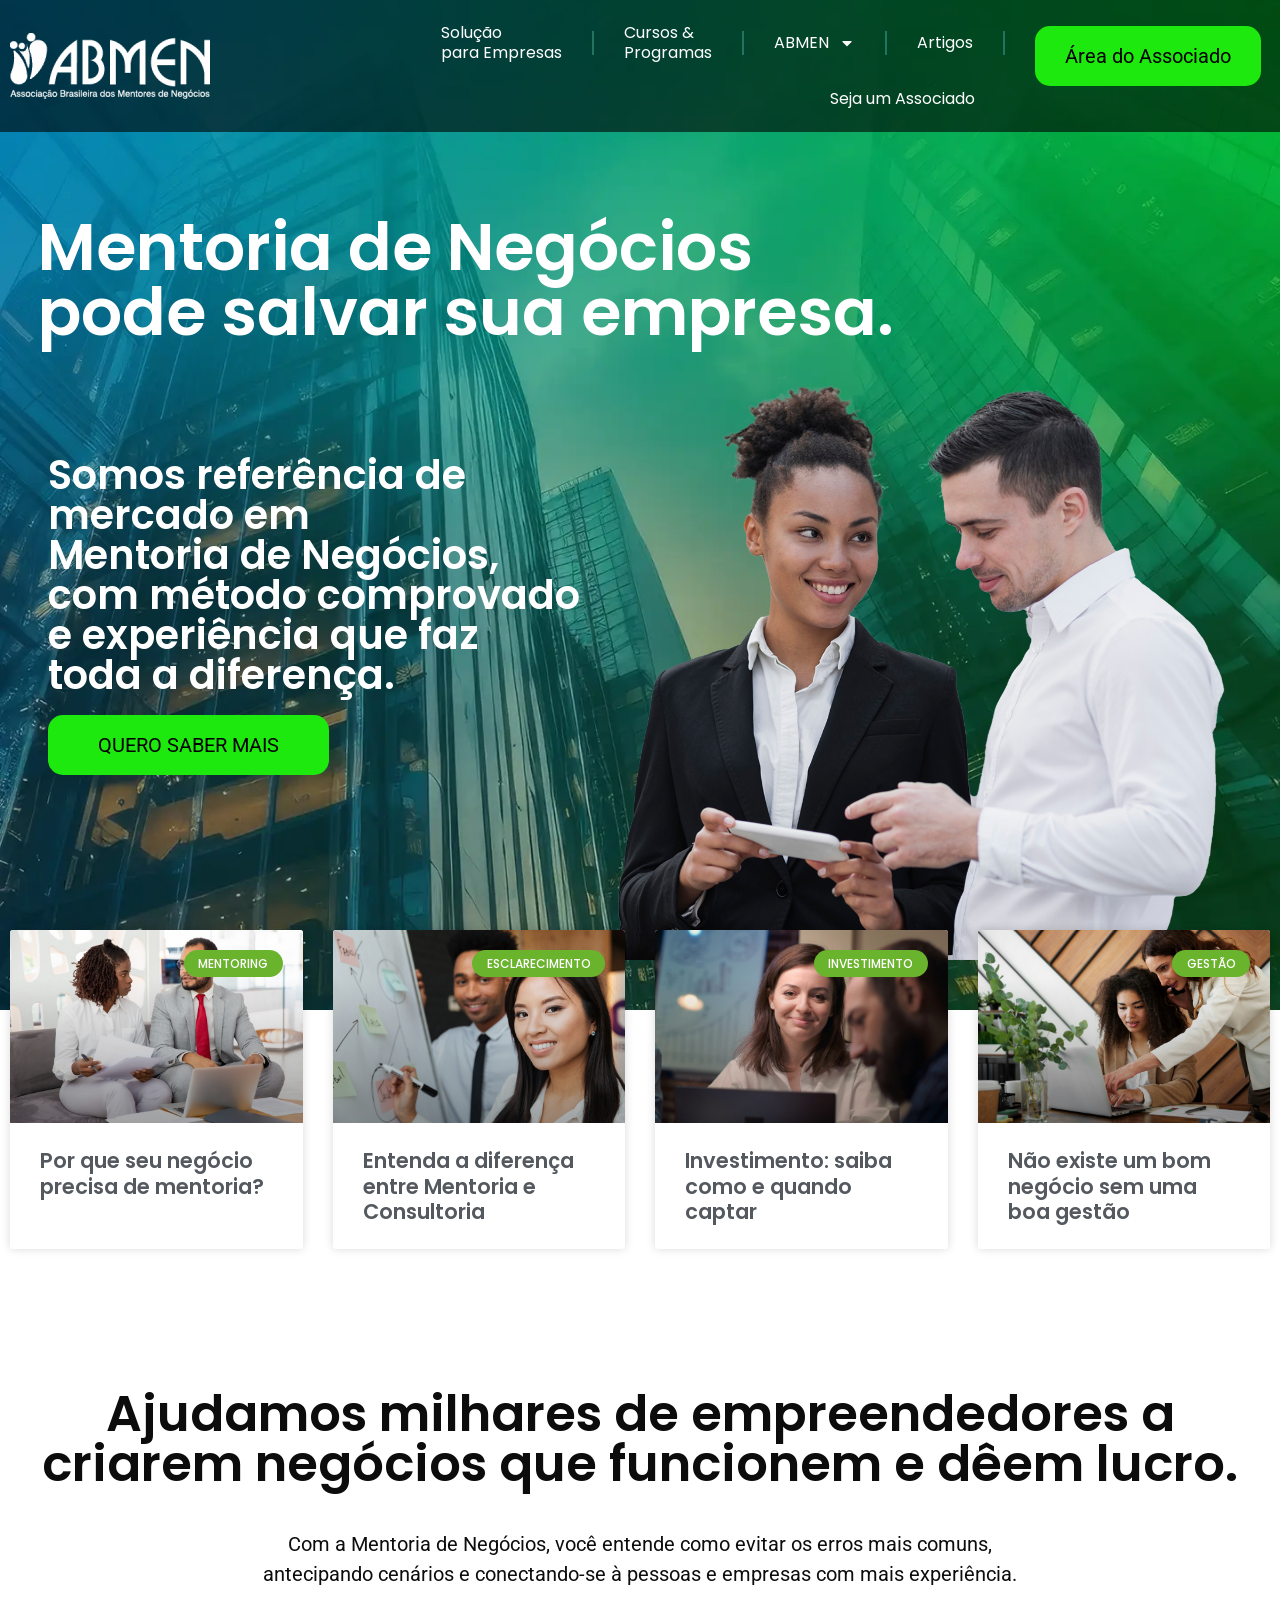
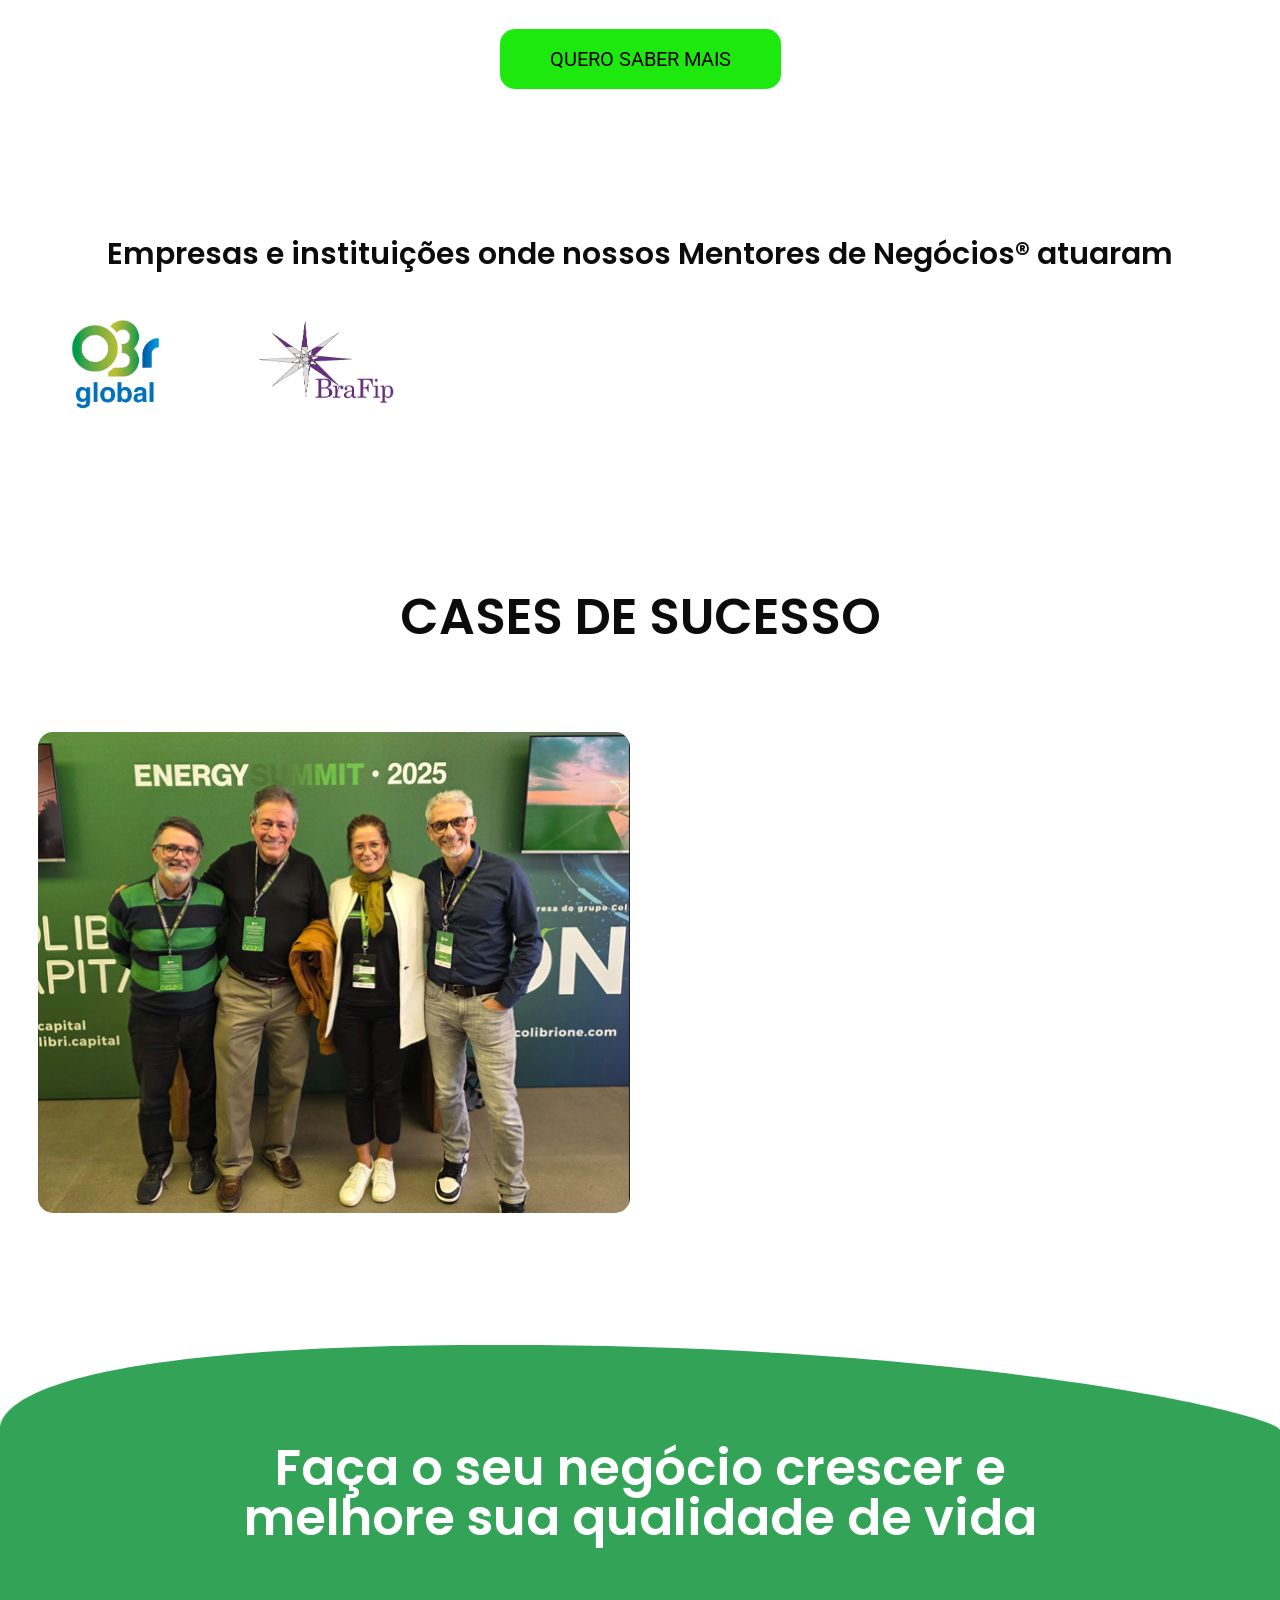
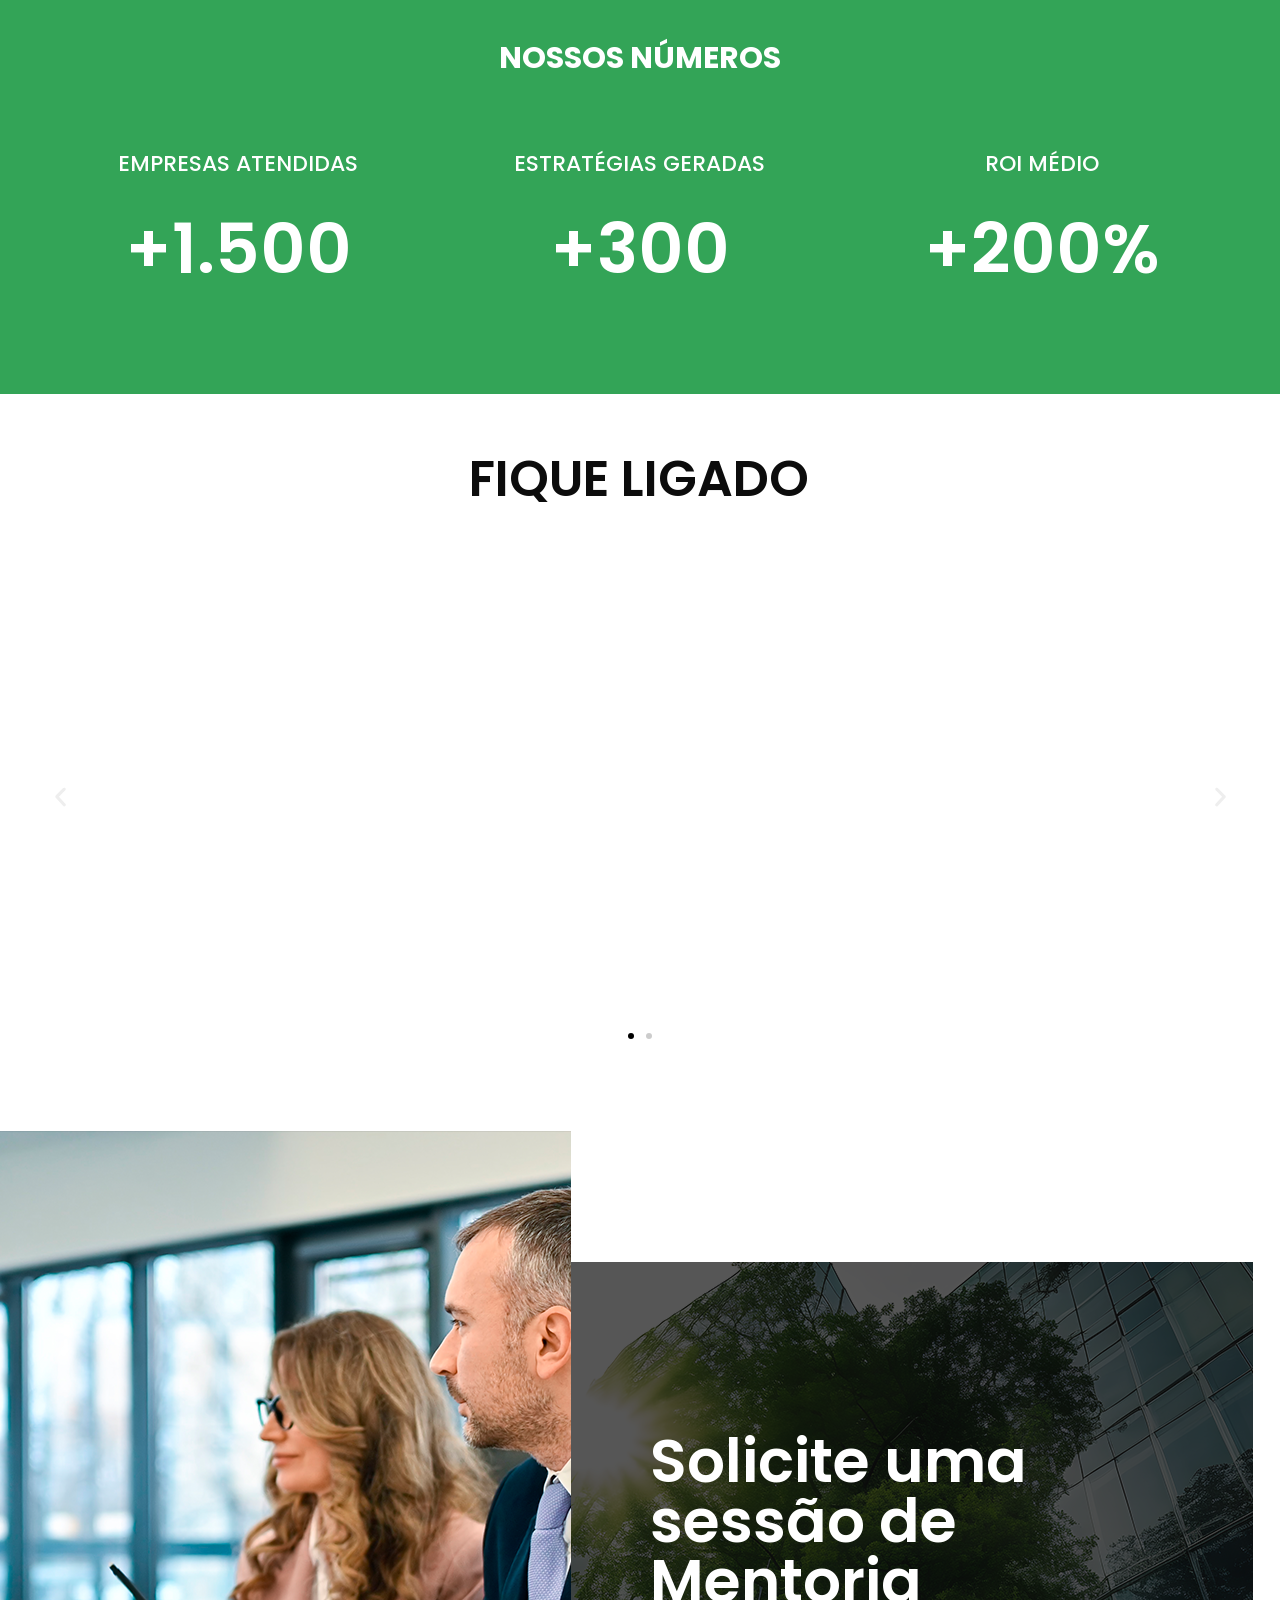
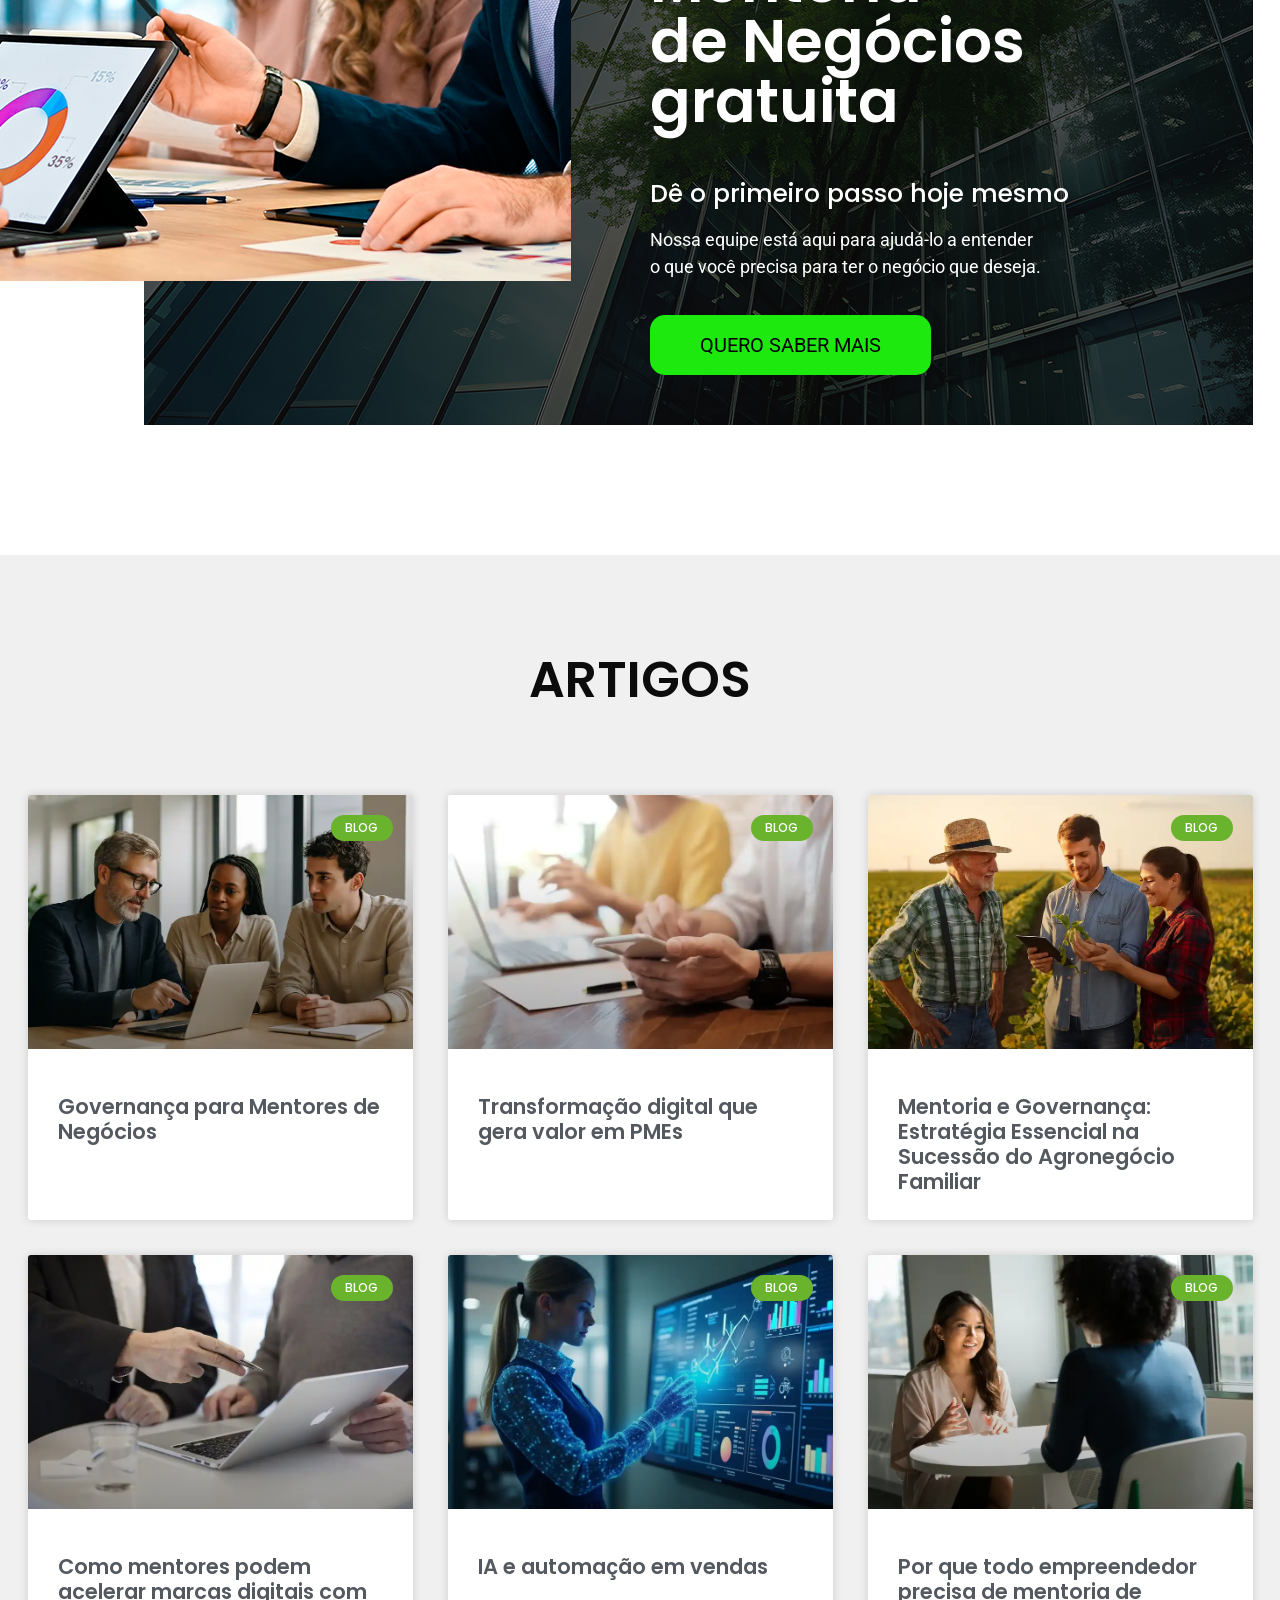
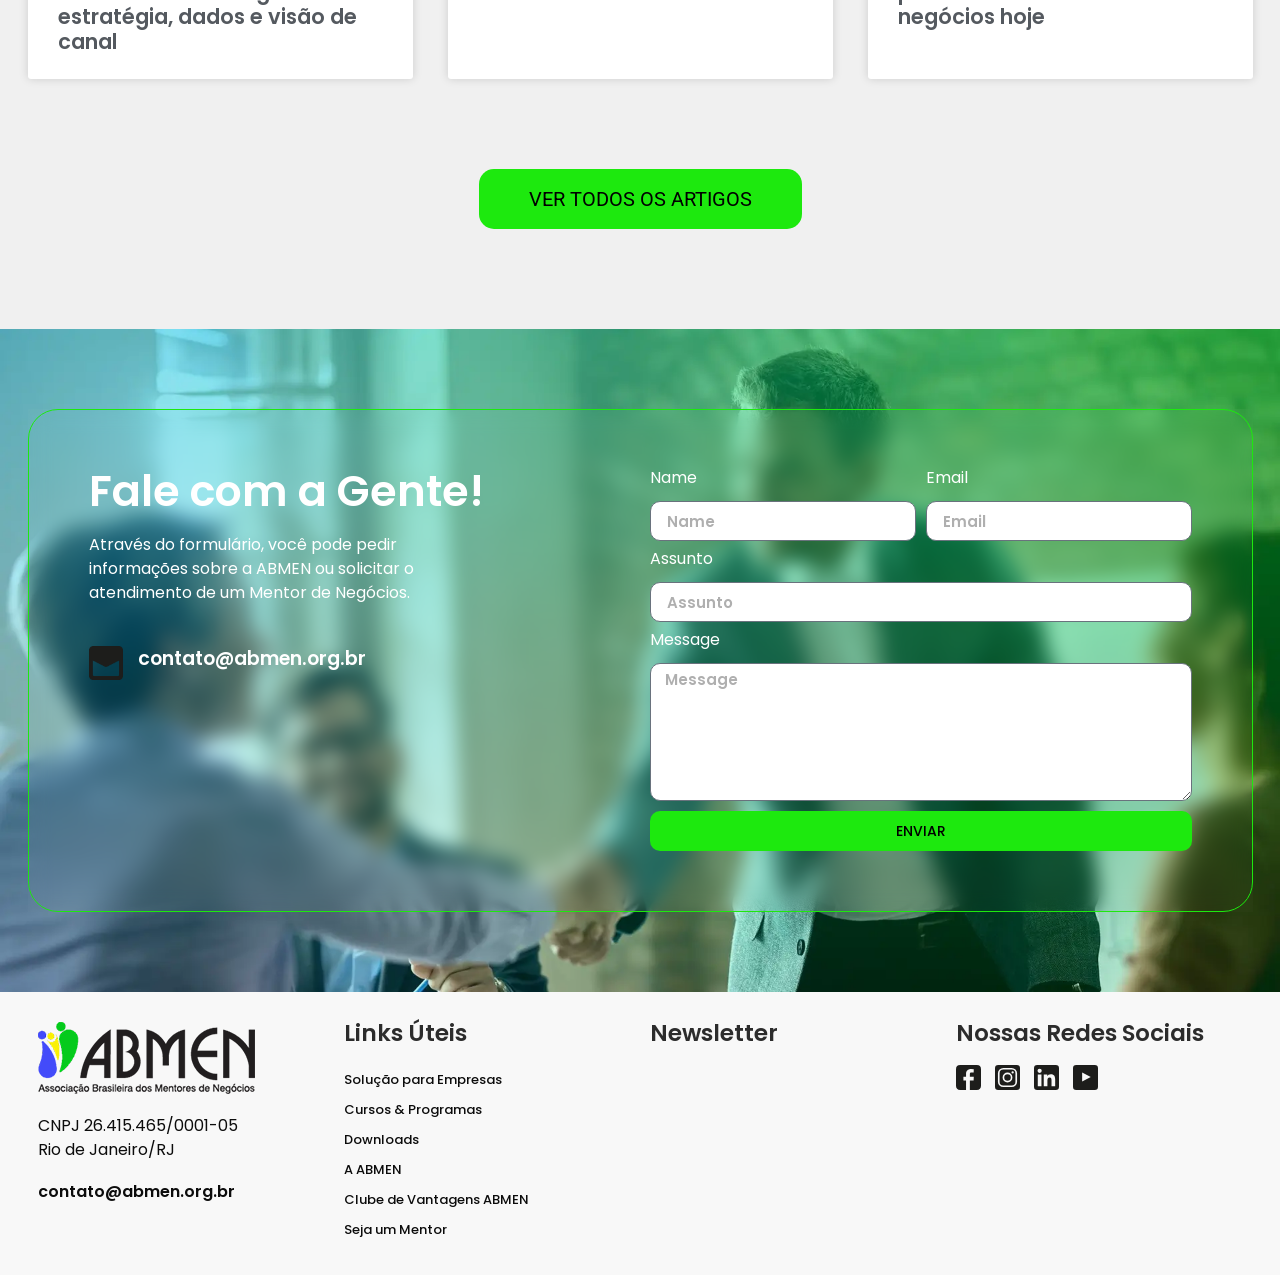
<file: index.html>
<!DOCTYPE html>
<html lang="pt-BR" style="scroll-behavior: auto;"><head>
<meta charset="utf-8"/>
<meta content="width=device-width, initial-scale=1" name="viewport"/>
<style data-tippy-stylesheet="">.tippy-box[data-animation=fade][data-state=hidden]{opacity:0}[data-tippy-root]{max-width:calc(100vw - 10px)}.tippy-box{position:relative;background-color:#333;color:#fff;border-radius:4px;font-size:14px;line-height:1.4;white-space:normal;outline:0;transition-property:transform,visibility,opacity}.tippy-box[data-placement^=top]>.tippy-arrow{bottom:0}.tippy-box[data-placement^=top]>.tippy-arrow:before{bottom:-7px;left:0;border-width:8px 8px 0;border-top-color:initial;transform-origin:center top}.tippy-box[data-placement^=bottom]>.tippy-arrow{top:0}.tippy-box[data-placement^=bottom]>.tippy-arrow:before{top:-7px;left:0;border-width:0 8px 8px;border-bottom-color:initial;transform-origin:center bottom}.tippy-box[data-placement^=left]>.tippy-arrow{right:0}.tippy-box[data-placement^=left]>.tippy-arrow:before{border-width:8px 0 8px 8px;border-left-color:initial;right:-7px;transform-origin:center left}.tippy-box[data-placement^=right]>.tippy-arrow{left:0}.tippy-box[data-placement^=right]>.tippy-arrow:before{left:-7px;border-width:8px 8px 8px 0;border-right-color:initial;transform-origin:center right}.tippy-box[data-inertia][data-state=visible]{transition-timing-function:cubic-bezier(.54,1.5,.38,1.11)}.tippy-arrow{width:16px;height:16px;color:#333}.tippy-arrow:before{content:"";position:absolute;border-color:transparent;border-style:solid}.tippy-content{position:relative;padding:5px 9px;z-index:1}</style><link href="https://gmpg.org/xfn/11" rel="profile"/>
<title>ABMEN – Associação Brasileira dos Mentores de Negócios</title>
<meta content="max-image-preview:large" name="robots"/>
<link href="https://abmen.org.br/feed/" rel="alternate" title="Feed para ABMEN »" type="application/rss+xml"/>
<link href="https://abmen.org.br/comments/feed/" rel="alternate" title="Feed de comentários para ABMEN »" type="application/rss+xml"/>
<link href="https://abmen.org.br/wp-json/oembed/1.0/embed?url=https%3A%2F%2Fabmen.org.br%2F" rel="alternate" title="oEmbed (JSON)" type="application/json+oembed"/>
<link href="https://abmen.org.br/wp-json/oembed/1.0/embed?url=https%3A%2F%2Fabmen.org.br%2F&amp;format=xml" rel="alternate" title="oEmbed (XML)" type="text/xml+oembed"/>
<style id="wp-img-auto-sizes-contain-inline-css">
img:is([sizes=auto i],[sizes^="auto," i]){contain-intrinsic-size:3000px 1500px}
/*# sourceURL=wp-img-auto-sizes-contain-inline-css */
</style>
<style id="wp-emoji-styles-inline-css">

	img.wp-smiley, img.emoji {
		display: inline !important;
		border: none !important;
		box-shadow: none !important;
		height: 1em !important;
		width: 1em !important;
		margin: 0 0.07em !important;
		vertical-align: -0.1em !important;
		background: none !important;
		padding: 0 !important;
	}
/*# sourceURL=wp-emoji-styles-inline-css */
</style>
<style id="classic-theme-styles-inline-css">
/*! This file is auto-generated */
.wp-block-button__link{color:#fff;background-color:#32373c;border-radius:9999px;box-shadow:none;text-decoration:none;padding:calc(.667em + 2px) calc(1.333em + 2px);font-size:1.125em}.wp-block-file__button{background:#32373c;color:#fff;text-decoration:none}
/*# sourceURL=/wp-includes/css/classic-themes.min.css */
</style>
<style id="global-styles-inline-css">
:root{--wp--preset--aspect-ratio--square: 1;--wp--preset--aspect-ratio--4-3: 4/3;--wp--preset--aspect-ratio--3-4: 3/4;--wp--preset--aspect-ratio--3-2: 3/2;--wp--preset--aspect-ratio--2-3: 2/3;--wp--preset--aspect-ratio--16-9: 16/9;--wp--preset--aspect-ratio--9-16: 9/16;--wp--preset--color--black: #000000;--wp--preset--color--cyan-bluish-gray: #abb8c3;--wp--preset--color--white: #ffffff;--wp--preset--color--pale-pink: #f78da7;--wp--preset--color--vivid-red: #cf2e2e;--wp--preset--color--luminous-vivid-orange: #ff6900;--wp--preset--color--luminous-vivid-amber: #fcb900;--wp--preset--color--light-green-cyan: #7bdcb5;--wp--preset--color--vivid-green-cyan: #00d084;--wp--preset--color--pale-cyan-blue: #8ed1fc;--wp--preset--color--vivid-cyan-blue: #0693e3;--wp--preset--color--vivid-purple: #9b51e0;--wp--preset--gradient--vivid-cyan-blue-to-vivid-purple: linear-gradient(135deg,rgb(6,147,227) 0%,rgb(155,81,224) 100%);--wp--preset--gradient--light-green-cyan-to-vivid-green-cyan: linear-gradient(135deg,rgb(122,220,180) 0%,rgb(0,208,130) 100%);--wp--preset--gradient--luminous-vivid-amber-to-luminous-vivid-orange: linear-gradient(135deg,rgb(252,185,0) 0%,rgb(255,105,0) 100%);--wp--preset--gradient--luminous-vivid-orange-to-vivid-red: linear-gradient(135deg,rgb(255,105,0) 0%,rgb(207,46,46) 100%);--wp--preset--gradient--very-light-gray-to-cyan-bluish-gray: linear-gradient(135deg,rgb(238,238,238) 0%,rgb(169,184,195) 100%);--wp--preset--gradient--cool-to-warm-spectrum: linear-gradient(135deg,rgb(74,234,220) 0%,rgb(151,120,209) 20%,rgb(207,42,186) 40%,rgb(238,44,130) 60%,rgb(251,105,98) 80%,rgb(254,248,76) 100%);--wp--preset--gradient--blush-light-purple: linear-gradient(135deg,rgb(255,206,236) 0%,rgb(152,150,240) 100%);--wp--preset--gradient--blush-bordeaux: linear-gradient(135deg,rgb(254,205,165) 0%,rgb(254,45,45) 50%,rgb(107,0,62) 100%);--wp--preset--gradient--luminous-dusk: linear-gradient(135deg,rgb(255,203,112) 0%,rgb(199,81,192) 50%,rgb(65,88,208) 100%);--wp--preset--gradient--pale-ocean: linear-gradient(135deg,rgb(255,245,203) 0%,rgb(182,227,212) 50%,rgb(51,167,181) 100%);--wp--preset--gradient--electric-grass: linear-gradient(135deg,rgb(202,248,128) 0%,rgb(113,206,126) 100%);--wp--preset--gradient--midnight: linear-gradient(135deg,rgb(2,3,129) 0%,rgb(40,116,252) 100%);--wp--preset--font-size--small: 13px;--wp--preset--font-size--medium: 20px;--wp--preset--font-size--large: 36px;--wp--preset--font-size--x-large: 42px;--wp--preset--spacing--20: 0.44rem;--wp--preset--spacing--30: 0.67rem;--wp--preset--spacing--40: 1rem;--wp--preset--spacing--50: 1.5rem;--wp--preset--spacing--60: 2.25rem;--wp--preset--spacing--70: 3.38rem;--wp--preset--spacing--80: 5.06rem;--wp--preset--shadow--natural: 6px 6px 9px rgba(0, 0, 0, 0.2);--wp--preset--shadow--deep: 12px 12px 50px rgba(0, 0, 0, 0.4);--wp--preset--shadow--sharp: 6px 6px 0px rgba(0, 0, 0, 0.2);--wp--preset--shadow--outlined: 6px 6px 0px -3px rgb(255, 255, 255), 6px 6px rgb(0, 0, 0);--wp--preset--shadow--crisp: 6px 6px 0px rgb(0, 0, 0);}:where(.is-layout-flex){gap: 0.5em;}:where(.is-layout-grid){gap: 0.5em;}body .is-layout-flex{display: flex;}.is-layout-flex{flex-wrap: wrap;align-items: center;}.is-layout-flex > :is(*, div){margin: 0;}body .is-layout-grid{display: grid;}.is-layout-grid > :is(*, div){margin: 0;}:where(.wp-block-columns.is-layout-flex){gap: 2em;}:where(.wp-block-columns.is-layout-grid){gap: 2em;}:where(.wp-block-post-template.is-layout-flex){gap: 1.25em;}:where(.wp-block-post-template.is-layout-grid){gap: 1.25em;}.has-black-color{color: var(--wp--preset--color--black) !important;}.has-cyan-bluish-gray-color{color: var(--wp--preset--color--cyan-bluish-gray) !important;}.has-white-color{color: var(--wp--preset--color--white) !important;}.has-pale-pink-color{color: var(--wp--preset--color--pale-pink) !important;}.has-vivid-red-color{color: var(--wp--preset--color--vivid-red) !important;}.has-luminous-vivid-orange-color{color: var(--wp--preset--color--luminous-vivid-orange) !important;}.has-luminous-vivid-amber-color{color: var(--wp--preset--color--luminous-vivid-amber) !important;}.has-light-green-cyan-color{color: var(--wp--preset--color--light-green-cyan) !important;}.has-vivid-green-cyan-color{color: var(--wp--preset--color--vivid-green-cyan) !important;}.has-pale-cyan-blue-color{color: var(--wp--preset--color--pale-cyan-blue) !important;}.has-vivid-cyan-blue-color{color: var(--wp--preset--color--vivid-cyan-blue) !important;}.has-vivid-purple-color{color: var(--wp--preset--color--vivid-purple) !important;}.has-black-background-color{background-color: var(--wp--preset--color--black) !important;}.has-cyan-bluish-gray-background-color{background-color: var(--wp--preset--color--cyan-bluish-gray) !important;}.has-white-background-color{background-color: var(--wp--preset--color--white) !important;}.has-pale-pink-background-color{background-color: var(--wp--preset--color--pale-pink) !important;}.has-vivid-red-background-color{background-color: var(--wp--preset--color--vivid-red) !important;}.has-luminous-vivid-orange-background-color{background-color: var(--wp--preset--color--luminous-vivid-orange) !important;}.has-luminous-vivid-amber-background-color{background-color: var(--wp--preset--color--luminous-vivid-amber) !important;}.has-light-green-cyan-background-color{background-color: var(--wp--preset--color--light-green-cyan) !important;}.has-vivid-green-cyan-background-color{background-color: var(--wp--preset--color--vivid-green-cyan) !important;}.has-pale-cyan-blue-background-color{background-color: var(--wp--preset--color--pale-cyan-blue) !important;}.has-vivid-cyan-blue-background-color{background-color: var(--wp--preset--color--vivid-cyan-blue) !important;}.has-vivid-purple-background-color{background-color: var(--wp--preset--color--vivid-purple) !important;}.has-black-border-color{border-color: var(--wp--preset--color--black) !important;}.has-cyan-bluish-gray-border-color{border-color: var(--wp--preset--color--cyan-bluish-gray) !important;}.has-white-border-color{border-color: var(--wp--preset--color--white) !important;}.has-pale-pink-border-color{border-color: var(--wp--preset--color--pale-pink) !important;}.has-vivid-red-border-color{border-color: var(--wp--preset--color--vivid-red) !important;}.has-luminous-vivid-orange-border-color{border-color: var(--wp--preset--color--luminous-vivid-orange) !important;}.has-luminous-vivid-amber-border-color{border-color: var(--wp--preset--color--luminous-vivid-amber) !important;}.has-light-green-cyan-border-color{border-color: var(--wp--preset--color--light-green-cyan) !important;}.has-vivid-green-cyan-border-color{border-color: var(--wp--preset--color--vivid-green-cyan) !important;}.has-pale-cyan-blue-border-color{border-color: var(--wp--preset--color--pale-cyan-blue) !important;}.has-vivid-cyan-blue-border-color{border-color: var(--wp--preset--color--vivid-cyan-blue) !important;}.has-vivid-purple-border-color{border-color: var(--wp--preset--color--vivid-purple) !important;}.has-vivid-cyan-blue-to-vivid-purple-gradient-background{background: var(--wp--preset--gradient--vivid-cyan-blue-to-vivid-purple) !important;}.has-light-green-cyan-to-vivid-green-cyan-gradient-background{background: var(--wp--preset--gradient--light-green-cyan-to-vivid-green-cyan) !important;}.has-luminous-vivid-amber-to-luminous-vivid-orange-gradient-background{background: var(--wp--preset--gradient--luminous-vivid-amber-to-luminous-vivid-orange) !important;}.has-luminous-vivid-orange-to-vivid-red-gradient-background{background: var(--wp--preset--gradient--luminous-vivid-orange-to-vivid-red) !important;}.has-very-light-gray-to-cyan-bluish-gray-gradient-background{background: var(--wp--preset--gradient--very-light-gray-to-cyan-bluish-gray) !important;}.has-cool-to-warm-spectrum-gradient-background{background: var(--wp--preset--gradient--cool-to-warm-spectrum) !important;}.has-blush-light-purple-gradient-background{background: var(--wp--preset--gradient--blush-light-purple) !important;}.has-blush-bordeaux-gradient-background{background: var(--wp--preset--gradient--blush-bordeaux) !important;}.has-luminous-dusk-gradient-background{background: var(--wp--preset--gradient--luminous-dusk) !important;}.has-pale-ocean-gradient-background{background: var(--wp--preset--gradient--pale-ocean) !important;}.has-electric-grass-gradient-background{background: var(--wp--preset--gradient--electric-grass) !important;}.has-midnight-gradient-background{background: var(--wp--preset--gradient--midnight) !important;}.has-small-font-size{font-size: var(--wp--preset--font-size--small) !important;}.has-medium-font-size{font-size: var(--wp--preset--font-size--medium) !important;}.has-large-font-size{font-size: var(--wp--preset--font-size--large) !important;}.has-x-large-font-size{font-size: var(--wp--preset--font-size--x-large) !important;}
:where(.wp-block-post-template.is-layout-flex){gap: 1.25em;}:where(.wp-block-post-template.is-layout-grid){gap: 1.25em;}
:where(.wp-block-term-template.is-layout-flex){gap: 1.25em;}:where(.wp-block-term-template.is-layout-grid){gap: 1.25em;}
:where(.wp-block-columns.is-layout-flex){gap: 2em;}:where(.wp-block-columns.is-layout-grid){gap: 2em;}
:root :where(.wp-block-pullquote){font-size: 1.5em;line-height: 1.6;}
/*# sourceURL=global-styles-inline-css */
</style>
<link href="assets/styles_d1cdd7053d16.css" id="contact-form-7-css" media="all" rel="stylesheet"/>
<link href="assets/extension_36c3d6ca1b3f.css" id="pafe-extension-style-free-css" media="all" rel="stylesheet"/>
<link href="assets/style_7223b4a22092.css" id="hello-elementor-css" media="all" rel="stylesheet"/>
<link href="assets/theme_a83a4c2ed26e.css" id="hello-elementor-theme-style-css" media="all" rel="stylesheet"/>
<link href="assets/header-footer_e4cc1f2be541.css" id="hello-elementor-header-footer-css" media="all" rel="stylesheet"/>
<link href="assets/frontend_1251406ec5aa.css" id="elementor-frontend-css" media="all" rel="stylesheet"/>
<link href="assets/post-6_b2aab8a040b5.css" id="elementor-post-6-css" media="all" rel="stylesheet"/>
<link href="assets/widget-image_f3d20f3a5bae.css" id="widget-image-css" media="all" rel="stylesheet"/>
<link href="assets/widget-nav-menu_7205a729f49d.css" id="widget-nav-menu-css" media="all" rel="stylesheet"/>
<link href="assets/widget-heading_1386ca81d9f3.css" id="widget-heading-css" media="all" rel="stylesheet"/>
<link href="assets/widget-social-icons_5ffeaf7ddd68.css" id="widget-social-icons-css" media="all" rel="stylesheet"/>
<link href="assets/apple-webkit_94c9109078b7.css" id="e-apple-webkit-css" media="all" rel="stylesheet"/>
<link href="assets/widget-spacer_39482a41edd9.css" id="widget-spacer-css" media="all" rel="stylesheet"/>
<link href="assets/widget-posts_7d7aefcb4ea9.css" id="widget-posts-css" media="all" rel="stylesheet"/>
<link href="assets/swiper_5fcabca4fb2d.css" id="swiper-css" media="all" rel="stylesheet"/>
<link href="assets/e-swiper_b6b45a035ed3.css" id="e-swiper-css" media="all" rel="stylesheet"/>
<link href="assets/widget-image-carousel_d1c5c922fb2b.css" id="widget-image-carousel-css" media="all" rel="stylesheet"/>
<link href="assets/fadeInLeft_8a2a5bbceb0e.css" id="e-animation-fadeInLeft-css" media="all" rel="stylesheet"/>
<link href="assets/fadeInRight_7a8d2c29a131.css" id="e-animation-fadeInRight-css" media="all" rel="stylesheet"/>
<link href="assets/widget-counter_1c3948509055.css" id="widget-counter-css" media="all" rel="stylesheet"/>
<link href="assets/shapes_0fddedc5b2a1.css" id="e-shapes-css" media="all" rel="stylesheet"/>
<link href="assets/widget-image-box_896041a9f693.css" id="widget-image-box-css" media="all" rel="stylesheet"/>
<link href="assets/widget-form_f9d186bbf746.css" id="widget-form-css" media="all" rel="stylesheet"/>
<link href="assets/post-7_226647af6d20.css" id="elementor-post-7-css" media="all" rel="stylesheet"/>
<link href="assets/post-27_dce53d64f25b.css" id="elementor-post-27-css" media="all" rel="stylesheet"/>
<link href="assets/post-91_2f6d13734ae6.css" id="elementor-post-91-css" media="all" rel="stylesheet"/>
<link href="assets/poppins_12b8b848db71.css" id="elementor-gf-local-poppins-css" media="all" rel="stylesheet"/>
<link href="assets/roboto_e614dbc4bdd9.css" id="elementor-gf-local-roboto-css" media="all" rel="stylesheet"/>



<link href="https://abmen.org.br/wp-json/" rel="https://api.w.org/"/><link href="https://abmen.org.br/wp-json/wp/v2/pages/7" rel="alternate" title="JSON" type="application/json"/><link href="https://abmen.org.br/" rel="canonical"/>
<meta content="Elementor 3.35.9; features: e_font_icon_svg, additional_custom_breakpoints; settings: css_print_method-external, google_font-enabled, font_display-swap" name="generator"/>
<style>
				.e-con.e-parent:nth-of-type(n+4):not(.e-lazyloaded):not(.e-no-lazyload),
				.e-con.e-parent:nth-of-type(n+4):not(.e-lazyloaded):not(.e-no-lazyload) * {
					background-image: none !important;
				}
				@media screen and (max-height: 1024px) {
					.e-con.e-parent:nth-of-type(n+3):not(.e-lazyloaded):not(.e-no-lazyload),
					.e-con.e-parent:nth-of-type(n+3):not(.e-lazyloaded):not(.e-no-lazyload) * {
						background-image: none !important;
					}
				}
				@media screen and (max-height: 640px) {
					.e-con.e-parent:nth-of-type(n+2):not(.e-lazyloaded):not(.e-no-lazyload),
					.e-con.e-parent:nth-of-type(n+2):not(.e-lazyloaded):not(.e-no-lazyload) * {
						background-image: none !important;
					}
				}
			</style>
<link href="assets/faveicon_5b14bf7f697e.webp" rel="icon" sizes="32x32"/>
<link href="assets/faveicon_5b14bf7f697e.webp" rel="icon" sizes="192x192"/>
<link href="assets/faveicon_5b14bf7f697e.webp" rel="apple-touch-icon"/>
<meta content="assets/faveicon_5b14bf7f697e.webp" name="msapplication-TileImage"/>
<style id="wp-custom-css">
			.page-header {
  display: none;
}
.ab1 {width: 49.7%;display: inline-block;font-size: 20px;font-family: Poppins;color: #fff;}
.ab2 {font-size: 20px;font-family: Poppins;color: #fff;}
.wpcf7-form-control.wpcf7-submit.has-spinner {
  background: #1DE90E;
  border: none;
  width: 49%;
  padding: 15px;
  text-transform: uppercase;
  font-size: 20px;
  font-family: Poppins;
  color: #000;
}
#submit {
  background: #1DE90E;
  border: none;
  width: 35%;
  padding: 15px;
  text-transform: uppercase;
  font-size: 17px;
  font-family: Poppins;
  color: #000;
}
a {
  background-color: transparent;
  text-decoration: none;
  color: #1DE90E;
}
.elementor-posts .elementor-post__avatar img {
  border-radius: 50%;
  width: 60px;
  pointer-events: all;
  transform: translateY(-50%);
  display: none;
}
.elementor-7 .elementor-element.elementor-element-c668aab .elementor-post__text {
  margin-top: 0;
}

@media only screen and (max-width: 600px) {.ab1 {width: 100%;display: inline-block;font-size: 20px;font-family: Poppins;color: #fff;}}		</style>
<style data-scroll-fix="true">
        /* Scroll fixes for offline viewing */
        html, body {
            overflow: auto !important;
            overflow-x: hidden !important;
            height: auto !important;
            min-height: 100% !important;
            scroll-behavior: auto !important;
            opacity: 1 !important;
            visibility: visible !important;
        }
        
        /* Force visibility - many sites use JS animations for initial display */
        body, .wrapper, main, #__next, #app, .page, .content {
            opacity: 1 !important;
            visibility: visible !important;
            transform: none !important;
        }
        
        /* Disable loader/preloader overlays */
        .loader, .preloader, .loading, [class*="loader"], [class*="preloader"] {
            display: none !important;
            opacity: 0 !important;
        }
        
        /* Show elements that might be hidden for animation */
        .word-inner, .char, .line, [data-aos], [data-scroll],
        .hero-text span, .hero-fade, [class*="hero"] span {
            opacity: 1 !important;
            transform: none !important;
            visibility: visible !important;
        }
        
        /* Reset Tailwind animation utility classes */
        .translate-y-full, .translate-x-full, .-translate-y-full, .-translate-x-full,
        .translate-y-1\/2, .-translate-y-1\/2, .translate-y-\[100\%\], .translate-y-\[110\%\] {
            transform: none !important;
        }
        
        /* Force visibility on common hidden-for-animation patterns */
        .opacity-0, [class*="opacity-0"] {
            opacity: 1 !important;
        }
        
        /* Reset scale transforms used for animations */
        .scale-0, .scale-50, .scale-75 {
            transform: none !important;
        }
        
        html.lenis, html.lenis-smooth, 
        body.lenis, body.lenis-smooth,
        .lenis-wrapper, .lenis-content,
        [data-lenis-prevent], [data-scroll-container] {
            overflow: visible !important;
            height: auto !important;
        }
        
        /* Fix flex containers that might cut off content */
        body.flex.items-center,
        body.flex.justify-center {
            align-items: flex-start !important;
            min-height: 100vh;
            height: auto !important;
        }
        
        /* Ensure main content scrolls */
        main, #__next, #__nuxt, #app, .main-content {
            overflow: visible !important;
            height: auto !important;
        }
        </style></head>
<body class="home wp-singular page-template-default page page-id-7 wp-custom-logo wp-theme-ABMEN elementor-default elementor-kit-6 elementor-page elementor-page-7 e--ua-blink e--ua-mac e--ua-webkit" data-elementor-device-mode="desktop" data-rsssl="1" style="scroll-behavior: auto;">
<a class="skip-link screen-reader-text" href="#content">Ir para o conteúdo</a>
<header class="elementor elementor-27 elementor-location-header" data-elementor-id="27" data-elementor-post-type="elementor_library" data-elementor-type="header">
<section class="elementor-section elementor-top-section elementor-element elementor-element-84b7572 elementor-section-content-middle elementor-section-boxed elementor-section-height-default elementor-section-height-default" data-e-type="section" data-element_type="section" data-id="84b7572" data-settings='{"background_background":"classic"}' id="header">
<div class="elementor-background-overlay"></div>
<div class="elementor-container elementor-column-gap-default">
<div class="elementor-column elementor-col-33 elementor-top-column elementor-element elementor-element-861b884" data-e-type="column" data-element_type="column" data-id="861b884">
<div class="elementor-widget-wrap elementor-element-populated">
<div class="elementor-element elementor-element-033c11d elementor-widget elementor-widget-theme-site-logo elementor-widget-image" data-e-type="widget" data-element_type="widget" data-id="033c11d" data-widget_type="theme-site-logo.default">
<div class="elementor-widget-container">
<a href="https://abmen.org.br">
<img alt="abmen" loading="lazy" src="assets/abmen-qoqinya2chitmldtwo08xaky_178a828738d2.webp" title="abmen"/> </a>
</div>
</div>
</div>
</div>
<div class="elementor-column elementor-col-33 elementor-top-column elementor-element elementor-element-35d8c11" data-e-type="column" data-element_type="column" data-id="35d8c11">
<div class="elementor-widget-wrap elementor-element-populated">
<div class="elementor-element elementor-element-828ee26 elementor-nav-menu__align-end elementor-nav-menu--dropdown-mobile elementor-nav-menu__text-align-aside elementor-nav-menu--toggle elementor-nav-menu--burger elementor-widget elementor-widget-nav-menu" data-e-type="widget" data-element_type="widget" data-id="828ee26" data-settings='{"layout":"horizontal","submenu_icon":{"value":"&lt;svg aria-hidden=\"true\" class=\"e-font-icon-svg e-fas-caret-down\" viewBox=\"0 0 320 512\" xmlns=\"http:\/\/www.w3.org\/2000\/svg\"&gt;&lt;path d=\"M31.3 192h257.3c17.8 0 26.7 21.5 14.1 34.1L174.1 354.8c-7.8 7.8-20.5 7.8-28.3 0L17.2 226.1C4.6 213.5 13.5 192 31.3 192z\"&gt;&lt;\/path&gt;&lt;\/svg&gt;","library":"fa-solid"},"toggle":"burger"}' data-widget_type="nav-menu.default">
<div class="elementor-widget-container">
<nav aria-label="Menu" class="elementor-nav-menu--main elementor-nav-menu__container elementor-nav-menu--layout-horizontal e--pointer-underline e--animation-fade">
<ul class="elementor-nav-menu" data-smartmenus-id="17745364505870735" id="menu-1-828ee26"><li class="menu-item menu-item-type-custom menu-item-object-custom menu-item-22"><a aria-current="" class="elementor-item elementor-item-anchor" href="#contato">Solução <br/>para Empresas</a></li>
<li class="menu-item menu-item-type-post_type menu-item-object-page menu-item-934"><a class="elementor-item" href="https://abmen.org.br/cursos-programas/">Cursos &amp;<br/> Programas</a></li>
<li class="menu-item menu-item-type-post_type menu-item-object-page menu-item-has-children menu-item-188"><a aria-controls="sm-17745364505870735-2" aria-expanded="false" aria-haspopup="true" class="elementor-item has-submenu" href="https://abmen.org.br/a-abmen/" id="sm-17745364505870735-1">ABMEN<span class="sub-arrow"><svg aria-hidden="true" class="e-font-icon-svg e-fas-caret-down" viewbox="0 0 320 512" xmlns="http://www.w3.org/2000/svg"><path d="M31.3 192h257.3c17.8 0 26.7 21.5 14.1 34.1L174.1 354.8c-7.8 7.8-20.5 7.8-28.3 0L17.2 226.1C4.6 213.5 13.5 192 31.3 192z"></path></svg></span></a>
<ul aria-expanded="false" aria-hidden="true" aria-labelledby="sm-17745364505870735-1" class="sub-menu elementor-nav-menu--dropdown" id="sm-17745364505870735-2" role="group">
<li class="menu-item menu-item-type-custom menu-item-object-custom menu-item-25"><a class="elementor-sub-item elementor-item-anchor" href="https://abmen.org.br/a-abmen/#sobre">Quem Somos</a></li>
<li class="menu-item menu-item-type-custom menu-item-object-custom menu-item-189"><a class="elementor-sub-item elementor-item-anchor" href="https://abmen.org.br/a-abmen/#mentorias">O que é a Mentoria</a></li>
<li class="menu-item menu-item-type-post_type menu-item-object-page menu-item-241"><a class="elementor-sub-item" href="https://abmen.org.br/diretoria/">Diretoria</a></li>
<li class="menu-item menu-item-type-post_type menu-item-object-page menu-item-261"><a class="elementor-sub-item" href="https://abmen.org.br/downloads/">Downloads</a></li>
<li class="menu-item menu-item-type-post_type menu-item-object-page menu-item-1251"><a class="elementor-sub-item" href="https://abmen.org.br/clube-de-vantagens-abmen/">Clube de Vantagens ABMEN</a></li>
</ul>
</li>
<li class="menu-item menu-item-type-post_type menu-item-object-page menu-item-2777"><a class="elementor-item" href="https://abmen.org.br/artigos/">Artigos</a></li>
<li class="menu-item menu-item-type-post_type menu-item-object-page menu-item-192"><a class="elementor-item" href="https://abmen.org.br/quero-me-associar/">Seja um Associado</a></li>
</ul> </nav>
<div aria-expanded="false" aria-label="Menu Toggle" class="elementor-menu-toggle" role="button" tabindex="0">
<svg aria-hidden="true" class="elementor-menu-toggle__icon--open e-font-icon-svg e-eicon-menu-bar" role="presentation" viewbox="0 0 1000 1000" xmlns="http://www.w3.org/2000/svg"><path d="M104 333H896C929 333 958 304 958 271S929 208 896 208H104C71 208 42 237 42 271S71 333 104 333ZM104 583H896C929 583 958 554 958 521S929 458 896 458H104C71 458 42 487 42 521S71 583 104 583ZM104 833H896C929 833 958 804 958 771S929 708 896 708H104C71 708 42 737 42 771S71 833 104 833Z"></path></svg><svg aria-hidden="true" class="elementor-menu-toggle__icon--close e-font-icon-svg e-eicon-close" role="presentation" viewbox="0 0 1000 1000" xmlns="http://www.w3.org/2000/svg"><path d="M742 167L500 408 258 167C246 154 233 150 217 150 196 150 179 158 167 167 154 179 150 196 150 212 150 229 154 242 171 254L408 500 167 742C138 771 138 800 167 829 196 858 225 858 254 829L496 587 738 829C750 842 767 846 783 846 800 846 817 842 829 829 842 817 846 804 846 783 846 767 842 750 829 737L588 500 833 258C863 229 863 200 833 171 804 137 775 137 742 167Z"></path></svg> </div>
<nav aria-hidden="true" class="elementor-nav-menu--dropdown elementor-nav-menu__container" style="--menu-height: 0;">
<ul class="elementor-nav-menu" data-smartmenus-id="17745364505924753" id="menu-2-828ee26"><li class="menu-item menu-item-type-custom menu-item-object-custom menu-item-22"><a class="elementor-item elementor-item-anchor" href="#contato" tabindex="-1">Solução <br/>para Empresas</a></li>
<li class="menu-item menu-item-type-post_type menu-item-object-page menu-item-934"><a class="elementor-item" href="https://abmen.org.br/cursos-programas/" tabindex="-1">Cursos &amp;<br/> Programas</a></li>
<li class="menu-item menu-item-type-post_type menu-item-object-page menu-item-has-children menu-item-188"><a aria-controls="sm-17745364505924753-2" aria-expanded="false" aria-haspopup="true" class="elementor-item has-submenu" href="https://abmen.org.br/a-abmen/" id="sm-17745364505924753-1" tabindex="-1">ABMEN<span class="sub-arrow"><svg aria-hidden="true" class="e-font-icon-svg e-fas-caret-down" viewbox="0 0 320 512" xmlns="http://www.w3.org/2000/svg"><path d="M31.3 192h257.3c17.8 0 26.7 21.5 14.1 34.1L174.1 354.8c-7.8 7.8-20.5 7.8-28.3 0L17.2 226.1C4.6 213.5 13.5 192 31.3 192z"></path></svg></span></a>
<ul aria-expanded="false" aria-hidden="true" aria-labelledby="sm-17745364505924753-1" class="sub-menu elementor-nav-menu--dropdown" id="sm-17745364505924753-2" role="group">
<li class="menu-item menu-item-type-custom menu-item-object-custom menu-item-25"><a class="elementor-sub-item elementor-item-anchor" href="https://abmen.org.br/a-abmen/#sobre" tabindex="-1">Quem Somos</a></li>
<li class="menu-item menu-item-type-custom menu-item-object-custom menu-item-189"><a class="elementor-sub-item elementor-item-anchor" href="https://abmen.org.br/a-abmen/#mentorias" tabindex="-1">O que é a Mentoria</a></li>
<li class="menu-item menu-item-type-post_type menu-item-object-page menu-item-241"><a class="elementor-sub-item" href="https://abmen.org.br/diretoria/" tabindex="-1">Diretoria</a></li>
<li class="menu-item menu-item-type-post_type menu-item-object-page menu-item-261"><a class="elementor-sub-item" href="https://abmen.org.br/downloads/" tabindex="-1">Downloads</a></li>
<li class="menu-item menu-item-type-post_type menu-item-object-page menu-item-1251"><a class="elementor-sub-item" href="https://abmen.org.br/clube-de-vantagens-abmen/" tabindex="-1">Clube de Vantagens ABMEN</a></li>
</ul>
</li>
<li class="menu-item menu-item-type-post_type menu-item-object-page menu-item-2777"><a class="elementor-item" href="https://abmen.org.br/artigos/" tabindex="-1">Artigos</a></li>
<li class="menu-item menu-item-type-post_type menu-item-object-page menu-item-192"><a class="elementor-item" href="https://abmen.org.br/quero-me-associar/" tabindex="-1">Seja um Associado</a></li>
</ul> </nav>
</div>
</div>
</div>
</div>
<div class="elementor-column elementor-col-33 elementor-top-column elementor-element elementor-element-b797051" data-e-type="column" data-element_type="column" data-id="b797051">
<div class="elementor-widget-wrap elementor-element-populated">
<div class="elementor-element elementor-element-d8f4d63 elementor-align-right elementor-hidden-mobile elementor-widget elementor-widget-button" data-e-type="widget" data-element_type="widget" data-id="d8f4d63" data-widget_type="button.default">
<div class="elementor-widget-container">
<div class="elementor-button-wrapper">
<a class="elementor-button elementor-button-link elementor-size-sm" href="#">
<span class="elementor-button-content-wrapper">
<span class="elementor-button-text">Área do Associado</span>
</span>
</a>
</div>
</div>
</div>
<div class="elementor-element elementor-element-df96617 elementor-align-right elementor-hidden-desktop elementor-hidden-tablet elementor-widget elementor-widget-button" data-e-type="widget" data-element_type="widget" data-id="df96617" data-widget_type="button.default">
<div class="elementor-widget-container">
<div class="elementor-button-wrapper">
<a class="elementor-button elementor-button-link elementor-size-sm" href="#">
<span class="elementor-button-content-wrapper">
<span class="elementor-button-text">Área do Associado</span>
</span>
</a>
</div>
</div>
</div>
</div>
</div>
</div>
</section>
</header>
<main class="site-main post-7 page type-page status-publish hentry" id="content">
<div class="page-content">
<div class="elementor elementor-7" data-elementor-id="7" data-elementor-post-type="page" data-elementor-type="wp-post">
<section class="elementor-section elementor-top-section elementor-element elementor-element-9ef1819 elementor-section-boxed elementor-section-height-default elementor-section-height-default" data-e-type="section" data-element_type="section" data-id="9ef1819" data-settings='{"background_background":"classic"}'>
<div class="elementor-container elementor-column-gap-default">
<div class="elementor-column elementor-col-100 elementor-top-column elementor-element elementor-element-ecfca34" data-e-type="column" data-element_type="column" data-id="ecfca34">
<div class="elementor-widget-wrap elementor-element-populated">
<div class="elementor-element elementor-element-094363f elementor-widget elementor-widget-spacer" data-e-type="widget" data-element_type="widget" data-id="094363f" data-widget_type="spacer.default">
<div class="elementor-widget-container">
<div class="elementor-spacer">
<div class="elementor-spacer-inner"></div>
</div>
</div>
</div>
<div class="elementor-element elementor-element-a36e452 elementor-widget elementor-widget-heading" data-e-type="widget" data-element_type="widget" data-id="a36e452" data-widget_type="heading.default">
<div class="elementor-widget-container">
<h2 class="elementor-heading-title elementor-size-default">Mentoria de Negócios <br/>
pode salvar sua empresa.</h2> </div>
</div>
<section class="elementor-section elementor-inner-section elementor-element elementor-element-fddde88 elementor-section-boxed elementor-section-height-default elementor-section-height-default" data-e-type="section" data-element_type="section" data-id="fddde88">
<div class="elementor-container elementor-column-gap-default">
<div class="elementor-column elementor-col-50 elementor-inner-column elementor-element elementor-element-8637545" data-e-type="column" data-element_type="column" data-id="8637545">
<div class="elementor-widget-wrap elementor-element-populated">
<div class="elementor-element elementor-element-ec7213f elementor-widget elementor-widget-spacer" data-e-type="widget" data-element_type="widget" data-id="ec7213f" data-widget_type="spacer.default">
<div class="elementor-widget-container">
<div class="elementor-spacer">
<div class="elementor-spacer-inner"></div>
</div>
</div>
</div>
<div class="elementor-element elementor-element-4471f22 elementor-widget elementor-widget-heading" data-e-type="widget" data-element_type="widget" data-id="4471f22" data-widget_type="heading.default">
<div class="elementor-widget-container">
<h2 class="elementor-heading-title elementor-size-default">Somos referência
de mercado em<br/>
Mentoria de Negócios,<br/>
com método comprovado
e experiência que faz
toda a diferença.
</h2> </div>
</div>
<div class="elementor-element elementor-element-dad3be0 elementor-widget elementor-widget-button" data-e-type="widget" data-element_type="widget" data-id="dad3be0" data-widget_type="button.default">
<div class="elementor-widget-container">
<div class="elementor-button-wrapper">
<a class="elementor-button elementor-button-link elementor-size-sm" href="#contato">
<span class="elementor-button-content-wrapper">
<span class="elementor-button-text">QUERO SABER MAIS</span>
</span>
</a>
</div>
</div>
</div>
</div>
</div>
<div class="elementor-column elementor-col-50 elementor-inner-column elementor-element elementor-element-d358697" data-e-type="column" data-element_type="column" data-id="d358697">
<div class="elementor-widget-wrap elementor-element-populated">
<div class="elementor-element elementor-element-f5ef4ee elementor-widget elementor-widget-image" data-e-type="widget" data-element_type="widget" data-id="f5ef4ee" data-widget_type="image.default">
<div class="elementor-widget-container">
<img alt="" class="attachment-full size-full wp-image-106" decoding="async" fetchpriority="high" height="1000" sizes="(max-width: 1060px) 100vw, 1060px" src="assets/fazemos_sua_empresa_crescer_21502c1da8fd.webp" srcset="assets/fazemos_sua_empresa_crescer_21502c1da8fd.webp 1060w, assets/fazemos_sua_empresa_crescer-30_01c5b7e77002.webp 300w, assets/fazemos_sua_empresa_crescer-10_6ee98a39d780.webp 1024w, assets/fazemos_sua_empresa_crescer-76_22cfb2d1023d.webp 768w" width="1060"/> </div>
</div>
</div>
</div>
</div>
</section>
</div>
</div>
</div>
</section>
<section class="elementor-section elementor-top-section elementor-element elementor-element-da89bbc elementor-section-full_width elementor-section-height-default elementor-section-height-default" data-e-type="section" data-element_type="section" data-id="da89bbc">
<div class="elementor-container elementor-column-gap-default">
<div class="elementor-column elementor-col-100 elementor-top-column elementor-element elementor-element-41d17dd" data-e-type="column" data-element_type="column" data-id="41d17dd">
<div class="elementor-widget-wrap elementor-element-populated">
<div class="elementor-element elementor-element-c668aab elementor-grid-4 elementor-grid-tablet-2 elementor-grid-mobile-1 elementor-posts--thumbnail-top elementor-posts--show-avatar elementor-card-shadow-yes elementor-posts__hover-gradient elementor-widget elementor-widget-posts" data-e-type="widget" data-element_type="widget" data-id="c668aab" data-settings='{"cards_columns":"4","cards_columns_tablet":"2","cards_columns_mobile":"1","cards_row_gap":{"unit":"px","size":35,"sizes":[]},"cards_row_gap_tablet":{"unit":"px","size":"","sizes":[]},"cards_row_gap_mobile":{"unit":"px","size":"","sizes":[]}}' data-widget_type="posts.cards">
<div class="elementor-widget-container">
<div class="elementor-posts-container elementor-posts elementor-posts--skin-cards elementor-grid elementor-has-item-ratio" role="list">
<article class="elementor-post elementor-grid-item post-198 post type-post status-publish format-standard has-post-thumbnail hentry category-mentoring" role="listitem">
<div class="elementor-post__card">
<a class="elementor-post__thumbnail__link" href="https://abmen.org.br/por-que-seu-negocio-precisa-de-mentoria/" tabindex="-1"><div class="elementor-post__thumbnail"><img alt="" class="attachment-full size-full wp-image-327" decoding="async" height="593" sizes="(max-width: 890px) 100vw, 890px" src="assets/porque-seu-negocio-precisa-de-_c2cfb99d0be3.png" srcset="assets/porque-seu-negocio-precisa-de-_c2cfb99d0be3.png 890w, assets/porque-seu-negocio-precisa-de-_b68718838eae.png 300w, assets/porque-seu-negocio-precisa-de-_6119f8748bca.png 768w" width="890"/></div></a>
<div class="elementor-post__badge">MENTORING</div>
<div class="elementor-post__avatar">
<img alt="webabmen" class="avatar avatar-128 photo" height="128" src="assets/92f989fb876ab7b15a749a74815c69_f001643d4ffe.jpg" srcset="assets/92f989fb876ab7b15a749a74815c69_2d24fbb35d3c.jpg 2x" width="128"/> </div>
<div class="elementor-post__text">
<h3 class="elementor-post__title">
<a href="https://abmen.org.br/por-que-seu-negocio-precisa-de-mentoria/">
				Por que seu negócio precisa de mentoria?			</a>
</h3>
</div>
</div>
</article>
<article class="elementor-post elementor-grid-item post-196 post type-post status-publish format-standard has-post-thumbnail hentry category-esclarecimento" role="listitem">
<div class="elementor-post__card">
<a class="elementor-post__thumbnail__link" href="https://abmen.org.br/entenda-a-diferenca-entre-mentoria-e-consultoria/" tabindex="-1"><div class="elementor-post__thumbnail"><img alt="" class="attachment-full size-full wp-image-335" decoding="async" height="593" sizes="(max-width: 890px) 100vw, 890px" src="assets/diferenca-entre-consultoria-e-_e1dfd8fb89ab.png" srcset="assets/diferenca-entre-consultoria-e-_e1dfd8fb89ab.png 890w, assets/diferenca-entre-consultoria-e-_05be6d70abb5.png 300w, assets/diferenca-entre-consultoria-e-_1b3e2027b1ec.png 768w" width="890"/></div></a>
<div class="elementor-post__badge">ESCLARECIMENTO</div>
<div class="elementor-post__avatar">
<img alt="webabmen" class="avatar avatar-128 photo" height="128" src="assets/92f989fb876ab7b15a749a74815c69_f001643d4ffe.jpg" srcset="assets/92f989fb876ab7b15a749a74815c69_2d24fbb35d3c.jpg 2x" width="128"/> </div>
<div class="elementor-post__text">
<h3 class="elementor-post__title">
<a href="https://abmen.org.br/entenda-a-diferenca-entre-mentoria-e-consultoria/">
				Entenda a diferença entre Mentoria e Consultoria			</a>
</h3>
</div>
</div>
</article>
<article class="elementor-post elementor-grid-item post-194 post type-post status-publish format-standard has-post-thumbnail hentry category-investimento" role="listitem">
<div class="elementor-post__card">
<a class="elementor-post__thumbnail__link" href="https://abmen.org.br/investimento-saiba-como-e-quando-captar/" tabindex="-1"><div class="elementor-post__thumbnail elementor-fit-height"><img alt="" class="attachment-full size-full wp-image-338" decoding="async" height="500" loading="lazy" sizes="(max-width: 890px) 100vw, 890px" src="assets/investimento-abmen_10ba404a6b40.png" srcset="assets/investimento-abmen_10ba404a6b40.png 890w, assets/investimento-abmen-300x169_2ce36d2cb326.png 300w, assets/investimento-abmen-768x431_514be92d03c4.png 768w" width="890"/></div></a>
<div class="elementor-post__badge">INVESTIMENTO</div>
<div class="elementor-post__avatar">
<img alt="webabmen" class="avatar avatar-128 photo" height="128" src="assets/92f989fb876ab7b15a749a74815c69_f001643d4ffe.jpg" srcset="assets/92f989fb876ab7b15a749a74815c69_2d24fbb35d3c.jpg 2x" width="128"/> </div>
<div class="elementor-post__text">
<h3 class="elementor-post__title">
<a href="https://abmen.org.br/investimento-saiba-como-e-quando-captar/">
				Investimento: saiba como e quando captar			</a>
</h3>
</div>
</div>
</article>
<article class="elementor-post elementor-grid-item post-1 post type-post status-publish format-standard has-post-thumbnail hentry category-gestao" role="listitem">
<div class="elementor-post__card">
<a class="elementor-post__thumbnail__link" href="https://abmen.org.br/nao-existe-um-bom-negocio-sem-uma-boa-gestao/" tabindex="-1"><div class="elementor-post__thumbnail"><img alt="" class="attachment-full size-full wp-image-337" decoding="async" height="594" loading="lazy" sizes="(max-width: 890px) 100vw, 890px" src="assets/nao-existe-bom-negocios-sem-bo_a7c3bb41b237.png" srcset="assets/nao-existe-bom-negocios-sem-bo_a7c3bb41b237.png 890w, assets/nao-existe-bom-negocios-sem-bo_c646b334adb2.png 300w, assets/nao-existe-bom-negocios-sem-bo_92152be30938.png 768w" width="890"/></div></a>
<div class="elementor-post__badge">GESTÃO</div>
<div class="elementor-post__avatar">
<img alt="webabmen" class="avatar avatar-128 photo" height="128" src="assets/92f989fb876ab7b15a749a74815c69_f001643d4ffe.jpg" srcset="assets/92f989fb876ab7b15a749a74815c69_2d24fbb35d3c.jpg 2x" width="128"/> </div>
<div class="elementor-post__text">
<h3 class="elementor-post__title">
<a href="https://abmen.org.br/nao-existe-um-bom-negocio-sem-uma-boa-gestao/">
				Não existe um bom negócio sem uma boa gestão			</a>
</h3>
</div>
</div>
</article>
</div>
</div>
</div>
</div>
</div>
</div>
</section>
<section class="elementor-section elementor-top-section elementor-element elementor-element-6ed1c3b elementor-section-boxed elementor-section-height-default elementor-section-height-default" data-e-type="section" data-element_type="section" data-id="6ed1c3b">
<div class="elementor-container elementor-column-gap-default">
<div class="elementor-column elementor-col-100 elementor-top-column elementor-element elementor-element-0a260d5" data-e-type="column" data-element_type="column" data-id="0a260d5">
<div class="elementor-widget-wrap elementor-element-populated">
<div class="elementor-element elementor-element-3aff36c elementor-widget elementor-widget-heading" data-e-type="widget" data-element_type="widget" data-id="3aff36c" data-widget_type="heading.default">
<div class="elementor-widget-container">
<h2 class="elementor-heading-title elementor-size-default">Ajudamos milhares de empreendedores a criarem negócios que funcionem e dêem lucro.</h2> </div>
</div>
<div class="elementor-element elementor-element-565b988 elementor-widget elementor-widget-text-editor" data-e-type="widget" data-element_type="widget" data-id="565b988" data-widget_type="text-editor.default">
<div class="elementor-widget-container">
									Com a Mentoria de Negócios, você entende como evitar os erros mais comuns,<br/>
antecipando cenários e conectando-se à pessoas e empresas com mais experiência.
								</div>
</div>
<div class="elementor-element elementor-element-8ecf406 elementor-align-center elementor-widget elementor-widget-button" data-e-type="widget" data-element_type="widget" data-id="8ecf406" data-widget_type="button.default">
<div class="elementor-widget-container">
<div class="elementor-button-wrapper">
<a class="elementor-button elementor-button-link elementor-size-sm" href="#contato">
<span class="elementor-button-content-wrapper">
<span class="elementor-button-text">QUERO SABER MAIS</span>
</span>
</a>
</div>
</div>
</div>
</div>
</div>
</div>
</section>
<section class="elementor-section elementor-top-section elementor-element elementor-element-041b736 elementor-section-full_width elementor-section-height-default elementor-section-height-default" data-e-type="section" data-element_type="section" data-id="041b736">
<div class="elementor-container elementor-column-gap-default">
<div class="elementor-column elementor-col-100 elementor-top-column elementor-element elementor-element-d008e8e" data-e-type="column" data-element_type="column" data-id="d008e8e">
<div class="elementor-widget-wrap elementor-element-populated e-swiper-container">
<div class="elementor-element elementor-element-63878e8 elementor-widget elementor-widget-heading" data-e-type="widget" data-element_type="widget" data-id="63878e8" data-widget_type="heading.default">
<div class="elementor-widget-container">
<h2 class="elementor-heading-title elementor-size-default">Empresas e instituições onde nossos Mentores de Negócios® atuaram</h2> </div>
</div>
<div class="elementor-element elementor-element-1f75651 elementor-widget elementor-widget-image-carousel e-widget-swiper" data-e-type="widget" data-element_type="widget" data-id="1f75651" data-settings='{"slides_to_show":"9","navigation":"none","slides_to_show_mobile":"3","slides_to_scroll":"1","autoplay":"yes","pause_on_hover":"yes","pause_on_interaction":"yes","autoplay_speed":5000,"infinite":"yes","speed":500}' data-widget_type="image-carousel.default">
<div class="elementor-widget-container">
<div aria-label="Carrossel de imagens" aria-roledescription="carousel" class="elementor-image-carousel-wrapper swiper swiper-initialized swiper-horizontal swiper-pointer-events" dir="ltr" role="region">
<div aria-live="off" class="elementor-image-carousel swiper-wrapper" id="swiper-wrapper-2ce6dc3810104b37a2" style="transform: translate3d(-2322.22px, 0px, 0px); transition-duration: 0ms;"><div aria-hidden="true" aria-label="10 / 18" aria-roledescription="slide" class="swiper-slide swiper-slide-duplicate" data-swiper-slide-index="9" inert="" role="group" style="width: 211.111px;"><figure class="swiper-slide-inner"><img alt="x MARACAS site-10" class="swiper-slide-image" decoding="async" src="assets/x-MARACAS-site-10_43e3e634b602.png"/></figure></div><div aria-hidden="true" aria-label="11 / 18" aria-roledescription="slide" class="swiper-slide swiper-slide-duplicate" data-swiper-slide-index="10" inert="" role="group" style="width: 211.111px;"><figure class="swiper-slide-inner"><img alt="x MARACAS site-11" class="swiper-slide-image" decoding="async" src="assets/x-MARACAS-site-11_a2f352ab1901.png"/></figure></div><div aria-hidden="true" aria-label="12 / 18" aria-roledescription="slide" class="swiper-slide swiper-slide-duplicate" data-swiper-slide-index="11" inert="" role="group" style="width: 211.111px;"><figure class="swiper-slide-inner"><img alt="x MARACAS site-12" class="swiper-slide-image" decoding="async" src="assets/x-MARACAS-site-12_a5adf79b0908.png"/></figure></div><div aria-hidden="true" aria-label="13 / 18" aria-roledescription="slide" class="swiper-slide swiper-slide-duplicate" data-swiper-slide-index="12" inert="" role="group" style="width: 211.111px;"><figure class="swiper-slide-inner"><img alt="x MARACAS site-13" class="swiper-slide-image" decoding="async" src="assets/x-MARACAS-site-13_08d5777ffa98.png"/></figure></div><div aria-hidden="true" aria-label="14 / 18" aria-roledescription="slide" class="swiper-slide swiper-slide-duplicate" data-swiper-slide-index="13" inert="" role="group" style="width: 211.111px;"><figure class="swiper-slide-inner"><img alt="x MARACAS site-14" class="swiper-slide-image" decoding="async" src="assets/x-MARACAS-site-14_0f0f3657da6b.png"/></figure></div><div aria-hidden="true" aria-label="15 / 18" aria-roledescription="slide" class="swiper-slide swiper-slide-duplicate" data-swiper-slide-index="14" inert="" role="group" style="width: 211.111px;"><figure class="swiper-slide-inner"><img alt="MARCA assespro15" class="swiper-slide-image" decoding="async" src="assets/MARCA-assespro15_adbc84b71d37.png"/></figure></div><div aria-hidden="true" aria-label="16 / 18" aria-roledescription="slide" class="swiper-slide swiper-slide-duplicate" data-swiper-slide-index="15" inert="" role="group" style="width: 211.111px;"><figure class="swiper-slide-inner"><img alt="MARCA clube emp16" class="swiper-slide-image" decoding="async" src="assets/MARCA-clube-emp16_2031fc72cf71.png"/></figure></div><div aria-hidden="true" aria-label="17 / 18" aria-roledescription="slide" class="swiper-slide swiper-slide-duplicate" data-swiper-slide-index="16" inert="" role="group" style="width: 211.111px;"><figure class="swiper-slide-inner"><img alt="MAR COR 17" class="swiper-slide-image" decoding="async" src="assets/MAR-COR-17_081621dced0d.png"/></figure></div><div aria-hidden="true" aria-label="18 / 18" aria-roledescription="slide" class="swiper-slide swiper-slide-duplicate" data-swiper-slide-index="17" inert="" role="group" style="width: 211.111px;"><figure class="swiper-slide-inner"><img alt="MARACAS site Energy Hub-18" class="swiper-slide-image" decoding="async" src="assets/MARACAS-site-Energy-Hub-18-1_a67de03ff70a.png"/></figure></div>
<div aria-hidden="true" aria-label="1 / 18" aria-roledescription="slide" class="swiper-slide" data-swiper-slide-index="0" inert="" role="group" style="width: 211.111px;"><figure class="swiper-slide-inner"><img alt="x MARACAS site_01" class="swiper-slide-image" decoding="async" src="assets/x-MARACAS-site_01_1312cefe0d33.png"/></figure></div><div aria-hidden="true" aria-label="2 / 18" aria-roledescription="slide" class="swiper-slide swiper-slide-prev" data-swiper-slide-index="1" inert="" role="group" style="width: 211.111px;"><figure class="swiper-slide-inner"><img alt="x MARACAS site-02" class="swiper-slide-image" decoding="async" src="assets/x-MARACAS-site-02_040c8c4a4686.png"/></figure></div><div aria-label="3 / 18" aria-roledescription="slide" class="swiper-slide swiper-slide-active" data-swiper-slide-index="2" role="group" style="width: 211.111px;"><figure class="swiper-slide-inner"><img alt="x MARACAS site-03" class="swiper-slide-image" decoding="async" src="assets/x-MARACAS-site-03_733d0c1815a6.png"/></figure></div><div aria-label="4 / 18" aria-roledescription="slide" class="swiper-slide swiper-slide-next" data-swiper-slide-index="3" role="group" style="width: 211.111px;"><figure class="swiper-slide-inner"><img alt="x MARACAS site-04" class="swiper-slide-image" decoding="async" src="assets/x-MARACAS-site-04_61c32e866e0b.png"/></figure></div><div aria-label="5 / 18" aria-roledescription="slide" class="swiper-slide" data-swiper-slide-index="4" role="group" style="width: 211.111px;"><figure class="swiper-slide-inner"><img alt="x MARACAS site-05" class="swiper-slide-image" decoding="async" src="assets/x-MARACAS-site-05_14530dcd51e7.png"/></figure></div><div aria-label="6 / 18" aria-roledescription="slide" class="swiper-slide" data-swiper-slide-index="5" role="group" style="width: 211.111px;"><figure class="swiper-slide-inner"><img alt="x MARACAS site-06" class="swiper-slide-image" decoding="async" src="assets/x-MARACAS-site-06_71185fee686e.png"/></figure></div><div aria-label="7 / 18" aria-roledescription="slide" class="swiper-slide" data-swiper-slide-index="6" role="group" style="width: 211.111px;"><figure class="swiper-slide-inner"><img alt="x MARACAS site-07" class="swiper-slide-image" decoding="async" src="assets/x-MARACAS-site-07_6bd8a3c82f43.png"/></figure></div><div aria-label="8 / 18" aria-roledescription="slide" class="swiper-slide" data-swiper-slide-index="7" role="group" style="width: 211.111px;"><figure class="swiper-slide-inner"><img alt="x MARACAS site-08" class="swiper-slide-image" decoding="async" src="assets/x-MARACAS-site-08_17930561a186.png"/></figure></div><div aria-label="9 / 18" aria-roledescription="slide" class="swiper-slide" data-swiper-slide-index="8" role="group" style="width: 211.111px;"><figure class="swiper-slide-inner"><img alt="x MARACAS site-09" class="swiper-slide-image" decoding="async" src="assets/x-MARACAS-site-09_195c5c29e532.png"/></figure></div><div aria-label="10 / 18" aria-roledescription="slide" class="swiper-slide" data-swiper-slide-index="9" role="group" style="width: 211.111px;"><figure class="swiper-slide-inner"><img alt="x MARACAS site-10" class="swiper-slide-image" decoding="async" src="assets/x-MARACAS-site-10_43e3e634b602.png"/></figure></div><div aria-label="11 / 18" aria-roledescription="slide" class="swiper-slide" data-swiper-slide-index="10" role="group" style="width: 211.111px;"><figure class="swiper-slide-inner"><img alt="x MARACAS site-11" class="swiper-slide-image" decoding="async" src="assets/x-MARACAS-site-11_a2f352ab1901.png"/></figure></div><div aria-hidden="true" aria-label="12 / 18" aria-roledescription="slide" class="swiper-slide" data-swiper-slide-index="11" inert="" role="group" style="width: 211.111px;"><figure class="swiper-slide-inner"><img alt="x MARACAS site-12" class="swiper-slide-image" decoding="async" src="assets/x-MARACAS-site-12_a5adf79b0908.png"/></figure></div><div aria-hidden="true" aria-label="13 / 18" aria-roledescription="slide" class="swiper-slide" data-swiper-slide-index="12" inert="" role="group" style="width: 211.111px;"><figure class="swiper-slide-inner"><img alt="x MARACAS site-13" class="swiper-slide-image" decoding="async" src="assets/x-MARACAS-site-13_08d5777ffa98.png"/></figure></div><div aria-hidden="true" aria-label="14 / 18" aria-roledescription="slide" class="swiper-slide" data-swiper-slide-index="13" inert="" role="group" style="width: 211.111px;"><figure class="swiper-slide-inner"><img alt="x MARACAS site-14" class="swiper-slide-image" decoding="async" src="assets/x-MARACAS-site-14_0f0f3657da6b.png"/></figure></div><div aria-hidden="true" aria-label="15 / 18" aria-roledescription="slide" class="swiper-slide" data-swiper-slide-index="14" inert="" role="group" style="width: 211.111px;"><figure class="swiper-slide-inner"><img alt="MARCA assespro15" class="swiper-slide-image" decoding="async" src="assets/MARCA-assespro15_adbc84b71d37.png"/></figure></div><div aria-hidden="true" aria-label="16 / 18" aria-roledescription="slide" class="swiper-slide" data-swiper-slide-index="15" inert="" role="group" style="width: 211.111px;"><figure class="swiper-slide-inner"><img alt="MARCA clube emp16" class="swiper-slide-image" decoding="async" src="assets/MARCA-clube-emp16_2031fc72cf71.png"/></figure></div><div aria-hidden="true" aria-label="17 / 18" aria-roledescription="slide" class="swiper-slide" data-swiper-slide-index="16" inert="" role="group" style="width: 211.111px;"><figure class="swiper-slide-inner"><img alt="MAR COR 17" class="swiper-slide-image" decoding="async" src="assets/MAR-COR-17_081621dced0d.png"/></figure></div><div aria-hidden="true" aria-label="18 / 18" aria-roledescription="slide" class="swiper-slide" data-swiper-slide-index="17" inert="" role="group" style="width: 211.111px;"><figure class="swiper-slide-inner"><img alt="MARACAS site Energy Hub-18" class="swiper-slide-image" decoding="async" src="assets/MARACAS-site-Energy-Hub-18-1_a67de03ff70a.png"/></figure></div> <div aria-hidden="true" aria-label="1 / 18" aria-roledescription="slide" class="swiper-slide swiper-slide-duplicate" data-swiper-slide-index="0" inert="" role="group" style="width: 211.111px;"><figure class="swiper-slide-inner"><img alt="x MARACAS site_01" class="swiper-slide-image" decoding="async" src="assets/x-MARACAS-site_01_1312cefe0d33.png"/></figure></div><div aria-hidden="true" aria-label="2 / 18" aria-roledescription="slide" class="swiper-slide swiper-slide-duplicate swiper-slide-duplicate-prev" data-swiper-slide-index="1" inert="" role="group" style="width: 211.111px;"><figure class="swiper-slide-inner"><img alt="x MARACAS site-02" class="swiper-slide-image" decoding="async" src="assets/x-MARACAS-site-02_040c8c4a4686.png"/></figure></div><div aria-hidden="true" aria-label="3 / 18" aria-roledescription="slide" class="swiper-slide swiper-slide-duplicate swiper-slide-duplicate-active" data-swiper-slide-index="2" inert="" role="group" style="width: 211.111px;"><figure class="swiper-slide-inner"><img alt="x MARACAS site-03" class="swiper-slide-image" decoding="async" src="assets/x-MARACAS-site-03_733d0c1815a6.png"/></figure></div><div aria-hidden="true" aria-label="4 / 18" aria-roledescription="slide" class="swiper-slide swiper-slide-duplicate swiper-slide-duplicate-next" data-swiper-slide-index="3" inert="" role="group" style="width: 211.111px;"><figure class="swiper-slide-inner"><img alt="x MARACAS site-04" class="swiper-slide-image" decoding="async" src="assets/x-MARACAS-site-04_61c32e866e0b.png"/></figure></div><div aria-hidden="true" aria-label="5 / 18" aria-roledescription="slide" class="swiper-slide swiper-slide-duplicate" data-swiper-slide-index="4" inert="" role="group" style="width: 211.111px;"><figure class="swiper-slide-inner"><img alt="x MARACAS site-05" class="swiper-slide-image" decoding="async" src="assets/x-MARACAS-site-05_14530dcd51e7.png"/></figure></div><div aria-hidden="true" aria-label="6 / 18" aria-roledescription="slide" class="swiper-slide swiper-slide-duplicate" data-swiper-slide-index="5" inert="" role="group" style="width: 211.111px;"><figure class="swiper-slide-inner"><img alt="x MARACAS site-06" class="swiper-slide-image" decoding="async" src="assets/x-MARACAS-site-06_71185fee686e.png"/></figure></div><div aria-hidden="true" aria-label="7 / 18" aria-roledescription="slide" class="swiper-slide swiper-slide-duplicate" data-swiper-slide-index="6" inert="" role="group" style="width: 211.111px;"><figure class="swiper-slide-inner"><img alt="x MARACAS site-07" class="swiper-slide-image" decoding="async" src="assets/x-MARACAS-site-07_6bd8a3c82f43.png"/></figure></div><div aria-hidden="true" aria-label="8 / 18" aria-roledescription="slide" class="swiper-slide swiper-slide-duplicate" data-swiper-slide-index="7" inert="" role="group" style="width: 211.111px;"><figure class="swiper-slide-inner"><img alt="x MARACAS site-08" class="swiper-slide-image" decoding="async" src="assets/x-MARACAS-site-08_17930561a186.png"/></figure></div><div aria-hidden="true" aria-label="9 / 18" aria-roledescription="slide" class="swiper-slide swiper-slide-duplicate" data-swiper-slide-index="8" inert="" role="group" style="width: 211.111px;"><figure class="swiper-slide-inner"><img alt="x MARACAS site-09" class="swiper-slide-image" decoding="async" src="assets/x-MARACAS-site-09_195c5c29e532.png"/></figure></div></div>
<span aria-atomic="true" aria-live="assertive" class="swiper-notification"></span></div>
</div>
</div>
</div>
</div>
</div>
</section>
<section class="elementor-section elementor-top-section elementor-element elementor-element-cf09294 elementor-section-boxed elementor-section-height-default elementor-section-height-default" data-e-type="section" data-element_type="section" data-id="cf09294">
<div class="elementor-container elementor-column-gap-default">
<div class="elementor-column elementor-col-100 elementor-top-column elementor-element elementor-element-f4263cf" data-e-type="column" data-element_type="column" data-id="f4263cf">
<div class="elementor-widget-wrap elementor-element-populated">
<div class="elementor-element elementor-element-8736a7c elementor-widget elementor-widget-heading" data-e-type="widget" data-element_type="widget" data-id="8736a7c" data-widget_type="heading.default">
<div class="elementor-widget-container">
<h2 class="elementor-heading-title elementor-size-default">CASES DE SUCESSO</h2> </div>
</div>
<div class="elementor-element elementor-element-14394c0 elementor-widget elementor-widget-spacer" data-e-type="widget" data-element_type="widget" data-id="14394c0" data-widget_type="spacer.default">
<div class="elementor-widget-container">
<div class="elementor-spacer">
<div class="elementor-spacer-inner"></div>
</div>
</div>
</div>
</div>
</div>
</div>
</section>
<section class="elementor-section elementor-top-section elementor-element elementor-element-26b275d elementor-section-boxed elementor-section-height-default elementor-section-height-default" data-e-type="section" data-element_type="section" data-id="26b275d">
<div class="elementor-container elementor-column-gap-default">
<div class="elementor-column elementor-col-50 elementor-top-column elementor-element elementor-element-de1554d" data-e-type="column" data-element_type="column" data-id="de1554d">
<div class="elementor-widget-wrap elementor-element-populated">
<div class="elementor-element elementor-element-ac7b415 elementor-widget elementor-widget-image animated fadeInLeft" data-e-type="widget" data-element_type="widget" data-id="ac7b415" data-settings='{"_animation":"fadeInLeft"}' data-widget_type="image.default">
<div class="elementor-widget-container">
<img alt="" class="attachment-large size-large wp-image-3424" decoding="async" height="483" loading="lazy" sizes="(max-width: 595px) 100vw, 595px" src="assets/CASES-energy-summit-2025_a8319379f471.png" srcset="assets/CASES-energy-summit-2025_a8319379f471.png 595w, assets/CASES-energy-summit-2025-300x2_9cea6a06f626.png 300w" width="595"/> </div>
</div>
</div>
</div>
<div class="elementor-column elementor-col-50 elementor-top-column elementor-element elementor-element-9d609ed" data-e-type="column" data-element_type="column" data-id="9d609ed">
<div class="elementor-widget-wrap elementor-element-populated">
<div class="elementor-element elementor-element-b9fe192 elementor-widget elementor-widget-image animated fadeInRight" data-e-type="widget" data-element_type="widget" data-id="b9fe192" data-settings='{"_animation":"fadeInRight"}' data-widget_type="image.default">
<div class="elementor-widget-container">
<img alt="" class="attachment-large size-large wp-image-3425" decoding="async" height="483" loading="lazy" sizes="(max-width: 595px) 100vw, 595px" src="assets/CASES-rio2c-2025_4e70cfcbb33e.png" srcset="assets/CASES-rio2c-2025_4e70cfcbb33e.png 595w, assets/CASES-rio2c-2025-300x244_eb3b54dd9641.png 300w" width="595"/> </div>
</div>
</div>
</div>
</div>
</section>
<section class="elementor-section elementor-top-section elementor-element elementor-element-f0e4c85 elementor-section-full_width elementor-section-height-default elementor-section-height-default" data-e-type="section" data-element_type="section" data-id="f0e4c85" data-settings='{"background_background":"classic","shape_divider_top":"curve-asymmetrical","shape_divider_top_negative":"yes"}'>
<div aria-hidden="true" class="elementor-shape elementor-shape-top" data-negative="true">
<svg preserveaspectratio="none" viewbox="0 0 1000 100" xmlns="http://www.w3.org/2000/svg">
<path class="elementor-shape-fill" d="M615.2,96.7C240.2,97.8,0,18.9,0,0v100h1000V0C1000,19.2,989.8,96,615.2,96.7z"></path>
</svg> </div>
<div class="elementor-container elementor-column-gap-default">
<div class="elementor-column elementor-col-100 elementor-top-column elementor-element elementor-element-ee0ba6f" data-e-type="column" data-element_type="column" data-id="ee0ba6f">
<div class="elementor-widget-wrap elementor-element-populated">
<section class="elementor-section elementor-inner-section elementor-element elementor-element-3bf25a4 elementor-section-content-middle elementor-section-boxed elementor-section-height-default elementor-section-height-default" data-e-type="section" data-element_type="section" data-id="3bf25a4">
<div class="elementor-container elementor-column-gap-default">
<div class="elementor-column elementor-col-100 elementor-inner-column elementor-element elementor-element-76775d4" data-e-type="column" data-element_type="column" data-id="76775d4">
<div class="elementor-widget-wrap elementor-element-populated">
<div class="elementor-element elementor-element-66ca0e5 elementor-widget elementor-widget-heading" data-e-type="widget" data-element_type="widget" data-id="66ca0e5" data-widget_type="heading.default">
<div class="elementor-widget-container">
<h2 class="elementor-heading-title elementor-size-default">Faça o seu negócio crescer e <br/>melhore sua qualidade de vida</h2> </div>
</div>
<div class="elementor-element elementor-element-cbd6abb elementor-widget elementor-widget-heading" data-e-type="widget" data-element_type="widget" data-id="cbd6abb" data-widget_type="heading.default">
<div class="elementor-widget-container">
<h2 class="elementor-heading-title elementor-size-default">NOSSOS NÚMEROS</h2> </div>
</div>
<section class="elementor-section elementor-inner-section elementor-element elementor-element-92dbee7 elementor-section-boxed elementor-section-height-default elementor-section-height-default" data-e-type="section" data-element_type="section" data-id="92dbee7">
<div class="elementor-container elementor-column-gap-default">
<div class="elementor-column elementor-col-33 elementor-inner-column elementor-element elementor-element-81aaa3b" data-e-type="column" data-element_type="column" data-id="81aaa3b">
<div class="elementor-widget-wrap elementor-element-populated">
<div class="elementor-element elementor-element-3eeb525 elementor-widget elementor-widget-heading" data-e-type="widget" data-element_type="widget" data-id="3eeb525" data-widget_type="heading.default">
<div class="elementor-widget-container">
<h2 class="elementor-heading-title elementor-size-default">EMPRESAS ATENDIDAS</h2> </div>
</div>
<div class="elementor-element elementor-element-7124899 elementor-widget elementor-widget-counter" data-e-type="widget" data-element_type="widget" data-id="7124899" data-widget_type="counter.default">
<div class="elementor-widget-container">
<div class="elementor-counter">
<div class="elementor-counter-number-wrapper">
<span class="elementor-counter-number-prefix">+</span>
<span class="elementor-counter-number" data-delimiter="." data-duration="2000" data-from-value="0" data-to-value="1500">1.500</span>
<span class="elementor-counter-number-suffix"></span>
</div>
</div>
</div>
</div>
</div>
</div>
<div class="elementor-column elementor-col-33 elementor-inner-column elementor-element elementor-element-ab7c93c" data-e-type="column" data-element_type="column" data-id="ab7c93c">
<div class="elementor-widget-wrap elementor-element-populated">
<div class="elementor-element elementor-element-301079d elementor-widget elementor-widget-heading" data-e-type="widget" data-element_type="widget" data-id="301079d" data-widget_type="heading.default">
<div class="elementor-widget-container">
<h2 class="elementor-heading-title elementor-size-default">ESTRATÉGIAS GERADAS</h2> </div>
</div>
<div class="elementor-element elementor-element-98af200 elementor-widget elementor-widget-counter" data-e-type="widget" data-element_type="widget" data-id="98af200" data-widget_type="counter.default">
<div class="elementor-widget-container">
<div class="elementor-counter">
<div class="elementor-counter-number-wrapper">
<span class="elementor-counter-number-prefix">+</span>
<span class="elementor-counter-number" data-delimiter="." data-duration="2000" data-from-value="0" data-to-value="300">300</span>
<span class="elementor-counter-number-suffix"></span>
</div>
</div>
</div>
</div>
</div>
</div>
<div class="elementor-column elementor-col-33 elementor-inner-column elementor-element elementor-element-b9248a2" data-e-type="column" data-element_type="column" data-id="b9248a2">
<div class="elementor-widget-wrap elementor-element-populated">
<div class="elementor-element elementor-element-1477d86 elementor-widget elementor-widget-heading" data-e-type="widget" data-element_type="widget" data-id="1477d86" data-widget_type="heading.default">
<div class="elementor-widget-container">
<h2 class="elementor-heading-title elementor-size-default">ROI MÉDIO</h2> </div>
</div>
<div class="elementor-element elementor-element-4565a3d elementor-widget elementor-widget-counter" data-e-type="widget" data-element_type="widget" data-id="4565a3d" data-widget_type="counter.default">
<div class="elementor-widget-container">
<div class="elementor-counter">
<div class="elementor-counter-number-wrapper">
<span class="elementor-counter-number-prefix">+</span>
<span class="elementor-counter-number" data-delimiter="." data-duration="2000" data-from-value="0" data-to-value="200">200</span>
<span class="elementor-counter-number-suffix">%</span>
</div>
</div>
</div>
</div>
</div>
</div>
</div>
</section>
</div>
</div>
</div>
</section>
</div>
</div>
</div>
</section>
<section class="elementor-section elementor-top-section elementor-element elementor-element-8af8a79 elementor-section-boxed elementor-section-height-default elementor-section-height-default" data-e-type="section" data-element_type="section" data-id="8af8a79">
<div class="elementor-container elementor-column-gap-default">
<div class="elementor-column elementor-col-100 elementor-top-column elementor-element elementor-element-3bb4a3f" data-e-type="column" data-element_type="column" data-id="3bb4a3f">
<div class="elementor-widget-wrap elementor-element-populated e-swiper-container">
<div class="elementor-element elementor-element-a25fcc2 elementor-widget__width-initial elementor-widget elementor-widget-heading" data-e-type="widget" data-element_type="widget" data-id="a25fcc2" data-widget_type="heading.default">
<div class="elementor-widget-container">
<h2 class="elementor-heading-title elementor-size-default">FIQUE LIGADO</h2> </div>
</div>
<div class="elementor-element elementor-element-858e675 elementor-widget elementor-widget-spacer" data-e-type="widget" data-element_type="widget" data-id="858e675" data-widget_type="spacer.default">
<div class="elementor-widget-container">
<div class="elementor-spacer">
<div class="elementor-spacer-inner"></div>
</div>
</div>
</div>
<div class="elementor-element elementor-element-fea5dd4 elementor-arrows-position-inside elementor-pagination-position-outside elementor-widget elementor-widget-image-carousel e-widget-swiper" data-e-type="widget" data-element_type="widget" data-id="fea5dd4" data-settings='{"slides_to_show":"1","navigation":"both","autoplay":"yes","pause_on_hover":"yes","pause_on_interaction":"yes","autoplay_speed":5000,"infinite":"yes","effect":"slide","speed":500}' data-widget_type="image-carousel.default">
<div class="elementor-widget-container">
<div aria-label="Carrossel de imagens" aria-roledescription="carousel" class="elementor-image-carousel-wrapper swiper swiper-initialized swiper-horizontal swiper-pointer-events swiper-backface-hidden" dir="ltr" role="region">
<div aria-live="off" class="elementor-image-carousel swiper-wrapper" id="swiper-wrapper-10558fd1df10534628" style="transform: translate3d(-3615px, 0px, 0px); transition-duration: 0ms;"><div aria-hidden="true" aria-label="2 / 2" aria-roledescription="slide" class="swiper-slide swiper-slide-duplicate swiper-slide-next swiper-slide-duplicate-prev" data-swiper-slide-index="1" inert="" role="group" style="width: 1205px;"><a data-e-action-hash="#elementor-action%3Aaction%3Dlightbox%26settings%3DeyJpZCI6MzY5MCwidXJsIjoiaHR0cHM6XC9cL2FibWVuLm9yZy5iclwvd3AtY29udGVudFwvdXBsb2Fkc1wvMjAyNlwvMDJcL1Jpby0yLUMtdjItc2NhbGVkLndlYnAiLCJzbGlkZXNob3ciOiJmZWE1ZGQ0In0%3D" data-elementor-lightbox-slideshow="fea5dd4" data-elementor-lightbox-title="Rio 2 C v2" data-elementor-open-lightbox="yes" href="https://www.rio2c.com/" target="_blank"><figure class="swiper-slide-inner"><img alt="Rio 2 C v2" class="swiper-slide-image" decoding="async" src="assets/Rio-2-C-v2-scaled_9d29b00abb76.webp"/></figure></a></div>
<div aria-hidden="true" aria-label="1 / 2" aria-roledescription="slide" class="swiper-slide swiper-slide-duplicate-active" data-swiper-slide-index="0" inert="" role="group" style="width: 1205px;"><a data-e-action-hash="#elementor-action%3Aaction%3Dlightbox%26settings%3DeyJpZCI6MzY4OSwidXJsIjoiaHR0cHM6XC9cL2FibWVuLm9yZy5iclwvd3AtY29udGVudFwvdXBsb2Fkc1wvMjAyNlwvMDJcL0NPUi1zY2FsZWQud2VicCIsInNsaWRlc2hvdyI6ImZlYTVkZDQifQ%3D%3D" data-elementor-lightbox-slideshow="fea5dd4" data-elementor-lightbox-title="COR" data-elementor-open-lightbox="yes" href="https://desafio.cor.rio/" target="_blank"><figure class="swiper-slide-inner"><img alt="COR" class="swiper-slide-image" decoding="async" src="assets/COR-scaled_20d53579ef6f.webp"/></figure></a></div><div aria-hidden="true" aria-label="2 / 2" aria-roledescription="slide" class="swiper-slide swiper-slide-prev swiper-slide-duplicate-next" data-swiper-slide-index="1" inert="" role="group" style="width: 1205px;"><a data-e-action-hash="#elementor-action%3Aaction%3Dlightbox%26settings%3DeyJpZCI6MzY5MCwidXJsIjoiaHR0cHM6XC9cL2FibWVuLm9yZy5iclwvd3AtY29udGVudFwvdXBsb2Fkc1wvMjAyNlwvMDJcL1Jpby0yLUMtdjItc2NhbGVkLndlYnAiLCJzbGlkZXNob3ciOiJmZWE1ZGQ0In0%3D" data-elementor-lightbox-slideshow="fea5dd4" data-elementor-lightbox-title="Rio 2 C v2" data-elementor-open-lightbox="yes" href="https://www.rio2c.com/" target="_blank"><figure class="swiper-slide-inner"><img alt="Rio 2 C v2" class="swiper-slide-image" decoding="async" src="assets/Rio-2-C-v2-scaled_9d29b00abb76.webp"/></figure></a></div> <div aria-label="1 / 2" aria-roledescription="slide" class="swiper-slide swiper-slide-duplicate swiper-slide-active" data-swiper-slide-index="0" role="group" style="width: 1205px;"><a data-e-action-hash="#elementor-action%3Aaction%3Dlightbox%26settings%3DeyJpZCI6MzY4OSwidXJsIjoiaHR0cHM6XC9cL2FibWVuLm9yZy5iclwvd3AtY29udGVudFwvdXBsb2Fkc1wvMjAyNlwvMDJcL0NPUi1zY2FsZWQud2VicCIsInNsaWRlc2hvdyI6ImZlYTVkZDQifQ%3D%3D" data-elementor-lightbox-slideshow="fea5dd4" data-elementor-lightbox-title="COR" data-elementor-open-lightbox="yes" href="https://desafio.cor.rio/" target="_blank"><figure class="swiper-slide-inner"><img alt="COR" class="swiper-slide-image" decoding="async" src="assets/COR-scaled_20d53579ef6f.webp"/></figure></a></div></div>
<div aria-controls="swiper-wrapper-10558fd1df10534628" aria-label="Slide anterior" class="elementor-swiper-button elementor-swiper-button-prev" role="button" tabindex="0">
<svg aria-hidden="true" class="e-font-icon-svg e-eicon-chevron-left" viewbox="0 0 1000 1000" xmlns="http://www.w3.org/2000/svg"><path d="M646 125C629 125 613 133 604 142L308 442C296 454 292 471 292 487 292 504 296 521 308 533L604 854C617 867 629 875 646 875 663 875 679 871 692 858 704 846 713 829 713 812 713 796 708 779 692 767L438 487 692 225C700 217 708 204 708 187 708 171 704 154 692 142 675 129 663 125 646 125Z"></path></svg> </div>
<div aria-controls="swiper-wrapper-10558fd1df10534628" aria-label="Próximo slide" class="elementor-swiper-button elementor-swiper-button-next" role="button" tabindex="0">
<svg aria-hidden="true" class="e-font-icon-svg e-eicon-chevron-right" viewbox="0 0 1000 1000" xmlns="http://www.w3.org/2000/svg"><path d="M696 533C708 521 713 504 713 487 713 471 708 454 696 446L400 146C388 133 375 125 354 125 338 125 325 129 313 142 300 154 292 171 292 187 292 204 296 221 308 233L563 492 304 771C292 783 288 800 288 817 288 833 296 850 308 863 321 871 338 875 354 875 371 875 388 867 400 854L696 533Z"></path></svg> </div>
<div class="swiper-pagination swiper-pagination-clickable swiper-pagination-bullets swiper-pagination-horizontal"><span aria-current="true" aria-label="Ir para o slide 1" class="swiper-pagination-bullet swiper-pagination-bullet-active" data-bullet-index="0" role="button" tabindex="0"></span><span aria-label="Ir para o slide 2" class="swiper-pagination-bullet" data-bullet-index="1" role="button"></span></div>
<span aria-atomic="true" aria-live="assertive" class="swiper-notification"></span></div>
</div>
</div>
</div>
</div>
</div>
</section>
<section class="elementor-section elementor-top-section elementor-element elementor-element-37b360c elementor-section-boxed elementor-section-height-default elementor-section-height-default" data-e-type="section" data-element_type="section" data-id="37b360c" data-settings='{"background_background":"classic"}'>
<div class="elementor-container elementor-column-gap-default">
<div class="elementor-column elementor-col-100 elementor-top-column elementor-element elementor-element-20f35c1" data-e-type="column" data-element_type="column" data-id="20f35c1" data-settings='{"background_background":"classic"}'>
<div class="elementor-widget-wrap elementor-element-populated">
<section class="elementor-section elementor-inner-section elementor-element elementor-element-eb1be7d elementor-section-boxed elementor-section-height-default elementor-section-height-default" data-e-type="section" data-element_type="section" data-id="eb1be7d" data-settings='{"background_background":"classic"}'>
<div class="elementor-container elementor-column-gap-default">
<div class="elementor-column elementor-col-50 elementor-inner-column elementor-element elementor-element-7016bd8" data-e-type="column" data-element_type="column" data-id="7016bd8">
<div class="elementor-widget-wrap elementor-element-populated">
<div class="elementor-element elementor-element-6dfe144 elementor-widget elementor-widget-image" data-e-type="widget" data-element_type="widget" data-id="6dfe144" data-widget_type="image.default">
<div class="elementor-widget-container">
<a href="#contato">
<img alt="" class="attachment-full size-full wp-image-82" decoding="async" height="750" loading="lazy" sizes="(max-width: 585px) 100vw, 585px" src="assets/sessao-de-mentoria-gratuita-ab_ba99d12f6f20.webp" srcset="assets/sessao-de-mentoria-gratuita-ab_ba99d12f6f20.webp 585w, assets/sessao-de-mentoria-gratuita-ab_9f8700d1eccb.webp 234w" width="585"/> </a>
</div>
</div>
</div>
</div>
<div class="elementor-column elementor-col-50 elementor-inner-column elementor-element elementor-element-e3eab5f" data-e-type="column" data-element_type="column" data-id="e3eab5f">
<div class="elementor-widget-wrap elementor-element-populated">
<div class="elementor-element elementor-element-7335903 elementor-widget__width-initial elementor-widget elementor-widget-heading" data-e-type="widget" data-element_type="widget" data-id="7335903" data-widget_type="heading.default">
<div class="elementor-widget-container">
<h2 class="elementor-heading-title elementor-size-default">Solicite
uma sessão de Mentoria<br/>de Negócios<br/>gratuita</h2> </div>
</div>
<div class="elementor-element elementor-element-672013b elementor-widget elementor-widget-heading" data-e-type="widget" data-element_type="widget" data-id="672013b" data-widget_type="heading.default">
<div class="elementor-widget-container">
<h2 class="elementor-heading-title elementor-size-default">Dê o primeiro passo hoje mesmo</h2> </div>
</div>
<div class="elementor-element elementor-element-473c896 elementor-widget elementor-widget-text-editor" data-e-type="widget" data-element_type="widget" data-id="473c896" data-widget_type="text-editor.default">
<div class="elementor-widget-container">
<p>Nossa equipe está aqui para ajudá-lo a entender<br/>o que você precisa para ter o negócio que deseja.</p> </div>
</div>
<div class="elementor-element elementor-element-184ede4 elementor-align-left elementor-widget elementor-widget-button" data-e-type="widget" data-element_type="widget" data-id="184ede4" data-widget_type="button.default">
<div class="elementor-widget-container">
<div class="elementor-button-wrapper">
<a class="elementor-button elementor-button-link elementor-size-sm" href="#">
<span class="elementor-button-content-wrapper">
<span class="elementor-button-text">QUERO SABER MAIS</span>
</span>
</a>
</div>
</div>
</div>
</div>
</div>
</div>
</section>
</div>
</div>
</div>
</section>
<div class="elementor-element elementor-element-2490da8 e-flex e-con-boxed e-con e-parent e-lazyloaded" data-e-type="container" data-element_type="container" data-id="2490da8" data-settings='{"background_background":"classic"}'>
<div class="e-con-inner">
<div class="elementor-element elementor-element-4f16b6b elementor-widget elementor-widget-heading" data-e-type="widget" data-element_type="widget" data-id="4f16b6b" data-widget_type="heading.default">
<div class="elementor-widget-container">
<h2 class="elementor-heading-title elementor-size-default">ARTIGOS</h2> </div>
</div>
<div class="elementor-element elementor-element-93183d3 elementor-widget elementor-widget-spacer" data-e-type="widget" data-element_type="widget" data-id="93183d3" data-widget_type="spacer.default">
<div class="elementor-widget-container">
<div class="elementor-spacer">
<div class="elementor-spacer-inner"></div>
</div>
</div>
</div>
<div class="elementor-element elementor-element-f9ac27f elementor-grid-3 elementor-grid-tablet-2 elementor-grid-mobile-1 elementor-posts--thumbnail-top elementor-posts--show-avatar elementor-card-shadow-yes elementor-posts__hover-gradient elementor-widget elementor-widget-posts" data-e-type="widget" data-element_type="widget" data-id="f9ac27f" data-settings='{"cards_columns":"3","cards_columns_tablet":"2","cards_columns_mobile":"1","cards_row_gap":{"unit":"px","size":35,"sizes":[]},"cards_row_gap_tablet":{"unit":"px","size":"","sizes":[]},"cards_row_gap_mobile":{"unit":"px","size":"","sizes":[]}}' data-widget_type="posts.cards">
<div class="elementor-widget-container">
<div class="elementor-posts-container elementor-posts elementor-posts--skin-cards elementor-grid elementor-has-item-ratio" role="list">
<article class="elementor-post elementor-grid-item post-3630 post type-post status-publish format-standard has-post-thumbnail hentry category-blog category-mentoring" role="listitem">
<div class="elementor-post__card">
<a class="elementor-post__thumbnail__link" href="https://abmen.org.br/governanca-para-mentores-de-negocios/" tabindex="-1"><div class="elementor-post__thumbnail"><img alt="" class="attachment-full size-full wp-image-3633" decoding="async" height="593" loading="lazy" sizes="(max-width: 890px) 100vw, 890px" src="assets/ilustracao-silvina-ramal-222_0846d4ad7c78.webp" srcset="assets/ilustracao-silvina-ramal-222_0846d4ad7c78.webp 890w, assets/ilustracao-silvina-ramal-222-3_90bf4ce92e85.webp 300w, assets/ilustracao-silvina-ramal-222-7_94c02a918983.webp 768w" width="890"/></div></a>
<div class="elementor-post__badge">BLOG</div>
<div class="elementor-post__avatar">
<img alt="Robson Lessa" class="avatar avatar-128 photo" height="128" src="assets/0bcf52fb60f7f384c01462e83bd71e_bae8df70a251.jpg" srcset="assets/0bcf52fb60f7f384c01462e83bd71e_5631c142c90d.jpg 2x" width="128"/> </div>
<div class="elementor-post__text">
<h3 class="elementor-post__title">
<a href="https://abmen.org.br/governanca-para-mentores-de-negocios/">
				Governança para Mentores de Negócios			</a>
</h3>
</div>
</div>
</article>
<article class="elementor-post elementor-grid-item post-3618 post type-post status-publish format-standard has-post-thumbnail hentry category-blog" role="listitem">
<div class="elementor-post__card">
<a class="elementor-post__thumbnail__link" href="https://abmen.org.br/transformacao-digital-que-gera-valor-em-pmes/" tabindex="-1"><div class="elementor-post__thumbnail"><img alt="" class="attachment-full size-full wp-image-3626" decoding="async" height="593" loading="lazy" sizes="(max-width: 890px) 100vw, 890px" src="assets/ilustracao-vinicius-sasaki-tra_24977ee3e64c.webp" srcset="assets/ilustracao-vinicius-sasaki-tra_24977ee3e64c.webp 890w, assets/ilustracao-vinicius-sasaki-tra_2b3bfb05ed74.webp 300w, assets/ilustracao-vinicius-sasaki-tra_0604cc8f824c.webp 768w" width="890"/></div></a>
<div class="elementor-post__badge">BLOG</div>
<div class="elementor-post__avatar">
<img alt="Robson Lessa" class="avatar avatar-128 photo" height="128" src="assets/0bcf52fb60f7f384c01462e83bd71e_bae8df70a251.jpg" srcset="assets/0bcf52fb60f7f384c01462e83bd71e_5631c142c90d.jpg 2x" width="128"/> </div>
<div class="elementor-post__text">
<h3 class="elementor-post__title">
<a href="https://abmen.org.br/transformacao-digital-que-gera-valor-em-pmes/">
				Transformação digital que gera valor em PMEs			</a>
</h3>
</div>
</div>
</article>
<article class="elementor-post elementor-grid-item post-3607 post type-post status-publish format-standard has-post-thumbnail hentry category-blog category-mentoring" role="listitem">
<div class="elementor-post__card">
<a class="elementor-post__thumbnail__link" href="https://abmen.org.br/mentoria-e-governanca-estrategia-essencial-na-sucessao-do-agronegocio-familiar/" tabindex="-1"><div class="elementor-post__thumbnail"><img alt="" class="attachment-full size-full wp-image-3617" decoding="async" height="593" loading="lazy" sizes="(max-width: 890px) 100vw, 890px" src="assets/ilustracao-elisangela-sucessao_a376a982568c.webp" srcset="assets/ilustracao-elisangela-sucessao_a376a982568c.webp 890w, assets/ilustracao-elisangela-sucessao_e674a09ddcd9.webp 300w, assets/ilustracao-elisangela-sucessao_cc56893b1a0b.webp 768w" width="890"/></div></a>
<div class="elementor-post__badge">BLOG</div>
<div class="elementor-post__avatar">
<img alt="Robson Lessa" class="avatar avatar-128 photo" height="128" src="assets/0bcf52fb60f7f384c01462e83bd71e_bae8df70a251.jpg" srcset="assets/0bcf52fb60f7f384c01462e83bd71e_5631c142c90d.jpg 2x" width="128"/> </div>
<div class="elementor-post__text">
<h3 class="elementor-post__title">
<a href="https://abmen.org.br/mentoria-e-governanca-estrategia-essencial-na-sucessao-do-agronegocio-familiar/">
				Mentoria e Governança: Estratégia Essencial na Sucessão do Agronegócio Familiar			</a>
</h3>
</div>
</div>
</article>
<article class="elementor-post elementor-grid-item post-3489 post type-post status-publish format-standard has-post-thumbnail hentry category-blog" role="listitem">
<div class="elementor-post__card">
<a class="elementor-post__thumbnail__link" href="https://abmen.org.br/como-mentores-podem-acelerar-marcas-digitais-com-estrategia-dados-e-visao-de-canal/" tabindex="-1"><div class="elementor-post__thumbnail"><img alt="" class="attachment-full size-full wp-image-3497" decoding="async" height="593" loading="lazy" sizes="(max-width: 890px) 100vw, 890px" src="assets/ilustracao-tahise_2852fa05abca.webp" srcset="assets/ilustracao-tahise_2852fa05abca.webp 890w, assets/ilustracao-tahise-300x200_8ddea8cd1a07.webp 300w, assets/ilustracao-tahise-768x512_d5794fed2e43.webp 768w" width="890"/></div></a>
<div class="elementor-post__badge">BLOG</div>
<div class="elementor-post__avatar">
<img alt="Robson Lessa" class="avatar avatar-128 photo" height="128" src="assets/0bcf52fb60f7f384c01462e83bd71e_bae8df70a251.jpg" srcset="assets/0bcf52fb60f7f384c01462e83bd71e_5631c142c90d.jpg 2x" width="128"/> </div>
<div class="elementor-post__text">
<h3 class="elementor-post__title">
<a href="https://abmen.org.br/como-mentores-podem-acelerar-marcas-digitais-com-estrategia-dados-e-visao-de-canal/">
				Como mentores podem acelerar marcas digitais com estratégia, dados e visão de canal			</a>
</h3>
</div>
</div>
</article>
<article class="elementor-post elementor-grid-item post-3476 post type-post status-publish format-standard has-post-thumbnail hentry category-blog" role="listitem">
<div class="elementor-post__card">
<a class="elementor-post__thumbnail__link" href="https://abmen.org.br/ia-e-automacao-em-vendas/" tabindex="-1"><div class="elementor-post__thumbnail"><img alt="" class="attachment-full size-full wp-image-3478" decoding="async" height="593" loading="lazy" sizes="(max-width: 890px) 100vw, 890px" src="assets/ilustracao-vinicius-sasaki_3b5838814f25.webp" srcset="assets/ilustracao-vinicius-sasaki_3b5838814f25.webp 890w, assets/ilustracao-vinicius-sasaki-300_4d4ef08151c0.webp 300w, assets/ilustracao-vinicius-sasaki-768_8eaf67b52500.webp 768w" width="890"/></div></a>
<div class="elementor-post__badge">BLOG</div>
<div class="elementor-post__avatar">
<img alt="Robson Lessa" class="avatar avatar-128 photo" height="128" src="assets/0bcf52fb60f7f384c01462e83bd71e_bae8df70a251.jpg" srcset="assets/0bcf52fb60f7f384c01462e83bd71e_5631c142c90d.jpg 2x" width="128"/> </div>
<div class="elementor-post__text">
<h3 class="elementor-post__title">
<a href="https://abmen.org.br/ia-e-automacao-em-vendas/">
				IA e automação em vendas			</a>
</h3>
</div>
</div>
</article>
<article class="elementor-post elementor-grid-item post-3467 post type-post status-publish format-standard has-post-thumbnail hentry category-blog" role="listitem">
<div class="elementor-post__card">
<a class="elementor-post__thumbnail__link" href="https://abmen.org.br/por-que-todo-empreendedor-precisa-de-mentoria-de-negocios-hoje/" tabindex="-1"><div class="elementor-post__thumbnail"><img alt="" class="attachment-full size-full wp-image-3475" decoding="async" height="593" loading="lazy" sizes="(max-width: 890px) 100vw, 890px" src="assets/ilustracao-silvio-bitencourt_df2e7c36c8c4.webp" srcset="assets/ilustracao-silvio-bitencourt_df2e7c36c8c4.webp 890w, assets/ilustracao-silvio-bitencourt-3_16e6aeb7f9bc.webp 300w, assets/ilustracao-silvio-bitencourt-7_21d7a443de26.webp 768w" width="890"/></div></a>
<div class="elementor-post__badge">BLOG</div>
<div class="elementor-post__avatar">
<img alt="Robson Lessa" class="avatar avatar-128 photo" height="128" src="assets/0bcf52fb60f7f384c01462e83bd71e_bae8df70a251.jpg" srcset="assets/0bcf52fb60f7f384c01462e83bd71e_5631c142c90d.jpg 2x" width="128"/> </div>
<div class="elementor-post__text">
<h3 class="elementor-post__title">
<a href="https://abmen.org.br/por-que-todo-empreendedor-precisa-de-mentoria-de-negocios-hoje/">
				Por que todo empreendedor precisa de mentoria de negócios hoje			</a>
</h3>
</div>
</div>
</article>
</div>
</div>
</div>
<div class="elementor-element elementor-element-310ff9e elementor-widget elementor-widget-spacer" data-e-type="widget" data-element_type="widget" data-id="310ff9e" data-widget_type="spacer.default">
<div class="elementor-widget-container">
<div class="elementor-spacer">
<div class="elementor-spacer-inner"></div>
</div>
</div>
</div>
<div class="elementor-element elementor-element-5f66da4 elementor-align-center elementor-widget elementor-widget-button" data-e-type="widget" data-element_type="widget" data-id="5f66da4" data-widget_type="button.default">
<div class="elementor-widget-container">
<div class="elementor-button-wrapper">
<a class="elementor-button elementor-button-link elementor-size-sm" href="https://abmen.org.br/artigos/">
<span class="elementor-button-content-wrapper">
<span class="elementor-button-text">VER TODOS OS ARTIGOS</span>
</span>
</a>
</div>
</div>
</div>
</div>
</div>
<section class="elementor-section elementor-top-section elementor-element elementor-element-b56b5cf elementor-section-height-min-height elementor-section-boxed elementor-section-height-default elementor-section-items-middle" data-e-type="section" data-element_type="section" data-id="b56b5cf" data-settings='{"background_background":"classic"}' id="contato">
<div class="elementor-container elementor-column-gap-default">
<div class="elementor-column elementor-col-100 elementor-top-column elementor-element elementor-element-08d3efe" data-e-type="column" data-element_type="column" data-id="08d3efe">
<div class="elementor-widget-wrap elementor-element-populated">
<section class="elementor-section elementor-inner-section elementor-element elementor-element-3811210 elementor-section-boxed elementor-section-height-default elementor-section-height-default" data-e-type="section" data-element_type="section" data-id="3811210">
<div class="elementor-container elementor-column-gap-default">
<div class="elementor-column elementor-col-50 elementor-inner-column elementor-element elementor-element-e50b29a" data-e-type="column" data-element_type="column" data-id="e50b29a">
<div class="elementor-widget-wrap elementor-element-populated">
<div class="elementor-element elementor-element-283075e elementor-widget elementor-widget-heading" data-e-type="widget" data-element_type="widget" data-id="283075e" data-widget_type="heading.default">
<div class="elementor-widget-container">
<h2 class="elementor-heading-title elementor-size-default">Fale com a Gente!

</h2> </div>
</div>
<div class="elementor-element elementor-element-5b956d2 elementor-widget elementor-widget-text-editor" data-e-type="widget" data-element_type="widget" data-id="5b956d2" data-widget_type="text-editor.default">
<div class="elementor-widget-container">
<p>Através do formulário, você pode pedir informações sobre a ABMEN ou solicitar o atendimento de um Mentor de Negócios.</p> </div>
</div>
<div class="elementor-element elementor-element-4d93c87 elementor-position-left elementor-vertical-align-middle elementor-vertical-align-top elementor-widget elementor-widget-image-box" data-e-type="widget" data-element_type="widget" data-id="4d93c87" data-widget_type="image-box.default">
<div class="elementor-widget-container">
<div class="elementor-image-box-wrapper"><figure class="elementor-image-box-img"><a href="mailto:contato@abmen.org.br" tabindex="-1"><img alt="" class="attachment-full size-full wp-image-3194" decoding="async" height="834" loading="lazy" sizes="(max-width: 834px) 100vw, 834px" src="assets/Email_c209103e8c4c.png" srcset="assets/Email_c209103e8c4c.png 834w, assets/Email-300x300_4e022d139c73.png 300w, assets/Email-150x150_a79ae56ed659.png 150w, assets/Email-768x768_dd51248a4f75.png 768w" width="834"/></a></figure><div class="elementor-image-box-content"><h3 class="elementor-image-box-title"><a href="mailto:contato@abmen.org.br">contato@abmen.org.br</a></h3></div></div> </div>
</div>
</div>
</div>
<div class="elementor-column elementor-col-50 elementor-inner-column elementor-element elementor-element-d319b98" data-e-type="column" data-element_type="column" data-id="d319b98">
<div class="elementor-widget-wrap elementor-element-populated">
<div class="elementor-element elementor-element-eea096e elementor-button-align-stretch elementor-widget elementor-widget-form" data-e-type="widget" data-element_type="widget" data-id="eea096e" data-settings='{"step_next_label":"Next","step_previous_label":"Previous","button_width":"100","step_type":"number_text","step_icon_shape":"circle"}' data-widget_type="form.default">
<div class="elementor-widget-container">
<form aria-label="New Form" class="elementor-form" method="post" name="New Form">
<input name="post_id" type="hidden" value="7"/>
<input name="form_id" type="hidden" value="eea096e"/>
<input name="referer_title" type="hidden" value=""/>
<input name="queried_id" type="hidden" value="7"/>
<div class="elementor-form-fields-wrapper elementor-labels-above">
<div class="elementor-field-type-text elementor-field-group elementor-column elementor-field-group-name elementor-col-50 elementor-field-required">
<label class="elementor-field-label" for="form-field-name">
								Name							</label>
<input class="elementor-field elementor-size-sm elementor-field-textual" id="form-field-name" name="form_fields[name]" placeholder="Name" required="required" size="1" type="text"/>
</div>
<div class="elementor-field-type-email elementor-field-group elementor-column elementor-field-group-email elementor-col-50 elementor-field-required">
<label class="elementor-field-label" for="form-field-email">
								Email							</label>
<input class="elementor-field elementor-size-sm elementor-field-textual" id="form-field-email" name="form_fields[email]" placeholder="Email" required="required" size="1" type="email"/>
</div>
<div class="elementor-field-type-text elementor-field-group elementor-column elementor-field-group-field_5af421b elementor-col-100 elementor-field-required">
<label class="elementor-field-label" for="form-field-field_5af421b">
								Assunto							</label>
<input class="elementor-field elementor-size-sm elementor-field-textual" id="form-field-field_5af421b" name="form_fields[field_5af421b]" placeholder="Assunto" required="required" size="1" type="text"/>
</div>
<div class="elementor-field-type-textarea elementor-field-group elementor-column elementor-field-group-message elementor-col-100 elementor-field-required">
<label class="elementor-field-label" for="form-field-message">
								Message							</label>
<textarea class="elementor-field-textual elementor-field elementor-size-sm" id="form-field-message" name="form_fields[message]" placeholder="Message" required="required" rows="6"></textarea> </div>
<div class="elementor-field-group elementor-column elementor-field-type-submit elementor-col-100 e-form__buttons">
<button class="elementor-button elementor-size-sm" type="submit">
<span class="elementor-button-content-wrapper">
<span class="elementor-button-text">Enviar</span>
</span>
</button>
</div>
</div>
</form>
</div>
</div>
</div>
</div>
</div>
</section>
</div>
</div>
</div>
</section>
</div>
<div class="post-tags">
</div>
</div>
</main>
<footer class="elementor elementor-91 elementor-location-footer" data-elementor-id="91" data-elementor-post-type="elementor_library" data-elementor-type="footer">
<section class="elementor-section elementor-top-section elementor-element elementor-element-3768c61 elementor-section-boxed elementor-section-height-default elementor-section-height-default" data-e-type="section" data-element_type="section" data-id="3768c61" data-settings='{"background_background":"classic"}'>
<div class="elementor-container elementor-column-gap-default">
<div class="elementor-column elementor-col-25 elementor-top-column elementor-element elementor-element-74652c7" data-e-type="column" data-element_type="column" data-id="74652c7">
<div class="elementor-widget-wrap elementor-element-populated">
<div class="elementor-element elementor-element-8932173 elementor-widget elementor-widget-image" data-e-type="widget" data-element_type="widget" data-id="8932173" data-widget_type="image.default">
<div class="elementor-widget-container">
<img alt="" class="attachment-full size-full wp-image-93" height="72" src="assets/abmen_logo_footer_b060d471d54d.webp" width="217"/> </div>
</div>
<div class="elementor-element elementor-element-c72c511 elementor-widget elementor-widget-text-editor" data-e-type="widget" data-element_type="widget" data-id="c72c511" data-widget_type="text-editor.default">
<div class="elementor-widget-container">
<p>CNPJ 26.415.465/0001-05 <br/>Rio de Janeiro/RJ</p> </div>
</div>
<div class="elementor-element elementor-element-2f3f73f elementor-widget elementor-widget-text-editor" data-e-type="widget" data-element_type="widget" data-id="2f3f73f" data-widget_type="text-editor.default">
<div class="elementor-widget-container">
									contato@abmen.org.br								</div>
</div>
</div>
</div>
<div class="elementor-column elementor-col-25 elementor-top-column elementor-element elementor-element-13eda6d" data-e-type="column" data-element_type="column" data-id="13eda6d">
<div class="elementor-widget-wrap elementor-element-populated">
<div class="elementor-element elementor-element-154c1b3 elementor-widget elementor-widget-heading" data-e-type="widget" data-element_type="widget" data-id="154c1b3" data-widget_type="heading.default">
<div class="elementor-widget-container">
<h2 class="elementor-heading-title elementor-size-default">Links  Úteis</h2> </div>
</div>
<div class="elementor-element elementor-element-10e8e53 elementor-nav-menu__align-start elementor-widget__width-auto elementor-nav-menu--dropdown-none elementor-widget elementor-widget-nav-menu" data-e-type="widget" data-element_type="widget" data-id="10e8e53" data-settings='{"layout":"vertical","submenu_icon":{"value":"&lt;svg aria-hidden=\"true\" class=\"e-font-icon-svg e-fas-caret-down\" viewBox=\"0 0 320 512\" xmlns=\"http:\/\/www.w3.org\/2000\/svg\"&gt;&lt;path d=\"M31.3 192h257.3c17.8 0 26.7 21.5 14.1 34.1L174.1 354.8c-7.8 7.8-20.5 7.8-28.3 0L17.2 226.1C4.6 213.5 13.5 192 31.3 192z\"&gt;&lt;\/path&gt;&lt;\/svg&gt;","library":"fa-solid"}}' data-widget_type="nav-menu.default">
<div class="elementor-widget-container">
<nav aria-label="Menu" class="elementor-nav-menu--main elementor-nav-menu__container elementor-nav-menu--layout-vertical e--pointer-underline e--animation-fade">
<ul class="elementor-nav-menu sm-vertical" data-smartmenus-id="1774536450596744" id="menu-1-10e8e53"><li class="menu-item menu-item-type-custom menu-item-object-custom menu-item-94"><a class="elementor-item elementor-item-anchor" href="#">Solução para Empresas</a></li>
<li class="menu-item menu-item-type-post_type menu-item-object-page menu-item-933"><a class="elementor-item" href="https://abmen.org.br/cursos-programas/">Cursos &amp; Programas</a></li>
<li class="menu-item menu-item-type-post_type menu-item-object-page menu-item-841"><a class="elementor-item" href="https://abmen.org.br/downloads/">Downloads</a></li>
<li class="menu-item menu-item-type-post_type menu-item-object-page menu-item-840"><a class="elementor-item" href="https://abmen.org.br/a-abmen/">A ABMEN</a></li>
<li class="menu-item menu-item-type-post_type menu-item-object-page menu-item-1255"><a class="elementor-item" href="https://abmen.org.br/clube-de-vantagens-abmen/">Clube de Vantagens ABMEN</a></li>
<li class="menu-item menu-item-type-post_type menu-item-object-page menu-item-843"><a class="elementor-item" href="https://abmen.org.br/quero-me-associar/">Seja um Mentor</a></li>
</ul> </nav>
<nav aria-hidden="true" class="elementor-nav-menu--dropdown elementor-nav-menu__container" style="--menu-height: 0;">
<ul class="elementor-nav-menu sm-vertical" data-smartmenus-id="17745364505979907" id="menu-2-10e8e53"><li class="menu-item menu-item-type-custom menu-item-object-custom menu-item-94"><a class="elementor-item elementor-item-anchor" href="#" tabindex="-1">Solução para Empresas</a></li>
<li class="menu-item menu-item-type-post_type menu-item-object-page menu-item-933"><a class="elementor-item" href="https://abmen.org.br/cursos-programas/" tabindex="-1">Cursos &amp; Programas</a></li>
<li class="menu-item menu-item-type-post_type menu-item-object-page menu-item-841"><a class="elementor-item" href="https://abmen.org.br/downloads/" tabindex="-1">Downloads</a></li>
<li class="menu-item menu-item-type-post_type menu-item-object-page menu-item-840"><a class="elementor-item" href="https://abmen.org.br/a-abmen/" tabindex="-1">A ABMEN</a></li>
<li class="menu-item menu-item-type-post_type menu-item-object-page menu-item-1255"><a class="elementor-item" href="https://abmen.org.br/clube-de-vantagens-abmen/" tabindex="-1">Clube de Vantagens ABMEN</a></li>
<li class="menu-item menu-item-type-post_type menu-item-object-page menu-item-843"><a class="elementor-item" href="https://abmen.org.br/quero-me-associar/" tabindex="-1">Seja um Mentor</a></li>
</ul> </nav>
</div>
</div>
</div>
</div>
<div class="elementor-column elementor-col-25 elementor-top-column elementor-element elementor-element-d3d5703" data-e-type="column" data-element_type="column" data-id="d3d5703">
<div class="elementor-widget-wrap elementor-element-populated">
<div class="elementor-element elementor-element-e79d5ab elementor-widget elementor-widget-heading" data-e-type="widget" data-element_type="widget" data-id="e79d5ab" data-widget_type="heading.default">
<div class="elementor-widget-container">
<h2 class="elementor-heading-title elementor-size-default">Newsletter</h2> </div>
</div>
<div class="elementor-element elementor-element-c148e30 elementor-widget elementor-widget-shortcode" data-e-type="widget" data-element_type="widget" data-id="c148e30" data-widget_type="shortcode.default">
<div class="elementor-widget-container">
<div class="elementor-shortcode"></div>
</div>
</div>
</div>
</div>
<div class="elementor-column elementor-col-25 elementor-top-column elementor-element elementor-element-caa8769" data-e-type="column" data-element_type="column" data-id="caa8769">
<div class="elementor-widget-wrap elementor-element-populated">
<div class="elementor-element elementor-element-4eaae6e elementor-widget elementor-widget-heading" data-e-type="widget" data-element_type="widget" data-id="4eaae6e" data-widget_type="heading.default">
<div class="elementor-widget-container">
<h2 class="elementor-heading-title elementor-size-default">Nossas Redes Sociais</h2> </div>
</div>
<div class="elementor-element elementor-element-382d631 e-grid-align-left elementor-shape-rounded elementor-grid-0 elementor-widget elementor-widget-social-icons" data-e-type="widget" data-element_type="widget" data-id="382d631" data-widget_type="social-icons.default">
<div class="elementor-widget-container">
<div class="elementor-social-icons-wrapper elementor-grid" role="list">
<span class="elementor-grid-item" role="listitem">
<a class="elementor-icon elementor-social-icon elementor-social-icon- elementor-repeater-item-7a73173" href="https://www.facebook.com/abmen.br" target="_blank">
<span class="elementor-screen-only"></span>
<svg data-name="Camada 1" id="Camada_1" viewbox="0 0 200 200" xmlns="http://www.w3.org/2000/svg"><defs><style>.cls-1{fill:#1d1d1b;fill-rule:evenodd;}</style></defs><path class="cls-1" d="M166.65,0H33.35A33.46,33.46,0,0,0,0,33.35v133.3A33.46,33.46,0,0,0,33.35,200h47V123.26H59.19V94.41H80.38V69.7c0-19.29,12.57-37.11,41.41-37.11a177.34,177.34,0,0,1,20.33,1.11l-.69,26.91H123c-10.42,0-12.1,4.7-12.1,12.71V94.41H142.2l-1.29,28.85h-30V200h55.71A33.46,33.46,0,0,0,200,166.65V33.35A33.46,33.46,0,0,0,166.65,0Z"></path></svg> </a>
</span>
<span class="elementor-grid-item" role="listitem">
<a class="elementor-icon elementor-social-icon elementor-social-icon- elementor-repeater-item-d34b719" href="https://www.instagram.com/abmen.br/" target="_blank">
<span class="elementor-screen-only"></span>
<svg data-name="Camada 1" id="Camada_1" viewbox="0 0 200 200" xmlns="http://www.w3.org/2000/svg"><defs><style>.cls-1{fill:#1d1d1b;}</style></defs><path class="cls-1" d="M133.41,36.6H66.59a30,30,0,0,0-30,30v66.84a30,30,0,0,0,30,30h66.82a30,30,0,0,0,30-30V66.58A30,30,0,0,0,133.41,36.6ZM100,139.25A39.25,39.25,0,1,1,139.24,100,39.29,39.29,0,0,1,100,139.25Zm41.17-70.87a9.27,9.27,0,1,1,9.26-9.26A9.26,9.26,0,0,1,141.17,68.38Z"></path><path class="cls-1" d="M174.37,0H25.68A25.72,25.72,0,0,0,0,25.64V174.36A25.72,25.72,0,0,0,25.68,200H174.37A25.71,25.71,0,0,0,200,174.36V25.64A25.71,25.71,0,0,0,174.37,0Zm2.21,133.42a43.22,43.22,0,0,1-43.17,43.18H66.59a43.22,43.22,0,0,1-43.17-43.18V66.58A43.22,43.22,0,0,1,66.59,23.4h66.82a43.22,43.22,0,0,1,43.17,43.18Z"></path><path class="cls-1" d="M100,74a26,26,0,1,0,26,26A26.07,26.07,0,0,0,100,74Z"></path></svg> </a>
</span>
<span class="elementor-grid-item" role="listitem">
<a class="elementor-icon elementor-social-icon elementor-social-icon- elementor-repeater-item-a7781d8" href="https://www.linkedin.com/company/abmen/" target="_blank">
<span class="elementor-screen-only"></span>
<svg data-name="Camada 1" id="Camada_1" viewbox="0 0 200 200" xmlns="http://www.w3.org/2000/svg"><defs><style>.cls-1{fill:#1d1d1b;fill-rule:evenodd;}</style></defs><path class="cls-1" d="M174.37,0H25.68A25.72,25.72,0,0,0,0,25.64V174.36A25.72,25.72,0,0,0,25.68,200H174.37A25.71,25.71,0,0,0,200,174.36V25.64A25.71,25.71,0,0,0,174.37,0ZM59.6,170.29H30.28V75.91H59.6ZM45,63a17,17,0,1,1,17-17A17,17,0,0,1,45,63ZM169.43,170.29H140.12V124.4c0-10.94-.2-25-15.23-25-15.25,0-17.6,11.93-17.6,24.24v46.68H78V75.91h28.12v12.9h.39c3.92-7.41,13.48-15.23,27.75-15.23,29.69,0,35.17,19.53,35.17,45Z"></path></svg> </a>
</span>
<span class="elementor-grid-item" role="listitem">
<a class="elementor-icon elementor-social-icon elementor-social-icon- elementor-repeater-item-43368ba" href="https://www.youtube.com/@ABMENMentoresdeNegocios" target="_blank">
<span class="elementor-screen-only"></span>
<svg data-name="Camada 1" id="Camada_1" viewbox="0 0 200 200" xmlns="http://www.w3.org/2000/svg"><defs><style>.cls-1{fill:#1d1d1b;fill-rule:evenodd;}</style></defs><path class="cls-1" d="M174.37,0H25.68A25.72,25.72,0,0,0,0,25.64V174.36A25.72,25.72,0,0,0,25.68,200H174.37A25.71,25.71,0,0,0,200,174.36V25.64A25.71,25.71,0,0,0,174.37,0ZM73.12,132v-72l69,35.3Z"></path></svg> </a>
</span>
</div>
</div>
</div>
</div>
</div>
</div>
</section>
</footer>
<script type="speculationrules">
{"prefetch":[{"source":"document","where":{"and":[{"href_matches":"/*"},{"not":{"href_matches":["/wp-*.php","/wp-admin/*","/wp-content/uploads/*","/wp-content/*","/wp-content/plugins/*","/wp-content/themes/ABMEN/*","/*\\?(.+)"]}},{"not":{"selector_matches":"a[rel~=\"nofollow\"]"}},{"not":{"selector_matches":".no-prefetch, .no-prefetch a"}}]},"eagerness":"conservative"}]}
</script>
<script>
				const lazyloadRunObserver = () => {
					const lazyloadBackgrounds = document.querySelectorAll( `.e-con.e-parent:not(.e-lazyloaded)` );
					const lazyloadBackgroundObserver = new IntersectionObserver( ( entries ) => {
						entries.forEach( ( entry ) => {
							if ( entry.isIntersecting ) {
								let lazyloadBackground = entry.target;
								if( lazyloadBackground ) {
									lazyloadBackground.classList.add( 'e-lazyloaded' );
								}
								lazyloadBackgroundObserver.unobserve( entry.target );
							}
						});
					}, { rootMargin: '200px 0px 200px 0px' } );
					lazyloadBackgrounds.forEach( ( lazyloadBackground ) => {
						lazyloadBackgroundObserver.observe( lazyloadBackground );
					} );
				};
				const events = [
					'DOMContentLoaded',
					'elementor/lazyload/observe',
				];
				events.forEach( ( event ) => {
					document.addEventListener( event, lazyloadRunObserver );
				} );
			</script>


<script id="wp-i18n-js-after">
wp.i18n.setLocaleData( { 'text direction\u0004ltr': [ 'ltr' ] } );
//# sourceURL=wp-i18n-js-after
</script>

<script id="contact-form-7-js-translations">
( function( domain, translations ) {
	var localeData = translations.locale_data[ domain ] || translations.locale_data.messages;
	localeData[""].domain = domain;
	wp.i18n.setLocaleData( localeData, domain );
} )( "contact-form-7", {"translation-revision-date":"2025-05-19 13:41:20+0000","generator":"GlotPress\/4.0.1","domain":"messages","locale_data":{"messages":{"":{"domain":"messages","plural-forms":"nplurals=2; plural=n > 1;","lang":"pt_BR"},"Error:":["Erro:"]}},"comment":{"reference":"includes\/js\/index.js"}} );
//# sourceURL=contact-form-7-js-translations
</script>
<script id="contact-form-7-js-before">
var wpcf7 = {
    "api": {
        "root": "https:\/\/abmen.org.br\/wp-json\/",
        "namespace": "contact-form-7\/v1"
    }
};
//# sourceURL=contact-form-7-js-before
</script>





<script id="elementor-frontend-js-before">
var elementorFrontendConfig = {"environmentMode":{"edit":false,"wpPreview":false,"isScriptDebug":false},"i18n":{"shareOnFacebook":"Compartilhar no Facebook","shareOnTwitter":"Compartilhar no Twitter","pinIt":"Fixar","download":"Baixar","downloadImage":"Baixar imagem","fullscreen":"Tela cheia","zoom":"Zoom","share":"Compartilhar","playVideo":"Reproduzir v\u00eddeo","previous":"Anterior","next":"Pr\u00f3ximo","close":"Fechar","a11yCarouselPrevSlideMessage":"Slide anterior","a11yCarouselNextSlideMessage":"Pr\u00f3ximo slide","a11yCarouselFirstSlideMessage":"Este \u00e9 o primeiro slide","a11yCarouselLastSlideMessage":"Este \u00e9 o \u00faltimo slide","a11yCarouselPaginationBulletMessage":"Ir para o slide"},"is_rtl":false,"breakpoints":{"xs":0,"sm":480,"md":768,"lg":1025,"xl":1440,"xxl":1600},"responsive":{"breakpoints":{"mobile":{"label":"Dispositivos m\u00f3veis no modo retrato","value":767,"default_value":767,"direction":"max","is_enabled":true},"mobile_extra":{"label":"Dispositivos m\u00f3veis no modo paisagem","value":880,"default_value":880,"direction":"max","is_enabled":false},"tablet":{"label":"Tablet no modo retrato","value":1024,"default_value":1024,"direction":"max","is_enabled":true},"tablet_extra":{"label":"Tablet no modo paisagem","value":1200,"default_value":1200,"direction":"max","is_enabled":false},"laptop":{"label":"Notebook","value":1366,"default_value":1366,"direction":"max","is_enabled":false},"widescreen":{"label":"Tela ampla (widescreen)","value":2400,"default_value":2400,"direction":"min","is_enabled":false}},"hasCustomBreakpoints":false},"version":"3.35.9","is_static":false,"experimentalFeatures":{"e_font_icon_svg":true,"additional_custom_breakpoints":true,"container":true,"theme_builder_v2":true,"hello-theme-header-footer":true,"landing-pages":true,"nested-elements":true,"home_screen":true,"global_classes_should_enforce_capabilities":true,"e_variables":true,"cloud-library":true,"e_opt_in_v4_page":true,"e_components":true,"e_interactions":true,"e_editor_one":true,"import-export-customization":true,"mega-menu":true,"e_pro_variables":true},"urls":{"assets":"https:\/\/abmen.org.br\/wp-content\/plugins\/elementor\/assets\/","ajaxurl":"https:\/\/abmen.org.br\/wp-admin\/admin-ajax.php","uploadUrl":"https:\/\/abmen.org.br\/wp-content\/uploads"},"nonces":{"floatingButtonsClickTracking":"29563c9b53"},"swiperClass":"swiper","settings":{"page":[],"editorPreferences":[]},"kit":{"active_breakpoints":["viewport_mobile","viewport_tablet"],"global_image_lightbox":"yes","lightbox_enable_counter":"yes","lightbox_enable_fullscreen":"yes","lightbox_enable_zoom":"yes","lightbox_enable_share":"yes","lightbox_title_src":"title","lightbox_description_src":"description","hello_header_logo_type":"logo","hello_header_menu_layout":"horizontal","hello_footer_logo_type":"logo"},"post":{"id":7,"title":"ABMEN%20%E2%80%93%20Associa%C3%A7%C3%A3o%20Brasileira%20dos%20Mentores%20de%20Neg%C3%B3cios","excerpt":"","featuredImage":false}};
//# sourceURL=elementor-frontend-js-before
</script>
<span class="elementor-screen-only" id="elementor-device-mode"></span>





<script id="elementor-pro-frontend-js-before">
var ElementorProFrontendConfig = {"ajaxurl":"https:\/\/abmen.org.br\/wp-admin\/admin-ajax.php","nonce":"607d609eea","urls":{"assets":"https:\/\/abmen.org.br\/wp-content\/plugins\/pro-elements\/assets\/","rest":"https:\/\/abmen.org.br\/wp-json\/"},"settings":{"lazy_load_background_images":true},"popup":{"hasPopUps":false},"shareButtonsNetworks":{"facebook":{"title":"Facebook","has_counter":true},"twitter":{"title":"Twitter"},"linkedin":{"title":"LinkedIn","has_counter":true},"pinterest":{"title":"Pinterest","has_counter":true},"reddit":{"title":"Reddit","has_counter":true},"vk":{"title":"VK","has_counter":true},"odnoklassniki":{"title":"OK","has_counter":true},"tumblr":{"title":"Tumblr"},"digg":{"title":"Digg"},"skype":{"title":"Skype"},"stumbleupon":{"title":"StumbleUpon","has_counter":true},"mix":{"title":"Mix"},"telegram":{"title":"Telegram"},"pocket":{"title":"Pocket","has_counter":true},"xing":{"title":"XING","has_counter":true},"whatsapp":{"title":"WhatsApp"},"email":{"title":"Email"},"print":{"title":"Print"},"x-twitter":{"title":"X"},"threads":{"title":"Threads"}},"facebook_sdk":{"lang":"pt_BR","app_id":""},"lottie":{"defaultAnimationUrl":"https:\/\/abmen.org.br\/wp-content\/plugins\/pro-elements\/modules\/lottie\/assets\/animations\/default.json"}};
//# sourceURL=elementor-pro-frontend-js-before
</script>

<svg class="e-font-icon-svg-symbols" style="display: none;"></svg>
<script id="wp-emoji-settings" type="application/json">
{"baseUrl":"https://s.w.org/images/core/emoji/17.0.2/72x72/","ext":".png","svgUrl":"https://s.w.org/images/core/emoji/17.0.2/svg/","svgExt":".svg","source":{"concatemoji":"https://abmen.org.br/wp-includes/js/wp-emoji-release.min.js?ver=10236814536eaad0546cd58226e99a22"}}
</script>
<script type="module">
/*! This file is auto-generated */
const a=JSON.parse(document.getElementById("wp-emoji-settings").textContent),o=(window._wpemojiSettings=a,"wpEmojiSettingsSupports"),s=["flag","emoji"];function i(e){try{var t={supportTests:e,timestamp:(new Date).valueOf()};sessionStorage.setItem(o,JSON.stringify(t))}catch(e){}}function c(e,t,n){e.clearRect(0,0,e.canvas.width,e.canvas.height),e.fillText(t,0,0);t=new Uint32Array(e.getImageData(0,0,e.canvas.width,e.canvas.height).data);e.clearRect(0,0,e.canvas.width,e.canvas.height),e.fillText(n,0,0);const a=new Uint32Array(e.getImageData(0,0,e.canvas.width,e.canvas.height).data);return t.every((e,t)=>e===a[t])}function p(e,t){e.clearRect(0,0,e.canvas.width,e.canvas.height),e.fillText(t,0,0);var n=e.getImageData(16,16,1,1);for(let e=0;e<n.data.length;e++)if(0!==n.data[e])return!1;return!0}function u(e,t,n,a){switch(t){case"flag":return n(e,"\ud83c\udff3\ufe0f\u200d\u26a7\ufe0f","\ud83c\udff3\ufe0f\u200b\u26a7\ufe0f")?!1:!n(e,"\ud83c\udde8\ud83c\uddf6","\ud83c\udde8\u200b\ud83c\uddf6")&&!n(e,"\ud83c\udff4\udb40\udc67\udb40\udc62\udb40\udc65\udb40\udc6e\udb40\udc67\udb40\udc7f","\ud83c\udff4\u200b\udb40\udc67\u200b\udb40\udc62\u200b\udb40\udc65\u200b\udb40\udc6e\u200b\udb40\udc67\u200b\udb40\udc7f");case"emoji":return!a(e,"\ud83e\u1fac8")}return!1}function f(e,t,n,a){let r;const o=(r="undefined"!=typeof WorkerGlobalScope&&self instanceof WorkerGlobalScope?new OffscreenCanvas(300,150):document.createElement("canvas")).getContext("2d",{willReadFrequently:!0}),s=(o.textBaseline="top",o.font="600 32px Arial",{});return e.forEach(e=>{s[e]=t(o,e,n,a)}),s}function r(e){var t=document.createElement("script");t.src=e,t.defer=!0,document.head.appendChild(t)}a.supports={everything:!0,everythingExceptFlag:!0},new Promise(t=>{let n=function(){try{var e=JSON.parse(sessionStorage.getItem(o));if("object"==typeof e&&"number"==typeof e.timestamp&&(new Date).valueOf()<e.timestamp+604800&&"object"==typeof e.supportTests)return e.supportTests}catch(e){}return null}();if(!n){if("undefined"!=typeof Worker&&"undefined"!=typeof OffscreenCanvas&&"undefined"!=typeof URL&&URL.createObjectURL&&"undefined"!=typeof Blob)try{var e="postMessage("+f.toString()+"("+[JSON.stringify(s),u.toString(),c.toString(),p.toString()].join(",")+"));",a=new Blob([e],{type:"text/javascript"});const r=new Worker(URL.createObjectURL(a),{name:"wpTestEmojiSupports"});return void(r.onmessage=e=>{i(n=e.data),r.terminate(),t(n)})}catch(e){}i(n=f(s,u,c,p))}t(n)}).then(e=>{for(const n in e)a.supports[n]=e[n],a.supports.everything=a.supports.everything&&a.supports[n],"flag"!==n&&(a.supports.everythingExceptFlag=a.supports.everythingExceptFlag&&a.supports[n]);var t;a.supports.everythingExceptFlag=a.supports.everythingExceptFlag&&!a.supports.flag,a.supports.everything||((t=a.source||{}).concatemoji?r(t.concatemoji):t.wpemoji&&t.twemoji&&(r(t.twemoji),r(t.wpemoji)))});
//# sourceURL=https://abmen.org.br/wp-includes/js/wp-emoji-loader.min.js
</script>
<div data-pafe-ajax-url="https://abmen.org.br/wp-admin/admin-ajax.php"></div>

</body></html>
</file>
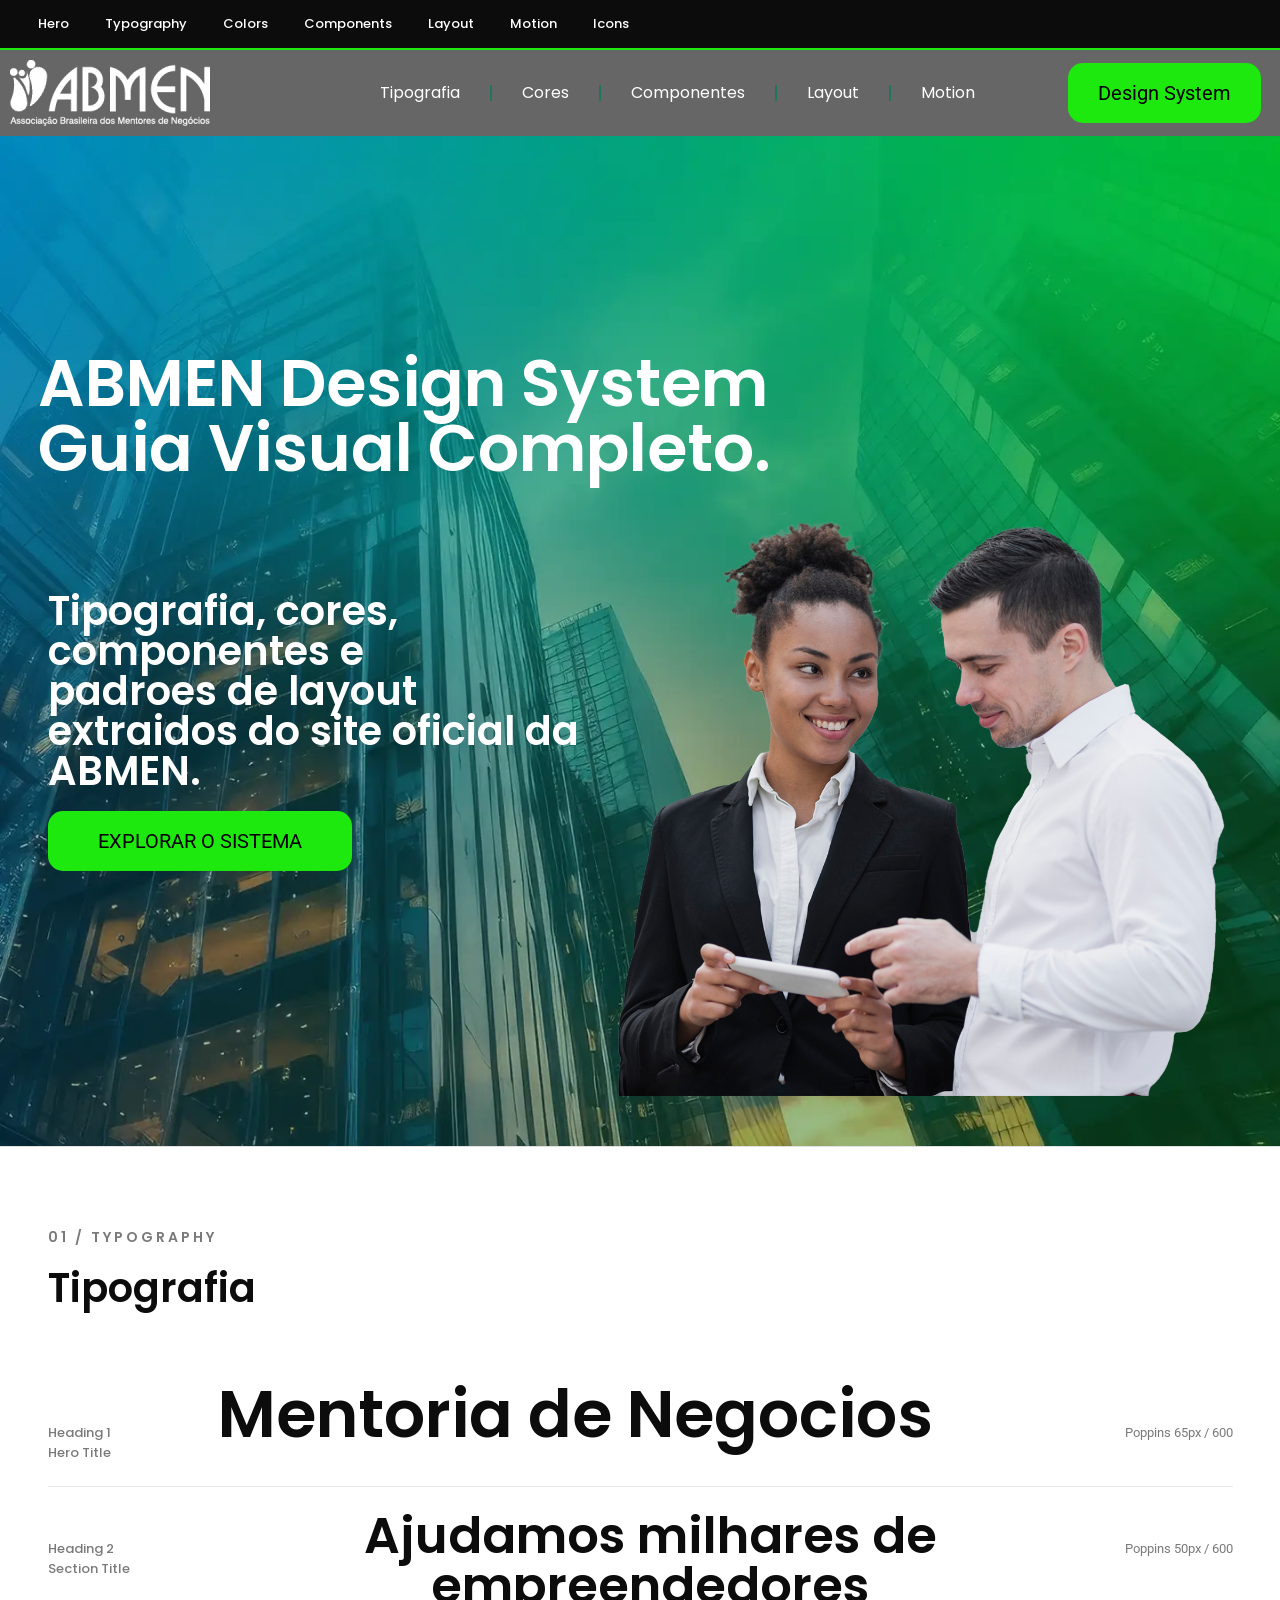
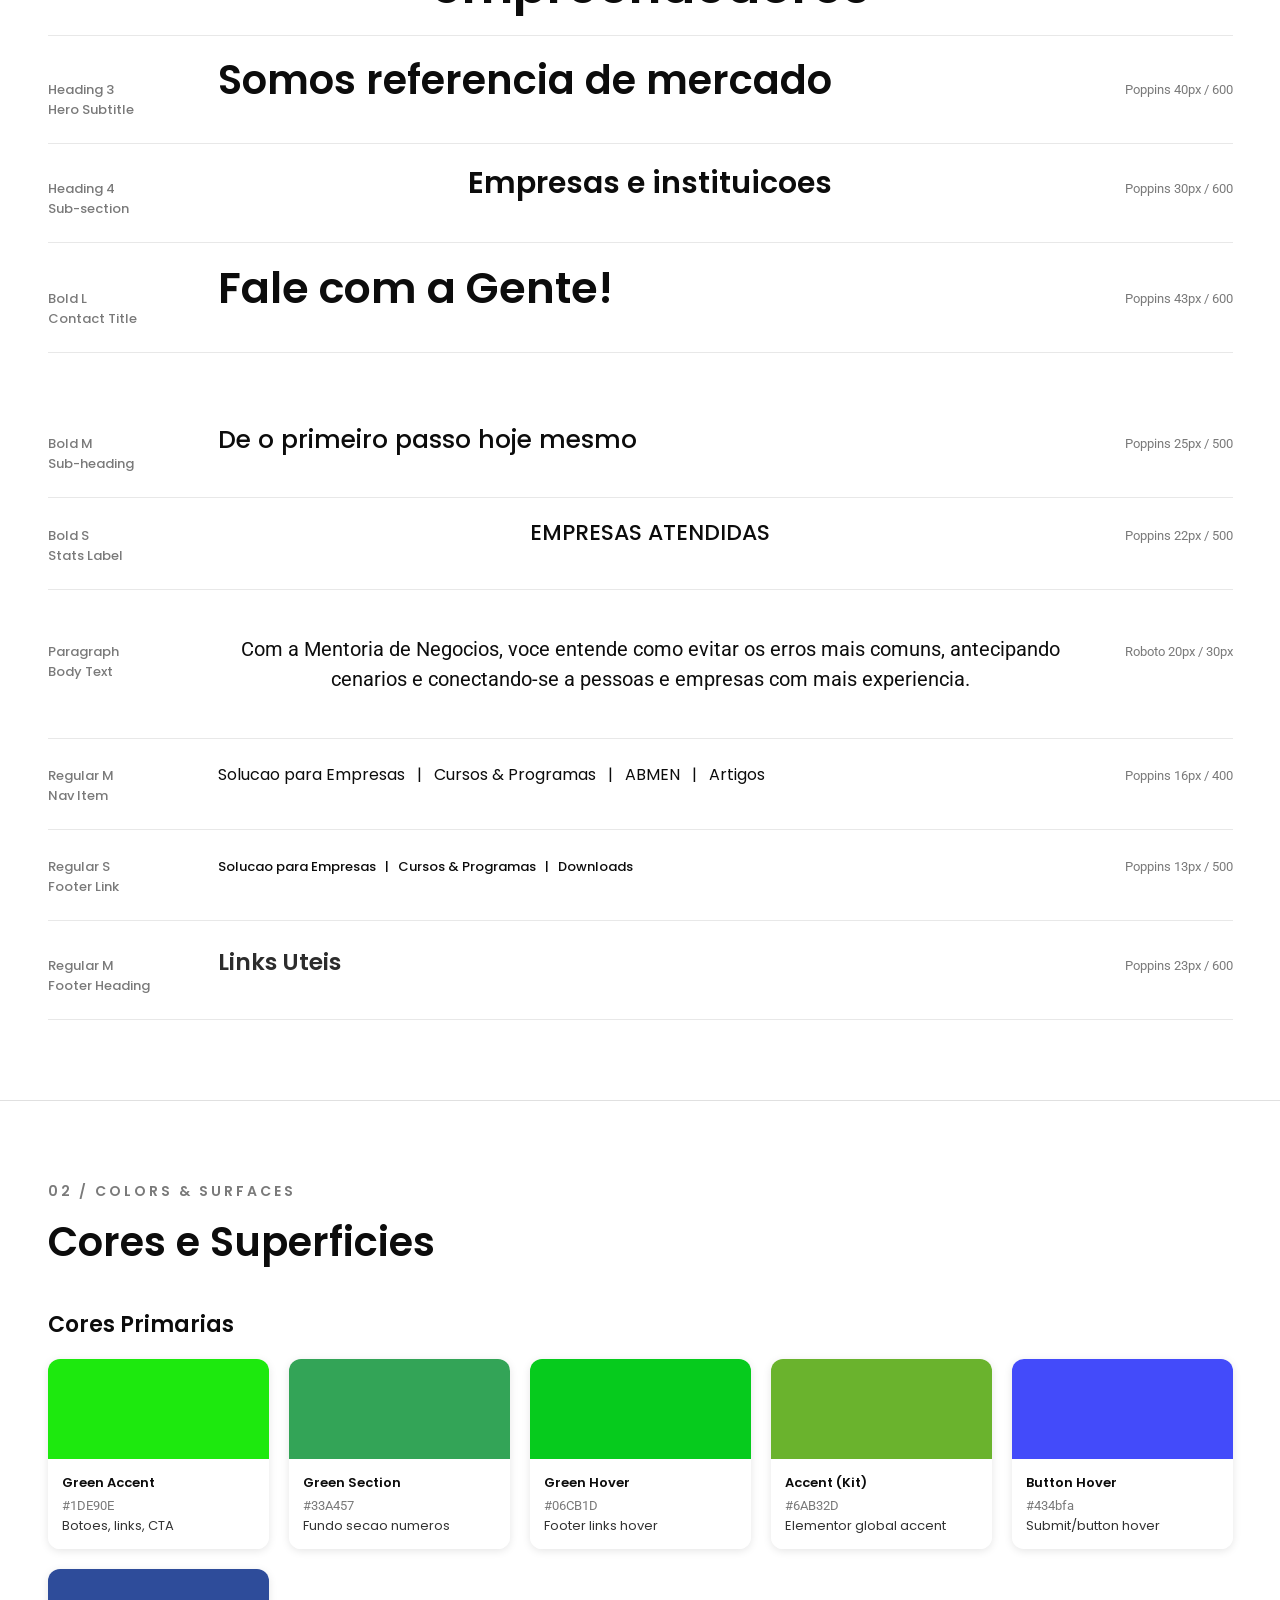
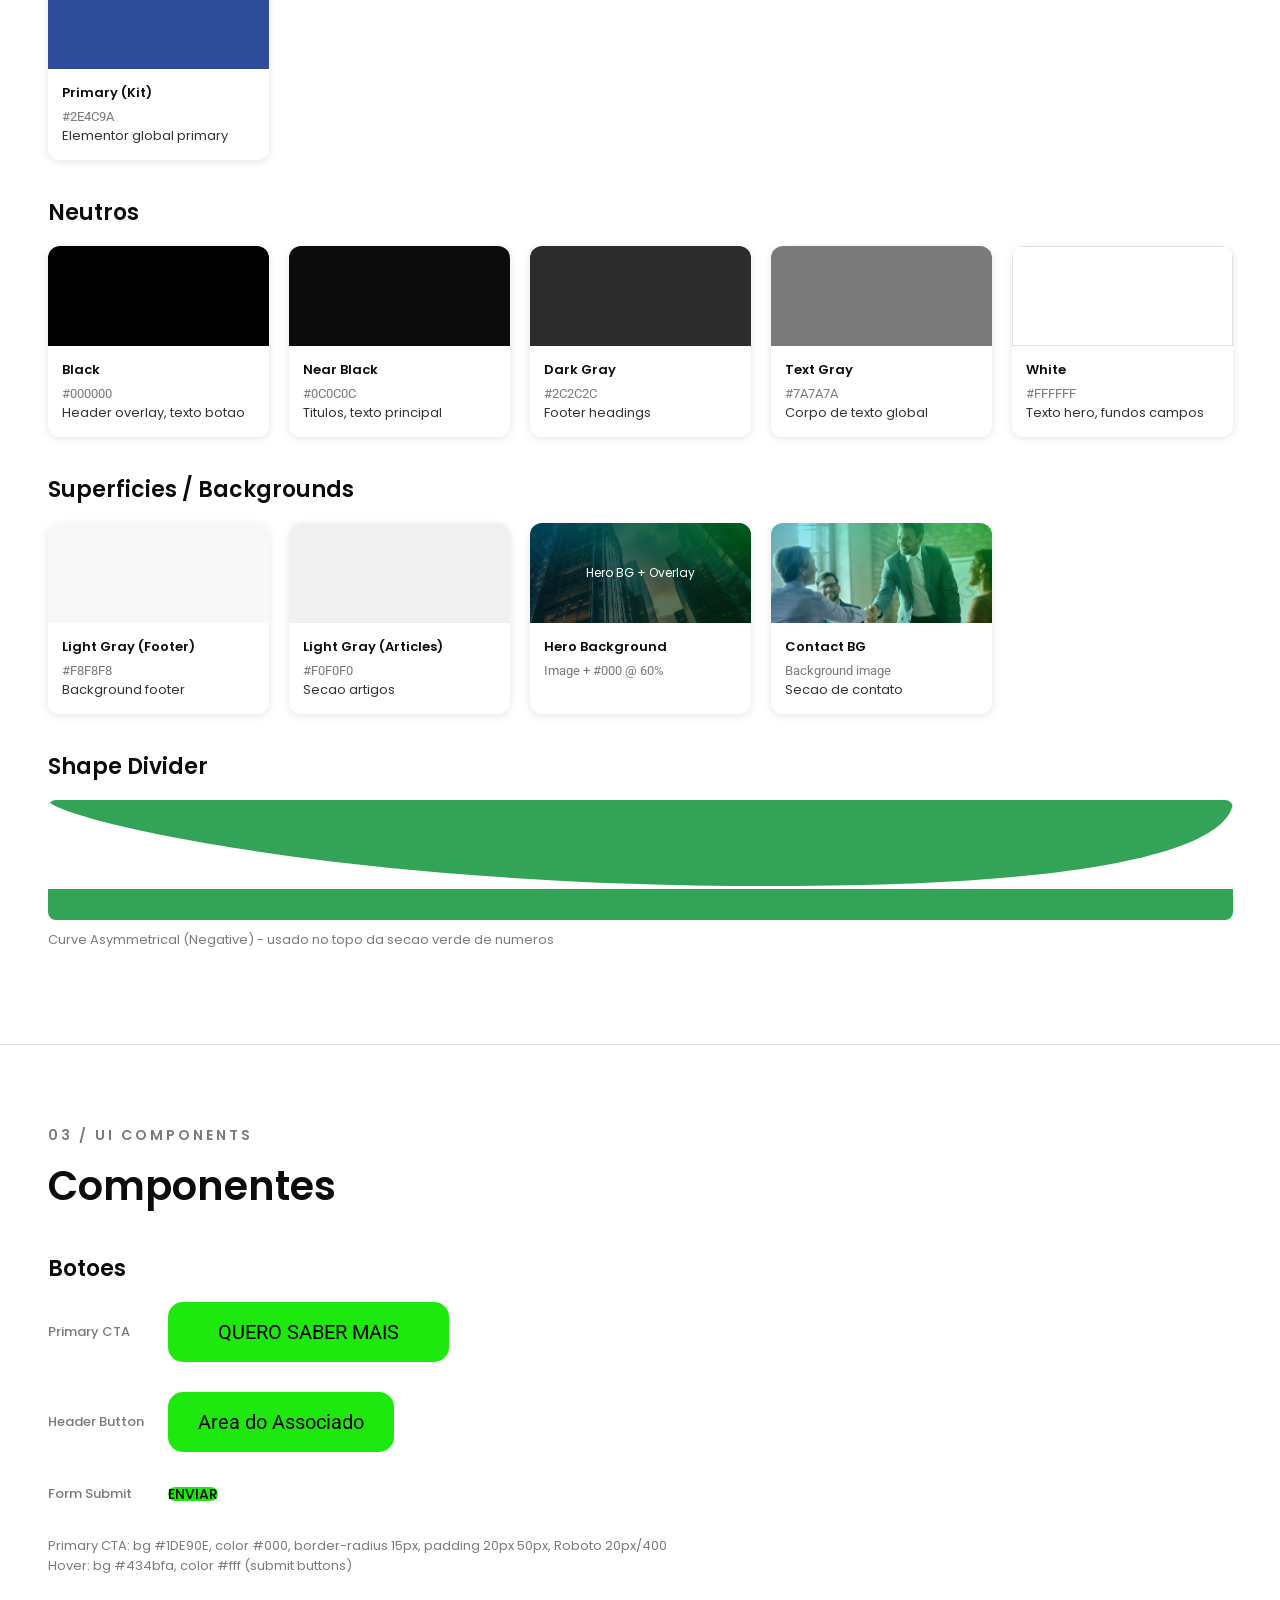
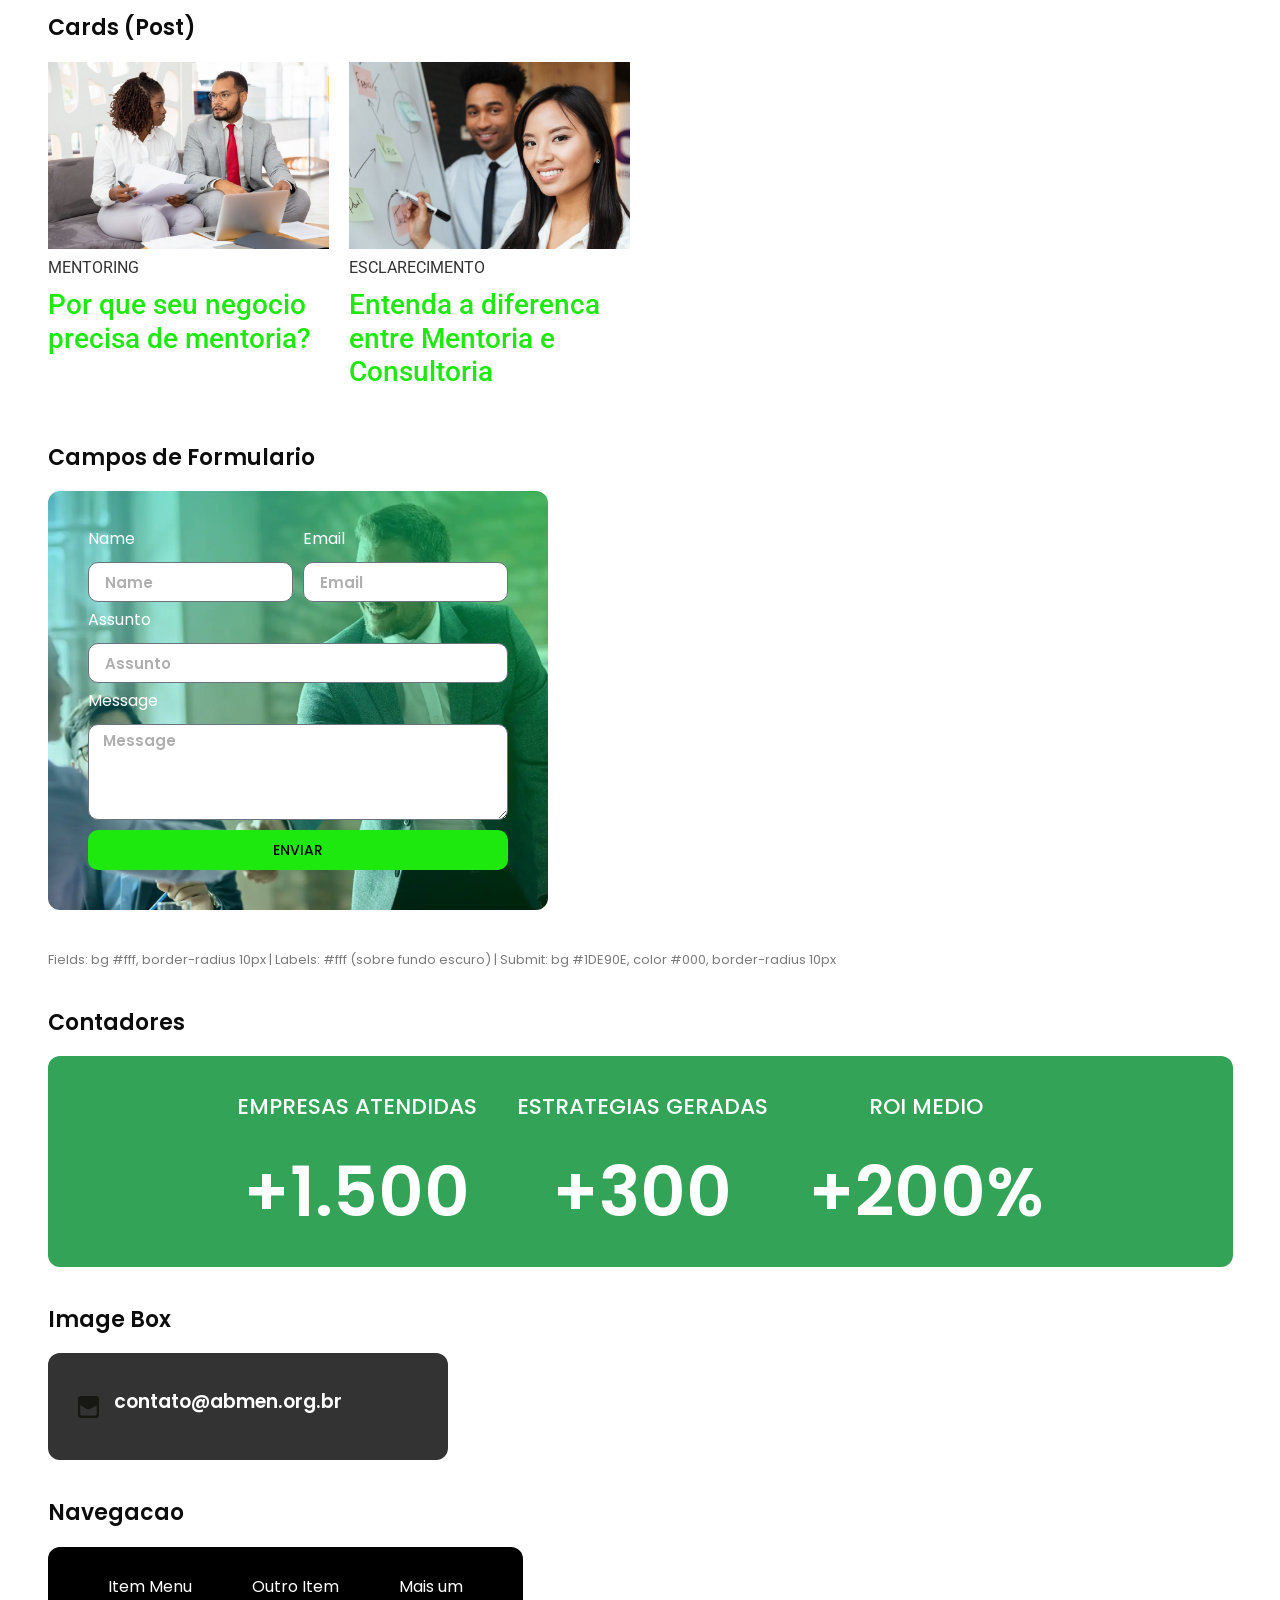
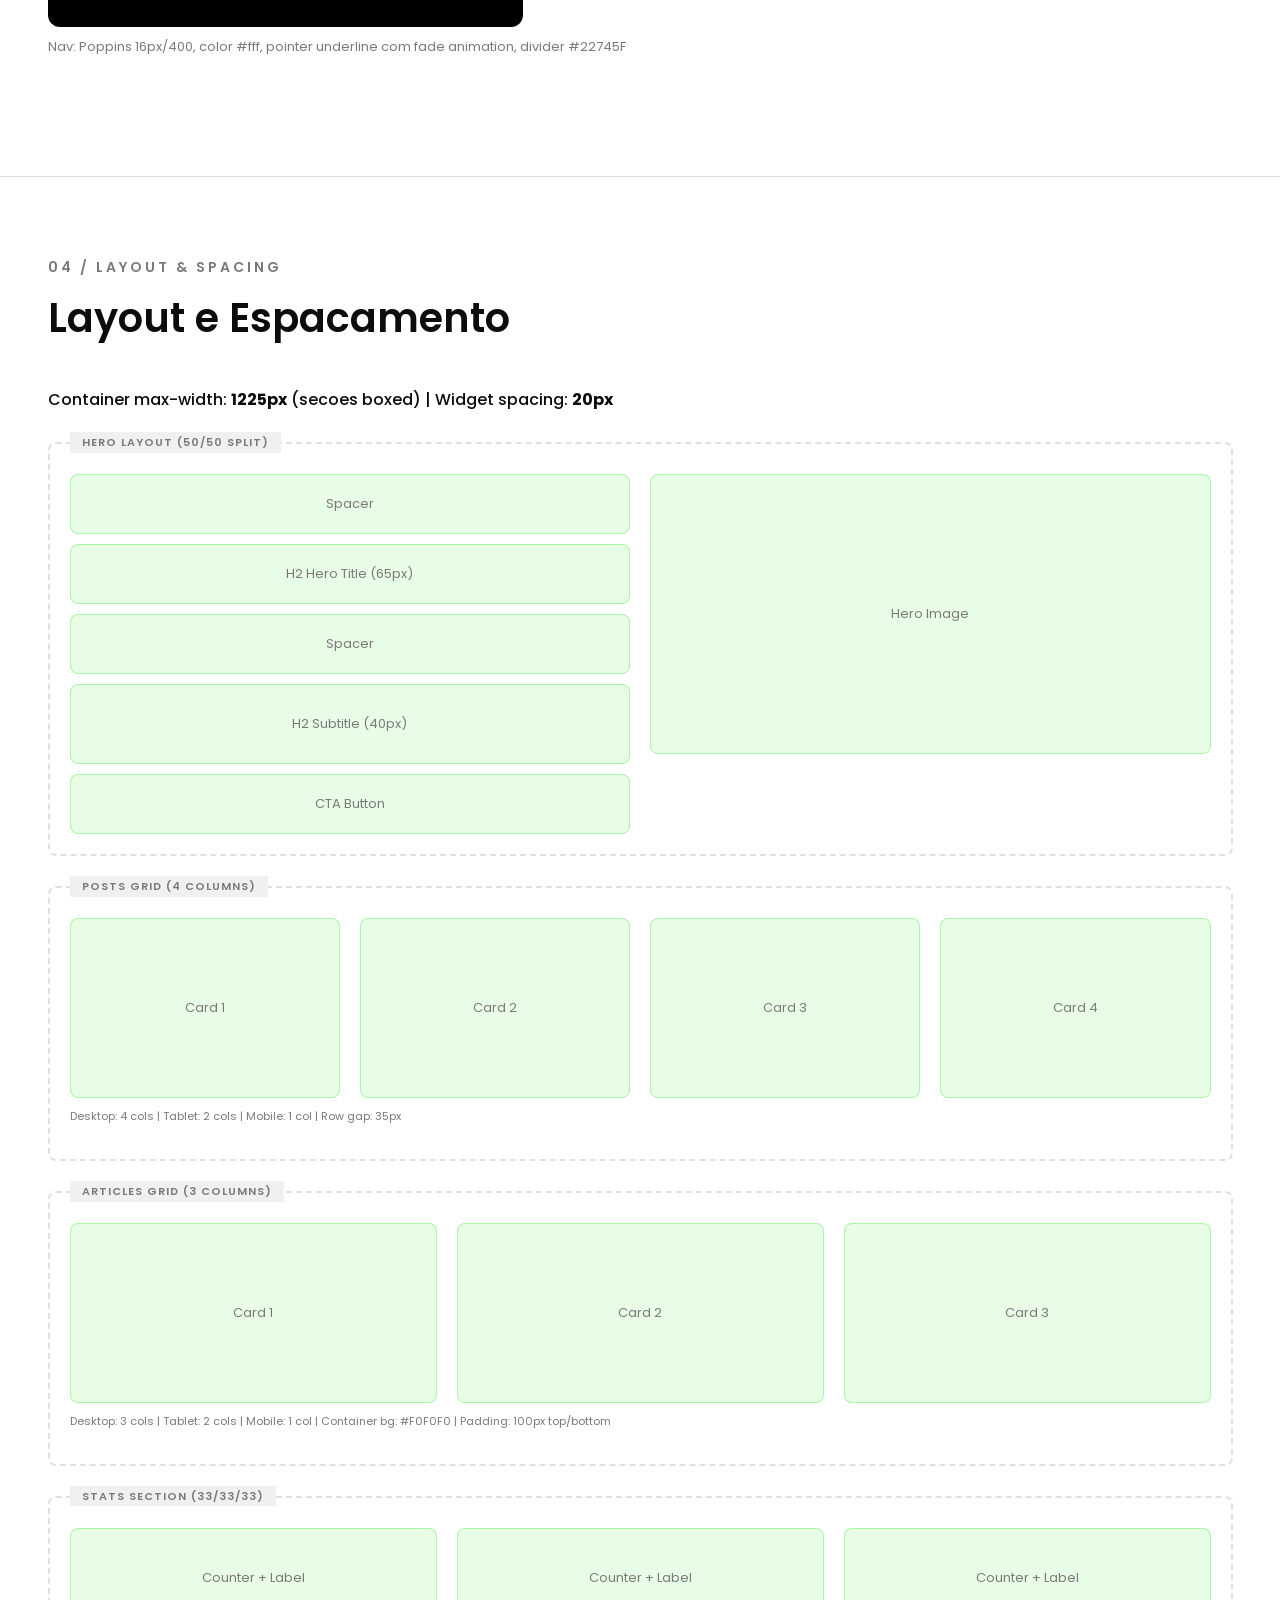
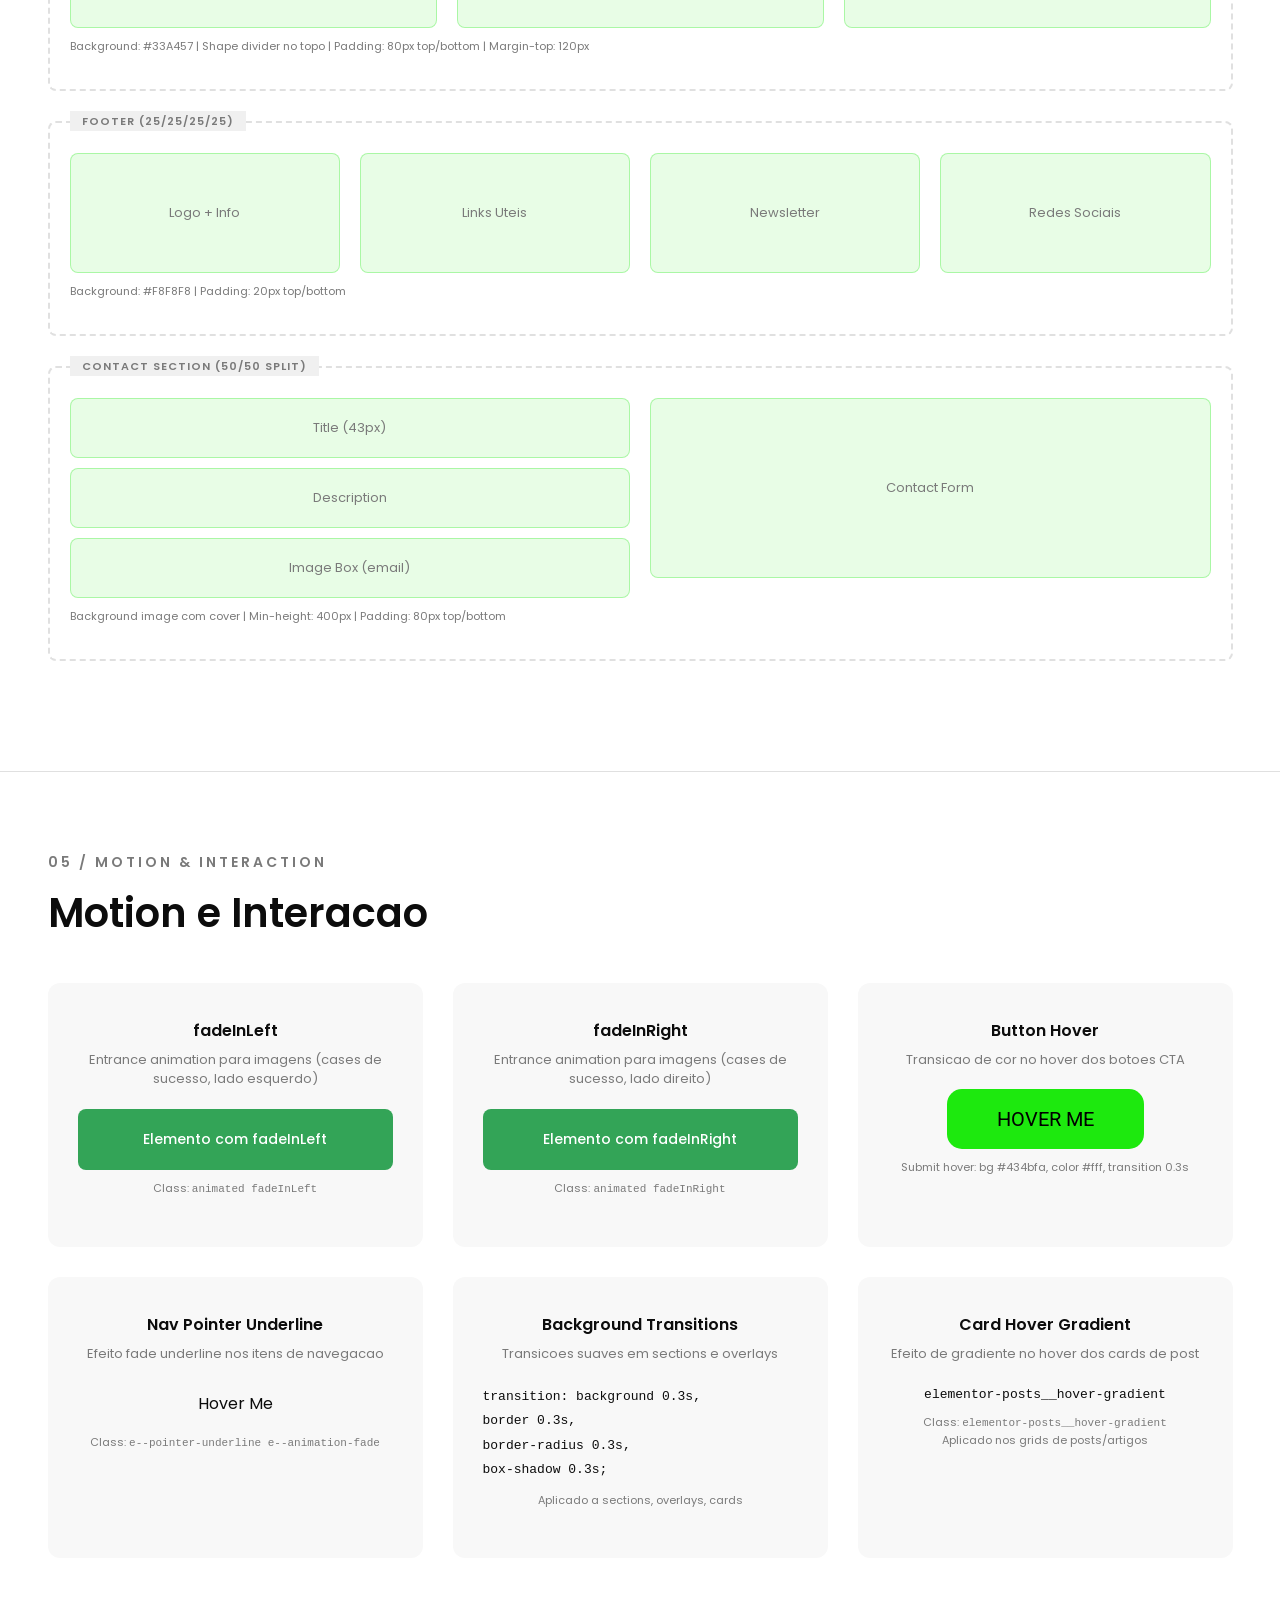
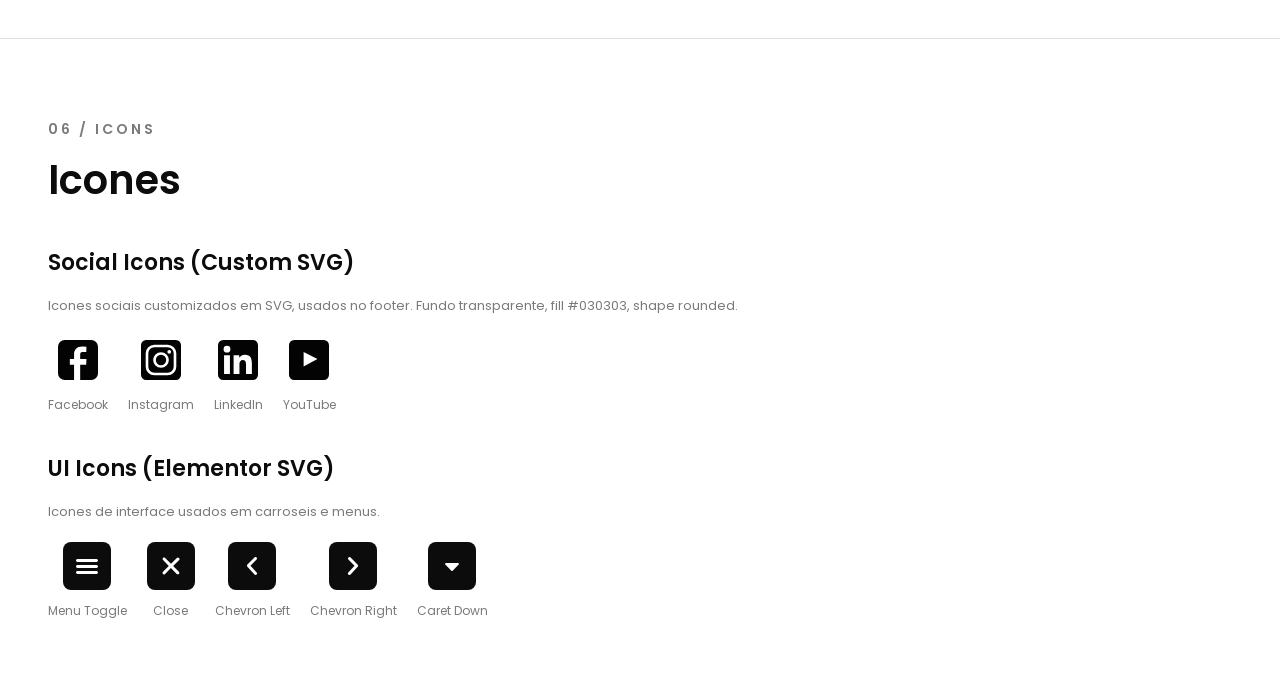
<file: design-system-claude.html>
<!DOCTYPE html>
<html lang="pt-BR" style="scroll-behavior: auto;">
<head>
<meta charset="utf-8"/>
<meta content="width=device-width, initial-scale=1" name="viewport"/>
<title>ABMEN Design System</title>

<!-- Same CSS assets as the original -->
<link href="assets/styles_d1cdd7053d16.css" media="all" rel="stylesheet"/>
<link href="assets/extension_36c3d6ca1b3f.css" media="all" rel="stylesheet"/>
<link href="assets/style_7223b4a22092.css" media="all" rel="stylesheet"/>
<link href="assets/theme_a83a4c2ed26e.css" media="all" rel="stylesheet"/>
<link href="assets/header-footer_e4cc1f2be541.css" media="all" rel="stylesheet"/>
<link href="assets/frontend_1251406ec5aa.css" media="all" rel="stylesheet"/>
<link href="assets/post-6_b2aab8a040b5.css" media="all" rel="stylesheet"/>
<link href="assets/widget-image_f3d20f3a5bae.css" media="all" rel="stylesheet"/>
<link href="assets/widget-nav-menu_7205a729f49d.css" media="all" rel="stylesheet"/>
<link href="assets/widget-heading_1386ca81d9f3.css" media="all" rel="stylesheet"/>
<link href="assets/widget-social-icons_5ffeaf7ddd68.css" media="all" rel="stylesheet"/>
<link href="assets/apple-webkit_94c9109078b7.css" media="all" rel="stylesheet"/>
<link href="assets/widget-spacer_39482a41edd9.css" media="all" rel="stylesheet"/>
<link href="assets/widget-posts_7d7aefcb4ea9.css" media="all" rel="stylesheet"/>
<link href="assets/swiper_5fcabca4fb2d.css" media="all" rel="stylesheet"/>
<link href="assets/e-swiper_b6b45a035ed3.css" media="all" rel="stylesheet"/>
<link href="assets/widget-image-carousel_d1c5c922fb2b.css" media="all" rel="stylesheet"/>
<link href="assets/fadeInLeft_8a2a5bbceb0e.css" media="all" rel="stylesheet"/>
<link href="assets/fadeInRight_7a8d2c29a131.css" media="all" rel="stylesheet"/>
<link href="assets/widget-counter_1c3948509055.css" media="all" rel="stylesheet"/>
<link href="assets/shapes_0fddedc5b2a1.css" media="all" rel="stylesheet"/>
<link href="assets/widget-image-box_896041a9f693.css" media="all" rel="stylesheet"/>
<link href="assets/widget-form_f9d186bbf746.css" media="all" rel="stylesheet"/>
<link href="assets/post-7_226647af6d20.css" media="all" rel="stylesheet"/>
<link href="assets/post-27_dce53d64f25b.css" media="all" rel="stylesheet"/>
<link href="assets/post-91_2f6d13734ae6.css" media="all" rel="stylesheet"/>
<link href="assets/poppins_12b8b848db71.css" media="all" rel="stylesheet"/>
<link href="assets/roboto_e614dbc4bdd9.css" media="all" rel="stylesheet"/>

<link href="assets/faveicon_5b14bf7f697e.webp" rel="icon" sizes="32x32"/>

<!-- Original custom CSS -->
<style id="wp-custom-css">
.page-header { display: none; }
.ab1 {width: 49.7%;display: inline-block;font-size: 20px;font-family: Poppins;color: #fff;}
.ab2 {font-size: 20px;font-family: Poppins;color: #fff;}
.wpcf7-form-control.wpcf7-submit.has-spinner {
  background: #1DE90E; border: none; width: 49%; padding: 15px;
  text-transform: uppercase; font-size: 20px; font-family: Poppins; color: #000;
}
#submit {
  background: #1DE90E; border: none; width: 35%; padding: 15px;
  text-transform: uppercase; font-size: 17px; font-family: Poppins; color: #000;
}
a { background-color: transparent; text-decoration: none; color: #1DE90E; }
.elementor-posts .elementor-post__avatar img {
  border-radius: 50%; width: 60px; pointer-events: all;
  transform: translateY(-50%); display: none;
}
.elementor-7 .elementor-element.elementor-element-c668aab .elementor-post__text { margin-top: 0; }
@media only screen and (max-width: 600px) {
  .ab1 {width: 100%;display: inline-block;font-size: 20px;font-family: Poppins;color: #fff;}
}
</style>

<!-- Design System specific styles -->
<style>
  /* DS Nav */
  .ds-nav {
    position: fixed; top: 0; left: 0; right: 0; z-index: 9999;
    background: #0C0C0C; border-bottom: 2px solid #1DE90E;
    padding: 0 20px; display: flex; align-items: center;
    gap: 0; height: 50px; overflow-x: auto;
    font-family: "Poppins", sans-serif;
  }
  .ds-nav a {
    color: #fff; font-size: 13px; font-weight: 500;
    padding: 14px 18px; white-space: nowrap;
    transition: background 0.3s, color 0.3s;
    text-decoration: none;
  }
  .ds-nav a:hover { background: #1DE90E; color: #000; }

  /* DS Section headers */
  .ds-section-label {
    font-family: "Poppins", sans-serif; font-size: 14px; font-weight: 600;
    color: #7A7A7A; text-transform: uppercase; letter-spacing: 3px;
    margin-bottom: 10px;
  }
  .ds-section-title {
    font-family: "Poppins", sans-serif; font-size: 40px; font-weight: 600;
    color: #0C0C0C; margin-bottom: 40px;
  }
  .ds-section {
    padding: 80px 0; max-width: 1225px; margin: 0 auto;
    padding-left: 20px; padding-right: 20px;
  }
  .ds-divider {
    border: none; border-top: 1px solid #E0E0E0; margin: 0;
  }

  /* Typography spec rows */
  .ds-type-row {
    display: flex; align-items: baseline; justify-content: space-between;
    padding: 24px 0; border-bottom: 1px solid #E8E8E8;
  }
  .ds-type-name {
    font-family: "Poppins", sans-serif; font-size: 13px; font-weight: 500;
    color: #7A7A7A; min-width: 140px; flex-shrink: 0;
  }
  .ds-type-preview { flex: 1; padding: 0 30px; }
  .ds-type-spec {
    font-family: "Roboto", sans-serif; font-size: 13px; font-weight: 400;
    color: #7A7A7A; min-width: 120px; text-align: right; flex-shrink: 0;
    white-space: nowrap;
  }

  /* Color swatches */
  .ds-color-grid {
    display: grid; grid-template-columns: repeat(auto-fill, minmax(200px, 1fr));
    gap: 20px; margin-bottom: 40px;
  }
  .ds-color-card {
    border-radius: 12px; overflow: hidden;
    box-shadow: 0 2px 8px rgba(0,0,0,0.1);
  }
  .ds-color-swatch { height: 100px; }
  .ds-color-info {
    padding: 14px; background: #fff;
    font-family: "Poppins", sans-serif; font-size: 13px;
  }
  .ds-color-name { font-weight: 600; color: #0C0C0C; margin-bottom: 4px; }
  .ds-color-hex { color: #7A7A7A; font-family: "Roboto", monospace; }

  /* Component showcase */
  .ds-component-row {
    display: flex; flex-wrap: wrap; align-items: center; gap: 20px;
    margin-bottom: 30px;
  }
  .ds-component-label {
    font-family: "Poppins", sans-serif; font-size: 13px; font-weight: 500;
    color: #7A7A7A; min-width: 100px;
  }

  /* Motion gallery */
  .ds-motion-grid {
    display: grid; grid-template-columns: repeat(auto-fill, minmax(280px, 1fr));
    gap: 30px;
  }
  .ds-motion-card {
    background: #F8F8F8; border-radius: 12px; padding: 30px;
    text-align: center; font-family: "Poppins", sans-serif;
  }
  .ds-motion-card h4 {
    font-size: 16px; font-weight: 600; color: #0C0C0C; margin-bottom: 10px;
  }
  .ds-motion-card p {
    font-size: 13px; color: #7A7A7A; margin-bottom: 20px;
  }

  /* Adjustments for hero offset due to fixed nav */
  body { padding-top: 50px; }

  /* Layout demos */
  .ds-layout-demo {
    border: 2px dashed #E0E0E0; border-radius: 8px;
    padding: 20px; margin-bottom: 30px; position: relative;
  }
  .ds-layout-label-tag {
    position: absolute; top: -12px; left: 20px;
    background: #F0F0F0; padding: 2px 12px;
    font-family: "Poppins", sans-serif; font-size: 11px;
    font-weight: 600; color: #7A7A7A; text-transform: uppercase;
    letter-spacing: 1px;
  }
  .ds-placeholder {
    background: rgba(29, 233, 14, 0.1); border: 1px solid rgba(29, 233, 14, 0.3);
    border-radius: 8px; padding: 20px; text-align: center;
    font-family: "Poppins", sans-serif; font-size: 13px; color: #7A7A7A;
    min-height: 60px; display: flex; align-items: center; justify-content: center;
  }

  /* Social icon showcase */
  .ds-icon-grid {
    display: flex; gap: 20px; flex-wrap: wrap; align-items: center;
  }
</style>

</head>
<body class="home page elementor-default elementor-kit-6 elementor-page elementor-page-7 e--ua-blink e--ua-webkit" style="scroll-behavior: auto;">

<!-- ===== DESIGN SYSTEM NAV ===== -->
<nav class="ds-nav">
  <a href="#hero">Hero</a>
  <a href="#typography">Typography</a>
  <a href="#colors">Colors</a>
  <a href="#components">Components</a>
  <a href="#layout">Layout</a>
  <a href="#motion">Motion</a>
  <a href="#icons">Icons</a>
</nav>

<!-- ===== 0) HERO (Exact Clone, Text Adapted) ===== -->
<div class="elementor elementor-7" data-elementor-id="7" data-elementor-post-type="page" data-elementor-type="wp-post">

<!-- Header clone -->
<header class="elementor elementor-27 elementor-location-header" data-elementor-id="27" data-elementor-post-type="elementor_library" data-elementor-type="header">
<section class="elementor-section elementor-top-section elementor-element elementor-element-84b7572 elementor-section-content-middle elementor-section-boxed elementor-section-height-default elementor-section-height-default" data-e-type="section" data-element_type="section" data-id="84b7572" data-settings='{"background_background":"classic"}' id="hero">
<div class="elementor-background-overlay"></div>
<div class="elementor-container elementor-column-gap-default">
<div class="elementor-column elementor-col-33 elementor-top-column elementor-element elementor-element-861b884" data-e-type="column" data-element_type="column" data-id="861b884">
<div class="elementor-widget-wrap elementor-element-populated">
<div class="elementor-element elementor-element-033c11d elementor-widget elementor-widget-theme-site-logo elementor-widget-image" data-e-type="widget" data-element_type="widget" data-id="033c11d" data-widget_type="theme-site-logo.default">
<div class="elementor-widget-container">
<a href="#">
<img alt="abmen" loading="lazy" src="assets/abmen-qoqinya2chitmldtwo08xaky_178a828738d2.webp" title="abmen"/>
</a>
</div>
</div>
</div>
</div>
<div class="elementor-column elementor-col-33 elementor-top-column elementor-element elementor-element-35d8c11" data-e-type="column" data-element_type="column" data-id="35d8c11">
<div class="elementor-widget-wrap elementor-element-populated">
<div class="elementor-element elementor-element-828ee26 elementor-nav-menu__align-end elementor-nav-menu--dropdown-mobile elementor-nav-menu__text-align-aside elementor-nav-menu--toggle elementor-nav-menu--burger elementor-widget elementor-widget-nav-menu" data-e-type="widget" data-element_type="widget" data-id="828ee26" data-widget_type="nav-menu.default">
<div class="elementor-widget-container">
<nav aria-label="Menu" class="elementor-nav-menu--main elementor-nav-menu__container elementor-nav-menu--layout-horizontal e--pointer-underline e--animation-fade">
<ul class="elementor-nav-menu" id="menu-ds">
<li class="menu-item"><a class="elementor-item" href="#typography">Tipografia</a></li>
<li class="menu-item"><a class="elementor-item" href="#colors">Cores</a></li>
<li class="menu-item"><a class="elementor-item" href="#components">Componentes</a></li>
<li class="menu-item"><a class="elementor-item" href="#layout">Layout</a></li>
<li class="menu-item"><a class="elementor-item" href="#motion">Motion</a></li>
</ul>
</nav>
</div>
</div>
</div>
</div>
<div class="elementor-column elementor-col-33 elementor-top-column elementor-element elementor-element-b797051" data-e-type="column" data-element_type="column" data-id="b797051">
<div class="elementor-widget-wrap elementor-element-populated">
<div class="elementor-element elementor-element-d8f4d63 elementor-align-right elementor-hidden-mobile elementor-widget elementor-widget-button" data-e-type="widget" data-element_type="widget" data-id="d8f4d63" data-widget_type="button.default">
<div class="elementor-widget-container">
<div class="elementor-button-wrapper">
<a class="elementor-button elementor-button-link elementor-size-sm" href="#">
<span class="elementor-button-content-wrapper">
<span class="elementor-button-text">Design System</span>
</span>
</a>
</div>
</div>
</div>
</div>
</div>
</div>
</section>
</header>

<!-- Hero Section clone -->
<section class="elementor-section elementor-top-section elementor-element elementor-element-9ef1819 elementor-section-boxed elementor-section-height-default elementor-section-height-default" data-e-type="section" data-element_type="section" data-id="9ef1819" data-settings='{"background_background":"classic"}'>
<div class="elementor-container elementor-column-gap-default">
<div class="elementor-column elementor-col-100 elementor-top-column elementor-element elementor-element-ecfca34" data-e-type="column" data-element_type="column" data-id="ecfca34">
<div class="elementor-widget-wrap elementor-element-populated">
<div class="elementor-element elementor-element-094363f elementor-widget elementor-widget-spacer" data-e-type="widget" data-element_type="widget" data-id="094363f" data-widget_type="spacer.default">
<div class="elementor-widget-container">
<div class="elementor-spacer">
<div class="elementor-spacer-inner"></div>
</div>
</div>
</div>
<div class="elementor-element elementor-element-a36e452 elementor-widget elementor-widget-heading" data-e-type="widget" data-element_type="widget" data-id="a36e452" data-widget_type="heading.default">
<div class="elementor-widget-container">
<h2 class="elementor-heading-title elementor-size-default">ABMEN Design System<br/>
Guia Visual Completo.</h2>
</div>
</div>
<section class="elementor-section elementor-inner-section elementor-element elementor-element-fddde88 elementor-section-boxed elementor-section-height-default elementor-section-height-default" data-e-type="section" data-element_type="section" data-id="fddde88">
<div class="elementor-container elementor-column-gap-default">
<div class="elementor-column elementor-col-50 elementor-inner-column elementor-element elementor-element-8637545" data-e-type="column" data-element_type="column" data-id="8637545">
<div class="elementor-widget-wrap elementor-element-populated">
<div class="elementor-element elementor-element-ec7213f elementor-widget elementor-widget-spacer" data-e-type="widget" data-element_type="widget" data-id="ec7213f" data-widget_type="spacer.default">
<div class="elementor-widget-container">
<div class="elementor-spacer">
<div class="elementor-spacer-inner"></div>
</div>
</div>
</div>
<div class="elementor-element elementor-element-4471f22 elementor-widget elementor-widget-heading" data-e-type="widget" data-element_type="widget" data-id="4471f22" data-widget_type="heading.default">
<div class="elementor-widget-container">
<h2 class="elementor-heading-title elementor-size-default">Tipografia, cores,
componentes e<br/>
padroes de layout<br/>
extraidos do site oficial
da ABMEN.
</h2>
</div>
</div>
<div class="elementor-element elementor-element-dad3be0 elementor-widget elementor-widget-button" data-e-type="widget" data-element_type="widget" data-id="dad3be0" data-widget_type="button.default">
<div class="elementor-widget-container">
<div class="elementor-button-wrapper">
<a class="elementor-button elementor-button-link elementor-size-sm" href="#typography">
<span class="elementor-button-content-wrapper">
<span class="elementor-button-text">EXPLORAR O SISTEMA</span>
</span>
</a>
</div>
</div>
</div>
</div>
</div>
<div class="elementor-column elementor-col-50 elementor-inner-column elementor-element elementor-element-d358697" data-e-type="column" data-element_type="column" data-id="d358697">
<div class="elementor-widget-wrap elementor-element-populated">
<div class="elementor-element elementor-element-f5ef4ee elementor-widget elementor-widget-image" data-e-type="widget" data-element_type="widget" data-id="f5ef4ee" data-widget_type="image.default">
<div class="elementor-widget-container">
<img alt="" class="attachment-full size-full wp-image-106" decoding="async" fetchpriority="high" height="1000" sizes="(max-width: 1060px) 100vw, 1060px" src="assets/fazemos_sua_empresa_crescer_21502c1da8fd.webp" srcset="assets/fazemos_sua_empresa_crescer_21502c1da8fd.webp 1060w, assets/fazemos_sua_empresa_crescer-30_01c5b7e77002.webp 300w, assets/fazemos_sua_empresa_crescer-10_6ee98a39d780.webp 1024w, assets/fazemos_sua_empresa_crescer-76_22cfb2d1023d.webp 768w" width="1060"/>
</div>
</div>
</div>
</div>
</div>
</section>
</div>
</div>
</div>
</section>

</div><!-- end .elementor-7 wrapper for hero -->


<!-- ===== 1) TYPOGRAPHY ===== -->
<hr class="ds-divider"/>
<div class="ds-section" id="typography">
  <div class="ds-section-label">01 / Typography</div>
  <div class="ds-section-title">Tipografia</div>

  <div class="elementor elementor-7" data-elementor-id="7">

    <!-- Heading 1 (Hero Main Title) -->
    <div class="ds-type-row">
      <div class="ds-type-name">Heading 1<br>Hero Title</div>
      <div class="ds-type-preview">
        <div class="elementor-element elementor-element-a36e452 elementor-widget elementor-widget-heading">
          <div class="elementor-widget-container">
            <h2 class="elementor-heading-title elementor-size-default" style="color:#0C0C0C">Mentoria de Negocios</h2>
          </div>
        </div>
      </div>
      <div class="ds-type-spec">Poppins 65px / 600</div>
    </div>

    <!-- Heading 2 (Section Title) -->
    <div class="ds-type-row">
      <div class="ds-type-name">Heading 2<br>Section Title</div>
      <div class="ds-type-preview">
        <div class="elementor-element elementor-element-3aff36c elementor-widget elementor-widget-heading">
          <div class="elementor-widget-container">
            <h2 class="elementor-heading-title elementor-size-default">Ajudamos milhares de empreendedores</h2>
          </div>
        </div>
      </div>
      <div class="ds-type-spec">Poppins 50px / 600</div>
    </div>

    <!-- Heading 3 (Hero Subtitle) -->
    <div class="ds-type-row">
      <div class="ds-type-name">Heading 3<br>Hero Subtitle</div>
      <div class="ds-type-preview">
        <div class="elementor-element elementor-element-4471f22 elementor-widget elementor-widget-heading">
          <div class="elementor-widget-container">
            <h2 class="elementor-heading-title elementor-size-default" style="color:#0C0C0C">Somos referencia de mercado</h2>
          </div>
        </div>
      </div>
      <div class="ds-type-spec">Poppins 40px / 600</div>
    </div>

    <!-- Heading 4 (Sub-section) -->
    <div class="ds-type-row">
      <div class="ds-type-name">Heading 4<br>Sub-section</div>
      <div class="ds-type-preview">
        <div class="elementor-element elementor-element-63878e8 elementor-widget elementor-widget-heading">
          <div class="elementor-widget-container">
            <h2 class="elementor-heading-title elementor-size-default">Empresas e instituicoes</h2>
          </div>
        </div>
      </div>
      <div class="ds-type-spec">Poppins 30px / 600</div>
    </div>

    <!-- Bold M (Contact Title) -->
    <div class="ds-type-row">
      <div class="ds-type-name">Bold L<br>Contact Title</div>
      <div class="ds-type-preview">
        <div class="elementor-element elementor-element-283075e elementor-widget elementor-widget-heading">
          <div class="elementor-widget-container">
            <h2 class="elementor-heading-title elementor-size-default" style="color:#0C0C0C">Fale com a Gente!</h2>
          </div>
        </div>
      </div>
      <div class="ds-type-spec">Poppins 43px / 600</div>
    </div>

    <!-- Bold M (Sub-heading) -->
    <div class="ds-type-row">
      <div class="ds-type-name">Bold M<br>Sub-heading</div>
      <div class="ds-type-preview">
        <div class="elementor-element elementor-element-672013b elementor-widget elementor-widget-heading">
          <div class="elementor-widget-container">
            <h2 class="elementor-heading-title elementor-size-default" style="color:#0C0C0C">De o primeiro passo hoje mesmo</h2>
          </div>
        </div>
      </div>
      <div class="ds-type-spec">Poppins 25px / 500</div>
    </div>

    <!-- Bold S (Stats Labels) -->
    <div class="ds-type-row">
      <div class="ds-type-name">Bold S<br>Stats Label</div>
      <div class="ds-type-preview">
        <div class="elementor-element elementor-element-3eeb525 elementor-widget elementor-widget-heading">
          <div class="elementor-widget-container">
            <h2 class="elementor-heading-title elementor-size-default" style="color:#0C0C0C">EMPRESAS ATENDIDAS</h2>
          </div>
        </div>
      </div>
      <div class="ds-type-spec">Poppins 22px / 500</div>
    </div>

    <!-- Paragraph -->
    <div class="ds-type-row">
      <div class="ds-type-name">Paragraph<br>Body Text</div>
      <div class="ds-type-preview">
        <div class="elementor-element elementor-element-565b988 elementor-widget elementor-widget-text-editor">
          <div class="elementor-widget-container">
            Com a Mentoria de Negocios, voce entende como evitar os erros mais comuns, antecipando cenarios e conectando-se a pessoas e empresas com mais experiencia.
          </div>
        </div>
      </div>
      <div class="ds-type-spec">Roboto 20px / 30px</div>
    </div>

    <!-- Regular M (Footer text) -->
    <div class="ds-type-row">
      <div class="ds-type-name">Regular M<br>Nav Item</div>
      <div class="ds-type-preview">
        <span style="font-family:'Poppins', sans-serif; font-size:16px; font-weight:400; color:#0C0C0C;">Solucao para Empresas &nbsp; | &nbsp; Cursos &amp; Programas &nbsp; | &nbsp; ABMEN &nbsp; | &nbsp; Artigos</span>
      </div>
      <div class="ds-type-spec">Poppins 16px / 400</div>
    </div>

    <!-- Regular S (Footer links) -->
    <div class="ds-type-row">
      <div class="ds-type-name">Regular S<br>Footer Link</div>
      <div class="ds-type-preview">
        <span style="font-family:'Poppins', sans-serif; font-size:13px; font-weight:500; color:#0C0C0C;">Solucao para Empresas &nbsp; | &nbsp; Cursos &amp; Programas &nbsp; | &nbsp; Downloads</span>
      </div>
      <div class="ds-type-spec">Poppins 13px / 500</div>
    </div>

    <!-- Footer heading -->
    <div class="ds-type-row">
      <div class="ds-type-name">Regular M<br>Footer Heading</div>
      <div class="ds-type-preview">
        <span style="font-family:'Poppins', sans-serif; font-size:23px; font-weight:600; color:#2C2C2C;">Links Uteis</span>
      </div>
      <div class="ds-type-spec">Poppins 23px / 600</div>
    </div>

  </div>
</div>


<!-- ===== 2) COLORS & SURFACES ===== -->
<hr class="ds-divider"/>
<div class="ds-section" id="colors">
  <div class="ds-section-label">02 / Colors & Surfaces</div>
  <div class="ds-section-title">Cores e Superficies</div>

  <h3 style="font-family:'Poppins', sans-serif; font-size:22px; font-weight:600; color:#0C0C0C; margin-bottom:20px;">Cores Primarias</h3>
  <div class="ds-color-grid">
    <div class="ds-color-card">
      <div class="ds-color-swatch" style="background:#1DE90E;"></div>
      <div class="ds-color-info"><div class="ds-color-name">Green Accent</div><div class="ds-color-hex">#1DE90E</div>Botoes, links, CTA</div>
    </div>
    <div class="ds-color-card">
      <div class="ds-color-swatch" style="background:#33A457;"></div>
      <div class="ds-color-info"><div class="ds-color-name">Green Section</div><div class="ds-color-hex">#33A457</div>Fundo secao numeros</div>
    </div>
    <div class="ds-color-card">
      <div class="ds-color-swatch" style="background:#06CB1D;"></div>
      <div class="ds-color-info"><div class="ds-color-name">Green Hover</div><div class="ds-color-hex">#06CB1D</div>Footer links hover</div>
    </div>
    <div class="ds-color-card">
      <div class="ds-color-swatch" style="background:#6AB32D;"></div>
      <div class="ds-color-info"><div class="ds-color-name">Accent (Kit)</div><div class="ds-color-hex">#6AB32D</div>Elementor global accent</div>
    </div>
    <div class="ds-color-card">
      <div class="ds-color-swatch" style="background:#434bfa;"></div>
      <div class="ds-color-info"><div class="ds-color-name">Button Hover</div><div class="ds-color-hex">#434bfa</div>Submit/button hover</div>
    </div>
    <div class="ds-color-card">
      <div class="ds-color-swatch" style="background:#2E4C9A;"></div>
      <div class="ds-color-info"><div class="ds-color-name">Primary (Kit)</div><div class="ds-color-hex">#2E4C9A</div>Elementor global primary</div>
    </div>
  </div>

  <h3 style="font-family:'Poppins', sans-serif; font-size:22px; font-weight:600; color:#0C0C0C; margin-bottom:20px;">Neutros</h3>
  <div class="ds-color-grid">
    <div class="ds-color-card">
      <div class="ds-color-swatch" style="background:#000000;"></div>
      <div class="ds-color-info"><div class="ds-color-name">Black</div><div class="ds-color-hex">#000000</div>Header overlay, texto botao</div>
    </div>
    <div class="ds-color-card">
      <div class="ds-color-swatch" style="background:#0C0C0C;"></div>
      <div class="ds-color-info"><div class="ds-color-name">Near Black</div><div class="ds-color-hex">#0C0C0C</div>Titulos, texto principal</div>
    </div>
    <div class="ds-color-card">
      <div class="ds-color-swatch" style="background:#2C2C2C;"></div>
      <div class="ds-color-info"><div class="ds-color-name">Dark Gray</div><div class="ds-color-hex">#2C2C2C</div>Footer headings</div>
    </div>
    <div class="ds-color-card">
      <div class="ds-color-swatch" style="background:#7A7A7A;"></div>
      <div class="ds-color-info"><div class="ds-color-name">Text Gray</div><div class="ds-color-hex">#7A7A7A</div>Corpo de texto global</div>
    </div>
    <div class="ds-color-card">
      <div class="ds-color-swatch" style="background:#FFFFFF; border:1px solid #E0E0E0;"></div>
      <div class="ds-color-info"><div class="ds-color-name">White</div><div class="ds-color-hex">#FFFFFF</div>Texto hero, fundos campos</div>
    </div>
  </div>

  <h3 style="font-family:'Poppins', sans-serif; font-size:22px; font-weight:600; color:#0C0C0C; margin-bottom:20px;">Superficies / Backgrounds</h3>
  <div class="ds-color-grid">
    <div class="ds-color-card">
      <div class="ds-color-swatch" style="background:#F8F8F8;"></div>
      <div class="ds-color-info"><div class="ds-color-name">Light Gray (Footer)</div><div class="ds-color-hex">#F8F8F8</div>Background footer</div>
    </div>
    <div class="ds-color-card">
      <div class="ds-color-swatch" style="background:#F0F0F0;"></div>
      <div class="ds-color-info"><div class="ds-color-name">Light Gray (Articles)</div><div class="ds-color-hex">#F0F0F0</div>Secao artigos</div>
    </div>
    <div class="ds-color-card">
      <div class="ds-color-swatch" style="background:url(assets/abmen_mentoria_de_negocios_15aec0031ee9.webp) center/cover; position:relative;">
        <div style="position:absolute;inset:0;background:rgba(0,0,0,0.4);display:flex;align-items:center;justify-content:center;color:#fff;font-family:'Poppins',sans-serif;font-size:12px;">Hero BG + Overlay</div>
      </div>
      <div class="ds-color-info"><div class="ds-color-name">Hero Background</div><div class="ds-color-hex">Image + #000 @ 60%</div></div>
    </div>
    <div class="ds-color-card">
      <div class="ds-color-swatch" style="background:url(assets/seja_um_mentor_2e6cf5bfb967.webp) center/cover;"></div>
      <div class="ds-color-info"><div class="ds-color-name">Contact BG</div><div class="ds-color-hex">Background image</div>Secao de contato</div>
    </div>
  </div>

  <h3 style="font-family:'Poppins', sans-serif; font-size:22px; font-weight:600; color:#0C0C0C; margin-bottom:20px;">Shape Divider</h3>
  <div style="background:#33A457; padding:0; position:relative; height:120px; border-radius:8px; overflow:hidden;">
    <div style="position:absolute; top:0; left:0; right:0; transform:rotate(180px);">
      <svg preserveaspectratio="none" viewbox="0 0 1000 100" xmlns="http://www.w3.org/2000/svg" style="width:100%; height:89px; display:block;">
        <path style="fill:#fff;" d="M615.2,96.7C240.2,97.8,0,18.9,0,0v100h1000V0C1000,19.2,989.8,96,615.2,96.7z"></path>
      </svg>
    </div>
  </div>
  <p style="font-family:'Poppins', sans-serif; font-size:13px; color:#7A7A7A; margin-top:10px;">Curve Asymmetrical (Negative) - usado no topo da secao verde de numeros</p>
</div>


<!-- ===== 3) UI COMPONENTS ===== -->
<hr class="ds-divider"/>
<div class="ds-section" id="components">
  <div class="ds-section-label">03 / UI Components</div>
  <div class="ds-section-title">Componentes</div>

  <div class="elementor elementor-7" data-elementor-id="7">
  <div class="elementor elementor-27" data-elementor-id="27">

  <!-- Buttons -->
  <h3 style="font-family:'Poppins', sans-serif; font-size:22px; font-weight:600; color:#0C0C0C; margin-bottom:20px;">Botoes</h3>

  <div class="ds-component-row">
    <div class="ds-component-label">Primary CTA</div>
    <div class="elementor-element elementor-element-dad3be0 elementor-widget elementor-widget-button">
      <div class="elementor-widget-container">
        <div class="elementor-button-wrapper">
          <a class="elementor-button elementor-button-link elementor-size-sm" href="#">
            <span class="elementor-button-content-wrapper">
              <span class="elementor-button-text">QUERO SABER MAIS</span>
            </span>
          </a>
        </div>
      </div>
    </div>
  </div>

  <div class="ds-component-row">
    <div class="ds-component-label">Header Button</div>
    <div class="elementor-element elementor-element-d8f4d63 elementor-widget elementor-widget-button">
      <div class="elementor-widget-container">
        <div class="elementor-button-wrapper">
          <a class="elementor-button elementor-button-link elementor-size-sm" href="#">
            <span class="elementor-button-content-wrapper">
              <span class="elementor-button-text">Area do Associado</span>
            </span>
          </a>
        </div>
      </div>
    </div>
  </div>

  <div class="ds-component-row">
    <div class="ds-component-label">Form Submit</div>
    <div class="elementor-element elementor-element-eea096e elementor-widget elementor-widget-form">
      <div class="elementor-widget-container">
        <button class="elementor-button elementor-size-sm" type="button">
          <span class="elementor-button-content-wrapper">
            <span class="elementor-button-text">Enviar</span>
          </span>
        </button>
      </div>
    </div>
  </div>

  <p style="font-family:'Poppins', sans-serif; font-size:13px; color:#7A7A7A; margin:10px 0 40px;">
    Primary CTA: bg #1DE90E, color #000, border-radius 15px, padding 20px 50px, Roboto 20px/400<br>
    Hover: bg #434bfa, color #fff (submit buttons)
  </p>

  </div><!-- end elementor-27 -->

  <!-- Cards -->
  <h3 style="font-family:'Poppins', sans-serif; font-size:22px; font-weight:600; color:#0C0C0C; margin-bottom:20px;">Cards (Post)</h3>

  <div style="display:grid; grid-template-columns: repeat(auto-fill, minmax(280px, 1fr)); gap:20px; margin-bottom:40px;">
    <article class="elementor-post elementor-grid-item" role="listitem">
      <div class="elementor-post__card">
        <a class="elementor-post__thumbnail__link" href="#" tabindex="-1">
          <div class="elementor-post__thumbnail">
            <img alt="" decoding="async" src="assets/porque-seu-negocio-precisa-de-_c2cfb99d0be3.png" width="890" height="593"/>
          </div>
        </a>
        <div class="elementor-post__badge">MENTORING</div>
        <div class="elementor-post__text">
          <h3 class="elementor-post__title">
            <a href="#">Por que seu negocio precisa de mentoria?</a>
          </h3>
        </div>
      </div>
    </article>
    <article class="elementor-post elementor-grid-item" role="listitem">
      <div class="elementor-post__card">
        <a class="elementor-post__thumbnail__link" href="#" tabindex="-1">
          <div class="elementor-post__thumbnail">
            <img alt="" decoding="async" src="assets/diferenca-entre-consultoria-e-_e1dfd8fb89ab.png" width="890" height="593"/>
          </div>
        </a>
        <div class="elementor-post__badge">ESCLARECIMENTO</div>
        <div class="elementor-post__text">
          <h3 class="elementor-post__title">
            <a href="#">Entenda a diferenca entre Mentoria e Consultoria</a>
          </h3>
        </div>
      </div>
    </article>
  </div>

  <!-- Form Fields -->
  <h3 style="font-family:'Poppins', sans-serif; font-size:22px; font-weight:600; color:#0C0C0C; margin-bottom:20px;">Campos de Formulario</h3>

  <div style="background:url(assets/seja_um_mentor_2e6cf5bfb967.webp) center/cover; padding:40px; border-radius:12px; max-width:500px; margin-bottom:40px;">
    <div class="elementor-element elementor-element-eea096e elementor-button-align-stretch elementor-widget elementor-widget-form">
      <div class="elementor-widget-container">
        <form class="elementor-form" style="pointer-events:none;">
          <div class="elementor-form-fields-wrapper elementor-labels-above">
            <div class="elementor-field-type-text elementor-field-group elementor-column elementor-field-group-name elementor-col-50">
              <label class="elementor-field-label" for="ds-name">Name</label>
              <input class="elementor-field elementor-size-sm elementor-field-textual" id="ds-name" placeholder="Name" type="text"/>
            </div>
            <div class="elementor-field-type-email elementor-field-group elementor-column elementor-field-group-email elementor-col-50">
              <label class="elementor-field-label" for="ds-email">Email</label>
              <input class="elementor-field elementor-size-sm elementor-field-textual" id="ds-email" placeholder="Email" type="email"/>
            </div>
            <div class="elementor-field-type-text elementor-field-group elementor-column elementor-col-100">
              <label class="elementor-field-label" for="ds-subject">Assunto</label>
              <input class="elementor-field elementor-size-sm elementor-field-textual" id="ds-subject" placeholder="Assunto" type="text"/>
            </div>
            <div class="elementor-field-type-textarea elementor-field-group elementor-column elementor-col-100">
              <label class="elementor-field-label" for="ds-message">Message</label>
              <textarea class="elementor-field-textual elementor-field elementor-size-sm" id="ds-message" placeholder="Message" rows="4"></textarea>
            </div>
            <div class="elementor-field-group elementor-column elementor-field-type-submit elementor-col-100 e-form__buttons">
              <button class="elementor-button elementor-size-sm" type="button">
                <span class="elementor-button-content-wrapper">
                  <span class="elementor-button-text">Enviar</span>
                </span>
              </button>
            </div>
          </div>
        </form>
      </div>
    </div>
  </div>
  <p style="font-family:'Poppins', sans-serif; font-size:13px; color:#7A7A7A; margin-bottom:40px;">
    Fields: bg #fff, border-radius 10px | Labels: #fff (sobre fundo escuro) | Submit: bg #1DE90E, color #000, border-radius 10px
  </p>

  <!-- Counter -->
  <h3 style="font-family:'Poppins', sans-serif; font-size:22px; font-weight:600; color:#0C0C0C; margin-bottom:20px;">Contadores</h3>

  <div style="background:#33A457; border-radius:12px; padding:40px; display:flex; gap:40px; flex-wrap:wrap; justify-content:center; margin-bottom:40px;">
    <div style="text-align:center;">
      <div class="elementor-element elementor-element-3eeb525 elementor-widget elementor-widget-heading">
        <div class="elementor-widget-container">
          <h2 class="elementor-heading-title elementor-size-default">EMPRESAS ATENDIDAS</h2>
        </div>
      </div>
      <div class="elementor-element elementor-element-7124899 elementor-widget elementor-widget-counter">
        <div class="elementor-widget-container">
          <div class="elementor-counter">
            <div class="elementor-counter-number-wrapper">
              <span class="elementor-counter-number-prefix">+</span>
              <span class="elementor-counter-number">1.500</span>
              <span class="elementor-counter-number-suffix"></span>
            </div>
          </div>
        </div>
      </div>
    </div>
    <div style="text-align:center;">
      <div class="elementor-element elementor-element-301079d elementor-widget elementor-widget-heading">
        <div class="elementor-widget-container">
          <h2 class="elementor-heading-title elementor-size-default">ESTRATEGIAS GERADAS</h2>
        </div>
      </div>
      <div class="elementor-element elementor-element-98af200 elementor-widget elementor-widget-counter">
        <div class="elementor-widget-container">
          <div class="elementor-counter">
            <div class="elementor-counter-number-wrapper">
              <span class="elementor-counter-number-prefix">+</span>
              <span class="elementor-counter-number">300</span>
              <span class="elementor-counter-number-suffix"></span>
            </div>
          </div>
        </div>
      </div>
    </div>
    <div style="text-align:center;">
      <div class="elementor-element elementor-element-1477d86 elementor-widget elementor-widget-heading">
        <div class="elementor-widget-container">
          <h2 class="elementor-heading-title elementor-size-default">ROI MEDIO</h2>
        </div>
      </div>
      <div class="elementor-element elementor-element-4565a3d elementor-widget elementor-widget-counter">
        <div class="elementor-widget-container">
          <div class="elementor-counter">
            <div class="elementor-counter-number-wrapper">
              <span class="elementor-counter-number-prefix">+</span>
              <span class="elementor-counter-number">200</span>
              <span class="elementor-counter-number-suffix">%</span>
            </div>
          </div>
        </div>
      </div>
    </div>
  </div>

  <!-- Image Box -->
  <h3 style="font-family:'Poppins', sans-serif; font-size:22px; font-weight:600; color:#0C0C0C; margin-bottom:20px;">Image Box</h3>
  <div style="background:#333; padding:30px; border-radius:12px; max-width:400px; margin-bottom:40px;">
    <div class="elementor-element elementor-element-4d93c87 elementor-position-left elementor-vertical-align-middle elementor-widget elementor-widget-image-box">
      <div class="elementor-widget-container">
        <div class="elementor-image-box-wrapper">
          <figure class="elementor-image-box-img">
            <img alt="" class="attachment-full size-full" decoding="async" src="assets/Email-150x150_a79ae56ed659.png" width="150" height="150"/>
          </figure>
          <div class="elementor-image-box-content">
            <h3 class="elementor-image-box-title"><a href="#">contato@abmen.org.br</a></h3>
          </div>
        </div>
      </div>
    </div>
  </div>

  <!-- Nav Menu -->
  <h3 style="font-family:'Poppins', sans-serif; font-size:22px; font-weight:600; color:#0C0C0C; margin-bottom:20px;">Navegacao</h3>
  <div style="background:#000; padding:20px 30px; border-radius:12px; margin-bottom:10px; display:inline-block;">
    <nav class="elementor-nav-menu--main elementor-nav-menu__container elementor-nav-menu--layout-horizontal e--pointer-underline e--animation-fade">
      <ul class="elementor-nav-menu" style="display:flex; gap:0; list-style:none; margin:0; padding:0;">
        <li class="menu-item"><a class="elementor-item" href="#" style="color:#fff; font-family:'Poppins',sans-serif; font-size:16px; font-weight:400; padding:10px 30px;">Item Menu</a></li>
        <li class="menu-item"><a class="elementor-item" href="#" style="color:#fff; font-family:'Poppins',sans-serif; font-size:16px; font-weight:400; padding:10px 30px;">Outro Item</a></li>
        <li class="menu-item"><a class="elementor-item" href="#" style="color:#fff; font-family:'Poppins',sans-serif; font-size:16px; font-weight:400; padding:10px 30px;">Mais um</a></li>
      </ul>
    </nav>
  </div>
  <p style="font-family:'Poppins', sans-serif; font-size:13px; color:#7A7A7A; margin-bottom:40px;">
    Nav: Poppins 16px/400, color #fff, pointer underline com fade animation, divider #22745F
  </p>

  </div><!-- end elementor-7 -->
</div>


<!-- ===== 4) LAYOUT & SPACING ===== -->
<hr class="ds-divider"/>
<div class="ds-section" id="layout">
  <div class="ds-section-label">04 / Layout & Spacing</div>
  <div class="ds-section-title">Layout e Espacamento</div>

  <p style="font-family:'Poppins', sans-serif; font-size:16px; color:#0C0C0C; margin-bottom:30px; font-weight:500;">
    Container max-width: <strong>1225px</strong> (secoes boxed) | Widget spacing: <strong>20px</strong>
  </p>

  <!-- Hero Layout Pattern -->
  <div class="ds-layout-demo">
    <div class="ds-layout-label-tag">Hero Layout (50/50 Split)</div>
    <div style="display:flex; gap:20px; flex-wrap:wrap; padding-top:10px;">
      <div style="flex:1; min-width:200px;">
        <div class="ds-placeholder" style="height:40px; margin-bottom:10px;">Spacer</div>
        <div class="ds-placeholder" style="height:60px; margin-bottom:10px;">H2 Hero Title (65px)</div>
        <div class="ds-placeholder" style="height:40px; margin-bottom:10px;">Spacer</div>
        <div class="ds-placeholder" style="height:80px; margin-bottom:10px;">H2 Subtitle (40px)</div>
        <div class="ds-placeholder" style="height:50px;">CTA Button</div>
      </div>
      <div style="flex:1; min-width:200px;">
        <div class="ds-placeholder" style="height:280px;">Hero Image</div>
      </div>
    </div>
  </div>

  <!-- 4-Column Grid Pattern -->
  <div class="ds-layout-demo">
    <div class="ds-layout-label-tag">Posts Grid (4 columns)</div>
    <div style="display:grid; grid-template-columns:repeat(4, 1fr); gap:20px; padding-top:10px;">
      <div class="ds-placeholder" style="height:180px;">Card 1</div>
      <div class="ds-placeholder" style="height:180px;">Card 2</div>
      <div class="ds-placeholder" style="height:180px;">Card 3</div>
      <div class="ds-placeholder" style="height:180px;">Card 4</div>
    </div>
    <p style="font-family:'Poppins',sans-serif; font-size:11px; color:#7A7A7A; margin-top:10px;">
      Desktop: 4 cols | Tablet: 2 cols | Mobile: 1 col | Row gap: 35px
    </p>
  </div>

  <!-- 3-Column Grid Pattern -->
  <div class="ds-layout-demo">
    <div class="ds-layout-label-tag">Articles Grid (3 columns)</div>
    <div style="display:grid; grid-template-columns:repeat(3, 1fr); gap:20px; padding-top:10px;">
      <div class="ds-placeholder" style="height:180px;">Card 1</div>
      <div class="ds-placeholder" style="height:180px;">Card 2</div>
      <div class="ds-placeholder" style="height:180px;">Card 3</div>
    </div>
    <p style="font-family:'Poppins',sans-serif; font-size:11px; color:#7A7A7A; margin-top:10px;">
      Desktop: 3 cols | Tablet: 2 cols | Mobile: 1 col | Container bg: #F0F0F0 | Padding: 100px top/bottom
    </p>
  </div>

  <!-- Stats (3-column) -->
  <div class="ds-layout-demo">
    <div class="ds-layout-label-tag">Stats Section (33/33/33)</div>
    <div style="display:grid; grid-template-columns:repeat(3, 1fr); gap:20px; padding-top:10px;">
      <div class="ds-placeholder" style="height:100px;">Counter + Label</div>
      <div class="ds-placeholder" style="height:100px;">Counter + Label</div>
      <div class="ds-placeholder" style="height:100px;">Counter + Label</div>
    </div>
    <p style="font-family:'Poppins',sans-serif; font-size:11px; color:#7A7A7A; margin-top:10px;">
      Background: #33A457 | Shape divider no topo | Padding: 80px top/bottom | Margin-top: 120px
    </p>
  </div>

  <!-- Footer (4-column) -->
  <div class="ds-layout-demo">
    <div class="ds-layout-label-tag">Footer (25/25/25/25)</div>
    <div style="display:grid; grid-template-columns:repeat(4, 1fr); gap:20px; padding-top:10px;">
      <div class="ds-placeholder" style="height:120px;">Logo + Info</div>
      <div class="ds-placeholder" style="height:120px;">Links Uteis</div>
      <div class="ds-placeholder" style="height:120px;">Newsletter</div>
      <div class="ds-placeholder" style="height:120px;">Redes Sociais</div>
    </div>
    <p style="font-family:'Poppins',sans-serif; font-size:11px; color:#7A7A7A; margin-top:10px;">
      Background: #F8F8F8 | Padding: 20px top/bottom
    </p>
  </div>

  <!-- Contact Split -->
  <div class="ds-layout-demo">
    <div class="ds-layout-label-tag">Contact Section (50/50 Split)</div>
    <div style="display:flex; gap:20px; flex-wrap:wrap; padding-top:10px;">
      <div style="flex:1; min-width:200px;">
        <div class="ds-placeholder" style="height:60px; margin-bottom:10px;">Title (43px)</div>
        <div class="ds-placeholder" style="height:40px; margin-bottom:10px;">Description</div>
        <div class="ds-placeholder" style="height:40px;">Image Box (email)</div>
      </div>
      <div style="flex:1; min-width:200px;">
        <div class="ds-placeholder" style="height:180px;">Contact Form</div>
      </div>
    </div>
    <p style="font-family:'Poppins',sans-serif; font-size:11px; color:#7A7A7A; margin-top:10px;">
      Background image com cover | Min-height: 400px | Padding: 80px top/bottom
    </p>
  </div>
</div>


<!-- ===== 5) MOTION & INTERACTION ===== -->
<hr class="ds-divider"/>
<div class="ds-section" id="motion">
  <div class="ds-section-label">05 / Motion & Interaction</div>
  <div class="ds-section-title">Motion e Interacao</div>

  <div class="ds-motion-grid">

    <!-- fadeInLeft -->
    <div class="ds-motion-card">
      <h4>fadeInLeft</h4>
      <p>Entrance animation para imagens (cases de sucesso, lado esquerdo)</p>
      <div class="animated fadeInLeft" style="background:#33A457; color:#fff; padding:20px; border-radius:8px; font-family:'Poppins',sans-serif; font-size:14px; font-weight:500;">
        Elemento com fadeInLeft
      </div>
      <p style="margin-top:10px; font-size:11px;">Class: <code>animated fadeInLeft</code></p>
    </div>

    <!-- fadeInRight -->
    <div class="ds-motion-card">
      <h4>fadeInRight</h4>
      <p>Entrance animation para imagens (cases de sucesso, lado direito)</p>
      <div class="animated fadeInRight" style="background:#33A457; color:#fff; padding:20px; border-radius:8px; font-family:'Poppins',sans-serif; font-size:14px; font-weight:500;">
        Elemento com fadeInRight
      </div>
      <p style="margin-top:10px; font-size:11px;">Class: <code>animated fadeInRight</code></p>
    </div>

    <!-- Button Hover -->
    <div class="ds-motion-card">
      <h4>Button Hover</h4>
      <p>Transicao de cor no hover dos botoes CTA</p>
      <div class="elementor elementor-7" data-elementor-id="7">
        <div class="elementor-element elementor-element-dad3be0 elementor-widget elementor-widget-button">
          <div class="elementor-widget-container">
            <div class="elementor-button-wrapper">
              <a class="elementor-button elementor-button-link elementor-size-sm" href="#">
                <span class="elementor-button-content-wrapper">
                  <span class="elementor-button-text">HOVER ME</span>
                </span>
              </a>
            </div>
          </div>
        </div>
      </div>
      <p style="margin-top:10px; font-size:11px;">Submit hover: bg #434bfa, color #fff, transition 0.3s</p>
    </div>

    <!-- Nav Underline -->
    <div class="ds-motion-card">
      <h4>Nav Pointer Underline</h4>
      <p>Efeito fade underline nos itens de navegacao</p>
      <nav class="elementor-nav-menu--main elementor-nav-menu__container elementor-nav-menu--layout-horizontal e--pointer-underline e--animation-fade" style="display:inline-block;">
        <ul class="elementor-nav-menu" style="display:flex; list-style:none; margin:0; padding:0;">
          <li class="menu-item"><a class="elementor-item" href="#" style="font-family:'Poppins',sans-serif; font-size:16px; font-weight:400; color:#0C0C0C; padding:10px 20px;">Hover Me</a></li>
        </ul>
      </nav>
      <p style="margin-top:10px; font-size:11px;">Class: <code>e--pointer-underline e--animation-fade</code></p>
    </div>

    <!-- Background Transitions -->
    <div class="ds-motion-card">
      <h4>Background Transitions</h4>
      <p>Transicoes suaves em sections e overlays</p>
      <div style="font-family:'Roboto',sans-serif; font-size:13px; color:#0C0C0C; text-align:left; line-height:1.8;">
        <code>transition: background 0.3s,<br>border 0.3s,<br>border-radius 0.3s,<br>box-shadow 0.3s;</code>
      </div>
      <p style="margin-top:10px; font-size:11px;">Aplicado a sections, overlays, cards</p>
    </div>

    <!-- Card Hover Gradient -->
    <div class="ds-motion-card">
      <h4>Card Hover Gradient</h4>
      <p>Efeito de gradiente no hover dos cards de post</p>
      <div style="font-family:'Roboto',sans-serif; font-size:13px; color:#0C0C0C;">
        <code>elementor-posts__hover-gradient</code>
      </div>
      <p style="margin-top:10px; font-size:11px;">Class: <code>elementor-posts__hover-gradient</code><br>Aplicado nos grids de posts/artigos</p>
    </div>

  </div>
</div>


<!-- ===== 6) ICONS ===== -->
<hr class="ds-divider"/>
<div class="ds-section" id="icons">
  <div class="ds-section-label">06 / Icons</div>
  <div class="ds-section-title">Icones</div>

  <h3 style="font-family:'Poppins', sans-serif; font-size:22px; font-weight:600; color:#0C0C0C; margin-bottom:20px;">Social Icons (Custom SVG)</h3>
  <p style="font-family:'Poppins', sans-serif; font-size:13px; color:#7A7A7A; margin-bottom:20px;">
    Icones sociais customizados em SVG, usados no footer. Fundo transparente, fill #030303, shape rounded.
  </p>

  <div class="ds-icon-grid" style="margin-bottom:40px;">
    <!-- Facebook -->
    <div style="text-align:center;">
      <div style="width:48px; height:48px; border-radius:50%; display:flex; align-items:center; justify-content:center; margin:0 auto 8px;">
        <svg width="40" height="40" viewbox="0 0 200 200" xmlns="http://www.w3.org/2000/svg"><defs><style>.cls-1{fill:#030303;fill-rule:evenodd;}</style></defs><path class="cls-1" d="M166.65,0H33.35A33.46,33.46,0,0,0,0,33.35v133.3A33.46,33.46,0,0,0,33.35,200h47V123.26H59.19V94.41H80.38V69.7c0-19.29,12.57-37.11,41.41-37.11a177.34,177.34,0,0,1,20.33,1.11l-.69,26.91H123c-10.42,0-12.1,4.7-12.1,12.71V94.41H142.2l-1.29,28.85h-30V200h55.71A33.46,33.46,0,0,0,200,166.65V33.35A33.46,33.46,0,0,0,166.65,0Z"></path></svg>
      </div>
      <span style="font-family:'Poppins',sans-serif; font-size:12px; color:#7A7A7A;">Facebook</span>
    </div>

    <!-- Instagram -->
    <div style="text-align:center;">
      <div style="width:48px; height:48px; border-radius:50%; display:flex; align-items:center; justify-content:center; margin:0 auto 8px;">
        <svg width="40" height="40" viewbox="0 0 200 200" xmlns="http://www.w3.org/2000/svg"><defs><style>.cls-1{fill:#030303;}</style></defs><path class="cls-1" d="M133.41,36.6H66.59a30,30,0,0,0-30,30v66.84a30,30,0,0,0,30,30h66.82a30,30,0,0,0,30-30V66.58A30,30,0,0,0,133.41,36.6ZM100,139.25A39.25,39.25,0,1,1,139.24,100,39.29,39.29,0,0,1,100,139.25Zm41.17-70.87a9.27,9.27,0,1,1,9.26-9.26A9.26,9.26,0,0,1,141.17,68.38Z"></path><path class="cls-1" d="M174.37,0H25.68A25.72,25.72,0,0,0,0,25.64V174.36A25.72,25.72,0,0,0,25.68,200H174.37A25.71,25.71,0,0,0,200,174.36V25.64A25.71,25.71,0,0,0,174.37,0Zm2.21,133.42a43.22,43.22,0,0,1-43.17,43.18H66.59a43.22,43.22,0,0,1-43.17-43.18V66.58A43.22,43.22,0,0,1,66.59,23.4h66.82a43.22,43.22,0,0,1,43.17,43.18Z"></path><path class="cls-1" d="M100,74a26,26,0,1,0,26,26A26.07,26.07,0,0,0,100,74Z"></path></svg>
      </div>
      <span style="font-family:'Poppins',sans-serif; font-size:12px; color:#7A7A7A;">Instagram</span>
    </div>

    <!-- LinkedIn -->
    <div style="text-align:center;">
      <div style="width:48px; height:48px; border-radius:50%; display:flex; align-items:center; justify-content:center; margin:0 auto 8px;">
        <svg width="40" height="40" viewbox="0 0 200 200" xmlns="http://www.w3.org/2000/svg"><defs><style>.cls-1{fill:#030303;fill-rule:evenodd;}</style></defs><path class="cls-1" d="M174.37,0H25.68A25.72,25.72,0,0,0,0,25.64V174.36A25.72,25.72,0,0,0,25.68,200H174.37A25.71,25.71,0,0,0,200,174.36V25.64A25.71,25.71,0,0,0,174.37,0ZM59.6,170.29H30.28V75.91H59.6ZM45,63a17,17,0,1,1,17-17A17,17,0,0,1,45,63ZM169.43,170.29H140.12V124.4c0-10.94-.2-25-15.23-25-15.25,0-17.6,11.93-17.6,24.24v46.68H78V75.91h28.12v12.9h.39c3.92-7.41,13.48-15.23,27.75-15.23,29.69,0,35.17,19.53,35.17,45Z"></path></svg>
      </div>
      <span style="font-family:'Poppins',sans-serif; font-size:12px; color:#7A7A7A;">LinkedIn</span>
    </div>

    <!-- YouTube -->
    <div style="text-align:center;">
      <div style="width:48px; height:48px; border-radius:50%; display:flex; align-items:center; justify-content:center; margin:0 auto 8px;">
        <svg width="40" height="40" viewbox="0 0 200 200" xmlns="http://www.w3.org/2000/svg"><defs><style>.cls-1{fill:#030303;fill-rule:evenodd;}</style></defs><path class="cls-1" d="M174.37,0H25.68A25.72,25.72,0,0,0,0,25.64V174.36A25.72,25.72,0,0,0,25.68,200H174.37A25.71,25.71,0,0,0,200,174.36V25.64A25.71,25.71,0,0,0,174.37,0ZM73.12,132v-72l69,35.3Z"></path></svg>
      </div>
      <span style="font-family:'Poppins',sans-serif; font-size:12px; color:#7A7A7A;">YouTube</span>
    </div>
  </div>

  <h3 style="font-family:'Poppins', sans-serif; font-size:22px; font-weight:600; color:#0C0C0C; margin-bottom:20px;">UI Icons (Elementor SVG)</h3>
  <p style="font-family:'Poppins', sans-serif; font-size:13px; color:#7A7A7A; margin-bottom:20px;">
    Icones de interface usados em carroseis e menus.
  </p>

  <div class="ds-icon-grid">
    <!-- Menu Bar -->
    <div style="text-align:center;">
      <div style="width:48px; height:48px; display:flex; align-items:center; justify-content:center; margin:0 auto 8px; background:#0C0C0C; border-radius:8px;">
        <svg width="24" height="24" viewbox="0 0 1000 1000" xmlns="http://www.w3.org/2000/svg" style="fill:#fff;"><path d="M104 333H896C929 333 958 304 958 271S929 208 896 208H104C71 208 42 237 42 271S71 333 104 333ZM104 583H896C929 583 958 554 958 521S929 458 896 458H104C71 458 42 487 42 521S71 583 104 583ZM104 833H896C929 833 958 804 958 771S929 708 896 708H104C71 708 42 737 42 771S71 833 104 833Z"></path></svg>
      </div>
      <span style="font-family:'Poppins',sans-serif; font-size:12px; color:#7A7A7A;">Menu Toggle</span>
    </div>

    <!-- Close -->
    <div style="text-align:center;">
      <div style="width:48px; height:48px; display:flex; align-items:center; justify-content:center; margin:0 auto 8px; background:#0C0C0C; border-radius:8px;">
        <svg width="24" height="24" viewbox="0 0 1000 1000" xmlns="http://www.w3.org/2000/svg" style="fill:#fff;"><path d="M742 167L500 408 258 167C246 154 233 150 217 150 196 150 179 158 167 167 154 179 150 196 150 212 150 229 154 242 171 254L408 500 167 742C138 771 138 800 167 829 196 858 225 858 254 829L496 587 738 829C750 842 767 846 783 846 800 846 817 842 829 829 842 817 846 804 846 783 846 767 842 750 829 737L588 500 833 258C863 229 863 200 833 171 804 137 775 137 742 167Z"></path></svg>
      </div>
      <span style="font-family:'Poppins',sans-serif; font-size:12px; color:#7A7A7A;">Close</span>
    </div>

    <!-- Chevron Left -->
    <div style="text-align:center;">
      <div style="width:48px; height:48px; display:flex; align-items:center; justify-content:center; margin:0 auto 8px; background:#0C0C0C; border-radius:8px;">
        <svg width="24" height="24" viewbox="0 0 1000 1000" xmlns="http://www.w3.org/2000/svg" style="fill:#fff;"><path d="M646 125C629 125 613 133 604 142L308 442C296 454 292 471 292 487 292 504 296 521 308 533L604 854C617 867 629 875 646 875 663 875 679 871 692 858 704 846 713 829 713 812 713 796 708 779 692 767L438 487 692 225C700 217 708 204 708 187 708 171 704 154 692 142 675 129 663 125 646 125Z"></path></svg>
      </div>
      <span style="font-family:'Poppins',sans-serif; font-size:12px; color:#7A7A7A;">Chevron Left</span>
    </div>

    <!-- Chevron Right -->
    <div style="text-align:center;">
      <div style="width:48px; height:48px; display:flex; align-items:center; justify-content:center; margin:0 auto 8px; background:#0C0C0C; border-radius:8px;">
        <svg width="24" height="24" viewbox="0 0 1000 1000" xmlns="http://www.w3.org/2000/svg" style="fill:#fff;"><path d="M696 533C708 521 713 504 713 487 713 471 708 454 696 446L400 146C388 133 375 125 354 125 338 125 325 129 313 142 300 154 292 171 292 187 292 204 296 221 308 233L563 492 304 771C292 783 288 800 288 817 288 833 296 850 308 863 321 871 338 875 354 875 371 875 388 867 400 854L696 533Z"></path></svg>
      </div>
      <span style="font-family:'Poppins',sans-serif; font-size:12px; color:#7A7A7A;">Chevron Right</span>
    </div>

    <!-- Caret Down -->
    <div style="text-align:center;">
      <div style="width:48px; height:48px; display:flex; align-items:center; justify-content:center; margin:0 auto 8px; background:#0C0C0C; border-radius:8px;">
        <svg width="24" height="24" viewbox="0 0 320 512" xmlns="http://www.w3.org/2000/svg" style="fill:#fff;"><path d="M31.3 192h257.3c17.8 0 26.7 21.5 14.1 34.1L174.1 354.8c-7.8 7.8-20.5 7.8-28.3 0L17.2 226.1C4.6 213.5 13.5 192 31.3 192z"></path></svg>
      </div>
      <span style="font-family:'Poppins',sans-serif; font-size:12px; color:#7A7A7A;">Caret Down</span>
    </div>
  </div>

</div>


<!-- Scroll fix -->
<style>
html, body {
  overflow: auto !important;
  overflow-x: hidden !important;
  height: auto !important;
  min-height: 100% !important;
  scroll-behavior: smooth !important;
  opacity: 1 !important;
  visibility: visible !important;
}
body, .wrapper, main, #__next, #app, .page, .content {
  opacity: 1 !important;
  visibility: visible !important;
}
/* Fix header positioning for DS */
.elementor.elementor-27.elementor-location-header {
  z-index: 99;
  position: relative;
  width: 100%;
}
</style>

</body>
</html>
</file>
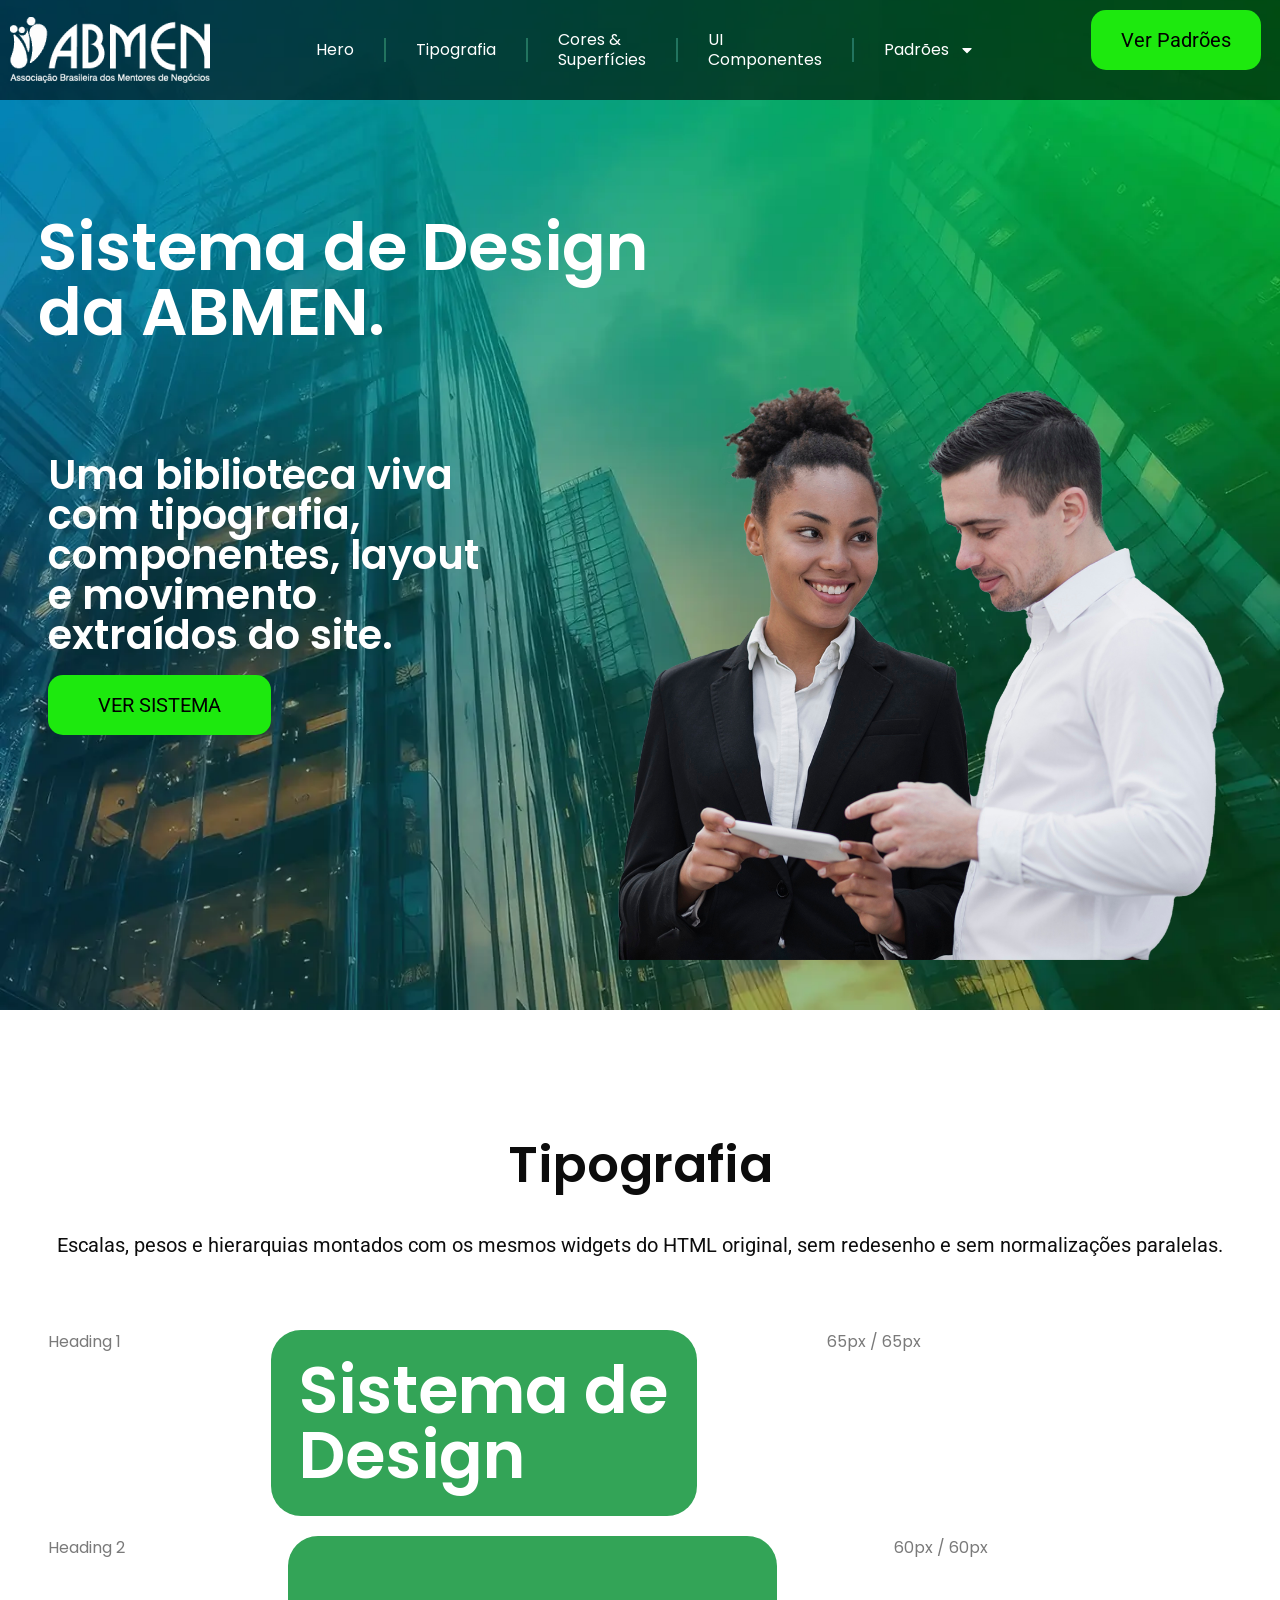
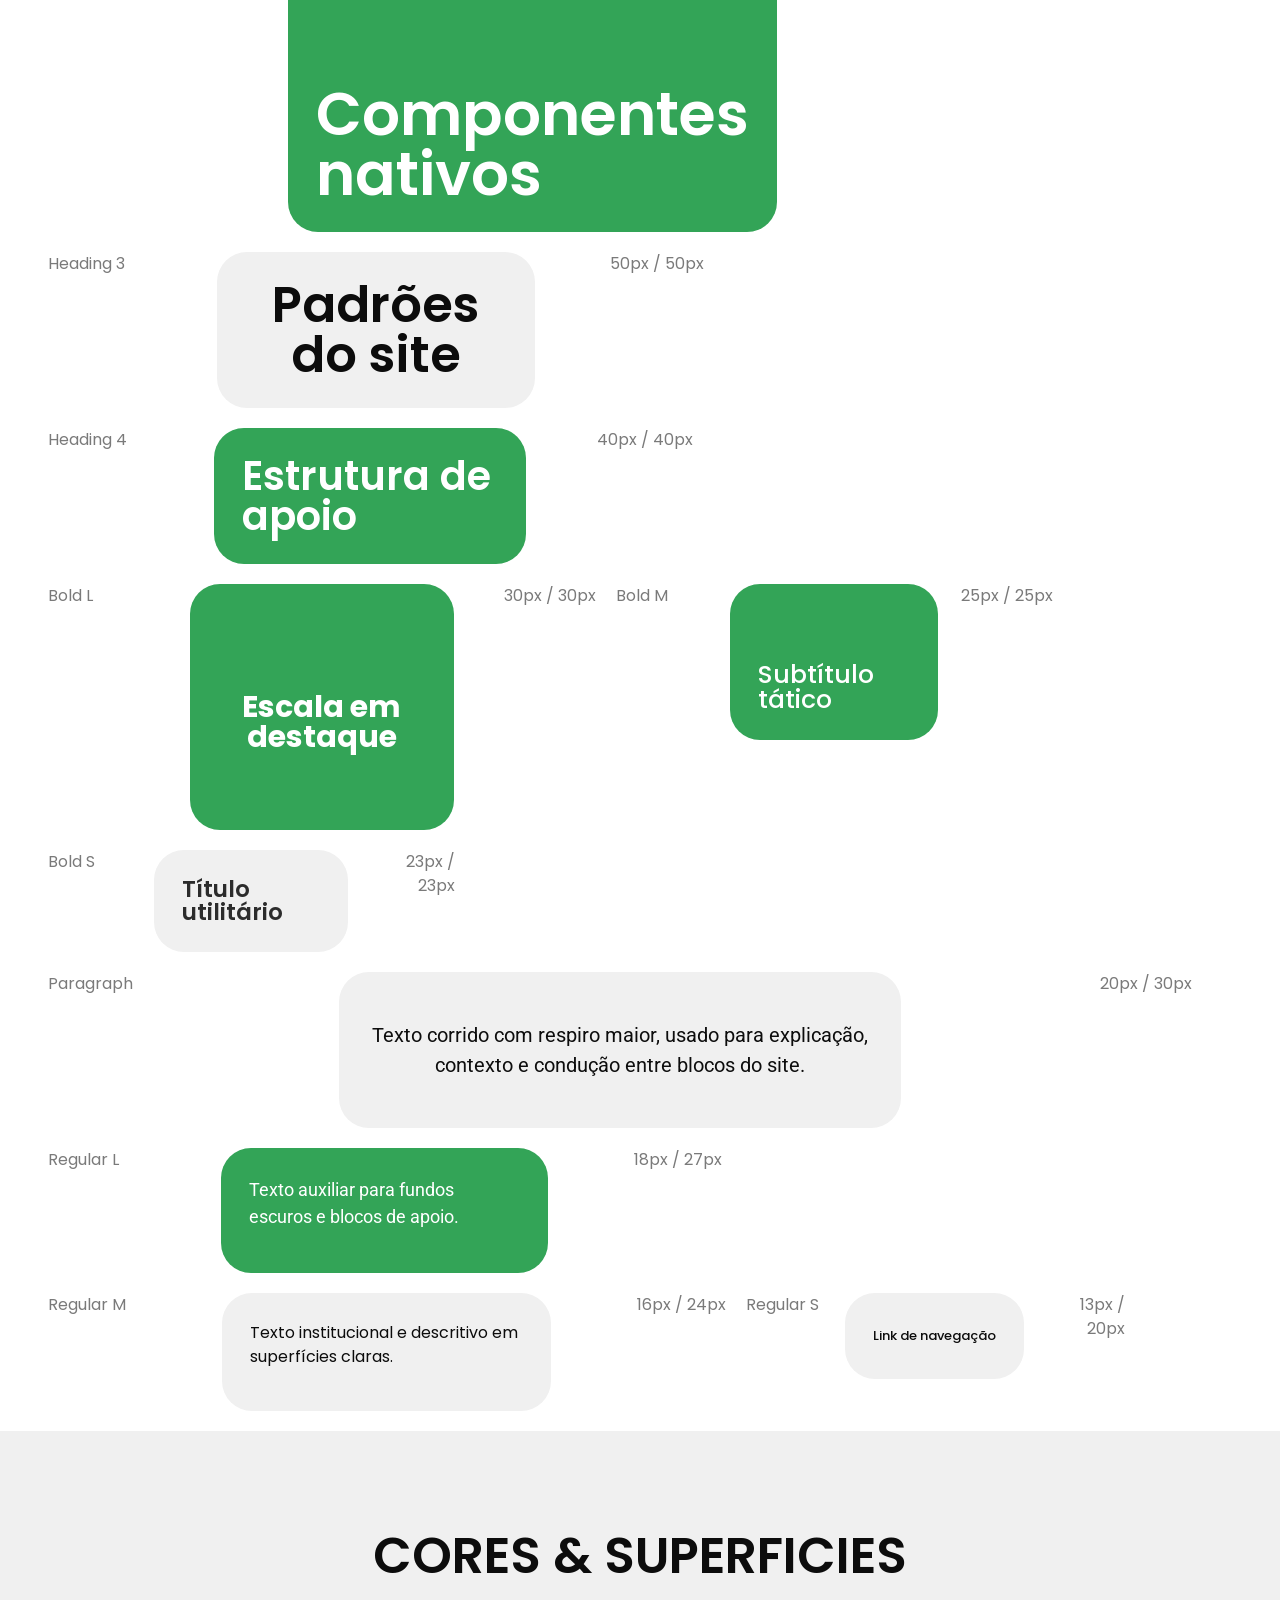
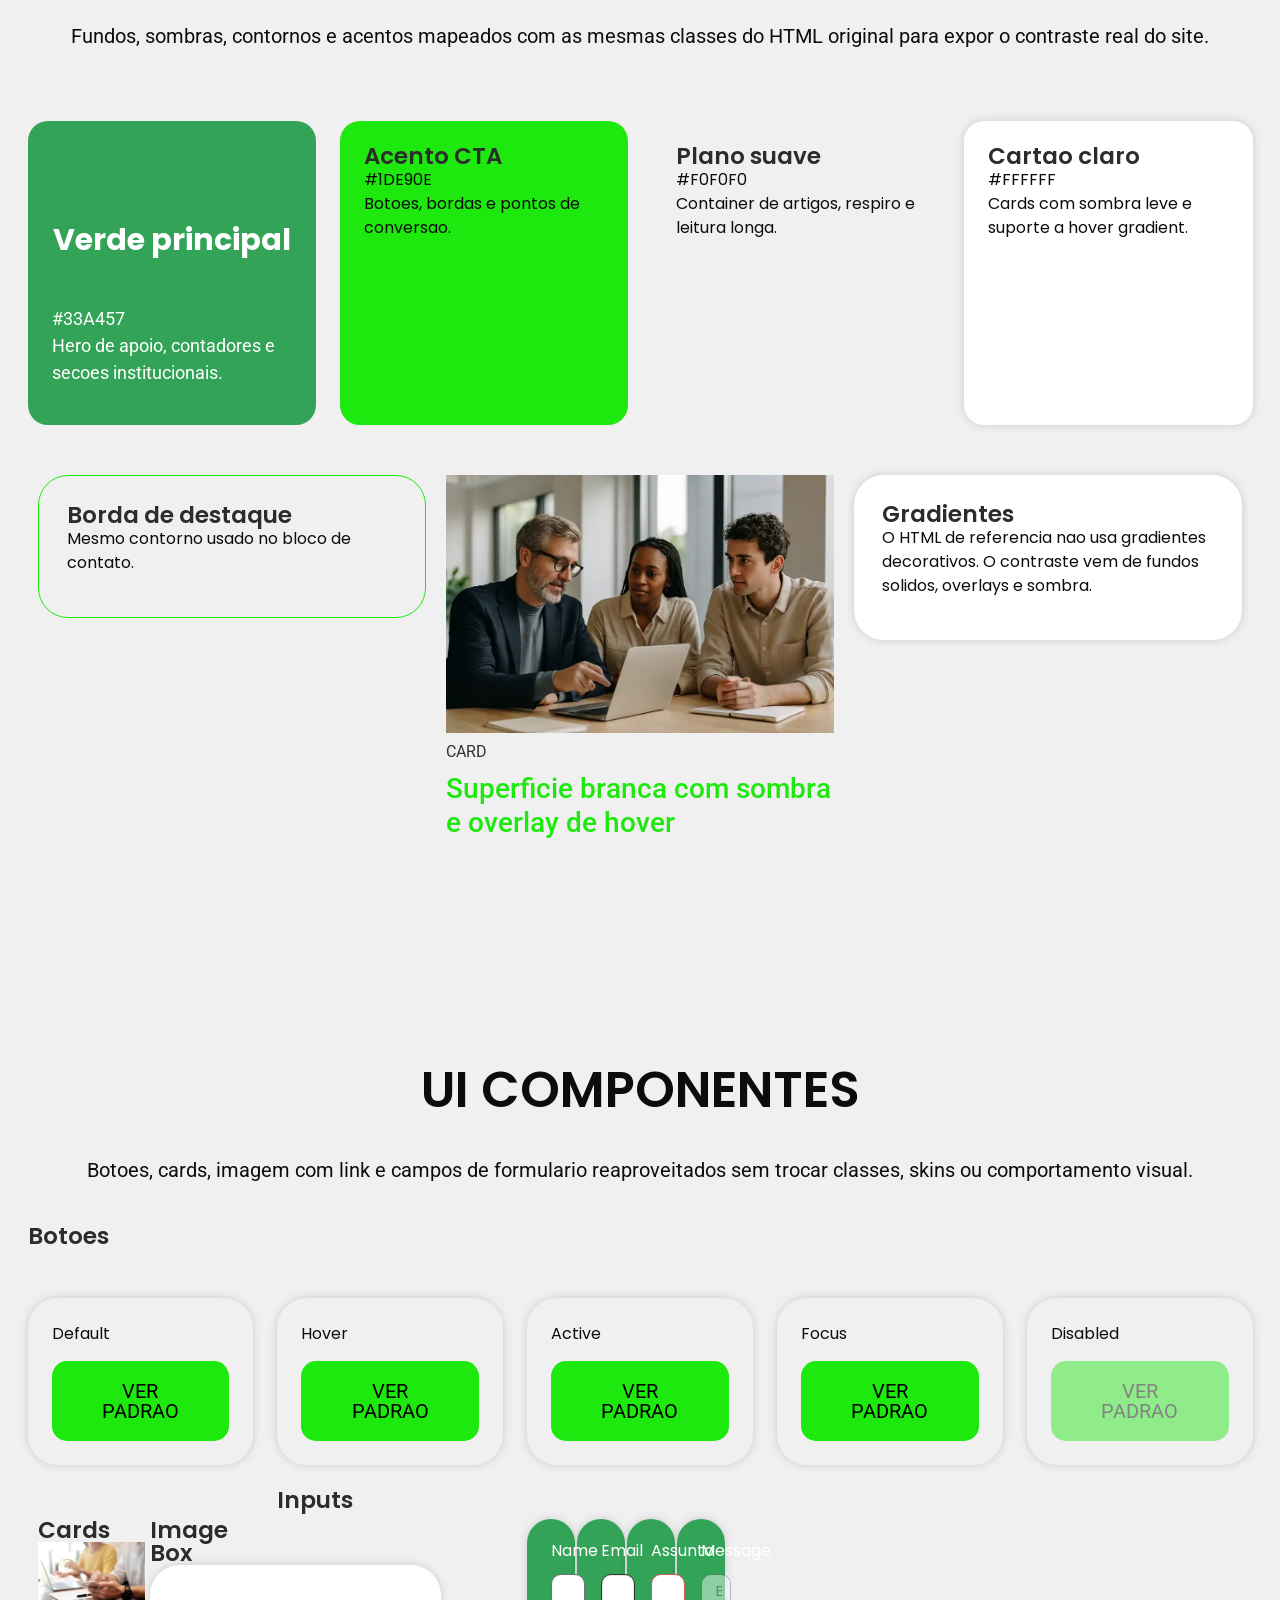
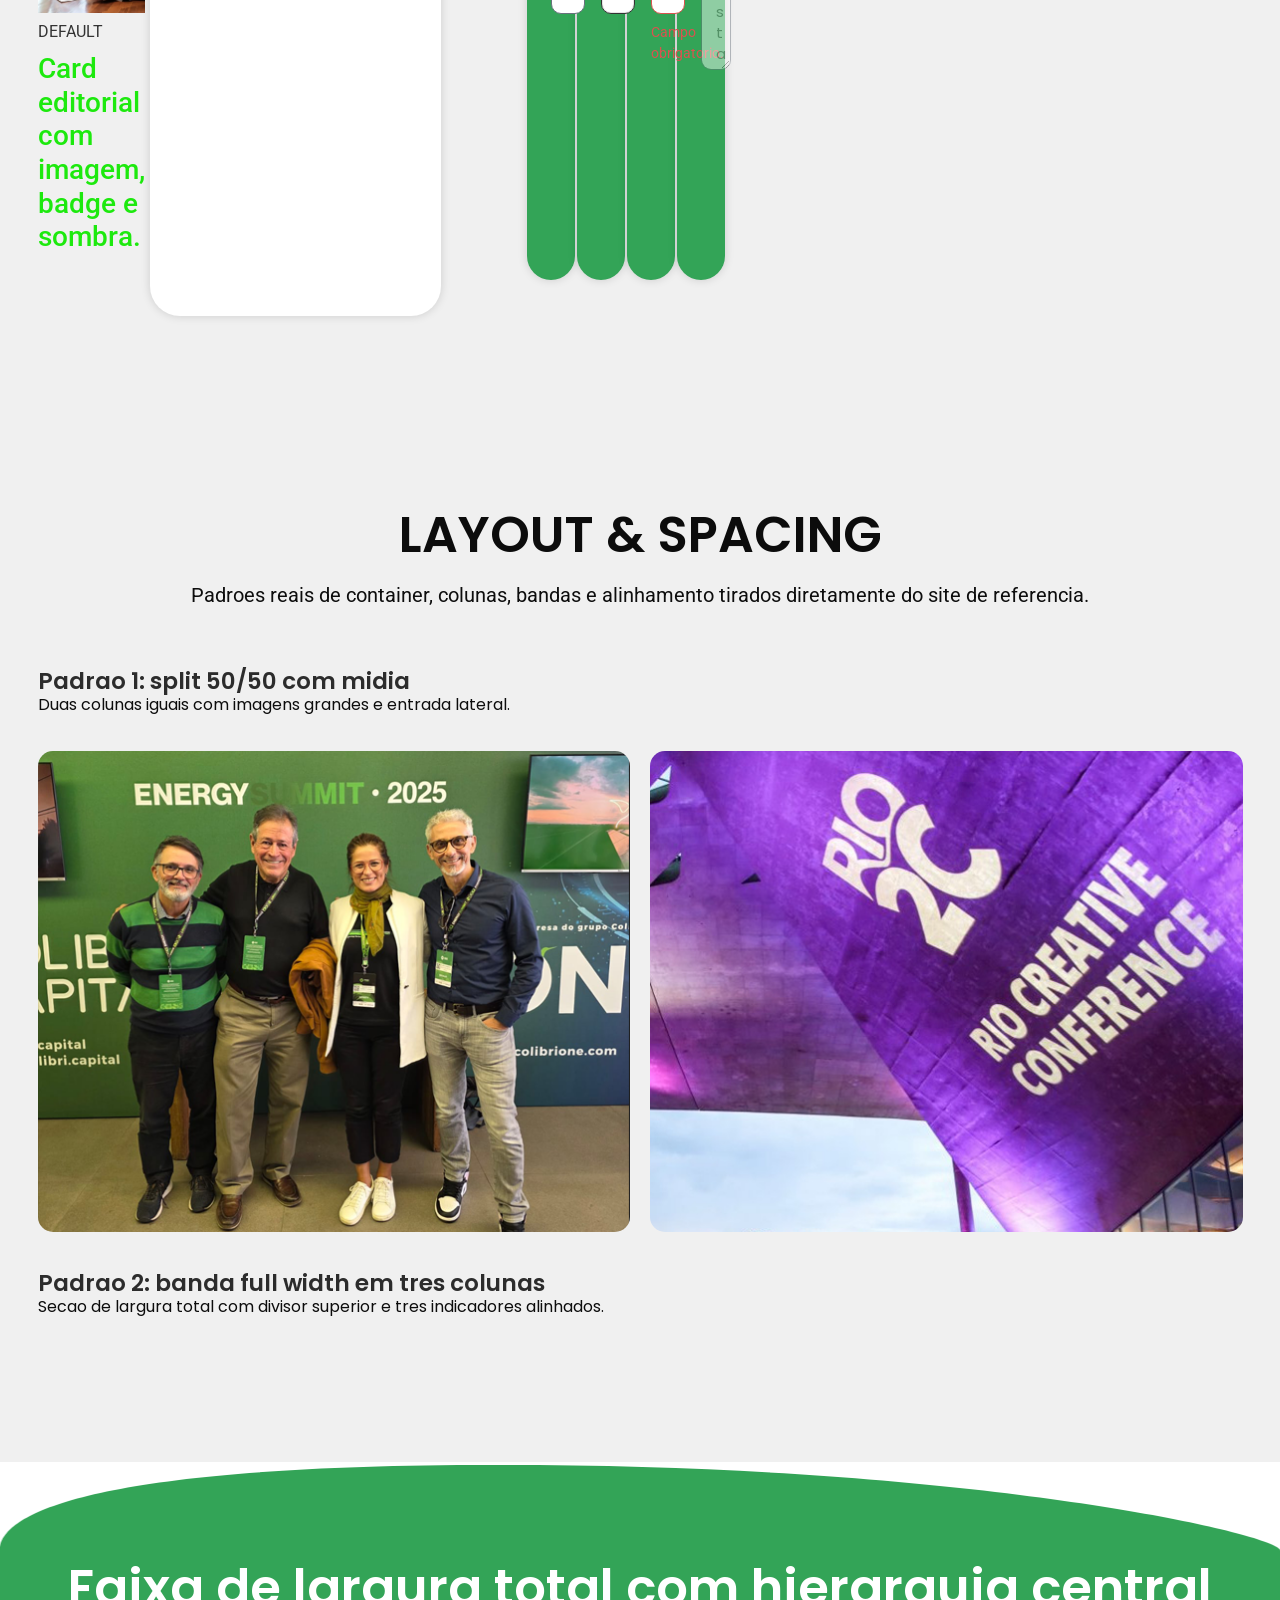
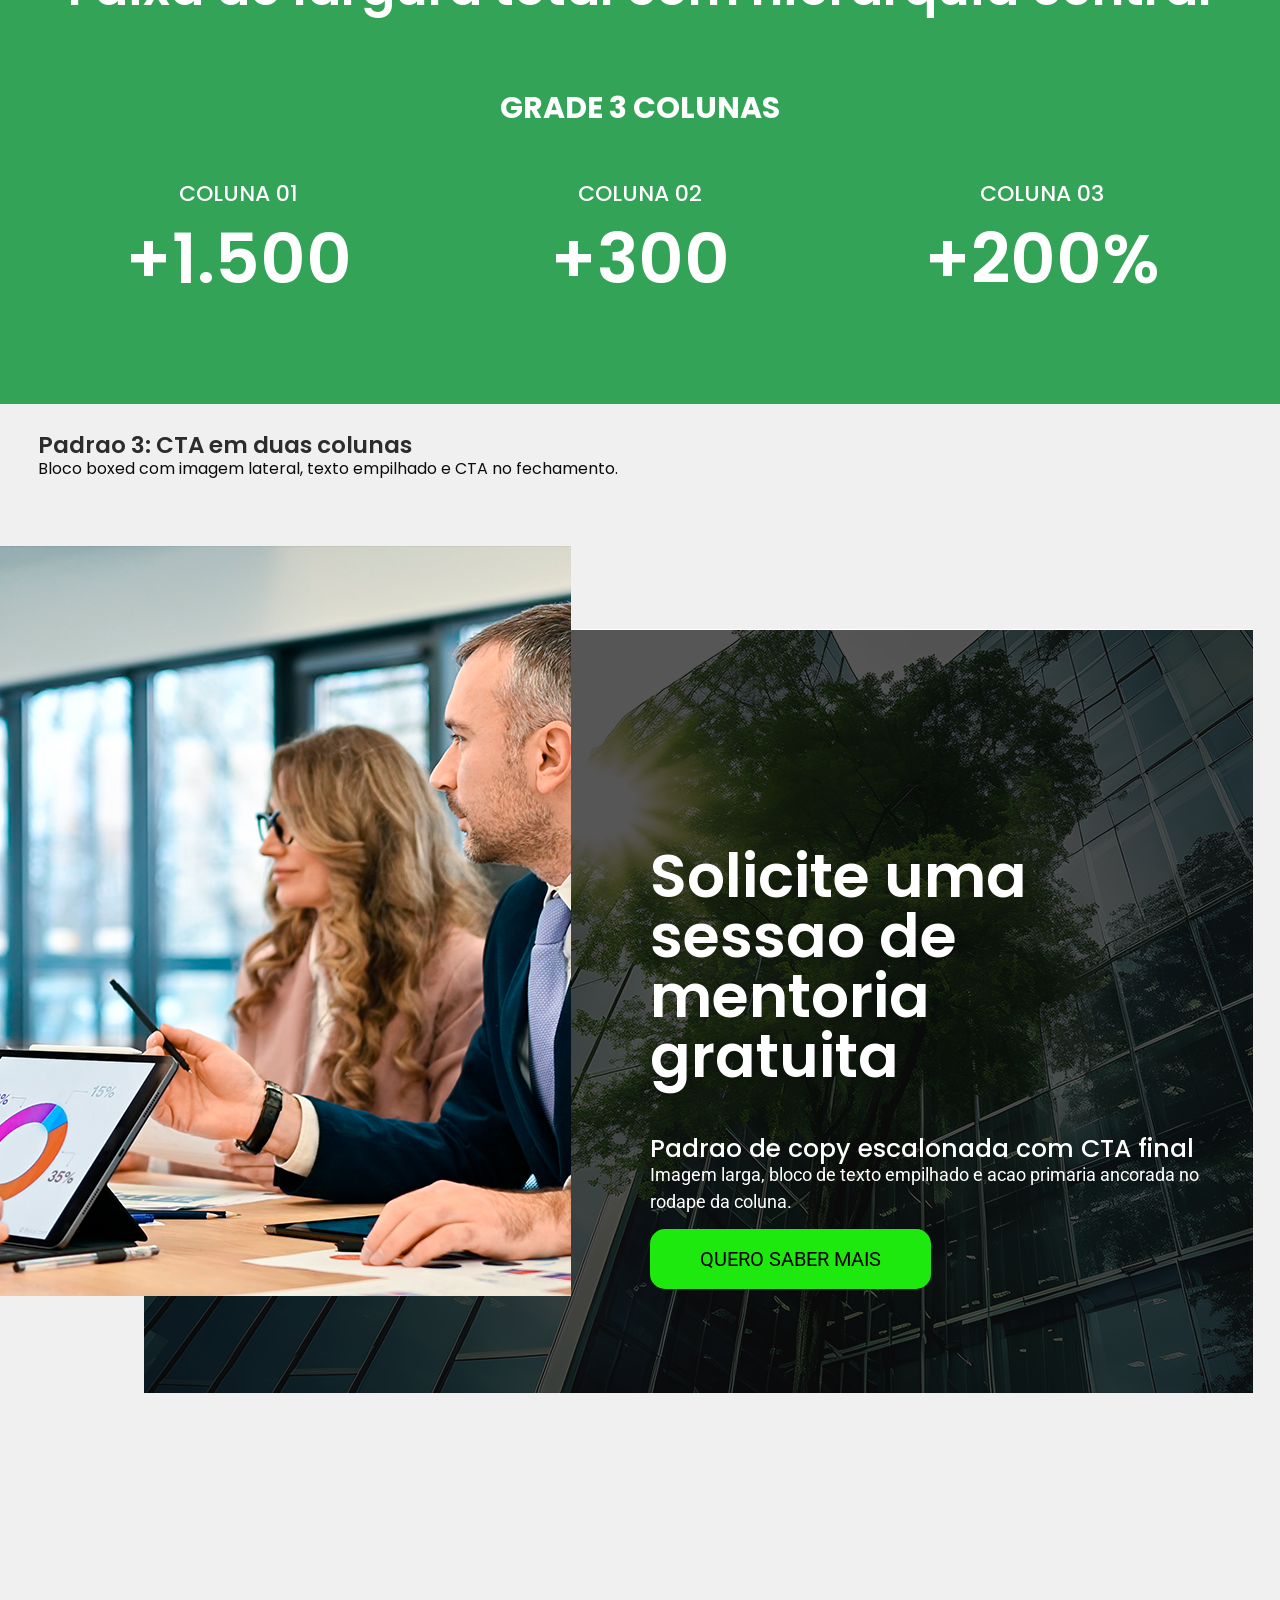
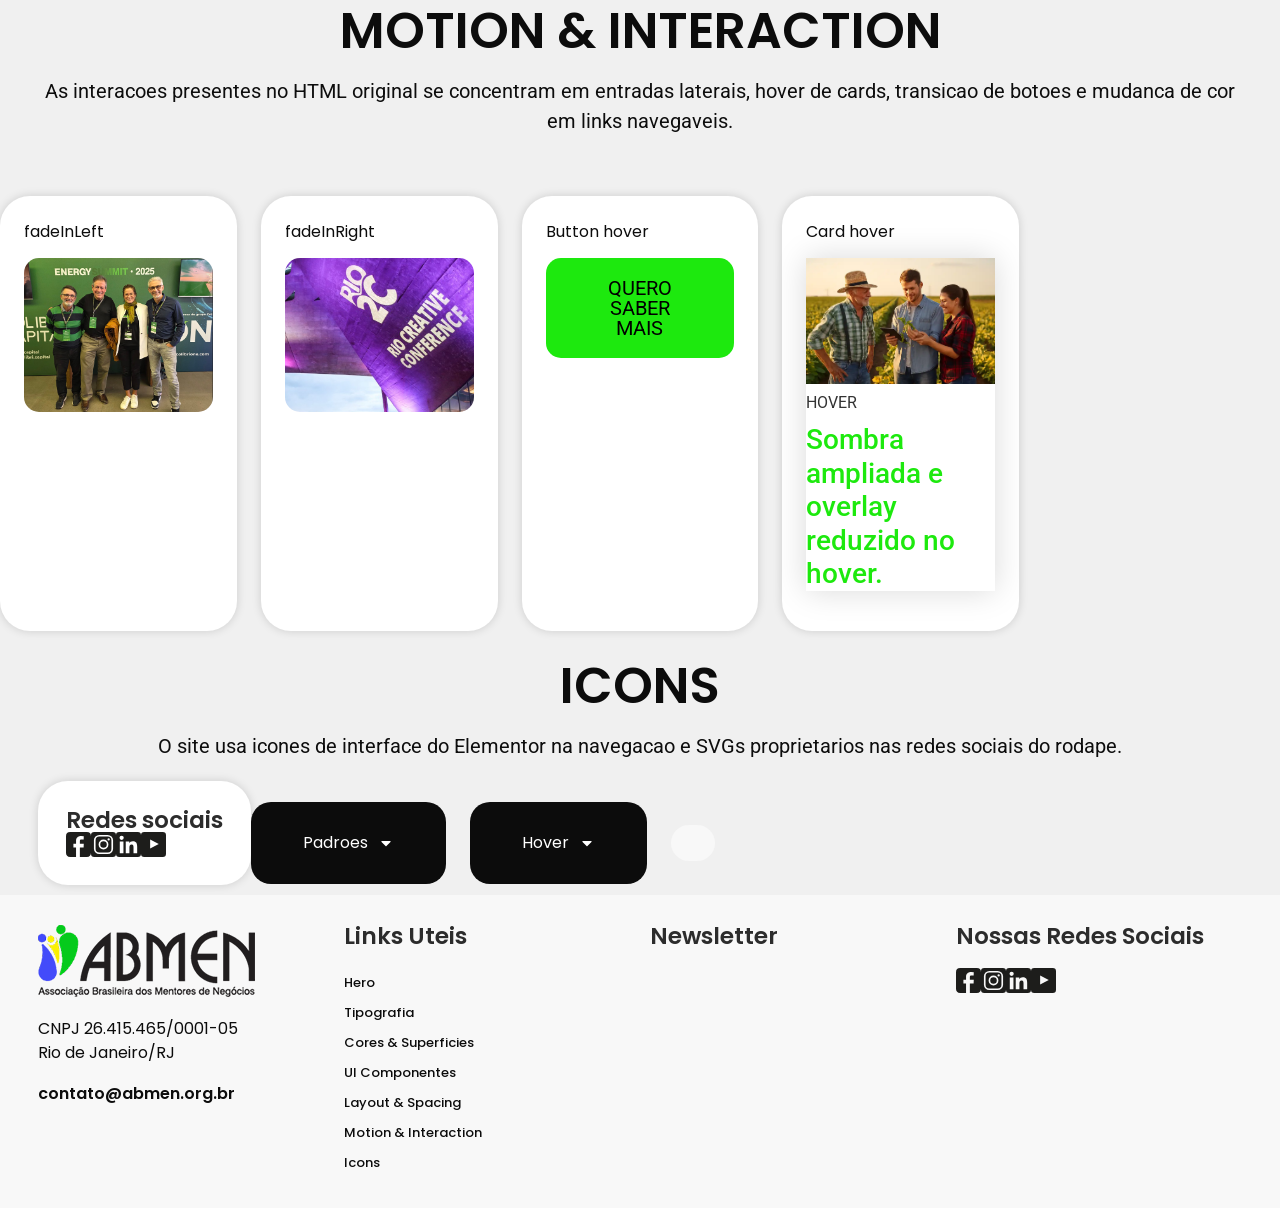
<file: design-system.html>
<!DOCTYPE html>
<html lang="pt-BR" style="scroll-behavior: auto;">
<head>
<meta charset="utf-8"/>
<meta content="width=device-width, initial-scale=1" name="viewport"/>
<title>ABMEN - Design System</title>
<meta content="max-image-preview:large" name="robots"/>
<link href="assets/styles_d1cdd7053d16.css" id="contact-form-7-css" media="all" rel="stylesheet"/>
<link href="assets/extension_36c3d6ca1b3f.css" id="pafe-extension-style-free-css" media="all" rel="stylesheet"/>
<link href="assets/style_7223b4a22092.css" id="hello-elementor-css" media="all" rel="stylesheet"/>
<link href="assets/theme_a83a4c2ed26e.css" id="hello-elementor-theme-style-css" media="all" rel="stylesheet"/>
<link href="assets/header-footer_e4cc1f2be541.css" id="hello-elementor-header-footer-css" media="all" rel="stylesheet"/>
<link href="assets/frontend_1251406ec5aa.css" id="elementor-frontend-css" media="all" rel="stylesheet"/>
<link href="assets/post-6_b2aab8a040b5.css" id="elementor-post-6-css" media="all" rel="stylesheet"/>
<link href="assets/widget-image_f3d20f3a5bae.css" id="widget-image-css" media="all" rel="stylesheet"/>
<link href="assets/widget-nav-menu_7205a729f49d.css" id="widget-nav-menu-css" media="all" rel="stylesheet"/>
<link href="assets/widget-heading_1386ca81d9f3.css" id="widget-heading-css" media="all" rel="stylesheet"/>
<link href="assets/widget-social-icons_5ffeaf7ddd68.css" id="widget-social-icons-css" media="all" rel="stylesheet"/>
<link href="assets/apple-webkit_94c9109078b7.css" id="e-apple-webkit-css" media="all" rel="stylesheet"/>
<link href="assets/widget-spacer_39482a41edd9.css" id="widget-spacer-css" media="all" rel="stylesheet"/>
<link href="assets/widget-posts_7d7aefcb4ea9.css" id="widget-posts-css" media="all" rel="stylesheet"/>
<link href="assets/swiper_5fcabca4fb2d.css" id="swiper-css" media="all" rel="stylesheet"/>
<link href="assets/e-swiper_b6b45a035ed3.css" id="e-swiper-css" media="all" rel="stylesheet"/>
<link href="assets/widget-image-carousel_d1c5c922fb2b.css" id="widget-image-carousel-css" media="all" rel="stylesheet"/>
<link href="assets/fadeInLeft_8a2a5bbceb0e.css" id="e-animation-fadeInLeft-css" media="all" rel="stylesheet"/>
<link href="assets/fadeInRight_7a8d2c29a131.css" id="e-animation-fadeInRight-css" media="all" rel="stylesheet"/>
<link href="assets/widget-counter_1c3948509055.css" id="widget-counter-css" media="all" rel="stylesheet"/>
<link href="assets/shapes_0fddedc5b2a1.css" id="e-shapes-css" media="all" rel="stylesheet"/>
<link href="assets/widget-image-box_896041a9f693.css" id="widget-image-box-css" media="all" rel="stylesheet"/>
<link href="assets/widget-form_f9d186bbf746.css" id="widget-form-css" media="all" rel="stylesheet"/>
<link href="assets/post-7_226647af6d20.css" id="elementor-post-7-css" media="all" rel="stylesheet"/>
<link href="assets/post-27_dce53d64f25b.css" id="elementor-post-27-css" media="all" rel="stylesheet"/>
<link href="assets/post-91_2f6d13734ae6.css" id="elementor-post-91-css" media="all" rel="stylesheet"/>
<link href="assets/poppins_12b8b848db71.css" id="elementor-gf-local-poppins-css" media="all" rel="stylesheet"/>
<link href="assets/roboto_e614dbc4bdd9.css" id="elementor-gf-local-roboto-css" media="all" rel="stylesheet"/>
<meta content="Elementor 3.35.9; features: e_font_icon_svg, additional_custom_breakpoints; settings: css_print_method-external, google_font-enabled, font_display-swap" name="generator"/>
<link href="assets/faveicon_5b14bf7f697e.webp" rel="icon" sizes="32x32"/>
<link href="assets/faveicon_5b14bf7f697e.webp" rel="icon" sizes="192x192"/>
<link href="assets/faveicon_5b14bf7f697e.webp" rel="apple-touch-icon"/>
<style id="wp-custom-css">
			.page-header {
  display: none;
}
.ab1 {width: 49.7%;display: inline-block;font-size: 20px;font-family: Poppins;color: #fff;}
.ab2 {font-size: 20px;font-family: Poppins;color: #fff;}
.wpcf7-form-control.wpcf7-submit.has-spinner {
  background: #1DE90E;
  border: none;
  width: 49%;
  padding: 15px;
  text-transform: uppercase;
  font-size: 20px;
  font-family: Poppins;
  color: #000;
}
#submit {
  background: #1DE90E;
  border: none;
  width: 35%;
  padding: 15px;
  text-transform: uppercase;
  font-size: 17px;
  font-family: Poppins;
  color: #000;
}
a {
  background-color: transparent;
  text-decoration: none;
  color: #1DE90E;
}
.elementor-posts .elementor-post__avatar img {
  border-radius: 50%;
  width: 60px;
  pointer-events: all;
  transform: translateY(-50%);
  display: none;
}
.elementor-7 .elementor-element.elementor-element-c668aab .elementor-post__text {
  margin-top: 0;
}

@media only screen and (max-width: 600px) {.ab1 {width: 100%;display: inline-block;font-size: 20px;font-family: Poppins;color: #fff;}}		</style>
<style data-scroll-fix="true">
        html, body {
            overflow: auto !important;
            overflow-x: hidden !important;
            height: auto !important;
            min-height: 100% !important;
            scroll-behavior: auto !important;
            opacity: 1 !important;
            visibility: visible !important;
        }

        body, .wrapper, main, #__next, #app, .page, .content {
            opacity: 1 !important;
            visibility: visible !important;
            transform: none !important;
        }

        .loader, .preloader, .loading, [class*="loader"], [class*="preloader"] {
            display: none !important;
            opacity: 0 !important;
        }

        .word-inner, .char, .line, [data-aos], [data-scroll],
        .hero-text span, .hero-fade, [class*="hero"] span {
            opacity: 1 !important;
            transform: none !important;
            visibility: visible !important;
        }

        .opacity-0, [class*="opacity-0"],
        .scale-0, .scale-50, .scale-75 {
            opacity: 1 !important;
            transform: none !important;
        }
        </style>
<style id="design-system-helper-css">
        .design-system-surface {
            border-radius: 30px;
            padding: 28px;
        }

        .design-system-surface--green {
            background-color: #33A457;
        }

        .design-system-surface--light {
            background-color: #F0F0F0;
        }

        .design-system-surface--white {
            background-color: #FFFFFF;
            box-shadow: 0 0 10px 0 rgba(0,0,0,.15);
        }

        .design-system-surface--outlined {
            border: 1px solid #1DE90E;
            border-radius: 30px;
            padding: 28px;
        }

        .design-system-swatches {
            display: grid;
            gap: 24px;
            grid-template-columns: repeat(4, minmax(0, 1fr));
            margin-top: 30px;
        }

        .design-system-swatch {
            border-radius: 20px;
            min-height: 180px;
            padding: 24px;
            position: relative;
        }

        .design-system-swatch--white {
            background: #FFFFFF;
            box-shadow: 0 0 10px 0 rgba(0,0,0,.15);
        }

        .design-system-swatch--soft {
            background: #F0F0F0;
        }

        .design-system-swatch--green {
            background: #33A457;
        }

        .design-system-swatch--accent {
            background: #1DE90E;
        }

        .design-system-state-grid .is-hover .elementor-button,
        .design-system-state-grid .is-focus .elementor-button,
        .design-system-state-grid .is-active .elementor-button {
            color: #FFFFFF;
        }

        .design-system-state-grid .is-hover .elementor-post__card {
            box-shadow: 0 0 30px 0 rgba(0,0,0,.15);
        }

        .design-system-state-grid .is-hover .elementor-post__thumbnail__link:after {
            opacity: .5;
        }

        .design-system-state-grid {
            display: grid;
            gap: 24px;
            grid-template-columns: repeat(5, minmax(0, 1fr));
            margin-top: 30px;
        }

        .design-system-state-card,
        .design-system-pattern-card {
            background-color: #FFFFFF;
            border-radius: 30px;
            box-shadow: 0 0 10px 0 rgba(0,0,0,.15);
            height: 100%;
            padding: 24px;
        }

        .design-system-state-card--green {
            background-color: #33A457;
        }

        .design-system-state-card--soft {
            background-color: #F0F0F0;
        }

        .design-system-state-grid .is-focus .elementor-field {
            border-color: #333333;
            box-shadow: inset 0 0 0 1px rgba(0,0,0,.1);
            outline: 0;
        }

        .design-system-state-grid .is-error .elementor-field {
            border-color: #d9534f;
        }

        .design-system-state-grid .is-error .help-inline {
            color: #d9534f;
            display: block;
            font-size: .9em;
            margin-top: 8px;
        }

        .design-system-state-grid .is-disabled .elementor-button,
        .design-system-state-grid .is-disabled .elementor-item,
        .design-system-state-grid .is-disabled .elementor-field {
            opacity: .45;
            pointer-events: none;
        }

        .design-system-state-grid .is-hover .elementor-item,
        .design-system-state-grid .is-focus .elementor-item,
        .design-system-state-grid .is-active .elementor-item {
            color: #06CB1D !important;
            fill: #06CB1D !important;
        }

        .design-system-icon-row {
            align-items: center;
            display: flex;
            gap: 24px;
            justify-content: flex-start;
            flex-wrap: wrap;
        }

        .design-system-icon-chip {
            align-items: center;
            border-radius: 20px;
            display: inline-flex;
            gap: 16px;
            padding: 18px 22px;
        }

        .design-system-icon-chip--dark {
            background-color: #0C0C0C;
        }

        .design-system-icon-chip--light {
            background-color: #F8F8F8;
        }

        .design-system-helper-spacer {
            margin-top: 20px;
        }

        @media (max-width: 1024px) {
            .design-system-swatches,
            .design-system-state-grid {
                grid-template-columns: repeat(2, minmax(0, 1fr));
            }
        }

        @media (max-width: 767px) {
            .design-system-swatches,
            .design-system-state-grid {
                grid-template-columns: minmax(0, 1fr);
            }
        }
        </style>
</head>
<body class="home wp-singular page-template-default page page-id-7 wp-custom-logo wp-theme-ABMEN elementor-default elementor-kit-6 elementor-page elementor-page-7 e--ua-blink e--ua-webkit" data-elementor-device-mode="desktop" data-rsssl="1" style="scroll-behavior: auto;">
<a class="skip-link screen-reader-text" href="#content">Ir para o conteúdo</a>
<header class="elementor elementor-27 elementor-location-header" data-elementor-id="27" data-elementor-post-type="elementor_library" data-elementor-type="header">
<section class="elementor-section elementor-top-section elementor-element elementor-element-84b7572 elementor-section-content-middle elementor-section-boxed elementor-section-height-default elementor-section-height-default" data-e-type="section" data-element_type="section" data-id="84b7572" data-settings='{"background_background":"classic"}' id="header">
<div class="elementor-background-overlay"></div>
<div class="elementor-container elementor-column-gap-default">
<div class="elementor-column elementor-col-33 elementor-top-column elementor-element elementor-element-861b884" data-e-type="column" data-element_type="column" data-id="861b884">
<div class="elementor-widget-wrap elementor-element-populated">
<div class="elementor-element elementor-element-033c11d elementor-widget elementor-widget-theme-site-logo elementor-widget-image" data-e-type="widget" data-element_type="widget" data-id="033c11d" data-widget_type="theme-site-logo.default">
<div class="elementor-widget-container">
<a href="#hero">
<img alt="abmen" loading="lazy" src="assets/abmen-qoqinya2chitmldtwo08xaky_178a828738d2.webp" title="abmen"/> </a>
</div>
</div>
</div>
</div>
<div class="elementor-column elementor-col-33 elementor-top-column elementor-element elementor-element-35d8c11" data-e-type="column" data-element_type="column" data-id="35d8c11">
<div class="elementor-widget-wrap elementor-element-populated">
<div class="elementor-element elementor-element-828ee26 elementor-nav-menu__align-end elementor-nav-menu--dropdown-mobile elementor-nav-menu__text-align-aside elementor-nav-menu--toggle elementor-nav-menu--burger elementor-widget elementor-widget-nav-menu" data-e-type="widget" data-element_type="widget" data-id="828ee26" data-settings='{"layout":"horizontal","submenu_icon":{"value":"&lt;svg aria-hidden=\"true\" class=\"e-font-icon-svg e-fas-caret-down\" viewBox=\"0 0 320 512\" xmlns=\"http:\/\/www.w3.org\/2000\/svg\"&gt;&lt;path d=\"M31.3 192h257.3c17.8 0 26.7 21.5 14.1 34.1L174.1 354.8c-7.8 7.8-20.5 7.8-28.3 0L17.2 226.1C4.6 213.5 13.5 192 31.3 192z\"&gt;&lt;\/path&gt;&lt;\/svg&gt;","library":"fa-solid"},"toggle":"burger"}' data-widget_type="nav-menu.default">
<div class="elementor-widget-container">
<nav aria-label="Menu" class="elementor-nav-menu--main elementor-nav-menu__container elementor-nav-menu--layout-horizontal e--pointer-underline e--animation-fade">
<ul class="elementor-nav-menu" id="menu-1-828ee26"><li class="menu-item"><a class="elementor-item elementor-item-anchor" href="#hero">Hero</a></li>
<li class="menu-item"><a class="elementor-item elementor-item-anchor" href="#typography">Tipografia</a></li>
<li class="menu-item"><a class="elementor-item elementor-item-anchor" href="#colors">Cores &amp;<br/> Superfícies</a></li>
<li class="menu-item"><a class="elementor-item elementor-item-anchor" href="#components">UI <br/>Componentes</a></li>
<li class="menu-item menu-item-has-children"><a aria-controls="sm-design-system-desktop" aria-expanded="false" aria-haspopup="true" class="elementor-item has-submenu" href="#layout" id="sm-design-system-desktop-anchor">Padrões<span class="sub-arrow"><svg aria-hidden="true" class="e-font-icon-svg e-fas-caret-down" viewbox="0 0 320 512" xmlns="http://www.w3.org/2000/svg"><path d="M31.3 192h257.3c17.8 0 26.7 21.5 14.1 34.1L174.1 354.8c-7.8 7.8-20.5 7.8-28.3 0L17.2 226.1C4.6 213.5 13.5 192 31.3 192z"></path></svg></span></a>
<ul aria-expanded="false" aria-hidden="true" aria-labelledby="sm-design-system-desktop-anchor" class="sub-menu elementor-nav-menu--dropdown" id="sm-design-system-desktop" role="group">
<li class="menu-item"><a class="elementor-sub-item elementor-item-anchor" href="#layout">Layout</a></li>
<li class="menu-item"><a class="elementor-sub-item elementor-item-anchor" href="#motion">Motion</a></li>
<li class="menu-item"><a class="elementor-sub-item elementor-item-anchor" href="#icons">Ícones</a></li>
</ul>
</li>
</ul> </nav>
<div aria-expanded="false" aria-label="Menu Toggle" class="elementor-menu-toggle" role="button" tabindex="0">
<svg aria-hidden="true" class="elementor-menu-toggle__icon--open e-font-icon-svg e-eicon-menu-bar" role="presentation" viewbox="0 0 1000 1000" xmlns="http://www.w3.org/2000/svg"><path d="M104 333H896C929 333 958 304 958 271S929 208 896 208H104C71 208 42 237 42 271S71 333 104 333ZM104 583H896C929 583 958 554 958 521S929 458 896 458H104C71 458 42 487 42 521S71 583 104 583ZM104 833H896C929 833 958 804 958 771S929 708 896 708H104C71 708 42 737 42 771S71 833 104 833Z"></path></svg><svg aria-hidden="true" class="elementor-menu-toggle__icon--close e-font-icon-svg e-eicon-close" role="presentation" viewbox="0 0 1000 1000" xmlns="http://www.w3.org/2000/svg"><path d="M742 167L500 408 258 167C246 154 233 150 217 150 196 150 179 158 167 167 154 179 150 196 150 212 150 229 154 242 171 254L408 500 167 742C138 771 138 800 167 829 196 858 225 858 254 829L496 587 738 829C750 842 767 846 783 846 800 846 817 842 829 829 842 817 846 804 846 783 846 767 842 750 829 737L588 500 833 258C863 229 863 200 833 171 804 137 775 137 742 167Z"></path></svg> </div>
<nav aria-hidden="true" class="elementor-nav-menu--dropdown elementor-nav-menu__container" style="--menu-height: 0;">
<ul class="elementor-nav-menu" id="menu-2-828ee26"><li class="menu-item"><a class="elementor-item elementor-item-anchor" href="#hero" tabindex="-1">Hero</a></li>
<li class="menu-item"><a class="elementor-item elementor-item-anchor" href="#typography" tabindex="-1">Tipografia</a></li>
<li class="menu-item"><a class="elementor-item elementor-item-anchor" href="#colors" tabindex="-1">Cores &amp;<br/> Superfícies</a></li>
<li class="menu-item"><a class="elementor-item elementor-item-anchor" href="#components" tabindex="-1">UI <br/>Componentes</a></li>
<li class="menu-item menu-item-has-children"><a aria-controls="sm-design-system-mobile" aria-expanded="false" aria-haspopup="true" class="elementor-item has-submenu" href="#layout" id="sm-design-system-mobile-anchor" tabindex="-1">Padrões<span class="sub-arrow"><svg aria-hidden="true" class="e-font-icon-svg e-fas-caret-down" viewbox="0 0 320 512" xmlns="http://www.w3.org/2000/svg"><path d="M31.3 192h257.3c17.8 0 26.7 21.5 14.1 34.1L174.1 354.8c-7.8 7.8-20.5 7.8-28.3 0L17.2 226.1C4.6 213.5 13.5 192 31.3 192z"></path></svg></span></a>
<ul aria-expanded="false" aria-hidden="true" aria-labelledby="sm-design-system-mobile-anchor" class="sub-menu elementor-nav-menu--dropdown" id="sm-design-system-mobile" role="group">
<li class="menu-item"><a class="elementor-sub-item elementor-item-anchor" href="#layout" tabindex="-1">Layout</a></li>
<li class="menu-item"><a class="elementor-sub-item elementor-item-anchor" href="#motion" tabindex="-1">Motion</a></li>
<li class="menu-item"><a class="elementor-sub-item elementor-item-anchor" href="#icons" tabindex="-1">Ícones</a></li>
</ul>
</li>
</ul> </nav>
</div>
</div>
</div>
</div>
<div class="elementor-column elementor-col-33 elementor-top-column elementor-element elementor-element-b797051" data-e-type="column" data-element_type="column" data-id="b797051">
<div class="elementor-widget-wrap elementor-element-populated">
<div class="elementor-element elementor-element-d8f4d63 elementor-align-right elementor-hidden-mobile elementor-widget elementor-widget-button" data-e-type="widget" data-element_type="widget" data-id="d8f4d63" data-widget_type="button.default">
<div class="elementor-widget-container">
<div class="elementor-button-wrapper">
<a class="elementor-button elementor-button-link elementor-size-sm" href="#layout">
<span class="elementor-button-content-wrapper">
<span class="elementor-button-text">Ver Padrões</span>
</span>
</a>
</div>
</div>
</div>
<div class="elementor-element elementor-element-df96617 elementor-align-right elementor-hidden-desktop elementor-hidden-tablet elementor-widget elementor-widget-button" data-e-type="widget" data-element_type="widget" data-id="df96617" data-widget_type="button.default">
<div class="elementor-widget-container">
<div class="elementor-button-wrapper">
<a class="elementor-button elementor-button-link elementor-size-sm" href="#layout">
<span class="elementor-button-content-wrapper">
<span class="elementor-button-text">Ver Padrões</span>
</span>
</a>
</div>
</div>
</div>
</div>
</div>
</div>
</section>
</header>
<main class="site-main post-7 page type-page status-publish hentry" id="content">
<div class="page-content">
<div class="elementor elementor-7" data-elementor-id="7" data-elementor-post-type="page" data-elementor-type="wp-post">
<section class="elementor-section elementor-top-section elementor-element elementor-element-9ef1819 elementor-section-boxed elementor-section-height-default elementor-section-height-default" data-e-type="section" data-element_type="section" data-id="9ef1819" data-settings='{"background_background":"classic"}' id="hero">
<div class="elementor-container elementor-column-gap-default">
<div class="elementor-column elementor-col-100 elementor-top-column elementor-element elementor-element-ecfca34" data-e-type="column" data-element_type="column" data-id="ecfca34">
<div class="elementor-widget-wrap elementor-element-populated">
<div class="elementor-element elementor-element-094363f elementor-widget elementor-widget-spacer" data-e-type="widget" data-element_type="widget" data-id="094363f" data-widget_type="spacer.default">
<div class="elementor-widget-container">
<div class="elementor-spacer">
<div class="elementor-spacer-inner"></div>
</div>
</div>
</div>
<div class="elementor-element elementor-element-a36e452 elementor-widget elementor-widget-heading" data-e-type="widget" data-element_type="widget" data-id="a36e452" data-widget_type="heading.default">
<div class="elementor-widget-container">
<h2 class="elementor-heading-title elementor-size-default">Sistema de Design <br/>da ABMEN.</h2> </div>
</div>
<section class="elementor-section elementor-inner-section elementor-element elementor-element-fddde88 elementor-section-boxed elementor-section-height-default elementor-section-height-default" data-e-type="section" data-element_type="section" data-id="fddde88">
<div class="elementor-container elementor-column-gap-default">
<div class="elementor-column elementor-col-50 elementor-inner-column elementor-element elementor-element-8637545" data-e-type="column" data-element_type="column" data-id="8637545">
<div class="elementor-widget-wrap elementor-element-populated">
<div class="elementor-element elementor-element-ec7213f elementor-widget elementor-widget-spacer" data-e-type="widget" data-element_type="widget" data-id="ec7213f" data-widget_type="spacer.default">
<div class="elementor-widget-container">
<div class="elementor-spacer">
<div class="elementor-spacer-inner"></div>
</div>
</div>
</div>
<div class="elementor-element elementor-element-4471f22 elementor-widget elementor-widget-heading" data-e-type="widget" data-element_type="widget" data-id="4471f22" data-widget_type="heading.default">
<div class="elementor-widget-container">
<h2 class="elementor-heading-title elementor-size-default">Uma biblioteca viva<br/>com tipografia,<br/>componentes, layout<br/>e movimento<br/>extraídos do site.</h2> </div>
</div>
<div class="elementor-element elementor-element-dad3be0 elementor-widget elementor-widget-button" data-e-type="widget" data-element_type="widget" data-id="dad3be0" data-widget_type="button.default">
<div class="elementor-widget-container">
<div class="elementor-button-wrapper">
<a class="elementor-button elementor-button-link elementor-size-sm" href="#typography">
<span class="elementor-button-content-wrapper">
<span class="elementor-button-text">VER SISTEMA</span>
</span>
</a>
</div>
</div>
</div>
</div>
</div>
<div class="elementor-column elementor-col-50 elementor-inner-column elementor-element elementor-element-d358697" data-e-type="column" data-element_type="column" data-id="d358697">
<div class="elementor-widget-wrap elementor-element-populated">
<div class="elementor-element elementor-element-f5ef4ee elementor-widget elementor-widget-image" data-e-type="widget" data-element_type="widget" data-id="f5ef4ee" data-widget_type="image.default">
<div class="elementor-widget-container">
<img alt="" class="attachment-full size-full wp-image-106" decoding="async" fetchpriority="high" height="1000" sizes="(max-width: 1060px) 100vw, 1060px" src="assets/fazemos_sua_empresa_crescer_21502c1da8fd.webp" srcset="assets/fazemos_sua_empresa_crescer_21502c1da8fd.webp 1060w, assets/fazemos_sua_empresa_crescer-30_01c5b7e77002.webp 300w, assets/fazemos_sua_empresa_crescer-10_6ee98a39d780.webp 1024w, assets/fazemos_sua_empresa_crescer-76_22cfb2d1023d.webp 768w" width="1060"/> </div>
</div>
</div>
</div>
</div>
</section>
</div>
</div>
</div>
</section>
<section class="elementor-section elementor-top-section elementor-element elementor-element-6ed1c3b elementor-section-boxed elementor-section-height-default elementor-section-height-default" data-e-type="section" data-element_type="section" data-id="6ed1c3b" id="typography">
<div class="elementor-container elementor-column-gap-default">
<div class="elementor-column elementor-col-100 elementor-top-column elementor-element elementor-element-0a260d5" data-e-type="column" data-element_type="column" data-id="0a260d5">
<div class="elementor-widget-wrap elementor-element-populated">
<div class="elementor-element elementor-element-3aff36c elementor-widget elementor-widget-heading" data-e-type="widget" data-element_type="widget" data-id="3aff36c" data-widget_type="heading.default">
<div class="elementor-widget-container">
<h2 class="elementor-heading-title elementor-size-default">Tipografia</h2> </div>
</div>
<div class="elementor-element elementor-element-565b988 elementor-widget elementor-widget-text-editor" data-e-type="widget" data-element_type="widget" data-id="565b988" data-widget_type="text-editor.default">
<div class="elementor-widget-container">
									Escalas, pesos e hierarquias montados com os mesmos widgets do HTML original, sem redesenho e sem normalizações paralelas.								</div>
</div>
<section class="elementor-section elementor-inner-section elementor-section-boxed elementor-section-height-default elementor-section-height-default design-system-helper-spacer" data-e-type="section" data-element_type="section">
<div class="elementor-container elementor-column-gap-default">
<div class="elementor-column elementor-col-25 elementor-inner-column"><div class="elementor-widget-wrap elementor-element-populated"><div class="elementor-element elementor-widget elementor-widget-text-editor"><div class="elementor-widget-container">Heading 1</div></div></div></div>
<div class="elementor-column elementor-col-50 elementor-inner-column"><div class="elementor-widget-wrap elementor-element-populated"><div class="design-system-surface design-system-surface--green"><div class="elementor-element elementor-element-a36e452 elementor-widget elementor-widget-heading" data-widget_type="heading.default"><div class="elementor-widget-container"><h2 class="elementor-heading-title elementor-size-default">Sistema de Design</h2></div></div></div></div></div>
<div class="elementor-column elementor-col-25 elementor-inner-column"><div class="elementor-widget-wrap elementor-element-populated"><div class="elementor-element elementor-align-right elementor-widget elementor-widget-text-editor"><div class="elementor-widget-container">65px / 65px</div></div></div></div>
</div>
</section>
<section class="elementor-section elementor-inner-section elementor-section-boxed elementor-section-height-default elementor-section-height-default" data-e-type="section" data-element_type="section">
<div class="elementor-container elementor-column-gap-default">
<div class="elementor-column elementor-col-25 elementor-inner-column"><div class="elementor-widget-wrap elementor-element-populated"><div class="elementor-element elementor-widget elementor-widget-text-editor"><div class="elementor-widget-container">Heading 2</div></div></div></div>
<div class="elementor-column elementor-col-50 elementor-inner-column"><div class="elementor-widget-wrap elementor-element-populated"><div class="design-system-surface design-system-surface--green"><div class="elementor-element elementor-element-7335903 elementor-widget__width-initial elementor-widget elementor-widget-heading" data-widget_type="heading.default"><div class="elementor-widget-container"><h2 class="elementor-heading-title elementor-size-default">Componentes nativos</h2></div></div></div></div></div>
<div class="elementor-column elementor-col-25 elementor-inner-column"><div class="elementor-widget-wrap elementor-element-populated"><div class="elementor-element elementor-align-right elementor-widget elementor-widget-text-editor"><div class="elementor-widget-container">60px / 60px</div></div></div></div>
</div>
</section>
<section class="elementor-section elementor-inner-section elementor-section-boxed elementor-section-height-default elementor-section-height-default" data-e-type="section" data-element_type="section">
<div class="elementor-container elementor-column-gap-default">
<div class="elementor-column elementor-col-25 elementor-inner-column"><div class="elementor-widget-wrap elementor-element-populated"><div class="elementor-element elementor-widget elementor-widget-text-editor"><div class="elementor-widget-container">Heading 3</div></div></div></div>
<div class="elementor-column elementor-col-50 elementor-inner-column"><div class="elementor-widget-wrap elementor-element-populated"><div class="design-system-surface design-system-surface--light"><div class="elementor-element elementor-element-3aff36c elementor-widget elementor-widget-heading" data-widget_type="heading.default"><div class="elementor-widget-container"><h2 class="elementor-heading-title elementor-size-default">Padrões do site</h2></div></div></div></div></div>
<div class="elementor-column elementor-col-25 elementor-inner-column"><div class="elementor-widget-wrap elementor-element-populated"><div class="elementor-element elementor-align-right elementor-widget elementor-widget-text-editor"><div class="elementor-widget-container">50px / 50px</div></div></div></div>
</div>
</section>
<section class="elementor-section elementor-inner-section elementor-section-boxed elementor-section-height-default elementor-section-height-default" data-e-type="section" data-element_type="section">
<div class="elementor-container elementor-column-gap-default">
<div class="elementor-column elementor-col-25 elementor-inner-column"><div class="elementor-widget-wrap elementor-element-populated"><div class="elementor-element elementor-widget elementor-widget-text-editor"><div class="elementor-widget-container">Heading 4</div></div></div></div>
<div class="elementor-column elementor-col-50 elementor-inner-column"><div class="elementor-widget-wrap elementor-element-populated"><div class="design-system-surface design-system-surface--green"><div class="elementor-element elementor-element-4471f22 elementor-widget elementor-widget-heading" data-widget_type="heading.default"><div class="elementor-widget-container"><h2 class="elementor-heading-title elementor-size-default">Estrutura de apoio</h2></div></div></div></div></div>
<div class="elementor-column elementor-col-25 elementor-inner-column"><div class="elementor-widget-wrap elementor-element-populated"><div class="elementor-element elementor-align-right elementor-widget elementor-widget-text-editor"><div class="elementor-widget-container">40px / 40px</div></div></div></div>
</div>
</section>
<section class="elementor-section elementor-inner-section elementor-section-boxed elementor-section-height-default elementor-section-height-default" data-e-type="section" data-element_type="section">
<div class="elementor-container elementor-column-gap-default">
<div class="elementor-column elementor-col-25 elementor-inner-column"><div class="elementor-widget-wrap elementor-element-populated"><div class="elementor-element elementor-widget elementor-widget-text-editor"><div class="elementor-widget-container">Bold L</div></div></div></div>
<div class="elementor-column elementor-col-50 elementor-inner-column"><div class="elementor-widget-wrap elementor-element-populated"><div class="design-system-surface design-system-surface--green"><div class="elementor-element elementor-element-cbd6abb elementor-widget elementor-widget-heading" data-widget_type="heading.default"><div class="elementor-widget-container"><h2 class="elementor-heading-title elementor-size-default">Escala em destaque</h2></div></div></div></div></div>
<div class="elementor-column elementor-col-25 elementor-inner-column"><div class="elementor-widget-wrap elementor-element-populated"><div class="elementor-element elementor-align-right elementor-widget elementor-widget-text-editor"><div class="elementor-widget-container">30px / 30px</div></div></div></div>
</div>
</section>
<section class="elementor-section elementor-inner-section elementor-section-boxed elementor-section-height-default elementor-section-height-default" data-e-type="section" data-element_type="section">
<div class="elementor-container elementor-column-gap-default">
<div class="elementor-column elementor-col-25 elementor-inner-column"><div class="elementor-widget-wrap elementor-element-populated"><div class="elementor-element elementor-widget elementor-widget-text-editor"><div class="elementor-widget-container">Bold M</div></div></div></div>
<div class="elementor-column elementor-col-50 elementor-inner-column"><div class="elementor-widget-wrap elementor-element-populated"><div class="design-system-surface design-system-surface--green"><div class="elementor-element elementor-element-672013b elementor-widget elementor-widget-heading" data-widget_type="heading.default"><div class="elementor-widget-container"><h2 class="elementor-heading-title elementor-size-default">Subtítulo tático</h2></div></div></div></div></div>
<div class="elementor-column elementor-col-25 elementor-inner-column"><div class="elementor-widget-wrap elementor-element-populated"><div class="elementor-element elementor-align-right elementor-widget elementor-widget-text-editor"><div class="elementor-widget-container">25px / 25px</div></div></div></div>
</div>
</section>
<section class="elementor-section elementor-inner-section elementor-section-boxed elementor-section-height-default elementor-section-height-default" data-e-type="section" data-element_type="section">
<div class="elementor-container elementor-column-gap-default">
<div class="elementor-column elementor-col-25 elementor-inner-column"><div class="elementor-widget-wrap elementor-element-populated"><div class="elementor-element elementor-widget elementor-widget-text-editor"><div class="elementor-widget-container">Bold S</div></div></div></div>
<div class="elementor-column elementor-col-50 elementor-inner-column"><div class="elementor-widget-wrap elementor-element-populated"><div class="elementor elementor-91"><div class="design-system-surface design-system-surface--light"><div class="elementor-element elementor-element-154c1b3 elementor-widget elementor-widget-heading" data-widget_type="heading.default"><div class="elementor-widget-container"><h2 class="elementor-heading-title elementor-size-default">Título utilitário</h2></div></div></div></div></div></div>
<div class="elementor-column elementor-col-25 elementor-inner-column"><div class="elementor-widget-wrap elementor-element-populated"><div class="elementor-element elementor-align-right elementor-widget elementor-widget-text-editor"><div class="elementor-widget-container">23px / 23px</div></div></div></div>
</div>
</section>
<section class="elementor-section elementor-inner-section elementor-section-boxed elementor-section-height-default elementor-section-height-default" data-e-type="section" data-element_type="section">
<div class="elementor-container elementor-column-gap-default">
<div class="elementor-column elementor-col-25 elementor-inner-column"><div class="elementor-widget-wrap elementor-element-populated"><div class="elementor-element elementor-widget elementor-widget-text-editor"><div class="elementor-widget-container">Paragraph</div></div></div></div>
<div class="elementor-column elementor-col-50 elementor-inner-column"><div class="elementor-widget-wrap elementor-element-populated"><div class="design-system-surface design-system-surface--light"><div class="elementor-element elementor-element-565b988 elementor-widget elementor-widget-text-editor" data-widget_type="text-editor.default"><div class="elementor-widget-container">									Texto corrido com respiro maior, usado para explicação, contexto e condução entre blocos do site.								</div></div></div></div></div>
<div class="elementor-column elementor-col-25 elementor-inner-column"><div class="elementor-widget-wrap elementor-element-populated"><div class="elementor-element elementor-align-right elementor-widget elementor-widget-text-editor"><div class="elementor-widget-container">20px / 30px</div></div></div></div>
</div>
</section>
<section class="elementor-section elementor-inner-section elementor-section-boxed elementor-section-height-default elementor-section-height-default" data-e-type="section" data-element_type="section">
<div class="elementor-container elementor-column-gap-default">
<div class="elementor-column elementor-col-25 elementor-inner-column"><div class="elementor-widget-wrap elementor-element-populated"><div class="elementor-element elementor-widget elementor-widget-text-editor"><div class="elementor-widget-container">Regular L</div></div></div></div>
<div class="elementor-column elementor-col-50 elementor-inner-column"><div class="elementor-widget-wrap elementor-element-populated"><div class="design-system-surface design-system-surface--green"><div class="elementor-element elementor-element-473c896 elementor-widget elementor-widget-text-editor" data-widget_type="text-editor.default"><div class="elementor-widget-container"><p>Texto auxiliar para fundos escuros e blocos de apoio.</p></div></div></div></div></div>
<div class="elementor-column elementor-col-25 elementor-inner-column"><div class="elementor-widget-wrap elementor-element-populated"><div class="elementor-element elementor-align-right elementor-widget elementor-widget-text-editor"><div class="elementor-widget-container">18px / 27px</div></div></div></div>
</div>
</section>
<section class="elementor-section elementor-inner-section elementor-section-boxed elementor-section-height-default elementor-section-height-default" data-e-type="section" data-element_type="section">
<div class="elementor-container elementor-column-gap-default">
<div class="elementor-column elementor-col-25 elementor-inner-column"><div class="elementor-widget-wrap elementor-element-populated"><div class="elementor-element elementor-widget elementor-widget-text-editor"><div class="elementor-widget-container">Regular M</div></div></div></div>
<div class="elementor-column elementor-col-50 elementor-inner-column"><div class="elementor-widget-wrap elementor-element-populated"><div class="elementor elementor-91"><div class="design-system-surface design-system-surface--light"><div class="elementor-element elementor-element-c72c511 elementor-widget elementor-widget-text-editor" data-widget_type="text-editor.default"><div class="elementor-widget-container"><p>Texto institucional e descritivo em superfícies claras.</p></div></div></div></div></div></div>
<div class="elementor-column elementor-col-25 elementor-inner-column"><div class="elementor-widget-wrap elementor-element-populated"><div class="elementor-element elementor-align-right elementor-widget elementor-widget-text-editor"><div class="elementor-widget-container">16px / 24px</div></div></div></div>
</div>
</section>
<section class="elementor-section elementor-inner-section elementor-section-boxed elementor-section-height-default elementor-section-height-default" data-e-type="section" data-element_type="section">
<div class="elementor-container elementor-column-gap-default">
<div class="elementor-column elementor-col-25 elementor-inner-column"><div class="elementor-widget-wrap elementor-element-populated"><div class="elementor-element elementor-widget elementor-widget-text-editor"><div class="elementor-widget-container">Regular S</div></div></div></div>
<div class="elementor-column elementor-col-50 elementor-inner-column"><div class="elementor-widget-wrap elementor-element-populated"><div class="elementor elementor-91"><div class="design-system-surface design-system-surface--light"><div class="elementor-element elementor-element-10e8e53 elementor-nav-menu__align-start elementor-widget__width-auto elementor-nav-menu--dropdown-none elementor-widget elementor-widget-nav-menu" data-widget_type="nav-menu.default"><div class="elementor-widget-container"><nav aria-label="Menu" class="elementor-nav-menu--main elementor-nav-menu__container elementor-nav-menu--layout-vertical e--pointer-underline e--animation-fade"><ul class="elementor-nav-menu sm-vertical"><li class="menu-item"><a class="elementor-item elementor-item-anchor" href="#icons">Link de navegação</a></li></ul></nav></div></div></div></div></div></div>
<div class="elementor-column elementor-col-25 elementor-inner-column"><div class="elementor-widget-wrap elementor-element-populated"><div class="elementor-element elementor-align-right elementor-widget elementor-widget-text-editor"><div class="elementor-widget-container">13px / 20px</div></div></div></div>
</div>
</section>
</div>
</div>
</div>
</section>
<div class="elementor-element elementor-element-2490da8 e-flex e-con-boxed e-con e-parent e-lazyloaded" data-e-type="container" data-element_type="container" data-id="2490da8" data-settings='{"background_background":"classic"}' id="colors">
<div class="e-con-inner">
<div class="elementor-element elementor-element-4f16b6b elementor-widget elementor-widget-heading" data-widget_type="heading.default">
<div class="elementor-widget-container">
<h2 class="elementor-heading-title elementor-size-default">CORES &amp; SUPERFICIES</h2> </div>
</div>
<div class="elementor-element elementor-element-565b988 elementor-widget elementor-widget-text-editor" data-widget_type="text-editor.default">
<div class="elementor-widget-container">
                                Fundos, sombras, contornos e acentos mapeados com as mesmas classes do HTML original para expor o contraste real do site.                            </div>
</div>
<div class="design-system-swatches">
<div class="design-system-swatch design-system-swatch--green">
<div class="elementor-element elementor-element-cbd6abb elementor-widget elementor-widget-heading" data-widget_type="heading.default"><div class="elementor-widget-container"><h2 class="elementor-heading-title elementor-size-default">Verde principal</h2></div></div>
<div class="elementor-element elementor-element-473c896 elementor-widget elementor-widget-text-editor" data-widget_type="text-editor.default"><div class="elementor-widget-container"><p>#33A457<br/>Hero de apoio, contadores e secoes institucionais.</p></div></div>
</div>
<div class="design-system-swatch design-system-swatch--accent">
<div class="elementor elementor-91">
<div class="elementor-element elementor-element-154c1b3 elementor-widget elementor-widget-heading" data-widget_type="heading.default"><div class="elementor-widget-container"><h2 class="elementor-heading-title elementor-size-default">Acento CTA</h2></div></div>
<div class="elementor-element elementor-element-c72c511 elementor-widget elementor-widget-text-editor" data-widget_type="text-editor.default"><div class="elementor-widget-container"><p>#1DE90E<br/>Botoes, bordas e pontos de conversao.</p></div></div>
</div>
</div>
<div class="design-system-swatch design-system-swatch--soft">
<div class="elementor elementor-91">
<div class="elementor-element elementor-element-e79d5ab elementor-widget elementor-widget-heading" data-widget_type="heading.default"><div class="elementor-widget-container"><h2 class="elementor-heading-title elementor-size-default">Plano suave</h2></div></div>
<div class="elementor-element elementor-element-c72c511 elementor-widget elementor-widget-text-editor" data-widget_type="text-editor.default"><div class="elementor-widget-container"><p>#F0F0F0<br/>Container de artigos, respiro e leitura longa.</p></div></div>
</div>
</div>
<div class="design-system-swatch design-system-swatch--white">
<div class="elementor elementor-91">
<div class="elementor-element elementor-element-4eaae6e elementor-widget elementor-widget-heading" data-widget_type="heading.default"><div class="elementor-widget-container"><h2 class="elementor-heading-title elementor-size-default">Cartao claro</h2></div></div>
<div class="elementor-element elementor-element-c72c511 elementor-widget elementor-widget-text-editor" data-widget_type="text-editor.default"><div class="elementor-widget-container"><p>#FFFFFF<br/>Cards com sombra leve e suporte a hover gradient.</p></div></div>
</div>
</div>
</div>
<section class="elementor-section elementor-inner-section elementor-section-boxed elementor-section-height-default elementor-section-height-default design-system-helper-spacer" data-e-type="section" data-element_type="section">
<div class="elementor-container elementor-column-gap-default">
<div class="elementor-column elementor-col-33 elementor-inner-column"><div class="elementor-widget-wrap elementor-element-populated"><div class="design-system-surface design-system-surface--outlined"><div class="elementor elementor-91"><div class="elementor-element elementor-element-154c1b3 elementor-widget elementor-widget-heading" data-widget_type="heading.default"><div class="elementor-widget-container"><h2 class="elementor-heading-title elementor-size-default">Borda de destaque</h2></div></div><div class="elementor-element elementor-element-c72c511 elementor-widget elementor-widget-text-editor" data-widget_type="text-editor.default"><div class="elementor-widget-container"><p>Mesmo contorno usado no bloco de contato.</p></div></div></div></div></div></div>
<div class="elementor-column elementor-col-33 elementor-inner-column"><div class="elementor-widget-wrap elementor-element-populated"><article class="elementor-post elementor-grid-item" role="listitem"><div class="elementor-post__card"><a class="elementor-post__thumbnail__link" href="#components" tabindex="-1"><div class="elementor-post__thumbnail"><img alt="" class="attachment-full size-full" decoding="async" loading="lazy" src="assets/ilustracao-silvina-ramal-222_0846d4ad7c78.webp"/></div></a><div class="elementor-post__badge">CARD</div><div class="elementor-post__text"><h3 class="elementor-post__title"><a href="#components">Superficie branca com sombra e overlay de hover</a></h3></div></div></article></div></div>
<div class="elementor-column elementor-col-33 elementor-inner-column"><div class="elementor-widget-wrap elementor-element-populated"><div class="design-system-surface design-system-surface--white"><div class="elementor elementor-91"><div class="elementor-element elementor-element-e79d5ab elementor-widget elementor-widget-heading" data-widget_type="heading.default"><div class="elementor-widget-container"><h2 class="elementor-heading-title elementor-size-default">Gradientes</h2></div></div><div class="elementor-element elementor-element-c72c511 elementor-widget elementor-widget-text-editor" data-widget_type="text-editor.default"><div class="elementor-widget-container"><p>O HTML de referencia nao usa gradientes decorativos. O contraste vem de fundos solidos, overlays e sombra.</p></div></div></div></div></div></div>
</div>
</section>
</div>
</div>
<div class="elementor-element elementor-element-2490da8 e-flex e-con-boxed e-con e-parent e-lazyloaded" data-e-type="container" data-element_type="container" data-id="2490da8" data-settings='{"background_background":"classic"}' id="components">
<div class="e-con-inner">
<div class="elementor-element elementor-element-4f16b6b elementor-widget elementor-widget-heading" data-widget_type="heading.default">
<div class="elementor-widget-container">
<h2 class="elementor-heading-title elementor-size-default">UI COMPONENTES</h2> </div>
</div>
<div class="elementor-element elementor-element-565b988 elementor-widget elementor-widget-text-editor" data-widget_type="text-editor.default">
<div class="elementor-widget-container">
                                Botoes, cards, imagem com link e campos de formulario reaproveitados sem trocar classes, skins ou comportamento visual.                            </div>
</div>
<div class="elementor elementor-91">
<div class="elementor-element elementor-element-154c1b3 elementor-widget elementor-widget-heading" data-widget_type="heading.default"><div class="elementor-widget-container"><h2 class="elementor-heading-title elementor-size-default">Botoes</h2></div></div>
</div>
<div class="design-system-state-grid">
<div class="design-system-state-card design-system-state-card--soft">
<div class="elementor elementor-91"><div class="elementor-element elementor-element-c72c511 elementor-widget elementor-widget-text-editor" data-widget_type="text-editor.default"><div class="elementor-widget-container"><p>Default</p></div></div></div>
<div class="elementor-element elementor-element-5f66da4 elementor-align-center elementor-widget elementor-widget-button" data-widget_type="button.default"><div class="elementor-widget-container"><div class="elementor-button-wrapper"><a class="elementor-button elementor-button-link elementor-size-sm" href="#layout"><span class="elementor-button-content-wrapper"><span class="elementor-button-text">VER PADRAO</span></span></a></div></div></div>
</div>
<div class="design-system-state-card design-system-state-card--soft is-hover">
<div class="elementor elementor-91"><div class="elementor-element elementor-element-c72c511 elementor-widget elementor-widget-text-editor" data-widget_type="text-editor.default"><div class="elementor-widget-container"><p>Hover</p></div></div></div>
<div class="elementor-element elementor-element-5f66da4 elementor-align-center elementor-widget elementor-widget-button" data-widget_type="button.default"><div class="elementor-widget-container"><div class="elementor-button-wrapper"><a class="elementor-button elementor-button-link elementor-size-sm" href="#layout"><span class="elementor-button-content-wrapper"><span class="elementor-button-text">VER PADRAO</span></span></a></div></div></div>
</div>
<div class="design-system-state-card design-system-state-card--soft is-active">
<div class="elementor elementor-91"><div class="elementor-element elementor-element-c72c511 elementor-widget elementor-widget-text-editor" data-widget_type="text-editor.default"><div class="elementor-widget-container"><p>Active</p></div></div></div>
<div class="elementor-element elementor-element-5f66da4 elementor-align-center elementor-widget elementor-widget-button" data-widget_type="button.default"><div class="elementor-widget-container"><div class="elementor-button-wrapper"><a class="elementor-button elementor-button-link elementor-size-sm" href="#layout"><span class="elementor-button-content-wrapper"><span class="elementor-button-text">VER PADRAO</span></span></a></div></div></div>
</div>
<div class="design-system-state-card design-system-state-card--soft is-focus">
<div class="elementor elementor-91"><div class="elementor-element elementor-element-c72c511 elementor-widget elementor-widget-text-editor" data-widget_type="text-editor.default"><div class="elementor-widget-container"><p>Focus</p></div></div></div>
<div class="elementor-element elementor-element-5f66da4 elementor-align-center elementor-widget elementor-widget-button" data-widget_type="button.default"><div class="elementor-widget-container"><div class="elementor-button-wrapper"><a class="elementor-button elementor-button-link elementor-size-sm" href="#layout"><span class="elementor-button-content-wrapper"><span class="elementor-button-text">VER PADRAO</span></span></a></div></div></div>
</div>
<div class="design-system-state-card design-system-state-card--soft is-disabled">
<div class="elementor elementor-91"><div class="elementor-element elementor-element-c72c511 elementor-widget elementor-widget-text-editor" data-widget_type="text-editor.default"><div class="elementor-widget-container"><p>Disabled</p></div></div></div>
<div class="elementor-element elementor-element-5f66da4 elementor-align-center elementor-widget elementor-widget-button" data-widget_type="button.default"><div class="elementor-widget-container"><div class="elementor-button-wrapper"><a aria-disabled="true" class="elementor-button elementor-button-link elementor-size-sm" href="#layout"><span class="elementor-button-content-wrapper"><span class="elementor-button-text">VER PADRAO</span></span></a></div></div></div>
</div>
<section class="elementor-section elementor-inner-section elementor-section-boxed elementor-section-height-default elementor-section-height-default design-system-helper-spacer" data-e-type="section" data-element_type="section">
<div class="elementor-container elementor-column-gap-default">
<div class="elementor-column elementor-col-50 elementor-inner-column">
<div class="elementor-widget-wrap elementor-element-populated">
<div class="elementor elementor-91"><div class="elementor-element elementor-element-e79d5ab elementor-widget elementor-widget-heading" data-widget_type="heading.default"><div class="elementor-widget-container"><h2 class="elementor-heading-title elementor-size-default">Cards</h2></div></div></div>
<article class="elementor-post elementor-grid-item" role="listitem">
<div class="elementor-post__card">
<a class="elementor-post__thumbnail__link" href="#motion" tabindex="-1"><div class="elementor-post__thumbnail"><img alt="" class="attachment-full size-full" decoding="async" loading="lazy" src="assets/ilustracao-vinicius-sasaki-tra_24977ee3e64c.webp"/></div></a>
<div class="elementor-post__badge">DEFAULT</div>
<div class="elementor-post__text"><h3 class="elementor-post__title"><a href="#motion">Card editorial com imagem, badge e sombra.</a></h3></div>
</div>
</article>
</div>
</div>
<div class="elementor-column elementor-col-50 elementor-inner-column">
<div class="elementor-widget-wrap elementor-element-populated">
<div class="elementor elementor-91"><div class="elementor-element elementor-element-e79d5ab elementor-widget elementor-widget-heading" data-widget_type="heading.default"><div class="elementor-widget-container"><h2 class="elementor-heading-title elementor-size-default">Image Box</h2></div></div></div>
<div class="design-system-state-card is-hover">
<div class="elementor-element elementor-element-4d93c87 elementor-position-left elementor-vertical-align-middle elementor-vertical-align-top elementor-widget elementor-widget-image-box" data-widget_type="image-box.default"><div class="elementor-widget-container"><div class="elementor-image-box-wrapper"><figure class="elementor-image-box-img"><a href="mailto:contato@abmen.org.br" tabindex="-1"><img alt="" class="attachment-full size-full" decoding="async" loading="lazy" src="assets/Email_c209103e8c4c.png"/></a></figure><div class="elementor-image-box-content"><h3 class="elementor-image-box-title"><a href="mailto:contato@abmen.org.br">contato@abmen.org.br</a></h3></div></div> </div></div>
</div>
</div>
</div>
</div>
</section>
<div class="elementor elementor-91">
<div class="elementor-element elementor-element-154c1b3 elementor-widget elementor-widget-heading" data-widget_type="heading.default"><div class="elementor-widget-container"><h2 class="elementor-heading-title elementor-size-default">Inputs</h2></div></div>
</div>
<div class="design-system-state-grid">
<div class="design-system-state-card design-system-state-card--green">
<div class="elementor-element elementor-element-eea096e elementor-button-align-stretch elementor-widget elementor-widget-form" data-widget_type="form.default"><div class="elementor-widget-container"><form aria-label="Input default" class="elementor-form" method="post"><div class="elementor-form-fields-wrapper elementor-labels-above"><div class="elementor-field-type-text elementor-field-group elementor-column elementor-col-100 elementor-field-required"><label class="elementor-field-label" for="ds-name-default">Name</label><input class="elementor-field elementor-size-sm elementor-field-textual" id="ds-name-default" name="form_fields[name]" placeholder="Name" required="required" size="1" type="text"/></div></div></form></div></div>
</div>
<div class="design-system-state-card design-system-state-card--green is-focus">
<div class="elementor-element elementor-element-eea096e elementor-button-align-stretch elementor-widget elementor-widget-form" data-widget_type="form.default"><div class="elementor-widget-container"><form aria-label="Input focus" class="elementor-form" method="post"><div class="elementor-form-fields-wrapper elementor-labels-above"><div class="elementor-field-type-email elementor-field-group elementor-column elementor-col-100 elementor-field-required"><label class="elementor-field-label" for="ds-email-focus">Email</label><input class="elementor-field elementor-size-sm elementor-field-textual" id="ds-email-focus" name="form_fields[email]" placeholder="Email" required="required" size="1" type="email" value="hello@abmen.org.br"/></div></div></form></div></div>
</div>
<div class="design-system-state-card design-system-state-card--green is-error">
<div class="elementor-element elementor-element-eea096e elementor-button-align-stretch elementor-widget elementor-widget-form" data-widget_type="form.default"><div class="elementor-widget-container"><form aria-label="Input error" class="elementor-form" method="post"><div class="elementor-form-fields-wrapper elementor-labels-above"><div class="elementor-field-type-text elementor-field-group elementor-column elementor-col-100 elementor-field-required"><label class="elementor-field-label" for="ds-subject-error">Assunto</label><input class="elementor-field elementor-size-sm elementor-field-textual" id="ds-subject-error" name="form_fields[field_5af421b]" placeholder="Assunto" required="required" size="1" type="text"/><span class="help-inline">Campo obrigatorio.</span></div></div></form></div></div>
</div>
<div class="design-system-state-card design-system-state-card--green is-disabled">
<div class="elementor-element elementor-element-eea096e elementor-button-align-stretch elementor-widget elementor-widget-form" data-widget_type="form.default"><div class="elementor-widget-container"><form aria-label="Input disabled" class="elementor-form" method="post"><div class="elementor-form-fields-wrapper elementor-labels-above"><div class="elementor-field-type-textarea elementor-field-group elementor-column elementor-col-100 elementor-field-required"><label class="elementor-field-label" for="ds-message-disabled">Message</label><textarea class="elementor-field-textual elementor-field elementor-size-sm" disabled="disabled" id="ds-message-disabled" name="form_fields[message]" placeholder="Message" rows="4">Estado desabilitado</textarea></div></div></form></div></div>
</div>
</div>
</div>
</div>
<section class="elementor-section elementor-top-section elementor-element elementor-element-6ed1c3b elementor-section-boxed elementor-section-height-default elementor-section-height-default" data-e-type="section" data-element_type="section" data-id="6ed1c3b" id="layout">
<div class="elementor-container elementor-column-gap-default">
<div class="elementor-column elementor-col-100 elementor-top-column elementor-element elementor-element-0a260d5" data-e-type="column" data-element_type="column" data-id="0a260d5">
<div class="elementor-widget-wrap elementor-element-populated">
<div class="elementor-element elementor-element-3aff36c elementor-widget elementor-widget-heading" data-widget_type="heading.default"><div class="elementor-widget-container"><h2 class="elementor-heading-title elementor-size-default">LAYOUT &amp; SPACING</h2></div></div>
<div class="elementor-element elementor-element-565b988 elementor-widget elementor-widget-text-editor" data-widget_type="text-editor.default"><div class="elementor-widget-container">Padroes reais de container, colunas, bandas e alinhamento tirados diretamente do site de referencia.</div></div>
</div>
</div>
</div>
</section>
<section class="elementor-section elementor-top-section elementor-element elementor-section-boxed elementor-section-height-default elementor-section-height-default design-system-helper-spacer" data-e-type="section" data-element_type="section">
<div class="elementor-container elementor-column-gap-default">
<div class="elementor-column elementor-col-100 elementor-top-column">
<div class="elementor-widget-wrap elementor-element-populated">
<div class="elementor elementor-91"><div class="elementor-element elementor-element-154c1b3 elementor-widget elementor-widget-heading" data-widget_type="heading.default"><div class="elementor-widget-container"><h2 class="elementor-heading-title elementor-size-default">Padrao 1: split 50/50 com midia</h2></div></div><div class="elementor-element elementor-element-c72c511 elementor-widget elementor-widget-text-editor" data-widget_type="text-editor.default"><div class="elementor-widget-container"><p>Duas colunas iguais com imagens grandes e entrada lateral.</p></div></div></div>
</div>
</div>
</div>
</section>
<section class="elementor-section elementor-top-section elementor-element elementor-element-26b275d elementor-section-boxed elementor-section-height-default elementor-section-height-default" data-e-type="section" data-element_type="section" data-id="26b275d">
<div class="elementor-container elementor-column-gap-default">
<div class="elementor-column elementor-col-50 elementor-top-column elementor-element elementor-element-de1554d" data-e-type="column" data-element_type="column" data-id="de1554d">
<div class="elementor-widget-wrap elementor-element-populated">
<div class="elementor-element elementor-element-ac7b415 elementor-widget elementor-widget-image animated fadeInLeft" data-settings='{"_animation":"fadeInLeft"}' data-widget_type="image.default">
<div class="elementor-widget-container">
<img alt="" class="attachment-large size-large wp-image-3424" decoding="async" loading="lazy" sizes="(max-width: 595px) 100vw, 595px" src="assets/CASES-energy-summit-2025_a8319379f471.png" srcset="assets/CASES-energy-summit-2025_a8319379f471.png 595w, assets/CASES-energy-summit-2025-300x2_9cea6a06f626.png 300w" width="595"/> </div>
</div>
</div>
</div>
<div class="elementor-column elementor-col-50 elementor-top-column elementor-element elementor-element-9d609ed" data-e-type="column" data-element_type="column" data-id="9d609ed">
<div class="elementor-widget-wrap elementor-element-populated">
<div class="elementor-element elementor-element-b9fe192 elementor-widget elementor-widget-image animated fadeInRight" data-settings='{"_animation":"fadeInRight"}' data-widget_type="image.default">
<div class="elementor-widget-container">
<img alt="" class="attachment-large size-large wp-image-3425" decoding="async" loading="lazy" sizes="(max-width: 595px) 100vw, 595px" src="assets/CASES-rio2c-2025_4e70cfcbb33e.png" srcset="assets/CASES-rio2c-2025_4e70cfcbb33e.png 595w, assets/CASES-rio2c-2025-300x244_eb3b54dd9641.png 300w" width="595"/> </div>
</div>
</div>
</div>
</div>
</section>
<section class="elementor-section elementor-top-section elementor-element elementor-section-boxed elementor-section-height-default elementor-section-height-default design-system-helper-spacer" data-e-type="section" data-element_type="section">
<div class="elementor-container elementor-column-gap-default">
<div class="elementor-column elementor-col-100 elementor-top-column">
<div class="elementor-widget-wrap elementor-element-populated">
<div class="elementor elementor-91"><div class="elementor-element elementor-element-154c1b3 elementor-widget elementor-widget-heading" data-widget_type="heading.default"><div class="elementor-widget-container"><h2 class="elementor-heading-title elementor-size-default">Padrao 2: banda full width em tres colunas</h2></div></div><div class="elementor-element elementor-element-c72c511 elementor-widget elementor-widget-text-editor" data-widget_type="text-editor.default"><div class="elementor-widget-container"><p>Secao de largura total com divisor superior e tres indicadores alinhados.</p></div></div></div>
</div>
</div>
</div>
</section>
<section class="elementor-section elementor-top-section elementor-element elementor-element-f0e4c85 elementor-section-full_width elementor-section-height-default elementor-section-height-default" data-e-type="section" data-element_type="section" data-id="f0e4c85" data-settings='{"background_background":"classic","shape_divider_top":"curve-asymmetrical","shape_divider_top_negative":"yes"}'>
<div aria-hidden="true" class="elementor-shape elementor-shape-top" data-negative="true">
<svg preserveaspectratio="none" viewbox="0 0 1000 100" xmlns="http://www.w3.org/2000/svg">
<path class="elementor-shape-fill" d="M615.2,96.7C240.2,97.8,0,18.9,0,0v100h1000V0C1000,19.2,989.8,96,615.2,96.7z"></path>
</svg> </div>
<div class="elementor-container elementor-column-gap-default">
<div class="elementor-column elementor-col-100 elementor-top-column elementor-element elementor-element-ee0ba6f" data-e-type="column" data-element_type="column" data-id="ee0ba6f">
<div class="elementor-widget-wrap elementor-element-populated">
<section class="elementor-section elementor-inner-section elementor-element elementor-element-3bf25a4 elementor-section-content-middle elementor-section-boxed elementor-section-height-default elementor-section-height-default" data-e-type="section" data-element_type="section" data-id="3bf25a4">
<div class="elementor-container elementor-column-gap-default">
<div class="elementor-column elementor-col-100 elementor-inner-column elementor-element elementor-element-76775d4" data-e-type="column" data-element_type="column" data-id="76775d4">
<div class="elementor-widget-wrap elementor-element-populated">
<div class="elementor-element elementor-element-66ca0e5 elementor-widget elementor-widget-heading" data-widget_type="heading.default"><div class="elementor-widget-container"><h2 class="elementor-heading-title elementor-size-default">Faixa de largura total com hierarquia central</h2></div></div>
<div class="elementor-element elementor-element-cbd6abb elementor-widget elementor-widget-heading" data-widget_type="heading.default"><div class="elementor-widget-container"><h2 class="elementor-heading-title elementor-size-default">GRADE 3 COLUNAS</h2></div></div>
<section class="elementor-section elementor-inner-section elementor-element elementor-element-92dbee7 elementor-section-boxed elementor-section-height-default elementor-section-height-default" data-e-type="section" data-element_type="section" data-id="92dbee7">
<div class="elementor-container elementor-column-gap-default">
<div class="elementor-column elementor-col-33 elementor-inner-column elementor-element elementor-element-81aaa3b" data-e-type="column" data-element_type="column" data-id="81aaa3b"><div class="elementor-widget-wrap elementor-element-populated"><div class="elementor-element elementor-element-3eeb525 elementor-widget elementor-widget-heading" data-widget_type="heading.default"><div class="elementor-widget-container"><h2 class="elementor-heading-title elementor-size-default">COLUNA 01</h2></div></div><div class="elementor-element elementor-element-7124899 elementor-widget elementor-widget-counter" data-widget_type="counter.default"><div class="elementor-widget-container"><div class="elementor-counter"><div class="elementor-counter-number-wrapper"><span class="elementor-counter-number-prefix">+</span><span class="elementor-counter-number" data-delimiter="." data-duration="2000" data-from-value="0" data-to-value="1500">1.500</span><span class="elementor-counter-number-suffix"></span></div></div></div></div></div></div>
<div class="elementor-column elementor-col-33 elementor-inner-column elementor-element elementor-element-ab7c93c" data-e-type="column" data-element_type="column" data-id="ab7c93c"><div class="elementor-widget-wrap elementor-element-populated"><div class="elementor-element elementor-element-301079d elementor-widget elementor-widget-heading" data-widget_type="heading.default"><div class="elementor-widget-container"><h2 class="elementor-heading-title elementor-size-default">COLUNA 02</h2></div></div><div class="elementor-element elementor-element-98af200 elementor-widget elementor-widget-counter" data-widget_type="counter.default"><div class="elementor-widget-container"><div class="elementor-counter"><div class="elementor-counter-number-wrapper"><span class="elementor-counter-number-prefix">+</span><span class="elementor-counter-number" data-delimiter="." data-duration="2000" data-from-value="0" data-to-value="300">300</span><span class="elementor-counter-number-suffix"></span></div></div></div></div></div></div>
<div class="elementor-column elementor-col-33 elementor-inner-column elementor-element elementor-element-b9248a2" data-e-type="column" data-element_type="column" data-id="b9248a2"><div class="elementor-widget-wrap elementor-element-populated"><div class="elementor-element elementor-element-1477d86 elementor-widget elementor-widget-heading" data-widget_type="heading.default"><div class="elementor-widget-container"><h2 class="elementor-heading-title elementor-size-default">COLUNA 03</h2></div></div><div class="elementor-element elementor-element-4565a3d elementor-widget elementor-widget-counter" data-widget_type="counter.default"><div class="elementor-widget-container"><div class="elementor-counter"><div class="elementor-counter-number-wrapper"><span class="elementor-counter-number-prefix">+</span><span class="elementor-counter-number" data-delimiter="." data-duration="2000" data-from-value="0" data-to-value="200">200</span><span class="elementor-counter-number-suffix">%</span></div></div></div></div></div></div>
</div>
</section>
</div>
</div>
</div>
</section>
</div>
</div>
</div>
</section>
<section class="elementor-section elementor-top-section elementor-element elementor-section-boxed elementor-section-height-default elementor-section-height-default design-system-helper-spacer" data-e-type="section" data-element_type="section">
<div class="elementor-container elementor-column-gap-default">
<div class="elementor-column elementor-col-100 elementor-top-column">
<div class="elementor-widget-wrap elementor-element-populated">
<div class="elementor elementor-91"><div class="elementor-element elementor-element-154c1b3 elementor-widget elementor-widget-heading" data-widget_type="heading.default"><div class="elementor-widget-container"><h2 class="elementor-heading-title elementor-size-default">Padrao 3: CTA em duas colunas</h2></div></div><div class="elementor-element elementor-element-c72c511 elementor-widget elementor-widget-text-editor" data-widget_type="text-editor.default"><div class="elementor-widget-container"><p>Bloco boxed com imagem lateral, texto empilhado e CTA no fechamento.</p></div></div></div>
</div>
</div>
</div>
</section>
<section class="elementor-section elementor-top-section elementor-element elementor-element-37b360c elementor-section-boxed elementor-section-height-default elementor-section-height-default" data-e-type="section" data-element_type="section" data-id="37b360c" data-settings='{"background_background":"classic"}'>
<div class="elementor-container elementor-column-gap-default">
<div class="elementor-column elementor-col-100 elementor-top-column elementor-element elementor-element-20f35c1" data-e-type="column" data-element_type="column" data-id="20f35c1" data-settings='{"background_background":"classic"}'>
<div class="elementor-widget-wrap elementor-element-populated">
<section class="elementor-section elementor-inner-section elementor-element elementor-element-eb1be7d elementor-section-boxed elementor-section-height-default elementor-section-height-default" data-e-type="section" data-element_type="section" data-id="eb1be7d" data-settings='{"background_background":"classic"}'>
<div class="elementor-container elementor-column-gap-default">
<div class="elementor-column elementor-col-50 elementor-inner-column elementor-element elementor-element-7016bd8" data-e-type="column" data-element_type="column" data-id="7016bd8">
<div class="elementor-widget-wrap elementor-element-populated">
<div class="elementor-element elementor-element-6dfe144 elementor-widget elementor-widget-image" data-widget_type="image.default"><div class="elementor-widget-container"><a href="#components"><img alt="" class="attachment-full size-full wp-image-82" decoding="async" loading="lazy" sizes="(max-width: 585px) 100vw, 585px" src="assets/sessao-de-mentoria-gratuita-ab_ba99d12f6f20.webp" srcset="assets/sessao-de-mentoria-gratuita-ab_ba99d12f6f20.webp 585w, assets/sessao-de-mentoria-gratuita-ab_9f8700d1eccb.webp 234w" width="585"/></a></div></div>
</div>
</div>
<div class="elementor-column elementor-col-50 elementor-inner-column elementor-element elementor-element-e3eab5f" data-e-type="column" data-element_type="column" data-id="e3eab5f">
<div class="elementor-widget-wrap elementor-element-populated">
<div class="elementor-element elementor-element-7335903 elementor-widget__width-initial elementor-widget elementor-widget-heading" data-widget_type="heading.default"><div class="elementor-widget-container"><h2 class="elementor-heading-title elementor-size-default">Solicite uma sessao de mentoria gratuita</h2></div></div>
<div class="elementor-element elementor-element-672013b elementor-widget elementor-widget-heading" data-widget_type="heading.default"><div class="elementor-widget-container"><h2 class="elementor-heading-title elementor-size-default">Padrao de copy escalonada com CTA final</h2></div></div>
<div class="elementor-element elementor-element-473c896 elementor-widget elementor-widget-text-editor" data-widget_type="text-editor.default"><div class="elementor-widget-container"><p>Imagem larga, bloco de texto empilhado e acao primaria ancorada no rodape da coluna.</p> </div></div>
<div class="elementor-element elementor-element-184ede4 elementor-align-left elementor-widget elementor-widget-button" data-widget_type="button.default"><div class="elementor-widget-container"><div class="elementor-button-wrapper"><a class="elementor-button elementor-button-link elementor-size-sm" href="#components"><span class="elementor-button-content-wrapper"><span class="elementor-button-text">QUERO SABER MAIS</span></span></a></div></div></div>
</div>
</div>
</div>
</section>
</div>
</div>
</div>
</section>
<section class="elementor-section elementor-top-section elementor-element elementor-element-6ed1c3b elementor-section-boxed elementor-section-height-default elementor-section-height-default" data-e-type="section" data-element_type="section" data-id="6ed1c3b" id="motion">
<div class="elementor-container elementor-column-gap-default">
<div class="elementor-column elementor-col-100 elementor-top-column elementor-element elementor-element-0a260d5" data-e-type="column" data-element_type="column" data-id="0a260d5">
<div class="elementor-widget-wrap elementor-element-populated">
<div class="elementor-element elementor-element-3aff36c elementor-widget elementor-widget-heading" data-widget_type="heading.default"><div class="elementor-widget-container"><h2 class="elementor-heading-title elementor-size-default">MOTION &amp; INTERACTION</h2></div></div>
<div class="elementor-element elementor-element-565b988 elementor-widget elementor-widget-text-editor" data-widget_type="text-editor.default"><div class="elementor-widget-container">As interacoes presentes no HTML original se concentram em entradas laterais, hover de cards, transicao de botoes e mudanca de cor em links navegaveis.</div></div>
</div>
</div>
</div>
</section>
<div class="design-system-state-grid">
<div class="design-system-state-card">
<div class="elementor elementor-91"><div class="elementor-element elementor-element-c72c511 elementor-widget elementor-widget-text-editor" data-widget_type="text-editor.default"><div class="elementor-widget-container"><p>fadeInLeft</p></div></div></div>
<div class="elementor-element elementor-element-ac7b415 elementor-widget elementor-widget-image animated fadeInLeft" data-settings='{"_animation":"fadeInLeft"}' data-widget_type="image.default"><div class="elementor-widget-container"><img alt="" class="attachment-large size-large" decoding="async" loading="lazy" src="assets/CASES-energy-summit-2025_a8319379f471.png"/></div></div>
</div>
<div class="design-system-state-card">
<div class="elementor elementor-91"><div class="elementor-element elementor-element-c72c511 elementor-widget elementor-widget-text-editor" data-widget_type="text-editor.default"><div class="elementor-widget-container"><p>fadeInRight</p></div></div></div>
<div class="elementor-element elementor-element-b9fe192 elementor-widget elementor-widget-image animated fadeInRight" data-settings='{"_animation":"fadeInRight"}' data-widget_type="image.default"><div class="elementor-widget-container"><img alt="" class="attachment-large size-large" decoding="async" loading="lazy" src="assets/CASES-rio2c-2025_4e70cfcbb33e.png"/></div></div>
</div>
<div class="design-system-state-card is-hover">
<div class="elementor elementor-91"><div class="elementor-element elementor-element-c72c511 elementor-widget elementor-widget-text-editor" data-widget_type="text-editor.default"><div class="elementor-widget-container"><p>Button hover</p></div></div></div>
<div class="elementor-element elementor-element-184ede4 elementor-align-center elementor-widget elementor-widget-button" data-widget_type="button.default"><div class="elementor-widget-container"><div class="elementor-button-wrapper"><a class="elementor-button elementor-button-link elementor-size-sm" href="#components"><span class="elementor-button-content-wrapper"><span class="elementor-button-text">QUERO SABER MAIS</span></span></a></div></div></div>
</div>
<div class="design-system-state-card is-hover">
<div class="elementor elementor-91"><div class="elementor-element elementor-element-c72c511 elementor-widget elementor-widget-text-editor" data-widget_type="text-editor.default"><div class="elementor-widget-container"><p>Card hover</p></div></div></div>
<article class="elementor-post elementor-grid-item" role="listitem"><div class="elementor-post__card"><a class="elementor-post__thumbnail__link" href="#components" tabindex="-1"><div class="elementor-post__thumbnail"><img alt="" class="attachment-full size-full" decoding="async" loading="lazy" src="assets/ilustracao-elisangela-sucessao_a376a982568c.webp"/></div></a><div class="elementor-post__badge">HOVER</div><div class="elementor-post__text"><h3 class="elementor-post__title"><a href="#components">Sombra ampliada e overlay reduzido no hover.</a></h3></div></div></article>
</div>
</div>
<section class="elementor-section elementor-top-section elementor-element elementor-section-boxed elementor-section-height-default elementor-section-height-default design-system-helper-spacer" data-e-type="section" data-element_type="section" id="icons">
<div class="elementor-container elementor-column-gap-default">
<div class="elementor-column elementor-col-100 elementor-top-column">
<div class="elementor-widget-wrap elementor-element-populated">
<div class="elementor-element elementor-element-3aff36c elementor-widget elementor-widget-heading" data-widget_type="heading.default"><div class="elementor-widget-container"><h2 class="elementor-heading-title elementor-size-default">ICONS</h2></div></div>
<div class="elementor-element elementor-element-565b988 elementor-widget elementor-widget-text-editor" data-widget_type="text-editor.default"><div class="elementor-widget-container">O site usa icones de interface do Elementor na navegacao e SVGs proprietarios nas redes sociais do rodape.</div></div>
<div class="design-system-surface design-system-surface--white">
<div class="elementor elementor-91">
<div class="elementor-element elementor-element-4eaae6e elementor-widget elementor-widget-heading" data-widget_type="heading.default"><div class="elementor-widget-container"><h2 class="elementor-heading-title elementor-size-default">Redes sociais</h2></div></div>
<div class="elementor-element elementor-element-382d631 e-grid-align-left elementor-shape-rounded elementor-grid-0 elementor-widget elementor-widget-social-icons" data-widget_type="social-icons.default"><div class="elementor-widget-container"><div class="elementor-social-icons-wrapper elementor-grid" role="list"><span class="elementor-grid-item" role="listitem"><a class="elementor-icon elementor-social-icon elementor-social-icon- elementor-repeater-item-7a73173" href="https://www.facebook.com/abmen.br" target="_blank"><span class="elementor-screen-only"></span><svg data-name="Camada 1" id="Camada_1" viewbox="0 0 200 200" xmlns="http://www.w3.org/2000/svg"><defs><style>.cls-1{fill:#1d1d1b;fill-rule:evenodd;}</style></defs><path class="cls-1" d="M166.65,0H33.35A33.46,33.46,0,0,0,0,33.35v133.3A33.46,33.46,0,0,0,33.35,200h47V123.26H59.19V94.41H80.38V69.7c0-19.29,12.57-37.11,41.41-37.11a177.34,177.34,0,0,1,20.33,1.11l-.69,26.91H123c-10.42,0-12.1,4.7-12.1,12.71V94.41H142.2l-1.29,28.85h-30V200h55.71A33.46,33.46,0,0,0,200,166.65V33.35A33.46,33.46,0,0,0,166.65,0Z"></path></svg> </a></span><span class="elementor-grid-item" role="listitem"><a class="elementor-icon elementor-social-icon elementor-social-icon- elementor-repeater-item-d34b719" href="https://www.instagram.com/abmen.br/" target="_blank"><span class="elementor-screen-only"></span><svg data-name="Camada 1" id="Camada_1" viewbox="0 0 200 200" xmlns="http://www.w3.org/2000/svg"><defs><style>.cls-1{fill:#1d1d1b;}</style></defs><path class="cls-1" d="M133.41,36.6H66.59a30,30,0,0,0-30,30v66.84a30,30,0,0,0,30,30h66.82a30,30,0,0,0,30-30V66.58A30,30,0,0,0,133.41,36.6ZM100,139.25A39.25,39.25,0,1,1,139.24,100,39.29,39.29,0,0,1,100,139.25Zm41.17-70.87a9.27,9.27,0,1,1,9.26-9.26A9.26,9.26,0,0,1,141.17,68.38Z"></path><path class="cls-1" d="M174.37,0H25.68A25.72,25.72,0,0,0,0,25.64V174.36A25.72,25.72,0,0,0,25.68,200H174.37A25.71,25.71,0,0,0,200,174.36V25.64A25.71,25.71,0,0,0,174.37,0Zm2.21,133.42a43.22,43.22,0,0,1-43.17,43.18H66.59a43.22,43.22,0,0,1-43.17-43.18V66.58A43.22,43.22,0,0,1,66.59,23.4h66.82a43.22,43.22,0,0,1,43.17,43.18Z"></path><path class="cls-1" d="M100,74a26,26,0,1,0,26,26A26.07,26.07,0,0,0,100,74Z"></path></svg> </a></span><span class="elementor-grid-item" role="listitem"><a class="elementor-icon elementor-social-icon elementor-social-icon- elementor-repeater-item-a7781d8" href="https://www.linkedin.com/company/abmen/" target="_blank"><span class="elementor-screen-only"></span><svg data-name="Camada 1" id="Camada_1" viewbox="0 0 200 200" xmlns="http://www.w3.org/2000/svg"><defs><style>.cls-1{fill:#1d1d1b;fill-rule:evenodd;}</style></defs><path class="cls-1" d="M174.37,0H25.68A25.72,25.72,0,0,0,0,25.64V174.36A25.72,25.72,0,0,0,25.68,200H174.37A25.71,25.71,0,0,0,200,174.36V25.64A25.71,25.71,0,0,0,174.37,0ZM59.6,170.29H30.28V75.91H59.6ZM45,63a17,17,0,1,1,17-17A17,17,0,0,1,45,63ZM169.43,170.29H140.12V124.4c0-10.94-.2-25-15.23-25-15.25,0-17.6,11.93-17.6,24.24v46.68H78V75.91h28.12v12.9h.39c3.92-7.41,13.48-15.23,27.75-15.23,29.69,0,35.17,19.53,35.17,45Z"></path></svg> </a></span><span class="elementor-grid-item" role="listitem"><a class="elementor-icon elementor-social-icon elementor-social-icon- elementor-repeater-item-43368ba" href="https://www.youtube.com/@ABMENMentoresdeNegocios" target="_blank"><span class="elementor-screen-only"></span><svg data-name="Camada 1" id="Camada_1" viewbox="0 0 200 200" xmlns="http://www.w3.org/2000/svg"><defs><style>.cls-1{fill:#1d1d1b;fill-rule:evenodd;}</style></defs><path class="cls-1" d="M174.37,0H25.68A25.72,25.72,0,0,0,0,25.64V174.36A25.72,25.72,0,0,0,25.68,200H174.37A25.71,25.71,0,0,0,200,174.36V25.64A25.71,25.71,0,0,0,174.37,0ZM73.12,132v-72l69,35.3Z"></path></svg> </a></span></div></div></div>
</div>
</div>
<div class="design-system-icon-row design-system-helper-spacer">
<div class="design-system-icon-chip design-system-icon-chip--dark">
<div class="elementor elementor-27">
<div class="elementor-element elementor-element-828ee26 elementor-widget elementor-widget-nav-menu" data-widget_type="nav-menu.default"><div class="elementor-widget-container"><nav aria-label="Menu" class="elementor-nav-menu--main elementor-nav-menu__container elementor-nav-menu--layout-horizontal e--pointer-underline e--animation-fade"><ul class="elementor-nav-menu"><li class="menu-item menu-item-has-children"><a aria-haspopup="true" class="elementor-item has-submenu" href="#icons">Padroes<span class="sub-arrow"><svg aria-hidden="true" class="e-font-icon-svg e-fas-caret-down" viewbox="0 0 320 512" xmlns="http://www.w3.org/2000/svg"><path d="M31.3 192h257.3c17.8 0 26.7 21.5 14.1 34.1L174.1 354.8c-7.8 7.8-20.5 7.8-28.3 0L17.2 226.1C4.6 213.5 13.5 192 31.3 192z"></path></svg></span></a></li></ul></nav></div></div>
</div>
</div>
<div class="design-system-icon-chip design-system-icon-chip--dark is-hover">
<div class="elementor elementor-27">
<div class="elementor-element elementor-element-828ee26 elementor-widget elementor-widget-nav-menu" data-widget_type="nav-menu.default"><div class="elementor-widget-container"><nav aria-label="Menu" class="elementor-nav-menu--main elementor-nav-menu__container elementor-nav-menu--layout-horizontal e--pointer-underline e--animation-fade"><ul class="elementor-nav-menu"><li class="menu-item menu-item-has-children"><a aria-haspopup="true" class="elementor-item has-submenu" href="#icons">Hover<span class="sub-arrow"><svg aria-hidden="true" class="e-font-icon-svg e-fas-caret-down" viewbox="0 0 320 512" xmlns="http://www.w3.org/2000/svg"><path d="M31.3 192h257.3c17.8 0 26.7 21.5 14.1 34.1L174.1 354.8c-7.8 7.8-20.5 7.8-28.3 0L17.2 226.1C4.6 213.5 13.5 192 31.3 192z"></path></svg></span></a></li></ul></nav></div></div>
</div>
</div>
<div class="design-system-icon-chip design-system-icon-chip--light">
<div class="elementor elementor-27">
<div class="elementor-element elementor-element-828ee26 elementor-widget elementor-widget-nav-menu" data-widget_type="nav-menu.default"><div class="elementor-widget-container"><div aria-expanded="false" aria-label="Menu Toggle" class="elementor-menu-toggle" role="button" tabindex="0"><svg aria-hidden="true" class="elementor-menu-toggle__icon--open e-font-icon-svg e-eicon-menu-bar" role="presentation" viewbox="0 0 1000 1000" xmlns="http://www.w3.org/2000/svg"><path d="M104 333H896C929 333 958 304 958 271S929 208 896 208H104C71 208 42 237 42 271S71 333 104 333ZM104 583H896C929 583 958 554 958 521S929 458 896 458H104C71 458 42 487 42 521S71 583 104 583ZM104 833H896C929 833 958 804 958 771S929 708 896 708H104C71 708 42 737 42 771S71 833 104 833Z"></path></svg><svg aria-hidden="true" class="elementor-menu-toggle__icon--close e-font-icon-svg e-eicon-close" role="presentation" viewbox="0 0 1000 1000" xmlns="http://www.w3.org/2000/svg"><path d="M742 167L500 408 258 167C246 154 233 150 217 150 196 150 179 158 167 167 154 179 150 196 150 212 150 229 154 242 171 254L408 500 167 742C138 771 138 800 167 829 196 858 225 858 254 829L496 587 738 829C750 842 767 846 783 846 800 846 817 842 829 829 842 817 846 804 846 783 846 767 842 750 829 737L588 500 833 258C863 229 863 200 833 171 804 137 775 137 742 167Z"></path></svg> </div></div></div>
</div>
</div>
</div>
</div>
</div>
</section>
</div>
</div>
</div>
</div>
</main>
<footer class="elementor elementor-91 elementor-location-footer" data-elementor-id="91" data-elementor-post-type="elementor_library" data-elementor-type="footer">
<section class="elementor-section elementor-top-section elementor-element elementor-element-3768c61 elementor-section-boxed elementor-section-height-default elementor-section-height-default" data-e-type="section" data-element_type="section" data-id="3768c61" data-settings='{"background_background":"classic"}'>
<div class="elementor-container elementor-column-gap-default">
<div class="elementor-column elementor-col-25 elementor-top-column elementor-element elementor-element-74652c7" data-e-type="column" data-element_type="column" data-id="74652c7">
<div class="elementor-widget-wrap elementor-element-populated">
<div class="elementor-element elementor-element-8932173 elementor-widget elementor-widget-image" data-widget_type="image.default"><div class="elementor-widget-container"><img alt="" class="attachment-full size-full wp-image-93" height="72" src="assets/abmen_logo_footer_b060d471d54d.webp" width="217"/> </div></div>
<div class="elementor-element elementor-element-c72c511 elementor-widget elementor-widget-text-editor" data-widget_type="text-editor.default"><div class="elementor-widget-container"><p>CNPJ 26.415.465/0001-05 <br/>Rio de Janeiro/RJ</p> </div></div>
<div class="elementor-element elementor-element-2f3f73f elementor-widget elementor-widget-text-editor" data-widget_type="text-editor.default"><div class="elementor-widget-container">contato@abmen.org.br</div></div>
</div>
</div>
<div class="elementor-column elementor-col-25 elementor-top-column elementor-element elementor-element-13eda6d" data-e-type="column" data-element_type="column" data-id="13eda6d">
<div class="elementor-widget-wrap elementor-element-populated">
<div class="elementor-element elementor-element-154c1b3 elementor-widget elementor-widget-heading" data-widget_type="heading.default"><div class="elementor-widget-container"><h2 class="elementor-heading-title elementor-size-default">Links Uteis</h2> </div></div>
<div class="elementor-element elementor-element-10e8e53 elementor-nav-menu__align-start elementor-widget__width-auto elementor-nav-menu--dropdown-none elementor-widget elementor-widget-nav-menu" data-settings='{"layout":"vertical","submenu_icon":{"value":"&lt;svg aria-hidden=\"true\" class=\"e-font-icon-svg e-fas-caret-down\" viewBox=\"0 0 320 512\" xmlns=\"http:\/\/www.w3.org\/2000\/svg\"&gt;&lt;path d=\"M31.3 192h257.3c17.8 0 26.7 21.5 14.1 34.1L174.1 354.8c-7.8 7.8-20.5 7.8-28.3 0L17.2 226.1C4.6 213.5 13.5 192 31.3 192z\"&gt;&lt;\/path&gt;&lt;\/svg&gt;","library":"fa-solid"}}' data-widget_type="nav-menu.default"><div class="elementor-widget-container"><nav aria-label="Menu" class="elementor-nav-menu--main elementor-nav-menu__container elementor-nav-menu--layout-vertical e--pointer-underline e--animation-fade"><ul class="elementor-nav-menu sm-vertical"><li class="menu-item"><a class="elementor-item elementor-item-anchor" href="#hero">Hero</a></li><li class="menu-item"><a class="elementor-item elementor-item-anchor" href="#typography">Tipografia</a></li><li class="menu-item"><a class="elementor-item elementor-item-anchor" href="#colors">Cores &amp; Superficies</a></li><li class="menu-item"><a class="elementor-item elementor-item-anchor" href="#components">UI Componentes</a></li><li class="menu-item"><a class="elementor-item elementor-item-anchor" href="#layout">Layout &amp; Spacing</a></li><li class="menu-item"><a class="elementor-item elementor-item-anchor" href="#motion">Motion &amp; Interaction</a></li><li class="menu-item"><a class="elementor-item elementor-item-anchor" href="#icons">Icons</a></li></ul> </nav><nav aria-hidden="true" class="elementor-nav-menu--dropdown elementor-nav-menu__container" style="--menu-height: 0;"><ul class="elementor-nav-menu sm-vertical"><li class="menu-item"><a class="elementor-item elementor-item-anchor" href="#hero" tabindex="-1">Hero</a></li><li class="menu-item"><a class="elementor-item elementor-item-anchor" href="#typography" tabindex="-1">Tipografia</a></li><li class="menu-item"><a class="elementor-item elementor-item-anchor" href="#colors" tabindex="-1">Cores &amp; Superficies</a></li><li class="menu-item"><a class="elementor-item elementor-item-anchor" href="#components" tabindex="-1">UI Componentes</a></li><li class="menu-item"><a class="elementor-item elementor-item-anchor" href="#layout" tabindex="-1">Layout &amp; Spacing</a></li><li class="menu-item"><a class="elementor-item elementor-item-anchor" href="#motion" tabindex="-1">Motion &amp; Interaction</a></li><li class="menu-item"><a class="elementor-item elementor-item-anchor" href="#icons" tabindex="-1">Icons</a></li></ul> </nav></div></div>
</div>
</div>
<div class="elementor-column elementor-col-25 elementor-top-column elementor-element elementor-element-d3d5703" data-e-type="column" data-element_type="column" data-id="d3d5703">
<div class="elementor-widget-wrap elementor-element-populated">
<div class="elementor-element elementor-element-e79d5ab elementor-widget elementor-widget-heading" data-widget_type="heading.default"><div class="elementor-widget-container"><h2 class="elementor-heading-title elementor-size-default">Newsletter</h2> </div></div>
<div class="elementor-element elementor-element-c148e30 elementor-widget elementor-widget-shortcode" data-widget_type="shortcode.default"><div class="elementor-widget-container"><div class="elementor-shortcode"></div></div></div>
</div>
</div>
<div class="elementor-column elementor-col-25 elementor-top-column elementor-element elementor-element-caa8769" data-e-type="column" data-element_type="column" data-id="caa8769">
<div class="elementor-widget-wrap elementor-element-populated">
<div class="elementor-element elementor-element-4eaae6e elementor-widget elementor-widget-heading" data-widget_type="heading.default"><div class="elementor-widget-container"><h2 class="elementor-heading-title elementor-size-default">Nossas Redes Sociais</h2> </div></div>
<div class="elementor-element elementor-element-382d631 e-grid-align-left elementor-shape-rounded elementor-grid-0 elementor-widget elementor-widget-social-icons" data-widget_type="social-icons.default"><div class="elementor-widget-container"><div class="elementor-social-icons-wrapper elementor-grid" role="list"><span class="elementor-grid-item" role="listitem"><a class="elementor-icon elementor-social-icon elementor-social-icon- elementor-repeater-item-7a73173" href="https://www.facebook.com/abmen.br" target="_blank"><span class="elementor-screen-only"></span><svg data-name="Camada 1" id="Camada_1" viewbox="0 0 200 200" xmlns="http://www.w3.org/2000/svg"><defs><style>.cls-1{fill:#1d1d1b;fill-rule:evenodd;}</style></defs><path class="cls-1" d="M166.65,0H33.35A33.46,33.46,0,0,0,0,33.35v133.3A33.46,33.46,0,0,0,33.35,200h47V123.26H59.19V94.41H80.38V69.7c0-19.29,12.57-37.11,41.41-37.11a177.34,177.34,0,0,1,20.33,1.11l-.69,26.91H123c-10.42,0-12.1,4.7-12.1,12.71V94.41H142.2l-1.29,28.85h-30V200h55.71A33.46,33.46,0,0,0,200,166.65V33.35A33.46,33.46,0,0,0,166.65,0Z"></path></svg> </a></span><span class="elementor-grid-item" role="listitem"><a class="elementor-icon elementor-social-icon elementor-social-icon- elementor-repeater-item-d34b719" href="https://www.instagram.com/abmen.br/" target="_blank"><span class="elementor-screen-only"></span><svg data-name="Camada 1" id="Camada_1" viewbox="0 0 200 200" xmlns="http://www.w3.org/2000/svg"><defs><style>.cls-1{fill:#1d1d1b;}</style></defs><path class="cls-1" d="M133.41,36.6H66.59a30,30,0,0,0-30,30v66.84a30,30,0,0,0,30,30h66.82a30,30,0,0,0,30-30V66.58A30,30,0,0,0,133.41,36.6ZM100,139.25A39.25,39.25,0,1,1,139.24,100,39.29,39.29,0,0,1,100,139.25Zm41.17-70.87a9.27,9.27,0,1,1,9.26-9.26A9.26,9.26,0,0,1,141.17,68.38Z"></path><path class="cls-1" d="M174.37,0H25.68A25.72,25.72,0,0,0,0,25.64V174.36A25.72,25.72,0,0,0,25.68,200H174.37A25.71,25.71,0,0,0,200,174.36V25.64A25.71,25.71,0,0,0,174.37,0Zm2.21,133.42a43.22,43.22,0,0,1-43.17,43.18H66.59a43.22,43.22,0,0,1-43.17-43.18V66.58A43.22,43.22,0,0,1,66.59,23.4h66.82a43.22,43.22,0,0,1,43.17,43.18Z"></path><path class="cls-1" d="M100,74a26,26,0,1,0,26,26A26.07,26.07,0,0,0,100,74Z"></path></svg> </a></span><span class="elementor-grid-item" role="listitem"><a class="elementor-icon elementor-social-icon elementor-social-icon- elementor-repeater-item-a7781d8" href="https://www.linkedin.com/company/abmen/" target="_blank"><span class="elementor-screen-only"></span><svg data-name="Camada 1" id="Camada_1" viewbox="0 0 200 200" xmlns="http://www.w3.org/2000/svg"><defs><style>.cls-1{fill:#1d1d1b;fill-rule:evenodd;}</style></defs><path class="cls-1" d="M174.37,0H25.68A25.72,25.72,0,0,0,0,25.64V174.36A25.72,25.72,0,0,0,25.68,200H174.37A25.71,25.71,0,0,0,200,174.36V25.64A25.71,25.71,0,0,0,174.37,0ZM59.6,170.29H30.28V75.91H59.6ZM45,63a17,17,0,1,1,17-17A17,17,0,0,1,45,63ZM169.43,170.29H140.12V124.4c0-10.94-.2-25-15.23-25-15.25,0-17.6,11.93-17.6,24.24v46.68H78V75.91h28.12v12.9h.39c3.92-7.41,13.48-15.23,27.75-15.23,29.69,0,35.17,19.53,35.17,45Z"></path></svg> </a></span><span class="elementor-grid-item" role="listitem"><a class="elementor-icon elementor-social-icon elementor-social-icon- elementor-repeater-item-43368ba" href="https://www.youtube.com/@ABMENMentoresdeNegocios" target="_blank"><span class="elementor-screen-only"></span><svg data-name="Camada 1" id="Camada_1" viewbox="0 0 200 200" xmlns="http://www.w3.org/2000/svg"><defs><style>.cls-1{fill:#1d1d1b;fill-rule:evenodd;}</style></defs><path class="cls-1" d="M174.37,0H25.68A25.72,25.72,0,0,0,0,25.64V174.36A25.72,25.72,0,0,0,25.68,200H174.37A25.71,25.71,0,0,0,200,174.36V25.64A25.71,25.71,0,0,0,174.37,0ZM73.12,132v-72l69,35.3Z"></path></svg> </a></span></div></div></div>
</div>
</div>
</div>
</section>
</footer>
<script type="speculationrules">
{"prefetch":[{"source":"document","where":{"and":[{"href_matches":"/*"},{"not":{"href_matches":["/wp-*.php","/wp-admin/*","/wp-content/uploads/*","/wp-content/*","/wp-content/plugins/*","/wp-content/themes/ABMEN/*","/*\\?(.+)"]}},{"not":{"selector_matches":"a[rel~=\"nofollow\"]"}},{"not":{"selector_matches":".no-prefetch, .no-prefetch a"}}]},"eagerness":"conservative"}]}
</script>
<script>
                const lazyloadRunObserver = () => {
                    const lazyloadBackgrounds = document.querySelectorAll( `.e-con.e-parent:not(.e-lazyloaded)` );
                    const lazyloadBackgroundObserver = new IntersectionObserver( ( entries ) => {
                        entries.forEach( ( entry ) => {
                            if ( entry.isIntersecting ) {
                                let lazyloadBackground = entry.target;
                                if ( lazyloadBackground ) {
                                    lazyloadBackground.classList.add( 'e-lazyloaded' );
                                }
                                lazyloadBackgroundObserver.unobserve( entry.target );
                            }
                        } );
                    }, { rootMargin: '200px 0px 200px 0px' } );
                    lazyloadBackgrounds.forEach( ( lazyloadBackground ) => {
                        lazyloadBackgroundObserver.observe( lazyloadBackground );
                    } );
                };
                const events = [
                    'DOMContentLoaded',
                    'elementor/lazyload/observe',
                ];
                events.forEach( ( event ) => {
                    document.addEventListener( event, lazyloadRunObserver );
                } );
            </script>
</body>
</html>
</file>
<file: assets/styles_d1cdd7053d16.css>
.wpcf7 .screen-reader-response {
	position: absolute;
	overflow: hidden;
	clip: rect(1px, 1px, 1px, 1px);
	clip-path: inset(50%);
	height: 1px;
	width: 1px;
	margin: -1px;
	padding: 0;
	border: 0;
	word-wrap: normal !important;
}

.wpcf7 .hidden-fields-container {
	display: none;
}

.wpcf7 form .wpcf7-response-output {
	margin: 2em 0.5em 1em;
	padding: 0.2em 1em;
	border: 2px solid #00a0d2; /* Blue */
}

.wpcf7 form.init .wpcf7-response-output,
.wpcf7 form.resetting .wpcf7-response-output,
.wpcf7 form.submitting .wpcf7-response-output {
	display: none;
}

.wpcf7 form.sent .wpcf7-response-output {
	border-color: #46b450; /* Green */
}

.wpcf7 form.failed .wpcf7-response-output,
.wpcf7 form.aborted .wpcf7-response-output {
	border-color: #dc3232; /* Red */
}

.wpcf7 form.spam .wpcf7-response-output {
	border-color: #f56e28; /* Orange */
}

.wpcf7 form.invalid .wpcf7-response-output,
.wpcf7 form.unaccepted .wpcf7-response-output,
.wpcf7 form.payment-required .wpcf7-response-output {
	border-color: #ffb900; /* Yellow */
}

.wpcf7-form-control-wrap {
	position: relative;
}

.wpcf7-not-valid-tip {
	color: #dc3232; /* Red */
	font-size: 1em;
	font-weight: normal;
	display: block;
}

.use-floating-validation-tip .wpcf7-not-valid-tip {
	position: relative;
	top: -2ex;
	left: 1em;
	z-index: 100;
	border: 1px solid #dc3232;
	background: #fff;
	padding: .2em .8em;
	width: 24em;
}

.wpcf7-list-item {
	display: inline-block;
	margin: 0 0 0 1em;
}

.wpcf7-list-item-label::before,
.wpcf7-list-item-label::after {
	content: " ";
}

.wpcf7-spinner {
	visibility: hidden;
	display: inline-block;
	background-color: #23282d; /* Dark Gray 800 */
	opacity: 0.75;
	width: 24px;
	height: 24px;
	border: none;
	border-radius: 100%;
	padding: 0;
	margin: 0 24px;
	position: relative;
}

form.submitting .wpcf7-spinner {
	visibility: visible;
}

.wpcf7-spinner::before {
	content: '';
	position: absolute;
	background-color: #fbfbfc; /* Light Gray 100 */
	top: 4px;
	left: 4px;
	width: 6px;
	height: 6px;
	border: none;
	border-radius: 100%;
	transform-origin: 8px 8px;
	animation-name: spin;
	animation-duration: 1000ms;
	animation-timing-function: linear;
	animation-iteration-count: infinite;
}

@media (prefers-reduced-motion: reduce) {
	.wpcf7-spinner::before {
		animation-name: blink;
		animation-duration: 2000ms;
	}
}

@keyframes spin {
	from {
		transform: rotate(0deg);
	}

	to {
		transform: rotate(360deg);
	}
}

@keyframes blink {
	from {
		opacity: 0;
	}

	50% {
		opacity: 1;
	}

	to {
		opacity: 0;
	}
}

.wpcf7 [inert] {
	opacity: 0.5;
}

.wpcf7 input[type="file"] {
	cursor: pointer;
}

.wpcf7 input[type="file"]:disabled {
	cursor: default;
}

.wpcf7 .wpcf7-submit:disabled {
	cursor: not-allowed;
}

.wpcf7 input[type="url"],
.wpcf7 input[type="email"],
.wpcf7 input[type="tel"] {
	direction: ltr;
}

.wpcf7-reflection > output {
	display: list-item;
	list-style: none;
}

.wpcf7-reflection > output[hidden] {
	display: none;
}
</file>
<file: assets/extension_36c3d6ca1b3f.css>
.particles-js-canvas-el{position:absolute;width:100%;top:0;left:0}[data-pafe-particles] .elementor-widget-wrap{z-index:10}.tippy-tooltip.light-theme{color:#26323d;box-shadow:0 0 20px 4px rgba(154,161,177,.15),0 4px 80px -8px rgba(36,40,47,.25),0 4px 4px -2px rgba(91,94,105,.15);background-color:#fff}.tippy-tooltip.light-theme[x-placement^=top] .tippy-arrow{border-top:8px solid #fff;border-right:8px solid transparent;border-left:8px solid transparent}.tippy-tooltip.light-theme[x-placement^=bottom] .tippy-arrow{border-bottom:8px solid #fff;border-right:8px solid transparent;border-left:8px solid transparent}.tippy-tooltip.light-theme[x-placement^=left] .tippy-arrow{border-left:8px solid #fff;border-top:8px solid transparent;border-bottom:8px solid transparent}.tippy-tooltip.light-theme[x-placement^=right] .tippy-arrow{border-right:8px solid #fff;border-top:8px solid transparent;border-bottom:8px solid transparent}.tippy-tooltip.light-theme .tippy-backdrop{background-color:#fff}.tippy-tooltip.light-theme .tippy-roundarrow{fill:#fff}.tippy-tooltip.light-theme[data-animatefill]{background-color:initial}
</file>
<file: assets/style_7223b4a22092.css>
html{line-height:1.15;-webkit-text-size-adjust:100%}*,:after,:before{box-sizing:border-box}body{margin:0;font-family:-apple-system,BlinkMacSystemFont,Segoe UI,Roboto,Helvetica Neue,Arial,Noto Sans,sans-serif,Apple Color Emoji,Segoe UI Emoji,Segoe UI Symbol,Noto Color Emoji;font-size:1rem;font-weight:400;line-height:1.5;color:#333;background-color:#fff;-webkit-font-smoothing:antialiased;-moz-osx-font-smoothing:grayscale}h1,h2,h3,h4,h5,h6{margin-block-start:.5rem;margin-block-end:1rem;font-family:inherit;font-weight:500;line-height:1.2;color:inherit}h1{font-size:2.5rem}h2{font-size:2rem}h3{font-size:1.75rem}h4{font-size:1.5rem}h5{font-size:1.25rem}h6{font-size:1rem}p{margin-block-start:0;margin-block-end:.9rem}hr{box-sizing:content-box;height:0;overflow:visible}pre{font-family:monospace,monospace;font-size:1em;white-space:pre-wrap}a{background-color:transparent;text-decoration:none;color:#c36}a:active,a:hover{color:#336}a:not([href]):not([tabindex]),a:not([href]):not([tabindex]):focus,a:not([href]):not([tabindex]):hover{color:inherit;text-decoration:none}a:not([href]):not([tabindex]):focus{outline:0}abbr[title]{border-block-end:none;-webkit-text-decoration:underline dotted;text-decoration:underline dotted}b,strong{font-weight:bolder}code,kbd,samp{font-family:monospace,monospace;font-size:1em}small{font-size:80%}sub,sup{font-size:75%;line-height:0;position:relative;vertical-align:baseline}sub{bottom:-.25em}sup{top:-.5em}img{border-style:none;height:auto;max-width:100%}details{display:block}summary{display:list-item}figcaption{font-size:16px;color:#333;line-height:1.4;font-style:italic;font-weight:400}[hidden],template{display:none}@media print{*,:after,:before{background:transparent!important;color:#000!important;box-shadow:none!important;text-shadow:none!important}a,a:visited{text-decoration:underline}a[href]:after{content:" (" attr(href) ")"}abbr[title]:after{content:" (" attr(title) ")"}a[href^="#"]:after,a[href^="javascript:"]:after{content:""}pre{white-space:pre-wrap!important}blockquote,pre{-moz-column-break-inside:avoid;break-inside:avoid;border:1px solid #ccc}thead{display:table-header-group}img,tr{-moz-column-break-inside:avoid;break-inside:avoid}h2,h3,p{orphans:3;widows:3}h2,h3{-moz-column-break-after:avoid;break-after:avoid}}label{display:inline-block;line-height:1;vertical-align:middle}button,input,optgroup,select,textarea{font-family:inherit;font-size:1rem;line-height:1.5;margin:0}input[type=date],input[type=email],input[type=number],input[type=password],input[type=search],input[type=tel],input[type=text],input[type=url],select,textarea{width:100%;border:1px solid #666;border-radius:3px;padding:.5rem 1rem;transition:all .3s}input[type=date]:focus,input[type=email]:focus,input[type=number]:focus,input[type=password]:focus,input[type=search]:focus,input[type=tel]:focus,input[type=text]:focus,input[type=url]:focus,select:focus,textarea:focus{border-color:#333}button,input{overflow:visible}button,select{text-transform:none}[type=button],[type=reset],[type=submit],button{width:auto;-webkit-appearance:button}[type=button]::-moz-focus-inner,[type=reset]::-moz-focus-inner,[type=submit]::-moz-focus-inner,button::-moz-focus-inner{border-style:none;padding:0}[type=button]:-moz-focusring,[type=reset]:-moz-focusring,[type=submit]:-moz-focusring,button:-moz-focusring{outline:1px dotted ButtonText}[type=button],[type=submit],button{display:inline-block;font-weight:400;color:#c36;text-align:center;white-space:nowrap;-webkit-user-select:none;-moz-user-select:none;user-select:none;background-color:transparent;border:1px solid #c36;padding:.5rem 1rem;font-size:1rem;border-radius:3px;transition:all .3s}[type=button]:focus,[type=submit]:focus,button:focus{outline:5px auto -webkit-focus-ring-color}[type=button]:focus,[type=button]:hover,[type=submit]:focus,[type=submit]:hover,button:focus,button:hover{color:#fff;background-color:#c36;text-decoration:none}[type=button]:not(:disabled),[type=submit]:not(:disabled),button:not(:disabled){cursor:pointer}fieldset{padding:.35em .75em .625em}legend{box-sizing:border-box;color:inherit;display:table;max-width:100%;padding:0;white-space:normal}progress{vertical-align:baseline}textarea{overflow:auto;resize:vertical}[type=checkbox],[type=radio]{box-sizing:border-box;padding:0}[type=number]::-webkit-inner-spin-button,[type=number]::-webkit-outer-spin-button{height:auto}[type=search]{-webkit-appearance:textfield;outline-offset:-2px}[type=search]::-webkit-search-decoration{-webkit-appearance:none}::-webkit-file-upload-button{-webkit-appearance:button;font:inherit}select{display:block}table{background-color:transparent;width:100%;margin-block-end:15px;font-size:.9em;border-spacing:0;border-collapse:collapse}table td,table th{padding:15px;line-height:1.5;vertical-align:top;border:1px solid hsla(0,0%,50.2%,.5019607843)}table th{font-weight:700}table tfoot th,table thead th{font-size:1em}table caption+thead tr:first-child td,table caption+thead tr:first-child th,table colgroup+thead tr:first-child td,table colgroup+thead tr:first-child th,table thead:first-child tr:first-child td,table thead:first-child tr:first-child th{border-block-start:1px solid hsla(0,0%,50.2%,.5019607843)}table tbody>tr:nth-child(odd)>td,table tbody>tr:nth-child(odd)>th{background-color:hsla(0,0%,50.2%,.0705882353)}table tbody tr:hover>td,table tbody tr:hover>th{background-color:hsla(0,0%,50.2%,.1019607843)}table tbody+tbody{border-block-start:2px solid hsla(0,0%,50.2%,.5019607843)}@media (max-width:767px){table table{font-size:.8em}table table td,table table th{padding:7px;line-height:1.3}table table th{font-weight:400}}dd,dl,dt,li,ol,ul{margin-block-start:0;margin-block-end:0;border:0;outline:0;font-size:100%;vertical-align:baseline;background:transparent}
</file>
<file: assets/theme_a83a4c2ed26e.css>
@charset "UTF-8";.comments-area a,.page-content a{text-decoration:underline}.alignright{float:right;margin-left:1rem}.alignleft{float:left;margin-right:1rem}.aligncenter{clear:both;display:block;margin-left:auto;margin-right:auto}.alignwide{margin-left:-80px;margin-right:-80px}.alignfull{margin-left:calc(50% - 50vw);margin-right:calc(50% - 50vw);max-width:100vw}.alignfull,.alignfull img{width:100vw}.wp-caption{margin-block-end:1.25rem;max-width:100%}.wp-caption.alignleft{margin:5px 20px 20px 0}.wp-caption.alignright{margin:5px 0 20px 20px}.wp-caption img{display:block;margin-left:auto;margin-right:auto}.wp-caption-text{margin:0}.gallery-caption{display:block;font-size:.8125rem;line-height:1.5;margin:0;padding:.75rem}.pagination{margin:20px auto}.sticky{position:relative;display:block}.bypostauthor{font-size:inherit}.hide{display:none!important}.post-password-form p{width:100%;display:flex;align-items:flex-end}.post-password-form [type=submit]{margin-inline-start:3px}.screen-reader-text{clip:rect(1px,1px,1px,1px);height:1px;overflow:hidden;position:absolute!important;width:1px;word-wrap:normal!important}.screen-reader-text:focus{background-color:#eee;clip:auto!important;-webkit-clip-path:none;clip-path:none;color:#333;display:block;font-size:1rem;height:auto;left:5px;line-height:normal;padding:15px 23px 14px;text-decoration:none;top:5px;width:auto;z-index:100000}.post .entry-title a{text-decoration:none}.post .wp-post-image{width:100%;max-height:500px;-o-object-fit:cover;object-fit:cover}@media (max-width:991px){.post .wp-post-image{max-height:400px}}@media (max-width:575px){.post .wp-post-image{max-height:300px}}#comments .comment-list{margin:0;padding:0;list-style:none;font-size:.9em}#comments .comment,#comments .pingback{position:relative}#comments .comment .comment-body,#comments .pingback .comment-body{display:flex;flex-direction:column;padding-block-start:30px;padding-block-end:30px;padding-inline-start:60px;padding-inline-end:0;border-block-end:1px solid #ccc}#comments .comment .avatar,#comments .pingback .avatar{position:absolute;left:0;border-radius:50%;margin-inline-end:10px}body.rtl #comments .comment .avatar,body.rtl #comments .pingback .avatar,html[dir=rtl] #comments .comment .avatar,html[dir=rtl] #comments .pingback .avatar{left:auto;right:0}#comments .comment-meta{display:flex;justify-content:space-between;margin-block-end:.9rem}#comments .comment-metadata,#comments .reply{font-size:11px;line-height:1}#comments .children{position:relative;list-style:none;margin:0;padding-inline-start:30px}#comments .children li:last-child{padding-block-end:0}#comments ol.comment-list .children:before{display:inline-block;font-size:1em;font-weight:400;line-height:100%;content:"↪";position:absolute;top:45px;left:0;width:auto}body.rtl #comments ol.comment-list .children:before,html[dir=rtl] #comments ol.comment-list .children:before{content:"↩";left:auto;right:0}@media (min-width:768px){#comments .comment-author,#comments .comment-metadata{line-height:1}}@media (max-width:767px){#comments .comment .comment-body{padding:30px 0}#comments .children{padding-inline-start:20px}#comments .comment .avatar{position:inherit;float:left}body.rtl #comments .comment .avatar,html[dir=rtl] #comments .comment .avatar{float:right}}.page-header .entry-title,.site-footer .footer-inner,.site-footer:not(.dynamic-footer),.site-header .header-inner,.site-header:not(.dynamic-header),body:not([class*=elementor-page-]) .site-main{margin-inline-start:auto;margin-inline-end:auto;width:100%}@media (max-width:575px){.page-header .entry-title,.site-footer .footer-inner,.site-footer:not(.dynamic-footer),.site-header .header-inner,.site-header:not(.dynamic-header),body:not([class*=elementor-page-]) .site-main{padding-inline-start:10px;padding-inline-end:10px}}@media (min-width:576px){.page-header .entry-title,.site-footer .footer-inner,.site-footer:not(.dynamic-footer),.site-header .header-inner,.site-header:not(.dynamic-header),body:not([class*=elementor-page-]) .site-main{max-width:500px}.site-footer.footer-full-width .footer-inner,.site-header.header-full-width .header-inner{max-width:100%}}@media (min-width:768px){.page-header .entry-title,.site-footer .footer-inner,.site-footer:not(.dynamic-footer),.site-header .header-inner,.site-header:not(.dynamic-header),body:not([class*=elementor-page-]) .site-main{max-width:600px}.site-footer.footer-full-width,.site-header.header-full-width{max-width:100%}}@media (min-width:992px){.page-header .entry-title,.site-footer .footer-inner,.site-footer:not(.dynamic-footer),.site-header .header-inner,.site-header:not(.dynamic-header),body:not([class*=elementor-page-]) .site-main{max-width:800px}.site-footer.footer-full-width,.site-header.header-full-width{max-width:100%}}@media (min-width:1200px){.page-header .entry-title,.site-footer .footer-inner,.site-footer:not(.dynamic-footer),.site-header .header-inner,.site-header:not(.dynamic-header),body:not([class*=elementor-page-]) .site-main{max-width:1140px}.site-footer.footer-full-width,.site-header.header-full-width{max-width:100%}}.site-header+.elementor{min-height:calc(100vh - 320px)}
</file>
<file: assets/header-footer_e4cc1f2be541.css>
@charset "UTF-8";.site-header{display:flex;flex-wrap:wrap;justify-content:space-between;padding-block-start:1rem;padding-block-end:1rem;position:relative}.site-header .site-navigation{justify-content:flex-end}.site-header .site-branding{display:flex;flex-direction:column;justify-content:center}.site-header .header-inner{display:flex;flex-wrap:wrap;justify-content:space-between}.site-header .header-inner .custom-logo-link{display:block}.site-header .header-inner .site-branding .site-description,.site-header .header-inner .site-branding .site-title{margin:0}.site-header .header-inner .site-branding.show-logo .site-title,.site-header .header-inner .site-branding.show-title .site-logo{display:none!important}.site-header:not(.header-stacked) .header-inner .site-branding{max-width:30%}.site-header:not(.header-stacked) .header-inner .site-navigation{max-width:70%}.site-header.header-inverted .header-inner{flex-direction:row-reverse}.site-header.header-inverted .header-inner .site-branding{text-align:right}.site-header.header-inverted .header-inner .site-navigation{justify-content:start}.site-header.header-stacked .header-inner{align-items:center;flex-direction:column;text-align:center}@media (max-width:576px){.site-header .header-inner:not(.header-stacked) .site-branding{max-width:80%}}.site-footer{padding-block-start:1rem;padding-block-end:1rem;position:relative}.site-footer .footer-inner{display:flex;flex-wrap:wrap;justify-content:space-between}.site-footer .footer-inner .custom-logo-link{display:block}.site-footer .footer-inner .site-navigation{justify-content:flex-end}.site-footer .footer-inner .site-branding{display:flex;flex-direction:column;justify-content:center}.site-footer .footer-inner .site-branding .site-description,.site-footer .footer-inner .site-branding .site-title{margin:0}.site-footer .footer-inner .site-branding.show-logo .site-title,.site-footer .footer-inner .site-branding.show-title .site-logo{display:none!important}.site-footer .footer-inner .copyright{align-items:center;display:flex;justify-content:flex-end}.site-footer .footer-inner .copyright p{margin:0}.site-footer.footer-inverted .footer-inner{flex-direction:row-reverse}.site-footer.footer-inverted .footer-inner .site-branding{text-align:right}.site-footer.footer-inverted .footer-inner .site-navigation{justify-content:flex-start}.site-footer.footer-has-copyright .footer-inner .site-navigation{justify-content:center}.site-footer.footer-stacked .footer-inner{align-items:center;flex-direction:column;text-align:center}.site-footer.footer-stacked .footer-inner .site-branding h4.site-title{text-align:center}.site-footer.footer-stacked .footer-inner .site-navigation .menu{padding:0}.site-footer:not(.footer-stacked) .footer-inner .site-branding{max-width:20%}.site-footer:not(.footer-stacked) .footer-inner .site-navigation{max-width:60%}.site-footer:not(.footer-stacked) .footer-inner .copyright{max-width:20%}@media (max-width:576px){.site-footer:not(.footer-stacked) .footer-inner .copyright,.site-footer:not(.footer-stacked) .footer-inner .site-branding,.site-footer:not(.footer-stacked) .footer-inner .site-navigation{display:block;text-align:center;width:100%;max-width:none}.site-footer .footer-inner .site-navigation ul.menu{justify-content:center}.site-footer .footer-inner .site-navigation ul.menu li{display:inline-block}}.site-header.header-inverted .site-navigation-toggle-holder{justify-content:flex-start}.site-header.header-stacked .site-navigation-toggle-holder{justify-content:center;max-width:100%}.site-header.menu-layout-dropdown .site-navigation{display:none}.site-navigation-toggle-holder{display:flex;align-items:center;justify-content:flex-end;flex-grow:1;max-width:20%;padding:8px 15px}.site-navigation-toggle-holder .site-navigation-toggle{display:flex;align-items:center;justify-content:center;font-size:22px;padding:.25em;cursor:pointer;border:0 solid;border-radius:3px;background-color:rgba(0,0,0,.05);color:#494c4f}.site-navigation-toggle-holder.elementor-active .site-navigation-toggle i:before{content:"\e87f"}.site-navigation{grid-area:nav-menu;display:flex;align-items:center;flex-grow:1}.site-navigation ul.menu,.site-navigation ul.menu ul{list-style-type:none;padding:0}.site-navigation ul.menu{display:flex;flex-wrap:wrap}.site-navigation ul.menu li{position:relative;display:flex}.site-navigation ul.menu li a{display:block;padding:8px 15px}.site-navigation ul.menu li.menu-item-has-children{padding-inline-end:15px}.site-navigation ul.menu li.menu-item-has-children:after{display:block;content:"▾";font-size:1.5em;align-items:center;color:#666;position:absolute;right:0;top:50%;transform:translateY(-50%);text-decoration:none}.site-navigation ul.menu li.menu-item-has-children:focus-within>ul{display:block}.site-navigation ul.menu li ul{background:#fff;display:none;min-width:150px;position:absolute;z-index:2;left:0;top:100%}.site-navigation ul.menu li ul li{border-block-end:#eee 1px solid}.site-navigation ul.menu li ul li:last-child{border-block-end:none}.site-navigation ul.menu li ul li.menu-item-has-children a{flex-grow:1}.site-navigation ul.menu li ul li.menu-item-has-children:after{transform:translateY(-50%) rotate(-90deg)}.site-navigation ul.menu li ul ul{left:100%;top:0}.site-navigation ul.menu li:hover>ul{display:block}footer .site-navigation ul.menu li ul{top:auto;bottom:100%}footer .site-navigation ul.menu li ul ul{bottom:0}footer .site-navigation ul.menu a{padding:5px 15px}.site-navigation-dropdown{margin-block-start:10px;transition:max-height .3s,transform .3s;transform-origin:top;position:absolute;bottom:0;left:0;z-index:10000;width:100%}.site-navigation-toggle-holder:not(.elementor-active)+.site-navigation-dropdown{transform:scaleY(0);max-height:0}.site-navigation-toggle-holder.elementor-active+.site-navigation-dropdown{transform:scaleY(1);max-height:100vh}.site-navigation-dropdown ul{padding:0}.site-navigation-dropdown ul.menu{position:absolute;width:100%;padding:0;margin:0;background:#fff}.site-navigation-dropdown ul.menu li{display:block;width:100%;position:relative}.site-navigation-dropdown ul.menu li a{display:block;padding:20px;background:#fff;color:#55595c;box-shadow:inset 0 -1px 0 rgba(0,0,0,.1019607843)}.site-navigation-dropdown ul.menu li.current-menu-item a{color:#fff;background:#55595c}.site-navigation-dropdown ul.menu>li li{transition:max-height .3s,transform .3s;transform-origin:top;transform:scaleY(0);max-height:0}.site-navigation-dropdown ul.menu li.elementor-active>ul>li{transform:scaleY(1);max-height:100vh}@media (max-width:576px){.site-header.menu-dropdown-mobile:not(.menu-layout-dropdown) .site-navigation{display:none!important}}@media (min-width:768px){.site-header.menu-dropdown-mobile:not(.menu-layout-dropdown) .site-navigation-toggle-holder{display:none!important}}@media (min-width:576px) and (max-width:767px){.site-header.menu-dropdown-mobile:not(.menu-layout-dropdown) .site-navigation{display:none!important}}@media (min-width:992px){.site-header.menu-dropdown-tablet:not(.menu-layout-dropdown) .site-navigation-toggle-holder{display:none!important}}@media (max-width:992px){.site-header.menu-dropdown-tablet:not(.menu-layout-dropdown) .site-navigation{display:none!important}}.site-header.menu-dropdown-none:not(.menu-layout-dropdown) .site-navigation-toggle-holder{display:none!important}
</file>
<file: assets/frontend_1251406ec5aa.css>
:root{--direction-multiplier:1}body.rtl,html[dir=rtl]{--direction-multiplier:-1}.elementor-hidden{display:none}.elementor-visibility-hidden{visibility:hidden}.elementor-screen-only,.screen-reader-text,.screen-reader-text span,.ui-helper-hidden-accessible{height:1px;margin:-1px;overflow:hidden;padding:0;position:absolute;top:-10000em;width:1px;clip:rect(0,0,0,0);border:0}.elementor-clearfix:after{clear:both;content:"";display:block;height:0;width:0}.e-logo-wrapper{display:inline-block;line-height:1}.e-logo-wrapper i{color:var(--e-a-color-circle-logo);font-size:2.5em}.elementor *,.elementor :after,.elementor :before{box-sizing:border-box}.elementor a{box-shadow:none;text-decoration:none}.elementor hr{background-color:transparent;margin:0}.elementor img{border:none;border-radius:0;box-shadow:none;height:auto;max-width:100%}.elementor .elementor-widget:not(.elementor-widget-text-editor):not(.elementor-widget-theme-post-content) figure{margin:0}.elementor embed,.elementor iframe,.elementor object,.elementor video{border:none;line-height:1;margin:0;max-width:100%;width:100%}.elementor .elementor-background,.elementor .elementor-background-holder,.elementor .elementor-background-video-container{direction:ltr;inset:0;overflow:hidden;position:absolute;z-index:0}.elementor .elementor-background-video-container{pointer-events:none;transition:opacity 1s}.elementor .elementor-background-video-container.elementor-loading{opacity:0}.elementor .elementor-background-video,.elementor .elementor-background-video-embed{max-width:none}.elementor .elementor-background-video,.elementor .elementor-background-video-embed,.elementor .elementor-background-video-hosted{inset-block-start:50%;inset-inline-start:50%;position:absolute;transform:translate(-50%,-50%)}.elementor .elementor-background-video-hosted{-o-object-fit:cover;object-fit:cover}.elementor .elementor-background-overlay{inset:0;position:absolute}.elementor .elementor-background-slideshow{inset:0;position:absolute;z-index:0}.elementor .elementor-background-slideshow__slide__image{background-position:50%;background-size:cover;height:100%;width:100%}.e-con-inner>.elementor-element.elementor-absolute,.e-con>.elementor-element.elementor-absolute,.elementor-widget-wrap>.elementor-element.elementor-absolute{position:absolute}.e-con-inner>.elementor-element.elementor-fixed,.e-con>.elementor-element.elementor-fixed,.elementor-widget-wrap>.elementor-element.elementor-fixed{position:fixed}.elementor-widget-wrap .elementor-element.elementor-widget__width-auto,.elementor-widget-wrap .elementor-element.elementor-widget__width-initial{max-width:100%}@media (max-width:1024px){.elementor-widget-wrap .elementor-element.elementor-widget-tablet__width-auto,.elementor-widget-wrap .elementor-element.elementor-widget-tablet__width-initial{max-width:100%}}@media (max-width:767px){.elementor-widget-wrap .elementor-element.elementor-widget-mobile__width-auto,.elementor-widget-wrap .elementor-element.elementor-widget-mobile__width-initial{max-width:100%}}.elementor-element.elementor-absolute,.elementor-element.elementor-fixed{z-index:1}.elementor-element{--flex-direction:initial;--flex-wrap:initial;--justify-content:initial;--align-items:initial;--align-content:initial;--gap:initial;--flex-basis:initial;--flex-grow:initial;--flex-shrink:initial;--order:initial;--align-self:initial;align-self:var(--align-self);flex-basis:var(--flex-basis);flex-grow:var(--flex-grow);flex-shrink:var(--flex-shrink);order:var(--order)}.elementor-element:where(.e-con-full,.elementor-widget){align-content:var(--align-content);align-items:var(--align-items);flex-direction:var(--flex-direction);flex-wrap:var(--flex-wrap);gap:var(--row-gap) var(--column-gap);justify-content:var(--justify-content)}.elementor-invisible{visibility:hidden}.elementor-custom-embed-play{inset-block-start:50%;inset-inline-start:50%;position:absolute;transform:translate(calc(-50% * var(--direction-multiplier)),-50%)}.elementor-custom-embed-play i{color:#fff;font-size:100px;text-shadow:1px 0 6px rgba(0,0,0,.3)}.elementor-custom-embed-play svg{fill:#fff;filter:drop-shadow(1px 0 6px rgba(0,0,0,.3));height:100px;width:100px}.elementor-custom-embed-play i,.elementor-custom-embed-play svg{opacity:.8;transition:all .5s}.elementor-custom-embed-play.elementor-playing i{font-family:eicons}.elementor-custom-embed-play.elementor-playing i:before{content:"\e8fb"}.elementor-custom-embed-play.elementor-playing i,.elementor-custom-embed-play.elementor-playing svg{animation:eicon-spin 2s linear infinite}.elementor-tag{display:inline-flex}.elementor-ken-burns{transition-duration:10s;transition-property:transform;transition-timing-function:linear}.elementor-ken-burns--out{transform:scale(1.3)}.elementor-ken-burns--active{transition-duration:20s}.elementor-ken-burns--active.elementor-ken-burns--out{transform:scale(1)}.elementor-ken-burns--active.elementor-ken-burns--in{transform:scale(1.3)}.elementor-align-center{text-align:center}.elementor-align-right{text-align:right}.elementor-align-left{text-align:left}.elementor-align-center .elementor-button,.elementor-align-left .elementor-button,.elementor-align-right .elementor-button{width:auto}.elementor-align-justify .elementor-button{width:100%}@media (min-width:-1){.elementor-widescreen-align-center{text-align:center}.elementor-widescreen-align-right{text-align:right}.elementor-widescreen-align-left{text-align:left}.elementor-widescreen-align-center .elementor-button,.elementor-widescreen-align-left .elementor-button,.elementor-widescreen-align-right .elementor-button{width:auto}.elementor-widescreen-align-justify .elementor-button{width:100%}}@media (max-width:-1){.elementor-laptop-align-center{text-align:center}.elementor-laptop-align-right{text-align:right}.elementor-laptop-align-left{text-align:left}.elementor-laptop-align-center .elementor-button,.elementor-laptop-align-left .elementor-button,.elementor-laptop-align-right .elementor-button{width:auto}.elementor-laptop-align-justify .elementor-button{width:100%}.elementor-tablet_extra-align-center{text-align:center}.elementor-tablet_extra-align-right{text-align:right}.elementor-tablet_extra-align-left{text-align:left}.elementor-tablet_extra-align-center .elementor-button,.elementor-tablet_extra-align-left .elementor-button,.elementor-tablet_extra-align-right .elementor-button{width:auto}.elementor-tablet_extra-align-justify .elementor-button{width:100%}}@media (max-width:1024px){.elementor-tablet-align-center{text-align:center}.elementor-tablet-align-right{text-align:right}.elementor-tablet-align-left{text-align:left}.elementor-tablet-align-center .elementor-button,.elementor-tablet-align-left .elementor-button,.elementor-tablet-align-right .elementor-button{width:auto}.elementor-tablet-align-justify .elementor-button{width:100%}}@media (max-width:-1){.elementor-mobile_extra-align-center{text-align:center}.elementor-mobile_extra-align-right{text-align:right}.elementor-mobile_extra-align-left{text-align:left}.elementor-mobile_extra-align-center .elementor-button,.elementor-mobile_extra-align-left .elementor-button,.elementor-mobile_extra-align-right .elementor-button{width:auto}.elementor-mobile_extra-align-justify .elementor-button{width:100%}}@media (max-width:767px){.elementor-mobile-align-center{text-align:center}.elementor-mobile-align-right{text-align:right}.elementor-mobile-align-left{text-align:left}.elementor-mobile-align-center .elementor-button,.elementor-mobile-align-left .elementor-button,.elementor-mobile-align-right .elementor-button{width:auto}.elementor-mobile-align-justify .elementor-button{width:100%}}:root{--page-title-display:block}.elementor-page-title,h1.entry-title{display:var(--page-title-display)}@keyframes eicon-spin{0%{transform:rotate(0deg)}to{transform:rotate(359deg)}}.eicon-animation-spin{animation:eicon-spin 2s linear infinite}.elementor-section{position:relative}.elementor-section .elementor-container{display:flex;margin-inline:auto;position:relative}@media (max-width:1024px){.elementor-section .elementor-container{flex-wrap:wrap}}.elementor-section.elementor-section-boxed>.elementor-container{max-width:1140px}.elementor-section.elementor-section-stretched{position:relative;width:100%}.elementor-section.elementor-section-items-top>.elementor-container{align-items:flex-start}.elementor-section.elementor-section-items-middle>.elementor-container{align-items:center}.elementor-section.elementor-section-items-bottom>.elementor-container{align-items:flex-end}@media (min-width:768px){.elementor-section.elementor-section-height-full{height:100vh}.elementor-section.elementor-section-height-full>.elementor-container{height:100%}}.elementor-bc-flex-widget .elementor-section-content-top>.elementor-container>.elementor-column>.elementor-widget-wrap{align-items:flex-start}.elementor-bc-flex-widget .elementor-section-content-middle>.elementor-container>.elementor-column>.elementor-widget-wrap{align-items:center}.elementor-bc-flex-widget .elementor-section-content-bottom>.elementor-container>.elementor-column>.elementor-widget-wrap{align-items:flex-end}.elementor-widget-wrap{align-content:flex-start;flex-wrap:wrap;position:relative;width:100%}.elementor:not(.elementor-bc-flex-widget) .elementor-widget-wrap{display:flex}.elementor-widget-wrap>.elementor-element{width:100%}.elementor-widget-wrap.e-swiper-container{width:calc(100% - (var(--e-column-margin-left, 0px) + var(--e-column-margin-right, 0px)))}.elementor-widget{position:relative}.elementor-widget:not(:last-child){margin-block-end:var(--kit-widget-spacing,20px)}.elementor-widget:not(:last-child).elementor-absolute,.elementor-widget:not(:last-child).elementor-widget__width-auto,.elementor-widget:not(:last-child).elementor-widget__width-initial{margin-block-end:0}.elementor-column{display:flex;min-height:1px;position:relative}.elementor-column-gap-narrow>.elementor-column>.elementor-element-populated{padding:5px}.elementor-column-gap-default>.elementor-column>.elementor-element-populated{padding:10px}.elementor-column-gap-extended>.elementor-column>.elementor-element-populated{padding:15px}.elementor-column-gap-wide>.elementor-column>.elementor-element-populated{padding:20px}.elementor-column-gap-wider>.elementor-column>.elementor-element-populated{padding:30px}.elementor-inner-section .elementor-column-gap-no .elementor-element-populated{padding:0}@media (min-width:768px){.elementor-column.elementor-col-10,.elementor-column[data-col="10"]{width:10%}.elementor-column.elementor-col-11,.elementor-column[data-col="11"]{width:11.111%}.elementor-column.elementor-col-12,.elementor-column[data-col="12"]{width:12.5%}.elementor-column.elementor-col-14,.elementor-column[data-col="14"]{width:14.285%}.elementor-column.elementor-col-16,.elementor-column[data-col="16"]{width:16.666%}.elementor-column.elementor-col-20,.elementor-column[data-col="20"]{width:20%}.elementor-column.elementor-col-25,.elementor-column[data-col="25"]{width:25%}.elementor-column.elementor-col-30,.elementor-column[data-col="30"]{width:30%}.elementor-column.elementor-col-33,.elementor-column[data-col="33"]{width:33.333%}.elementor-column.elementor-col-40,.elementor-column[data-col="40"]{width:40%}.elementor-column.elementor-col-50,.elementor-column[data-col="50"]{width:50%}.elementor-column.elementor-col-60,.elementor-column[data-col="60"]{width:60%}.elementor-column.elementor-col-66,.elementor-column[data-col="66"]{width:66.666%}.elementor-column.elementor-col-70,.elementor-column[data-col="70"]{width:70%}.elementor-column.elementor-col-75,.elementor-column[data-col="75"]{width:75%}.elementor-column.elementor-col-80,.elementor-column[data-col="80"]{width:80%}.elementor-column.elementor-col-83,.elementor-column[data-col="83"]{width:83.333%}.elementor-column.elementor-col-90,.elementor-column[data-col="90"]{width:90%}.elementor-column.elementor-col-100,.elementor-column[data-col="100"]{width:100%}}@media (max-width:479px){.elementor-column.elementor-xs-10{width:10%}.elementor-column.elementor-xs-11{width:11.111%}.elementor-column.elementor-xs-12{width:12.5%}.elementor-column.elementor-xs-14{width:14.285%}.elementor-column.elementor-xs-16{width:16.666%}.elementor-column.elementor-xs-20{width:20%}.elementor-column.elementor-xs-25{width:25%}.elementor-column.elementor-xs-30{width:30%}.elementor-column.elementor-xs-33{width:33.333%}.elementor-column.elementor-xs-40{width:40%}.elementor-column.elementor-xs-50{width:50%}.elementor-column.elementor-xs-60{width:60%}.elementor-column.elementor-xs-66{width:66.666%}.elementor-column.elementor-xs-70{width:70%}.elementor-column.elementor-xs-75{width:75%}.elementor-column.elementor-xs-80{width:80%}.elementor-column.elementor-xs-83{width:83.333%}.elementor-column.elementor-xs-90{width:90%}.elementor-column.elementor-xs-100{width:100%}}@media (max-width:767px){.elementor-column.elementor-sm-10{width:10%}.elementor-column.elementor-sm-11{width:11.111%}.elementor-column.elementor-sm-12{width:12.5%}.elementor-column.elementor-sm-14{width:14.285%}.elementor-column.elementor-sm-16{width:16.666%}.elementor-column.elementor-sm-20{width:20%}.elementor-column.elementor-sm-25{width:25%}.elementor-column.elementor-sm-30{width:30%}.elementor-column.elementor-sm-33{width:33.333%}.elementor-column.elementor-sm-40{width:40%}.elementor-column.elementor-sm-50{width:50%}.elementor-column.elementor-sm-60{width:60%}.elementor-column.elementor-sm-66{width:66.666%}.elementor-column.elementor-sm-70{width:70%}.elementor-column.elementor-sm-75{width:75%}.elementor-column.elementor-sm-80{width:80%}.elementor-column.elementor-sm-83{width:83.333%}.elementor-column.elementor-sm-90{width:90%}.elementor-column.elementor-sm-100{width:100%}}@media (min-width:768px) and (max-width:1024px){.elementor-column.elementor-md-10{width:10%}.elementor-column.elementor-md-11{width:11.111%}.elementor-column.elementor-md-12{width:12.5%}.elementor-column.elementor-md-14{width:14.285%}.elementor-column.elementor-md-16{width:16.666%}.elementor-column.elementor-md-20{width:20%}.elementor-column.elementor-md-25{width:25%}.elementor-column.elementor-md-30{width:30%}.elementor-column.elementor-md-33{width:33.333%}.elementor-column.elementor-md-40{width:40%}.elementor-column.elementor-md-50{width:50%}.elementor-column.elementor-md-60{width:60%}.elementor-column.elementor-md-66{width:66.666%}.elementor-column.elementor-md-70{width:70%}.elementor-column.elementor-md-75{width:75%}.elementor-column.elementor-md-80{width:80%}.elementor-column.elementor-md-83{width:83.333%}.elementor-column.elementor-md-90{width:90%}.elementor-column.elementor-md-100{width:100%}}@media (min-width:-1){.elementor-reverse-widescreen>.elementor-container>:first-child{order:10}.elementor-reverse-widescreen>.elementor-container>:nth-child(2){order:9}.elementor-reverse-widescreen>.elementor-container>:nth-child(3){order:8}.elementor-reverse-widescreen>.elementor-container>:nth-child(4){order:7}.elementor-reverse-widescreen>.elementor-container>:nth-child(5){order:6}.elementor-reverse-widescreen>.elementor-container>:nth-child(6){order:5}.elementor-reverse-widescreen>.elementor-container>:nth-child(7){order:4}.elementor-reverse-widescreen>.elementor-container>:nth-child(8){order:3}.elementor-reverse-widescreen>.elementor-container>:nth-child(9){order:2}.elementor-reverse-widescreen>.elementor-container>:nth-child(10){order:1}}@media (min-width:1025px) and (max-width:-1){.elementor-reverse-laptop>.elementor-container>:first-child{order:10}.elementor-reverse-laptop>.elementor-container>:nth-child(2){order:9}.elementor-reverse-laptop>.elementor-container>:nth-child(3){order:8}.elementor-reverse-laptop>.elementor-container>:nth-child(4){order:7}.elementor-reverse-laptop>.elementor-container>:nth-child(5){order:6}.elementor-reverse-laptop>.elementor-container>:nth-child(6){order:5}.elementor-reverse-laptop>.elementor-container>:nth-child(7){order:4}.elementor-reverse-laptop>.elementor-container>:nth-child(8){order:3}.elementor-reverse-laptop>.elementor-container>:nth-child(9){order:2}.elementor-reverse-laptop>.elementor-container>:nth-child(10){order:1}}@media (min-width:-1) and (max-width:-1){.elementor-reverse-laptop>.elementor-container>:first-child{order:10}.elementor-reverse-laptop>.elementor-container>:nth-child(2){order:9}.elementor-reverse-laptop>.elementor-container>:nth-child(3){order:8}.elementor-reverse-laptop>.elementor-container>:nth-child(4){order:7}.elementor-reverse-laptop>.elementor-container>:nth-child(5){order:6}.elementor-reverse-laptop>.elementor-container>:nth-child(6){order:5}.elementor-reverse-laptop>.elementor-container>:nth-child(7){order:4}.elementor-reverse-laptop>.elementor-container>:nth-child(8){order:3}.elementor-reverse-laptop>.elementor-container>:nth-child(9){order:2}.elementor-reverse-laptop>.elementor-container>:nth-child(10){order:1}}@media (min-width:1025px) and (max-width:-1){.elementor-reverse-laptop>.elementor-container>:first-child,.elementor-reverse-laptop>.elementor-container>:nth-child(10),.elementor-reverse-laptop>.elementor-container>:nth-child(2),.elementor-reverse-laptop>.elementor-container>:nth-child(3),.elementor-reverse-laptop>.elementor-container>:nth-child(4),.elementor-reverse-laptop>.elementor-container>:nth-child(5),.elementor-reverse-laptop>.elementor-container>:nth-child(6),.elementor-reverse-laptop>.elementor-container>:nth-child(7),.elementor-reverse-laptop>.elementor-container>:nth-child(8),.elementor-reverse-laptop>.elementor-container>:nth-child(9){order:0}.elementor-reverse-tablet_extra>.elementor-container>:first-child{order:10}.elementor-reverse-tablet_extra>.elementor-container>:nth-child(2){order:9}.elementor-reverse-tablet_extra>.elementor-container>:nth-child(3){order:8}.elementor-reverse-tablet_extra>.elementor-container>:nth-child(4){order:7}.elementor-reverse-tablet_extra>.elementor-container>:nth-child(5){order:6}.elementor-reverse-tablet_extra>.elementor-container>:nth-child(6){order:5}.elementor-reverse-tablet_extra>.elementor-container>:nth-child(7){order:4}.elementor-reverse-tablet_extra>.elementor-container>:nth-child(8){order:3}.elementor-reverse-tablet_extra>.elementor-container>:nth-child(9){order:2}.elementor-reverse-tablet_extra>.elementor-container>:nth-child(10){order:1}}@media (min-width:768px) and (max-width:1024px){.elementor-reverse-tablet>.elementor-container>:first-child{order:10}.elementor-reverse-tablet>.elementor-container>:nth-child(2){order:9}.elementor-reverse-tablet>.elementor-container>:nth-child(3){order:8}.elementor-reverse-tablet>.elementor-container>:nth-child(4){order:7}.elementor-reverse-tablet>.elementor-container>:nth-child(5){order:6}.elementor-reverse-tablet>.elementor-container>:nth-child(6){order:5}.elementor-reverse-tablet>.elementor-container>:nth-child(7){order:4}.elementor-reverse-tablet>.elementor-container>:nth-child(8){order:3}.elementor-reverse-tablet>.elementor-container>:nth-child(9){order:2}.elementor-reverse-tablet>.elementor-container>:nth-child(10){order:1}}@media (min-width:-1) and (max-width:1024px){.elementor-reverse-tablet>.elementor-container>:first-child{order:10}.elementor-reverse-tablet>.elementor-container>:nth-child(2){order:9}.elementor-reverse-tablet>.elementor-container>:nth-child(3){order:8}.elementor-reverse-tablet>.elementor-container>:nth-child(4){order:7}.elementor-reverse-tablet>.elementor-container>:nth-child(5){order:6}.elementor-reverse-tablet>.elementor-container>:nth-child(6){order:5}.elementor-reverse-tablet>.elementor-container>:nth-child(7){order:4}.elementor-reverse-tablet>.elementor-container>:nth-child(8){order:3}.elementor-reverse-tablet>.elementor-container>:nth-child(9){order:2}.elementor-reverse-tablet>.elementor-container>:nth-child(10){order:1}}@media (min-width:768px) and (max-width:-1){.elementor-reverse-tablet>.elementor-container>:first-child,.elementor-reverse-tablet>.elementor-container>:nth-child(10),.elementor-reverse-tablet>.elementor-container>:nth-child(2),.elementor-reverse-tablet>.elementor-container>:nth-child(3),.elementor-reverse-tablet>.elementor-container>:nth-child(4),.elementor-reverse-tablet>.elementor-container>:nth-child(5),.elementor-reverse-tablet>.elementor-container>:nth-child(6),.elementor-reverse-tablet>.elementor-container>:nth-child(7),.elementor-reverse-tablet>.elementor-container>:nth-child(8),.elementor-reverse-tablet>.elementor-container>:nth-child(9){order:0}.elementor-reverse-mobile_extra>.elementor-container>:first-child{order:10}.elementor-reverse-mobile_extra>.elementor-container>:nth-child(2){order:9}.elementor-reverse-mobile_extra>.elementor-container>:nth-child(3){order:8}.elementor-reverse-mobile_extra>.elementor-container>:nth-child(4){order:7}.elementor-reverse-mobile_extra>.elementor-container>:nth-child(5){order:6}.elementor-reverse-mobile_extra>.elementor-container>:nth-child(6){order:5}.elementor-reverse-mobile_extra>.elementor-container>:nth-child(7){order:4}.elementor-reverse-mobile_extra>.elementor-container>:nth-child(8){order:3}.elementor-reverse-mobile_extra>.elementor-container>:nth-child(9){order:2}.elementor-reverse-mobile_extra>.elementor-container>:nth-child(10){order:1}}@media (max-width:767px){.elementor-reverse-mobile>.elementor-container>:first-child{order:10}.elementor-reverse-mobile>.elementor-container>:nth-child(2){order:9}.elementor-reverse-mobile>.elementor-container>:nth-child(3){order:8}.elementor-reverse-mobile>.elementor-container>:nth-child(4){order:7}.elementor-reverse-mobile>.elementor-container>:nth-child(5){order:6}.elementor-reverse-mobile>.elementor-container>:nth-child(6){order:5}.elementor-reverse-mobile>.elementor-container>:nth-child(7){order:4}.elementor-reverse-mobile>.elementor-container>:nth-child(8){order:3}.elementor-reverse-mobile>.elementor-container>:nth-child(9){order:2}.elementor-reverse-mobile>.elementor-container>:nth-child(10){order:1}.elementor-column{width:100%}}.elementor-grid{display:grid;grid-column-gap:var(--grid-column-gap);grid-row-gap:var(--grid-row-gap)}.elementor-grid .elementor-grid-item{min-width:0}.elementor-grid-0 .elementor-grid{display:inline-block;margin-block-end:calc(-1 * var(--grid-row-gap));width:100%;word-spacing:var(--grid-column-gap)}.elementor-grid-0 .elementor-grid .elementor-grid-item{display:inline-block;margin-block-end:var(--grid-row-gap);word-break:break-word}.elementor-grid-1 .elementor-grid{grid-template-columns:repeat(1,1fr)}.elementor-grid-2 .elementor-grid{grid-template-columns:repeat(2,1fr)}.elementor-grid-3 .elementor-grid{grid-template-columns:repeat(3,1fr)}.elementor-grid-4 .elementor-grid{grid-template-columns:repeat(4,1fr)}.elementor-grid-5 .elementor-grid{grid-template-columns:repeat(5,1fr)}.elementor-grid-6 .elementor-grid{grid-template-columns:repeat(6,1fr)}.elementor-grid-7 .elementor-grid{grid-template-columns:repeat(7,1fr)}.elementor-grid-8 .elementor-grid{grid-template-columns:repeat(8,1fr)}.elementor-grid-9 .elementor-grid{grid-template-columns:repeat(9,1fr)}.elementor-grid-10 .elementor-grid{grid-template-columns:repeat(10,1fr)}.elementor-grid-11 .elementor-grid{grid-template-columns:repeat(11,1fr)}.elementor-grid-12 .elementor-grid{grid-template-columns:repeat(12,1fr)}@media (min-width:-1){.elementor-grid-widescreen-0 .elementor-grid{display:inline-block;margin-block-end:calc(-1 * var(--grid-row-gap));width:100%;word-spacing:var(--grid-column-gap)}.elementor-grid-widescreen-0 .elementor-grid .elementor-grid-item{display:inline-block;margin-block-end:var(--grid-row-gap);word-break:break-word}.elementor-grid-widescreen-1 .elementor-grid{grid-template-columns:repeat(1,1fr)}.elementor-grid-widescreen-2 .elementor-grid{grid-template-columns:repeat(2,1fr)}.elementor-grid-widescreen-3 .elementor-grid{grid-template-columns:repeat(3,1fr)}.elementor-grid-widescreen-4 .elementor-grid{grid-template-columns:repeat(4,1fr)}.elementor-grid-widescreen-5 .elementor-grid{grid-template-columns:repeat(5,1fr)}.elementor-grid-widescreen-6 .elementor-grid{grid-template-columns:repeat(6,1fr)}.elementor-grid-widescreen-7 .elementor-grid{grid-template-columns:repeat(7,1fr)}.elementor-grid-widescreen-8 .elementor-grid{grid-template-columns:repeat(8,1fr)}.elementor-grid-widescreen-9 .elementor-grid{grid-template-columns:repeat(9,1fr)}.elementor-grid-widescreen-10 .elementor-grid{grid-template-columns:repeat(10,1fr)}.elementor-grid-widescreen-11 .elementor-grid{grid-template-columns:repeat(11,1fr)}.elementor-grid-widescreen-12 .elementor-grid{grid-template-columns:repeat(12,1fr)}}@media (max-width:-1){.elementor-grid-laptop-0 .elementor-grid{display:inline-block;margin-block-end:calc(-1 * var(--grid-row-gap));width:100%;word-spacing:var(--grid-column-gap)}.elementor-grid-laptop-0 .elementor-grid .elementor-grid-item{display:inline-block;margin-block-end:var(--grid-row-gap);word-break:break-word}.elementor-grid-laptop-1 .elementor-grid{grid-template-columns:repeat(1,1fr)}.elementor-grid-laptop-2 .elementor-grid{grid-template-columns:repeat(2,1fr)}.elementor-grid-laptop-3 .elementor-grid{grid-template-columns:repeat(3,1fr)}.elementor-grid-laptop-4 .elementor-grid{grid-template-columns:repeat(4,1fr)}.elementor-grid-laptop-5 .elementor-grid{grid-template-columns:repeat(5,1fr)}.elementor-grid-laptop-6 .elementor-grid{grid-template-columns:repeat(6,1fr)}.elementor-grid-laptop-7 .elementor-grid{grid-template-columns:repeat(7,1fr)}.elementor-grid-laptop-8 .elementor-grid{grid-template-columns:repeat(8,1fr)}.elementor-grid-laptop-9 .elementor-grid{grid-template-columns:repeat(9,1fr)}.elementor-grid-laptop-10 .elementor-grid{grid-template-columns:repeat(10,1fr)}.elementor-grid-laptop-11 .elementor-grid{grid-template-columns:repeat(11,1fr)}.elementor-grid-laptop-12 .elementor-grid{grid-template-columns:repeat(12,1fr)}.elementor-grid-tablet_extra-0 .elementor-grid{display:inline-block;margin-block-end:calc(-1 * var(--grid-row-gap));width:100%;word-spacing:var(--grid-column-gap)}.elementor-grid-tablet_extra-0 .elementor-grid .elementor-grid-item{display:inline-block;margin-block-end:var(--grid-row-gap);word-break:break-word}.elementor-grid-tablet_extra-1 .elementor-grid{grid-template-columns:repeat(1,1fr)}.elementor-grid-tablet_extra-2 .elementor-grid{grid-template-columns:repeat(2,1fr)}.elementor-grid-tablet_extra-3 .elementor-grid{grid-template-columns:repeat(3,1fr)}.elementor-grid-tablet_extra-4 .elementor-grid{grid-template-columns:repeat(4,1fr)}.elementor-grid-tablet_extra-5 .elementor-grid{grid-template-columns:repeat(5,1fr)}.elementor-grid-tablet_extra-6 .elementor-grid{grid-template-columns:repeat(6,1fr)}.elementor-grid-tablet_extra-7 .elementor-grid{grid-template-columns:repeat(7,1fr)}.elementor-grid-tablet_extra-8 .elementor-grid{grid-template-columns:repeat(8,1fr)}.elementor-grid-tablet_extra-9 .elementor-grid{grid-template-columns:repeat(9,1fr)}.elementor-grid-tablet_extra-10 .elementor-grid{grid-template-columns:repeat(10,1fr)}.elementor-grid-tablet_extra-11 .elementor-grid{grid-template-columns:repeat(11,1fr)}.elementor-grid-tablet_extra-12 .elementor-grid{grid-template-columns:repeat(12,1fr)}}@media (max-width:1024px){.elementor-grid-tablet-0 .elementor-grid{display:inline-block;margin-block-end:calc(-1 * var(--grid-row-gap));width:100%;word-spacing:var(--grid-column-gap)}.elementor-grid-tablet-0 .elementor-grid .elementor-grid-item{display:inline-block;margin-block-end:var(--grid-row-gap);word-break:break-word}.elementor-grid-tablet-1 .elementor-grid{grid-template-columns:repeat(1,1fr)}.elementor-grid-tablet-2 .elementor-grid{grid-template-columns:repeat(2,1fr)}.elementor-grid-tablet-3 .elementor-grid{grid-template-columns:repeat(3,1fr)}.elementor-grid-tablet-4 .elementor-grid{grid-template-columns:repeat(4,1fr)}.elementor-grid-tablet-5 .elementor-grid{grid-template-columns:repeat(5,1fr)}.elementor-grid-tablet-6 .elementor-grid{grid-template-columns:repeat(6,1fr)}.elementor-grid-tablet-7 .elementor-grid{grid-template-columns:repeat(7,1fr)}.elementor-grid-tablet-8 .elementor-grid{grid-template-columns:repeat(8,1fr)}.elementor-grid-tablet-9 .elementor-grid{grid-template-columns:repeat(9,1fr)}.elementor-grid-tablet-10 .elementor-grid{grid-template-columns:repeat(10,1fr)}.elementor-grid-tablet-11 .elementor-grid{grid-template-columns:repeat(11,1fr)}.elementor-grid-tablet-12 .elementor-grid{grid-template-columns:repeat(12,1fr)}}@media (max-width:-1){.elementor-grid-mobile_extra-0 .elementor-grid{display:inline-block;margin-block-end:calc(-1 * var(--grid-row-gap));width:100%;word-spacing:var(--grid-column-gap)}.elementor-grid-mobile_extra-0 .elementor-grid .elementor-grid-item{display:inline-block;margin-block-end:var(--grid-row-gap);word-break:break-word}.elementor-grid-mobile_extra-1 .elementor-grid{grid-template-columns:repeat(1,1fr)}.elementor-grid-mobile_extra-2 .elementor-grid{grid-template-columns:repeat(2,1fr)}.elementor-grid-mobile_extra-3 .elementor-grid{grid-template-columns:repeat(3,1fr)}.elementor-grid-mobile_extra-4 .elementor-grid{grid-template-columns:repeat(4,1fr)}.elementor-grid-mobile_extra-5 .elementor-grid{grid-template-columns:repeat(5,1fr)}.elementor-grid-mobile_extra-6 .elementor-grid{grid-template-columns:repeat(6,1fr)}.elementor-grid-mobile_extra-7 .elementor-grid{grid-template-columns:repeat(7,1fr)}.elementor-grid-mobile_extra-8 .elementor-grid{grid-template-columns:repeat(8,1fr)}.elementor-grid-mobile_extra-9 .elementor-grid{grid-template-columns:repeat(9,1fr)}.elementor-grid-mobile_extra-10 .elementor-grid{grid-template-columns:repeat(10,1fr)}.elementor-grid-mobile_extra-11 .elementor-grid{grid-template-columns:repeat(11,1fr)}.elementor-grid-mobile_extra-12 .elementor-grid{grid-template-columns:repeat(12,1fr)}}@media (max-width:767px){.elementor-grid-mobile-0 .elementor-grid{display:inline-block;margin-block-end:calc(-1 * var(--grid-row-gap));width:100%;word-spacing:var(--grid-column-gap)}.elementor-grid-mobile-0 .elementor-grid .elementor-grid-item{display:inline-block;margin-block-end:var(--grid-row-gap);word-break:break-word}.elementor-grid-mobile-1 .elementor-grid{grid-template-columns:repeat(1,1fr)}.elementor-grid-mobile-2 .elementor-grid{grid-template-columns:repeat(2,1fr)}.elementor-grid-mobile-3 .elementor-grid{grid-template-columns:repeat(3,1fr)}.elementor-grid-mobile-4 .elementor-grid{grid-template-columns:repeat(4,1fr)}.elementor-grid-mobile-5 .elementor-grid{grid-template-columns:repeat(5,1fr)}.elementor-grid-mobile-6 .elementor-grid{grid-template-columns:repeat(6,1fr)}.elementor-grid-mobile-7 .elementor-grid{grid-template-columns:repeat(7,1fr)}.elementor-grid-mobile-8 .elementor-grid{grid-template-columns:repeat(8,1fr)}.elementor-grid-mobile-9 .elementor-grid{grid-template-columns:repeat(9,1fr)}.elementor-grid-mobile-10 .elementor-grid{grid-template-columns:repeat(10,1fr)}.elementor-grid-mobile-11 .elementor-grid{grid-template-columns:repeat(11,1fr)}.elementor-grid-mobile-12 .elementor-grid{grid-template-columns:repeat(12,1fr)}}@media (min-width:1025px){#elementor-device-mode:after{content:"desktop"}}@media (min-width:-1){#elementor-device-mode:after{content:"widescreen"}}@media (max-width:-1){#elementor-device-mode:after{content:"laptop";content:"tablet_extra"}}@media (max-width:1024px){#elementor-device-mode:after{content:"tablet"}}@media (max-width:-1){#elementor-device-mode:after{content:"mobile_extra"}}@media (max-width:767px){#elementor-device-mode:after{content:"mobile"}}@media (prefers-reduced-motion:no-preference){html{scroll-behavior:smooth}}.e-con{--border-radius:0;--border-top-width:0px;--border-right-width:0px;--border-bottom-width:0px;--border-left-width:0px;--border-style:initial;--border-color:initial;--container-widget-width:100%;--container-widget-height:initial;--container-widget-flex-grow:0;--container-widget-align-self:initial;--content-width:min(100%,var(--container-max-width,1140px));--width:100%;--min-height:initial;--height:auto;--text-align:initial;--margin-top:0px;--margin-right:0px;--margin-bottom:0px;--margin-left:0px;--padding-top:var(--container-default-padding-top,10px);--padding-right:var(--container-default-padding-right,10px);--padding-bottom:var(--container-default-padding-bottom,10px);--padding-left:var(--container-default-padding-left,10px);--position:relative;--z-index:revert;--overflow:visible;--gap:var(--widgets-spacing,20px);--row-gap:var(--widgets-spacing-row,20px);--column-gap:var(--widgets-spacing-column,20px);--overlay-mix-blend-mode:initial;--overlay-opacity:1;--overlay-transition:0.3s;--e-con-grid-template-columns:repeat(3,1fr);--e-con-grid-template-rows:repeat(2,1fr);border-radius:var(--border-radius);height:var(--height);min-height:var(--min-height);min-width:0;overflow:var(--overflow);position:var(--position);width:var(--width);z-index:var(--z-index);--flex-wrap-mobile:wrap}.e-con:where(:not(.e-div-block-base)){transition:background var(--background-transition,.3s),border var(--border-transition,.3s),box-shadow var(--border-transition,.3s),transform var(--e-con-transform-transition-duration,.4s)}.e-con{--margin-block-start:var(--margin-top);--margin-block-end:var(--margin-bottom);--margin-inline-start:var(--margin-left);--margin-inline-end:var(--margin-right);--padding-inline-start:var(--padding-left);--padding-inline-end:var(--padding-right);--padding-block-start:var(--padding-top);--padding-block-end:var(--padding-bottom);--border-block-start-width:var(--border-top-width);--border-block-end-width:var(--border-bottom-width);--border-inline-start-width:var(--border-left-width);--border-inline-end-width:var(--border-right-width)}body.rtl .e-con{--padding-inline-start:var(--padding-right);--padding-inline-end:var(--padding-left);--margin-inline-start:var(--margin-right);--margin-inline-end:var(--margin-left);--border-inline-start-width:var(--border-right-width);--border-inline-end-width:var(--border-left-width)}.e-con{margin-block-end:var(--margin-block-end);margin-block-start:var(--margin-block-start);margin-inline-end:var(--margin-inline-end);margin-inline-start:var(--margin-inline-start);padding-inline-end:var(--padding-inline-end);padding-inline-start:var(--padding-inline-start)}.e-con.e-flex{--flex-direction:column;--flex-basis:auto;--flex-grow:0;--flex-shrink:1;flex:var(--flex-grow) var(--flex-shrink) var(--flex-basis)}.e-con-full,.e-con>.e-con-inner{padding-block-end:var(--padding-block-end);padding-block-start:var(--padding-block-start);text-align:var(--text-align)}.e-con-full.e-flex,.e-con.e-flex>.e-con-inner{flex-direction:var(--flex-direction)}.e-con,.e-con>.e-con-inner{display:var(--display)}.e-con.e-grid{--grid-justify-content:start;--grid-align-content:start;--grid-auto-flow:row}.e-con.e-grid,.e-con.e-grid>.e-con-inner{align-content:var(--grid-align-content);align-items:var(--align-items);grid-auto-flow:var(--grid-auto-flow);grid-template-columns:var(--e-con-grid-template-columns);grid-template-rows:var(--e-con-grid-template-rows);justify-content:var(--grid-justify-content);justify-items:var(--justify-items)}.e-con-boxed.e-flex{align-content:normal;align-items:normal;flex-direction:column;flex-wrap:nowrap;justify-content:normal}.e-con-boxed.e-grid{grid-template-columns:1fr;grid-template-rows:1fr;justify-items:legacy}.e-con-boxed{gap:initial;text-align:initial}.e-con.e-flex>.e-con-inner{align-content:var(--align-content);align-items:var(--align-items);align-self:auto;flex-basis:auto;flex-grow:1;flex-shrink:1;flex-wrap:var(--flex-wrap);justify-content:var(--justify-content)}.e-con.e-grid>.e-con-inner{align-items:var(--align-items);justify-items:var(--justify-items)}.e-con>.e-con-inner{gap:var(--row-gap) var(--column-gap);height:100%;margin:0 auto;max-width:var(--content-width);padding-inline-end:0;padding-inline-start:0;width:100%}:is(.elementor-section-wrap,[data-elementor-id])>.e-con{--margin-left:auto;--margin-right:auto;max-width:min(100%,var(--width))}:is([data-widget_type="e-component.default"],[data-widget_type="e-component.default"]>.elementor-section-wrap)>.e-con{--margin-right:0px;--margin-left:0px}.e-con .elementor-widget.elementor-widget{margin-block-end:0}.e-con:before,.e-con>.elementor-background-slideshow:before,.e-con>.elementor-motion-effects-container>.elementor-motion-effects-layer:before,:is(.e-con,.e-con>.e-con-inner)>.elementor-background-video-container:before{border-block-end-width:var(--border-block-end-width);border-block-start-width:var(--border-block-start-width);border-color:var(--border-color);border-inline-end-width:var(--border-inline-end-width);border-inline-start-width:var(--border-inline-start-width);border-radius:var(--border-radius);border-style:var(--border-style);content:var(--background-overlay);display:block;height:max(100% + var(--border-top-width) + var(--border-bottom-width),100%);left:calc(0px - var(--border-left-width));mix-blend-mode:var(--overlay-mix-blend-mode);opacity:var(--overlay-opacity);position:absolute;top:calc(0px - var(--border-top-width));transition:var(--overlay-transition,.3s);width:max(100% + var(--border-left-width) + var(--border-right-width),100%)}.e-con:before{transition:background var(--overlay-transition,.3s),border-radius var(--border-transition,.3s),opacity var(--overlay-transition,.3s)}.e-con>.elementor-background-slideshow,:is(.e-con,.e-con>.e-con-inner)>.elementor-background-video-container{border-block-end-width:var(--border-block-end-width);border-block-start-width:var(--border-block-start-width);border-color:var(--border-color);border-inline-end-width:var(--border-inline-end-width);border-inline-start-width:var(--border-inline-start-width);border-radius:var(--border-radius);border-style:var(--border-style);height:max(100% + var(--border-top-width) + var(--border-bottom-width),100%);left:calc(0px - var(--border-left-width));top:calc(0px - var(--border-top-width));width:max(100% + var(--border-left-width) + var(--border-right-width),100%)}@media (max-width:767px){:is(.e-con,.e-con>.e-con-inner)>.elementor-background-video-container.elementor-hidden-mobile{display:none}}:is(.e-con,.e-con>.e-con-inner)>.elementor-background-video-container:before{z-index:1}:is(.e-con,.e-con>.e-con-inner)>.elementor-background-slideshow:before{z-index:2}.e-con .elementor-widget{min-width:0}.e-con .elementor-widget-empty,.e-con .elementor-widget-google_maps,.e-con .elementor-widget-video,.e-con .elementor-widget.e-widget-swiper{width:100%}.e-con>.e-con-inner>.elementor-widget>.elementor-widget-container,.e-con>.elementor-widget>.elementor-widget-container{height:100%}.e-con.e-con>.e-con-inner>.elementor-widget,.elementor.elementor .e-con>.elementor-widget{max-width:100%}.e-con .elementor-widget:not(:last-child){--kit-widget-spacing:0px}@media (max-width:767px){.e-con.e-flex{--width:100%;--flex-wrap:var(--flex-wrap-mobile)}.e-con.e-flex .elementor-widget-archive-posts{width:100%}}.elementor-form-fields-wrapper{display:flex;flex-wrap:wrap}.elementor-form-fields-wrapper.elementor-labels-above .elementor-field-group .elementor-field-subgroup,.elementor-form-fields-wrapper.elementor-labels-above .elementor-field-group>.elementor-select-wrapper,.elementor-form-fields-wrapper.elementor-labels-above .elementor-field-group>input,.elementor-form-fields-wrapper.elementor-labels-above .elementor-field-group>textarea{flex-basis:100%;max-width:100%}.elementor-form-fields-wrapper.elementor-labels-inline>.elementor-field-group .elementor-select-wrapper,.elementor-form-fields-wrapper.elementor-labels-inline>.elementor-field-group>input{flex-grow:1}.elementor-field-group{align-items:center;flex-wrap:wrap}.elementor-field-group.elementor-field-type-submit{align-items:flex-end}.elementor-field-group .elementor-field-textual{background-color:transparent;border:1px solid #69727d;color:#1f2124;flex-grow:1;max-width:100%;vertical-align:middle;width:100%}.elementor-field-group .elementor-field-textual:focus{box-shadow:inset 0 0 0 1px rgba(0,0,0,.1);outline:0}.elementor-field-group .elementor-field-textual::-moz-placeholder{color:inherit;font-family:inherit;opacity:.6}.elementor-field-group .elementor-field-textual::placeholder{color:inherit;font-family:inherit;opacity:.6}.elementor-field-group .elementor-select-wrapper{display:flex;position:relative;width:100%}.elementor-field-group .elementor-select-wrapper select{-webkit-appearance:none;-moz-appearance:none;appearance:none;color:inherit;flex-basis:100%;font-family:inherit;font-size:inherit;font-style:inherit;font-weight:inherit;letter-spacing:inherit;line-height:inherit;padding-inline-end:20px;text-transform:inherit}.elementor-field-group .elementor-select-wrapper:before{content:"\e92a";font-family:eicons;font-size:15px;inset-block-start:50%;inset-inline-end:10px;pointer-events:none;position:absolute;text-shadow:0 0 3px rgba(0,0,0,.3);transform:translateY(-50%)}.elementor-field-group.elementor-field-type-select-multiple .elementor-select-wrapper:before{content:""}.elementor-field-subgroup{display:flex;flex-wrap:wrap}.elementor-field-subgroup .elementor-field-option label{display:inline-block}.elementor-field-subgroup.elementor-subgroup-inline .elementor-field-option{padding-inline-end:10px}.elementor-field-subgroup:not(.elementor-subgroup-inline) .elementor-field-option{flex-basis:100%}.elementor-field-type-acceptance .elementor-field-subgroup .elementor-field-option input,.elementor-field-type-acceptance .elementor-field-subgroup .elementor-field-option label,.elementor-field-type-checkbox .elementor-field-subgroup .elementor-field-option input,.elementor-field-type-checkbox .elementor-field-subgroup .elementor-field-option label,.elementor-field-type-radio .elementor-field-subgroup .elementor-field-option input,.elementor-field-type-radio .elementor-field-subgroup .elementor-field-option label{display:inline}.elementor-field-label{cursor:pointer}.elementor-mark-required .elementor-field-label:after{color:red;content:"*";padding-inline-start:.2em}.elementor-field-textual{border-radius:3px;font-size:15px;line-height:1.4;min-height:40px;padding:5px 14px}.elementor-field-textual.elementor-size-xs{border-radius:2px;font-size:13px;min-height:33px;padding:4px 12px}.elementor-field-textual.elementor-size-md{border-radius:4px;font-size:16px;min-height:47px;padding:6px 16px}.elementor-field-textual.elementor-size-lg{border-radius:5px;font-size:18px;min-height:59px;padding:7px 20px}.elementor-field-textual.elementor-size-xl{border-radius:6px;font-size:20px;min-height:72px;padding:8px 24px}.elementor-button-align-stretch .elementor-field-type-submit:not(.e-form__buttons__wrapper) .elementor-button{flex-basis:100%}.elementor-button-align-stretch .e-form__buttons__wrapper{flex-basis:50%;flex-grow:1}.elementor-button-align-stretch .e-form__buttons__wrapper__button{flex-basis:100%}.elementor-button-align-center .e-form__buttons,.elementor-button-align-center .elementor-field-type-submit{justify-content:center}.elementor-button-align-start .e-form__buttons,.elementor-button-align-start .elementor-field-type-submit{justify-content:flex-start}.elementor-button-align-end .e-form__buttons,.elementor-button-align-end .elementor-field-type-submit,[dir=rtl] .elementor-button-align-start .e-form__buttons,[dir=rtl] .elementor-button-align-start .elementor-field-type-submit{justify-content:flex-end}[dir=rtl] .elementor-button-align-end .e-form__buttons,[dir=rtl] .elementor-button-align-end .elementor-field-type-submit{justify-content:flex-start}.elementor-button-align-center .elementor-field-type-submit:not(.e-form__buttons__wrapper) .elementor-button,.elementor-button-align-end .elementor-field-type-submit:not(.e-form__buttons__wrapper) .elementor-button,.elementor-button-align-start .elementor-field-type-submit:not(.e-form__buttons__wrapper) .elementor-button{flex-basis:auto}.elementor-button-align-center .e-form__buttons__wrapper,.elementor-button-align-end .e-form__buttons__wrapper,.elementor-button-align-start .e-form__buttons__wrapper{flex-grow:0}.elementor-button-align-center .e-form__buttons__wrapper,.elementor-button-align-center .e-form__buttons__wrapper__button,.elementor-button-align-end .e-form__buttons__wrapper,.elementor-button-align-end .e-form__buttons__wrapper__button,.elementor-button-align-start .e-form__buttons__wrapper,.elementor-button-align-start .e-form__buttons__wrapper__button{flex-basis:auto}@media screen and (max-width:1024px){.elementor-tablet-button-align-stretch .elementor-field-type-submit:not(.e-form__buttons__wrapper) .elementor-button{flex-basis:100%}.elementor-tablet-button-align-stretch .e-form__buttons__wrapper{flex-basis:50%;flex-grow:1}.elementor-tablet-button-align-stretch .e-form__buttons__wrapper__button{flex-basis:100%}.elementor-tablet-button-align-center .e-form__buttons,.elementor-tablet-button-align-center .elementor-field-type-submit{justify-content:center}.elementor-tablet-button-align-start .e-form__buttons,.elementor-tablet-button-align-start .elementor-field-type-submit{justify-content:flex-start}.elementor-tablet-button-align-end .e-form__buttons,.elementor-tablet-button-align-end .elementor-field-type-submit,[dir=rtl] .elementor-tablet-button-align-start .e-form__buttons,[dir=rtl] .elementor-tablet-button-align-start .elementor-field-type-submit{justify-content:flex-end}[dir=rtl] .elementor-tablet-button-align-end .e-form__buttons,[dir=rtl] .elementor-tablet-button-align-end .elementor-field-type-submit{justify-content:flex-start}.elementor-tablet-button-align-center .elementor-field-type-submit:not(.e-form__buttons__wrapper) .elementor-button,.elementor-tablet-button-align-end .elementor-field-type-submit:not(.e-form__buttons__wrapper) .elementor-button,.elementor-tablet-button-align-start .elementor-field-type-submit:not(.e-form__buttons__wrapper) .elementor-button{flex-basis:auto}.elementor-tablet-button-align-center .e-form__buttons__wrapper,.elementor-tablet-button-align-end .e-form__buttons__wrapper,.elementor-tablet-button-align-start .e-form__buttons__wrapper{flex-grow:0}.elementor-tablet-button-align-center .e-form__buttons__wrapper,.elementor-tablet-button-align-center .e-form__buttons__wrapper__button,.elementor-tablet-button-align-end .e-form__buttons__wrapper,.elementor-tablet-button-align-end .e-form__buttons__wrapper__button,.elementor-tablet-button-align-start .e-form__buttons__wrapper,.elementor-tablet-button-align-start .e-form__buttons__wrapper__button{flex-basis:auto}}@media screen and (max-width:767px){.elementor-mobile-button-align-stretch .elementor-field-type-submit:not(.e-form__buttons__wrapper) .elementor-button{flex-basis:100%}.elementor-mobile-button-align-stretch .e-form__buttons__wrapper{flex-basis:50%;flex-grow:1}.elementor-mobile-button-align-stretch .e-form__buttons__wrapper__button{flex-basis:100%}.elementor-mobile-button-align-center .e-form__buttons,.elementor-mobile-button-align-center .elementor-field-type-submit{justify-content:center}.elementor-mobile-button-align-start .e-form__buttons,.elementor-mobile-button-align-start .elementor-field-type-submit{justify-content:flex-start}.elementor-mobile-button-align-end .e-form__buttons,.elementor-mobile-button-align-end .elementor-field-type-submit,[dir=rtl] .elementor-mobile-button-align-start .e-form__buttons,[dir=rtl] .elementor-mobile-button-align-start .elementor-field-type-submit{justify-content:flex-end}[dir=rtl] .elementor-mobile-button-align-end .e-form__buttons,[dir=rtl] .elementor-mobile-button-align-end .elementor-field-type-submit{justify-content:flex-start}.elementor-mobile-button-align-center .elementor-field-type-submit:not(.e-form__buttons__wrapper) .elementor-button,.elementor-mobile-button-align-end .elementor-field-type-submit:not(.e-form__buttons__wrapper) .elementor-button,.elementor-mobile-button-align-start .elementor-field-type-submit:not(.e-form__buttons__wrapper) .elementor-button{flex-basis:auto}.elementor-mobile-button-align-center .e-form__buttons__wrapper,.elementor-mobile-button-align-end .e-form__buttons__wrapper,.elementor-mobile-button-align-start .e-form__buttons__wrapper{flex-grow:0}.elementor-mobile-button-align-center .e-form__buttons__wrapper,.elementor-mobile-button-align-center .e-form__buttons__wrapper__button,.elementor-mobile-button-align-end .e-form__buttons__wrapper,.elementor-mobile-button-align-end .e-form__buttons__wrapper__button,.elementor-mobile-button-align-start .e-form__buttons__wrapper,.elementor-mobile-button-align-start .e-form__buttons__wrapper__button{flex-basis:auto}}.elementor-error .elementor-field{border-color:#d9534f}.elementor-error .help-inline{color:#d9534f;font-size:.9em}.elementor-message{font-size:1em;line-height:1;margin:10px 0}.elementor-message:before{content:"\e90e";display:inline-block;font-family:eicons;font-style:normal;font-weight:400;margin-inline-end:5px;vertical-align:middle}.elementor-message.elementor-message-danger{color:#d9534f}.elementor-message.elementor-message-danger:before{content:"\e87f"}.elementor-message.form-message-success{color:#5cb85c}.elementor-form .elementor-button{border:none;padding-block-end:0;padding-block-start:0}.elementor-form .elementor-button-content-wrapper,.elementor-form .elementor-button>span{display:flex;flex-direction:row;gap:5px;justify-content:center}.elementor-form .elementor-button.elementor-size-xs{min-height:33px}.elementor-form .elementor-button.elementor-size-sm{min-height:40px}.elementor-form .elementor-button.elementor-size-md{min-height:47px}.elementor-form .elementor-button.elementor-size-lg{min-height:59px}.elementor-form .elementor-button.elementor-size-xl{min-height:72px}.elementor-element:where(:not(.e-con)):where(:not(.e-div-block-base)) .elementor-widget-container,.elementor-element:where(:not(.e-con)):where(:not(.e-div-block-base)):not(:has(.elementor-widget-container)){transition:background .3s,border .3s,border-radius .3s,box-shadow .3s,transform var(--e-transform-transition-duration,.4s)}.elementor-heading-title{line-height:1;margin:0;padding:0}.elementor-button{background-color:#69727d;border-radius:3px;color:#fff;display:inline-block;fill:#fff;font-size:15px;line-height:1;padding:12px 24px;text-align:center;transition:all .3s}.elementor-button:focus,.elementor-button:hover,.elementor-button:visited{color:#fff}.elementor-button-content-wrapper{display:flex;flex-direction:row;gap:5px;justify-content:center}.elementor-button-icon{align-items:center;display:flex}.elementor-button-icon svg{height:auto;width:1em}.elementor-button-icon .e-font-icon-svg{height:1em}.elementor-button-text{display:inline-block}.elementor-button.elementor-size-xs{border-radius:2px;font-size:13px;padding:10px 20px}.elementor-button.elementor-size-md{border-radius:4px;font-size:16px;padding:15px 30px}.elementor-button.elementor-size-lg{border-radius:5px;font-size:18px;padding:20px 40px}.elementor-button.elementor-size-xl{border-radius:6px;font-size:20px;padding:25px 50px}.elementor-button span{text-decoration:inherit}.elementor-element.elementor-button-info .elementor-button{background-color:#5bc0de}.elementor-element.elementor-button-success .elementor-button{background-color:#5cb85c}.elementor-element.elementor-button-warning .elementor-button{background-color:#f0ad4e}.elementor-element.elementor-button-danger .elementor-button{background-color:#d9534f}.elementor-widget-button .elementor-button .elementor-button-info{background-color:#5bc0de}.elementor-widget-button .elementor-button .elementor-button-success{background-color:#5cb85c}.elementor-widget-button .elementor-button .elementor-button-warning{background-color:#f0ad4e}.elementor-widget-button .elementor-button .elementor-button-danger{background-color:#d9534f}.elementor-view-stacked .elementor-icon{background-color:#69727d;color:#fff;fill:#fff;padding:.5em}.elementor-view-framed .elementor-icon{background-color:transparent;border:3px solid #69727d;color:#69727d;padding:.5em}.elementor-icon{color:#69727d;display:inline-block;font-size:50px;line-height:1;text-align:center;transition:all .3s}.elementor-icon:hover{color:#69727d}.elementor-icon i,.elementor-icon svg{display:block;height:1em;position:relative;width:1em}.elementor-icon i:before,.elementor-icon svg:before{left:50%;position:absolute;transform:translateX(-50%)}.elementor-icon i.fad{width:auto}.elementor-shape-square .elementor-icon{border-radius:0}.elementor-shape-rounded .elementor-icon{border-radius:10%}.elementor-shape-circle .elementor-icon{border-radius:50%}.e-transform .elementor-widget-container,.e-transform:not(:has(.elementor-widget-container)){transform:perspective(var(--e-transform-perspective,0)) rotate(var(--e-transform-rotateZ,0)) rotateX(var(--e-transform-rotateX,0)) rotateY(var(--e-transform-rotateY,0)) translate(var(--e-transform-translate,0)) translateX(var(--e-transform-translateX,0)) translateY(var(--e-transform-translateY,0)) scaleX(calc(var(--e-transform-flipX, 1) * var(--e-transform-scaleX, var(--e-transform-scale, 1)))) scaleY(calc(var(--e-transform-flipY, 1) * var(--e-transform-scaleY, var(--e-transform-scale, 1)))) skewX(var(--e-transform-skewX,0)) skewY(var(--e-transform-skewY,0));transform-origin:var(--e-transform-origin-y) var(--e-transform-origin-x)}.e-con.e-transform{transform:perspective(var(--e-con-transform-perspective,0)) rotate(var(--e-con-transform-rotateZ,0)) rotateX(var(--e-con-transform-rotateX,0)) rotateY(var(--e-con-transform-rotateY,0)) translate(var(--e-con-transform-translate,0)) translateX(var(--e-con-transform-translateX,0)) translateY(var(--e-con-transform-translateY,0)) scaleX(calc(var(--e-con-transform-flipX, 1) * var(--e-con-transform-scaleX, var(--e-con-transform-scale, 1)))) scaleY(calc(var(--e-con-transform-flipY, 1) * var(--e-con-transform-scaleY, var(--e-con-transform-scale, 1)))) skewX(var(--e-con-transform-skewX,0)) skewY(var(--e-con-transform-skewY,0));transform-origin:var(--e-con-transform-origin-y) var(--e-con-transform-origin-x)}.animated{animation-duration:1.25s}.animated.animated-slow{animation-duration:2s}.animated.animated-fast{animation-duration:.75s}.animated.infinite{animation-iteration-count:infinite}.animated.reverse{animation-direction:reverse;animation-fill-mode:forwards}@media (prefers-reduced-motion:reduce){.animated{animation:none!important}html *{transition-delay:0s!important;transition-duration:0s!important}}@media (max-width:767px){.elementor .elementor-hidden-mobile,.elementor .elementor-hidden-phone{display:none}}@media (min-width:-1) and (max-width:-1){.elementor .elementor-hidden-mobile_extra{display:none}}@media (min-width:768px) and (max-width:1024px){.elementor .elementor-hidden-tablet{display:none}}@media (min-width:-1) and (max-width:-1){.elementor .elementor-hidden-laptop,.elementor .elementor-hidden-tablet_extra{display:none}}@media (min-width:1025px) and (max-width:99999px){.elementor .elementor-hidden-desktop{display:none}}@media (min-width:-1){.elementor .elementor-hidden-widescreen{display:none}}
</file>
<file: assets/post-6_b2aab8a040b5.css>
.elementor-kit-6{--e-global-color-primary:#2E4C9A;--e-global-color-secondary:#54595F;--e-global-color-text:#7A7A7A;--e-global-color-accent:#6AB32D;--e-global-typography-primary-font-family:"Poppins";--e-global-typography-primary-font-weight:600;--e-global-typography-secondary-font-family:"Poppins";--e-global-typography-secondary-font-weight:400;--e-global-typography-text-font-family:"Poppins";--e-global-typography-text-font-weight:400;--e-global-typography-accent-font-family:"Poppins";--e-global-typography-accent-font-weight:500;}.elementor-kit-6 e-page-transition{background-color:#FFBC7D;}.elementor-section.elementor-section-boxed > .elementor-container{max-width:1225px;}.e-con{--container-max-width:1225px;}.elementor-widget:not(:last-child){margin-block-end:20px;}.elementor-element{--widgets-spacing:20px 20px;--widgets-spacing-row:20px;--widgets-spacing-column:20px;}{}h1.entry-title{display:var(--page-title-display);}.site-header{padding-inline-end:0px;padding-inline-start:0px;}@media(max-width:1024px){.elementor-section.elementor-section-boxed > .elementor-container{max-width:1024px;}.e-con{--container-max-width:1024px;}}@media(max-width:767px){.elementor-section.elementor-section-boxed > .elementor-container{max-width:767px;}.e-con{--container-max-width:767px;}}
</file>
<file: assets/widget-image_f3d20f3a5bae.css>
.elementor-widget-image{text-align:center}.elementor-widget-image a{display:inline-block}.elementor-widget-image a img[src$=".svg"]{width:48px}.elementor-widget-image img{display:inline-block;vertical-align:middle}
</file>
<file: assets/widget-nav-menu_7205a729f49d.css>
/*! pro-elements - v3.35.0 - 02-02-2026 */
@charset "UTF-8";.site-main .menu-navigation-container{overflow:visible}.elementor-item:after,.elementor-item:before{display:block;position:absolute;transition:.3s;transition-timing-function:cubic-bezier(.58,.3,.005,1)}.elementor-item:not(:hover):not(:focus):not(.elementor-item-active):not(.highlighted):after,.elementor-item:not(:hover):not(:focus):not(.elementor-item-active):not(.highlighted):before{opacity:0}.elementor-item-active:after,.elementor-item-active:before,.elementor-item.highlighted:after,.elementor-item.highlighted:before,.elementor-item:focus:after,.elementor-item:focus:before,.elementor-item:hover:after,.elementor-item:hover:before{transform:scale(1)}.e--pointer-double-line .elementor-item:after,.e--pointer-double-line .elementor-item:before,.e--pointer-overline .elementor-item:after,.e--pointer-overline .elementor-item:before,.e--pointer-underline .elementor-item:after,.e--pointer-underline .elementor-item:before{background-color:#3f444b;height:3px;left:0;width:100%;z-index:2}.e--pointer-double-line.e--animation-grow .elementor-item:not(:hover):not(:focus):not(.elementor-item-active):not(.highlighted):after,.e--pointer-double-line.e--animation-grow .elementor-item:not(:hover):not(:focus):not(.elementor-item-active):not(.highlighted):before,.e--pointer-overline.e--animation-grow .elementor-item:not(:hover):not(:focus):not(.elementor-item-active):not(.highlighted):after,.e--pointer-overline.e--animation-grow .elementor-item:not(:hover):not(:focus):not(.elementor-item-active):not(.highlighted):before,.e--pointer-underline.e--animation-grow .elementor-item:not(:hover):not(:focus):not(.elementor-item-active):not(.highlighted):after,.e--pointer-underline.e--animation-grow .elementor-item:not(:hover):not(:focus):not(.elementor-item-active):not(.highlighted):before{height:0;left:50%;width:0}.e--pointer-double-line.e--animation-drop-out .elementor-item:not(:hover):not(:focus):not(.elementor-item-active):not(.highlighted):before,.e--pointer-overline.e--animation-drop-out .elementor-item:not(:hover):not(:focus):not(.elementor-item-active):not(.highlighted):before,.e--pointer-underline.e--animation-drop-out .elementor-item:not(:hover):not(:focus):not(.elementor-item-active):not(.highlighted):before{top:10px}.e--pointer-double-line.e--animation-drop-out .elementor-item:not(:hover):not(:focus):not(.elementor-item-active):not(.highlighted):after,.e--pointer-overline.e--animation-drop-out .elementor-item:not(:hover):not(:focus):not(.elementor-item-active):not(.highlighted):after,.e--pointer-underline.e--animation-drop-out .elementor-item:not(:hover):not(:focus):not(.elementor-item-active):not(.highlighted):after{bottom:10px}.e--pointer-double-line.e--animation-drop-in .elementor-item:not(:hover):not(:focus):not(.elementor-item-active):not(.highlighted):before,.e--pointer-overline.e--animation-drop-in .elementor-item:not(:hover):not(:focus):not(.elementor-item-active):not(.highlighted):before,.e--pointer-underline.e--animation-drop-in .elementor-item:not(:hover):not(:focus):not(.elementor-item-active):not(.highlighted):before{top:-10px}.e--pointer-double-line.e--animation-drop-in .elementor-item:not(:hover):not(:focus):not(.elementor-item-active):not(.highlighted):after,.e--pointer-overline.e--animation-drop-in .elementor-item:not(:hover):not(:focus):not(.elementor-item-active):not(.highlighted):after,.e--pointer-underline.e--animation-drop-in .elementor-item:not(:hover):not(:focus):not(.elementor-item-active):not(.highlighted):after{bottom:-10px}.e--pointer-double-line.e--animation-none,.e--pointer-double-line.e--animation-none .elementor-item,.e--pointer-double-line.e--animation-none .elementor-item:after,.e--pointer-double-line.e--animation-none .elementor-item:before,.e--pointer-double-line.e--animation-none .elementor-item:focus,.e--pointer-double-line.e--animation-none .elementor-item:hover,.e--pointer-double-line.e--animation-none:after,.e--pointer-double-line.e--animation-none:before,.e--pointer-double-line.e--animation-none:focus,.e--pointer-double-line.e--animation-none:hover,.e--pointer-overline.e--animation-none,.e--pointer-overline.e--animation-none .elementor-item,.e--pointer-overline.e--animation-none .elementor-item:after,.e--pointer-overline.e--animation-none .elementor-item:before,.e--pointer-overline.e--animation-none .elementor-item:focus,.e--pointer-overline.e--animation-none .elementor-item:hover,.e--pointer-overline.e--animation-none:after,.e--pointer-overline.e--animation-none:before,.e--pointer-overline.e--animation-none:focus,.e--pointer-overline.e--animation-none:hover,.e--pointer-underline.e--animation-none,.e--pointer-underline.e--animation-none .elementor-item,.e--pointer-underline.e--animation-none .elementor-item:after,.e--pointer-underline.e--animation-none .elementor-item:before,.e--pointer-underline.e--animation-none .elementor-item:focus,.e--pointer-underline.e--animation-none .elementor-item:hover,.e--pointer-underline.e--animation-none:after,.e--pointer-underline.e--animation-none:before,.e--pointer-underline.e--animation-none:focus,.e--pointer-underline.e--animation-none:hover{transition-duration:0s}.e--pointer-double-line .elementor-item:before,.e--pointer-overline .elementor-item:before{content:"";top:0}.e--pointer-double-line.e--animation-slide .elementor-item:not(:hover):not(:focus):not(.elementor-item-active):not(.highlighted):before,.e--pointer-overline.e--animation-slide .elementor-item:not(:hover):not(:focus):not(.elementor-item-active):not(.highlighted):before{left:-20px;width:10px}.e--pointer-double-line .elementor-item:after,.e--pointer-underline .elementor-item:after{bottom:0;content:""}.e--pointer-double-line.e--animation-slide .elementor-item:not(:hover):not(:focus):not(.elementor-item-active):not(.highlighted):after,.e--pointer-underline.e--animation-slide .elementor-item:not(:hover):not(:focus):not(.elementor-item-active):not(.highlighted):after{inset-inline-start:100%;width:10px}.e--pointer-framed .elementor-item:after,.e--pointer-framed .elementor-item:before{background:transparent;border:3px solid #3f444b;bottom:0;left:0;right:0;top:0}.e--pointer-framed .elementor-item:before{content:""}.e--pointer-framed.e--animation-grow .elementor-item:not(:hover):not(:focus):not(.elementor-item-active):not(.highlighted):before{transform:scale(.75)}.e--pointer-framed.e--animation-shrink .elementor-item:not(:hover):not(:focus):not(.elementor-item-active):not(.highlighted):before{transform:scale(1.25)}.e--pointer-framed.e--animation-grow .elementor-item:before,.e--pointer-framed.e--animation-shrink .elementor-item:before{transition:opacity .2s,transform .4s}.e--pointer-framed.e--animation-draw .elementor-item:after,.e--pointer-framed.e--animation-draw .elementor-item:before{height:3px;width:3px}.e--pointer-framed.e--animation-draw .elementor-item:before{border-block-end-width:3px;border-block-start-width:0;border-inline-end-width:0;border-inline-start-width:3px;transition:width .1s .2s,height .1s .3s,opacity .12s .22s}.e--pointer-framed.e--animation-draw .elementor-item:after{border-block-end-width:0;border-block-start-width:3px;border-inline-end-width:3px;border-inline-start-width:0;content:"";inset-block-end:0;inset-block-start:auto;inset-inline-end:0;inset-inline-start:auto;transition:width .1s,height .1s .1s,opacity .02s .18s}.e--pointer-framed.e--animation-draw .elementor-item-active:after,.e--pointer-framed.e--animation-draw .elementor-item-active:before,.e--pointer-framed.e--animation-draw .elementor-item.highlighted:after,.e--pointer-framed.e--animation-draw .elementor-item.highlighted:before,.e--pointer-framed.e--animation-draw .elementor-item:focus:after,.e--pointer-framed.e--animation-draw .elementor-item:focus:before,.e--pointer-framed.e--animation-draw .elementor-item:hover:after,.e--pointer-framed.e--animation-draw .elementor-item:hover:before{height:100%;width:100%}.e--pointer-framed.e--animation-draw .elementor-item-active:before,.e--pointer-framed.e--animation-draw .elementor-item.highlighted:before,.e--pointer-framed.e--animation-draw .elementor-item:focus:before,.e--pointer-framed.e--animation-draw .elementor-item:hover:before{transition:opacity .02s,height .1s,width .1s .1s}.e--pointer-framed.e--animation-draw .elementor-item-active:after,.e--pointer-framed.e--animation-draw .elementor-item.highlighted:after,.e--pointer-framed.e--animation-draw .elementor-item:focus:after,.e--pointer-framed.e--animation-draw .elementor-item:hover:after{transition:opacity .02s .2s,height .1s .2s,width .1s .3s}.e--pointer-framed.e--animation-corners .elementor-item:after,.e--pointer-framed.e--animation-corners .elementor-item:before{height:3px;width:3px}.e--pointer-framed.e--animation-corners .elementor-item:before{border-block-end-width:0;border-block-start-width:3px;border-inline-end-width:0;border-inline-start-width:3px}.e--pointer-framed.e--animation-corners .elementor-item:after{border-block-end-width:3px;border-block-start-width:0;border-inline-end-width:3px;border-inline-start-width:0;content:"";inset-block-end:0;inset-block-start:auto;inset-inline-end:0;inset-inline-start:auto}.e--pointer-framed.e--animation-corners .elementor-item-active:after,.e--pointer-framed.e--animation-corners .elementor-item-active:before,.e--pointer-framed.e--animation-corners .elementor-item.highlighted:after,.e--pointer-framed.e--animation-corners .elementor-item.highlighted:before,.e--pointer-framed.e--animation-corners .elementor-item:focus:after,.e--pointer-framed.e--animation-corners .elementor-item:focus:before,.e--pointer-framed.e--animation-corners .elementor-item:hover:after,.e--pointer-framed.e--animation-corners .elementor-item:hover:before{height:100%;transition:opacity 2ms,width .4s,height .4s;width:100%}.e--pointer-framed.e--animation-none,.e--pointer-framed.e--animation-none .elementor-item,.e--pointer-framed.e--animation-none .elementor-item:after,.e--pointer-framed.e--animation-none .elementor-item:before,.e--pointer-framed.e--animation-none .elementor-item:focus,.e--pointer-framed.e--animation-none .elementor-item:hover,.e--pointer-framed.e--animation-none:after,.e--pointer-framed.e--animation-none:before,.e--pointer-framed.e--animation-none:focus,.e--pointer-framed.e--animation-none:hover{transition-duration:0s}.e--pointer-background .elementor-item:after,.e--pointer-background .elementor-item:before{content:"";transition:.3s}.e--pointer-background .elementor-item:before{background:#3f444b;inset:0;z-index:-1}.e--pointer-background .elementor-item-active,.e--pointer-background .elementor-item.highlighted,.e--pointer-background .elementor-item:focus,.e--pointer-background .elementor-item:hover{color:#fff}.e--pointer-background.e--animation-grow .elementor-item:before{transform:scale(.5)}.e--pointer-background.e--animation-grow .elementor-item-active:before,.e--pointer-background.e--animation-grow .elementor-item.highlighted:before,.e--pointer-background.e--animation-grow .elementor-item:focus:before,.e--pointer-background.e--animation-grow .elementor-item:hover:before{opacity:1;transform:scale(1)}.e--pointer-background.e--animation-shrink .elementor-item:not(:hover):not(:focus):not(.elementor-item-active):not(.highlighted):before{transform:scale(1.2);transition:.3s}.e--pointer-background.e--animation-shrink .elementor-item-active:before,.e--pointer-background.e--animation-shrink .elementor-item.highlighted:before,.e--pointer-background.e--animation-shrink .elementor-item:focus:before,.e--pointer-background.e--animation-shrink .elementor-item:hover:before{transition:opacity .15s,transform .4s}.e--pointer-background.e--animation-sweep-left .elementor-item:not(:hover):not(:focus):not(.elementor-item-active):not(.highlighted):before{left:100%}.e--pointer-background.e--animation-sweep-right .elementor-item:not(:hover):not(:focus):not(.elementor-item-active):not(.highlighted):before{right:100%}.e--pointer-background.e--animation-sweep-up .elementor-item:not(:hover):not(:focus):not(.elementor-item-active):not(.highlighted):before{top:100%}.e--pointer-background.e--animation-sweep-down .elementor-item:not(:hover):not(:focus):not(.elementor-item-active):not(.highlighted):before{bottom:100%}.e--pointer-background.e--animation-shutter-out-vertical .elementor-item:not(:hover):not(:focus):not(.elementor-item-active):not(.highlighted):before{bottom:50%;top:50%}.e--pointer-background.e--animation-shutter-out-horizontal .elementor-item:not(:hover):not(:focus):not(.elementor-item-active):not(.highlighted):before{left:50%;right:50%}.e--pointer-background.e--animation-shutter-in-horizontal .elementor-item:after,.e--pointer-background.e--animation-shutter-in-vertical .elementor-item:after{background:#3f444b;inset:0;z-index:-1}.e--pointer-background.e--animation-shutter-in-vertical .elementor-item:before{bottom:100%;top:0}.e--pointer-background.e--animation-shutter-in-vertical .elementor-item:after{bottom:0;top:100%}.e--pointer-background.e--animation-shutter-in-vertical .elementor-item-active:before,.e--pointer-background.e--animation-shutter-in-vertical .elementor-item.highlighted:before,.e--pointer-background.e--animation-shutter-in-vertical .elementor-item:focus:before,.e--pointer-background.e--animation-shutter-in-vertical .elementor-item:hover:before{bottom:50%}.e--pointer-background.e--animation-shutter-in-vertical .elementor-item-active:after,.e--pointer-background.e--animation-shutter-in-vertical .elementor-item.highlighted:after,.e--pointer-background.e--animation-shutter-in-vertical .elementor-item:focus:after,.e--pointer-background.e--animation-shutter-in-vertical .elementor-item:hover:after{top:50%}.e--pointer-background.e--animation-shutter-in-horizontal .elementor-item:before{left:100%;right:0}.e--pointer-background.e--animation-shutter-in-horizontal .elementor-item:after{left:0;right:100%}.e--pointer-background.e--animation-shutter-in-horizontal .elementor-item-active:before,.e--pointer-background.e--animation-shutter-in-horizontal .elementor-item.highlighted:before,.e--pointer-background.e--animation-shutter-in-horizontal .elementor-item:focus:before,.e--pointer-background.e--animation-shutter-in-horizontal .elementor-item:hover:before{left:50%}.e--pointer-background.e--animation-shutter-in-horizontal .elementor-item-active:after,.e--pointer-background.e--animation-shutter-in-horizontal .elementor-item.highlighted:after,.e--pointer-background.e--animation-shutter-in-horizontal .elementor-item:focus:after,.e--pointer-background.e--animation-shutter-in-horizontal .elementor-item:hover:after{right:50%}.e--pointer-background.e--animation-none,.e--pointer-background.e--animation-none .elementor-item,.e--pointer-background.e--animation-none .elementor-item:after,.e--pointer-background.e--animation-none .elementor-item:before,.e--pointer-background.e--animation-none .elementor-item:focus,.e--pointer-background.e--animation-none .elementor-item:hover,.e--pointer-background.e--animation-none:after,.e--pointer-background.e--animation-none:before,.e--pointer-background.e--animation-none:focus,.e--pointer-background.e--animation-none:hover{transition-duration:0s}.e--pointer-text.e--animation-skew .elementor-item:focus,.e--pointer-text.e--animation-skew .elementor-item:hover{transform:skew(-8deg)}.e--pointer-text.e--animation-grow .elementor-item:focus,.e--pointer-text.e--animation-grow .elementor-item:hover{transform:scale(1.2)}.e--pointer-text.e--animation-shrink .elementor-item:focus,.e--pointer-text.e--animation-shrink .elementor-item:hover{transform:scale(.8)}.e--pointer-text.e--animation-float .elementor-item:focus,.e--pointer-text.e--animation-float .elementor-item:hover{transform:translateY(-8px)}.e--pointer-text.e--animation-sink .elementor-item:focus,.e--pointer-text.e--animation-sink .elementor-item:hover{transform:translateY(8px)}.e--pointer-text.e--animation-rotate .elementor-item:focus,.e--pointer-text.e--animation-rotate .elementor-item:hover{transform:rotate(6deg)}.e--pointer-text.e--animation-none,.e--pointer-text.e--animation-none .elementor-item,.e--pointer-text.e--animation-none .elementor-item:after,.e--pointer-text.e--animation-none .elementor-item:before,.e--pointer-text.e--animation-none .elementor-item:focus,.e--pointer-text.e--animation-none .elementor-item:hover,.e--pointer-text.e--animation-none:after,.e--pointer-text.e--animation-none:before,.e--pointer-text.e--animation-none:focus,.e--pointer-text.e--animation-none:hover{transition-duration:0s}.elementor-nav-menu--main .elementor-nav-menu a{transition:.4s}.elementor-nav-menu--main .elementor-nav-menu a,.elementor-nav-menu--main .elementor-nav-menu a.highlighted,.elementor-nav-menu--main .elementor-nav-menu a:focus,.elementor-nav-menu--main .elementor-nav-menu a:hover{padding:13px 20px}.elementor-nav-menu--main .elementor-nav-menu a.current{background:#1f2124;color:#fff}.elementor-nav-menu--main .elementor-nav-menu a.disabled{background:#3f444b;color:#88909b}.elementor-nav-menu--main .elementor-nav-menu ul{border-style:solid;border-width:0;padding:0;position:absolute;width:12em}.elementor-nav-menu--main .elementor-nav-menu span.scroll-down,.elementor-nav-menu--main .elementor-nav-menu span.scroll-up{background:#fff;display:none;height:20px;overflow:hidden;position:absolute;visibility:hidden}.elementor-nav-menu--main .elementor-nav-menu span.scroll-down-arrow,.elementor-nav-menu--main .elementor-nav-menu span.scroll-up-arrow{border:8px dashed transparent;border-bottom:8px solid #33373d;height:0;inset-block-start:-2px;inset-inline-start:50%;margin-inline-start:-8px;overflow:hidden;position:absolute;width:0}.elementor-nav-menu--main .elementor-nav-menu span.scroll-down-arrow{border-color:#33373d transparent transparent;border-style:solid dashed dashed;top:6px}.elementor-nav-menu--main .elementor-nav-menu--dropdown .sub-arrow .e-font-icon-svg,.elementor-nav-menu--main .elementor-nav-menu--dropdown .sub-arrow i{transform:rotate(calc(-90deg * var(--direction-multiplier, 1)))}.elementor-nav-menu--main .elementor-nav-menu--dropdown .sub-arrow .e-font-icon-svg{fill:currentColor;height:1em;width:1em}.elementor-nav-menu--layout-horizontal{display:flex}.elementor-nav-menu--layout-horizontal .elementor-nav-menu{display:flex;flex-wrap:wrap}.elementor-nav-menu--layout-horizontal .elementor-nav-menu a{flex-grow:1;white-space:nowrap}.elementor-nav-menu--layout-horizontal .elementor-nav-menu>li{display:flex}.elementor-nav-menu--layout-horizontal .elementor-nav-menu>li ul,.elementor-nav-menu--layout-horizontal .elementor-nav-menu>li>.scroll-down{top:100%!important}.elementor-nav-menu--layout-horizontal .elementor-nav-menu>li:not(:first-child)>a{margin-inline-start:var(--e-nav-menu-horizontal-menu-item-margin)}.elementor-nav-menu--layout-horizontal .elementor-nav-menu>li:not(:first-child)>.scroll-down,.elementor-nav-menu--layout-horizontal .elementor-nav-menu>li:not(:first-child)>.scroll-up,.elementor-nav-menu--layout-horizontal .elementor-nav-menu>li:not(:first-child)>ul{inset-inline-start:var(--e-nav-menu-horizontal-menu-item-margin)!important}.elementor-nav-menu--layout-horizontal .elementor-nav-menu>li:not(:last-child)>a{margin-inline-end:var(--e-nav-menu-horizontal-menu-item-margin)}.elementor-nav-menu--layout-horizontal .elementor-nav-menu>li:not(:last-child):after{align-self:center;border-color:var(--e-nav-menu-divider-color,#000);border-left-style:var(--e-nav-menu-divider-style,solid);border-left-width:var(--e-nav-menu-divider-width,2px);content:var(--e-nav-menu-divider-content,none);height:var(--e-nav-menu-divider-height,35%)}.elementor-nav-menu__align-right .elementor-nav-menu{justify-content:flex-end;margin-left:auto}.elementor-nav-menu__align-right .elementor-nav-menu--layout-vertical>ul>li>a{justify-content:flex-end}.elementor-nav-menu__align-left .elementor-nav-menu{justify-content:flex-start;margin-right:auto}.elementor-nav-menu__align-left .elementor-nav-menu--layout-vertical>ul>li>a{justify-content:flex-start}.elementor-nav-menu__align-start .elementor-nav-menu{justify-content:flex-start;margin-inline-end:auto}.elementor-nav-menu__align-start .elementor-nav-menu--layout-vertical>ul>li>a{justify-content:flex-start}.elementor-nav-menu__align-end .elementor-nav-menu{justify-content:flex-end;margin-inline-start:auto}.elementor-nav-menu__align-end .elementor-nav-menu--layout-vertical>ul>li>a{justify-content:flex-end}.elementor-nav-menu__align-center .elementor-nav-menu{justify-content:center;margin-inline-end:auto;margin-inline-start:auto}.elementor-nav-menu__align-center .elementor-nav-menu--layout-vertical>ul>li>a{justify-content:center}.elementor-nav-menu__align-justify .elementor-nav-menu--layout-horizontal .elementor-nav-menu{width:100%}.elementor-nav-menu__align-justify .elementor-nav-menu--layout-horizontal .elementor-nav-menu>li{flex-grow:1}.elementor-nav-menu__align-justify .elementor-nav-menu--layout-horizontal .elementor-nav-menu>li>a{justify-content:center}.elementor-widget-nav-menu:not(.elementor-nav-menu--toggle) .elementor-menu-toggle{display:none}.elementor-widget-nav-menu .elementor-widget-container,.elementor-widget-nav-menu:not(:has(.elementor-widget-container)):not([class*=elementor-hidden-]){display:flex;flex-direction:column}.elementor-nav-menu{position:relative;z-index:2}.elementor-nav-menu:after{clear:both;content:" ";display:block;font:0/0 serif;height:0;overflow:hidden;visibility:hidden}.elementor-nav-menu,.elementor-nav-menu li,.elementor-nav-menu ul{display:block;line-height:normal;list-style:none;margin:0;padding:0;-webkit-tap-highlight-color:rgba(0,0,0,0)}.elementor-nav-menu ul{display:none}.elementor-nav-menu ul ul a,.elementor-nav-menu ul ul a:active,.elementor-nav-menu ul ul a:focus,.elementor-nav-menu ul ul a:hover{border-left:16px solid transparent}.elementor-nav-menu ul ul ul a,.elementor-nav-menu ul ul ul a:active,.elementor-nav-menu ul ul ul a:focus,.elementor-nav-menu ul ul ul a:hover{border-left:24px solid transparent}.elementor-nav-menu ul ul ul ul a,.elementor-nav-menu ul ul ul ul a:active,.elementor-nav-menu ul ul ul ul a:focus,.elementor-nav-menu ul ul ul ul a:hover{border-left:32px solid transparent}.elementor-nav-menu ul ul ul ul ul a,.elementor-nav-menu ul ul ul ul ul a:active,.elementor-nav-menu ul ul ul ul ul a:focus,.elementor-nav-menu ul ul ul ul ul a:hover{border-left:40px solid transparent}.elementor-nav-menu a,.elementor-nav-menu li{position:relative}.elementor-nav-menu li{border-width:0}.elementor-nav-menu a{align-items:center;display:flex}.elementor-nav-menu a,.elementor-nav-menu a:focus,.elementor-nav-menu a:hover{line-height:20px;padding:10px 20px}.elementor-nav-menu a.current{background:#1f2124;color:#fff}.elementor-nav-menu a.disabled{color:#88909b;cursor:not-allowed}.elementor-nav-menu .e-plus-icon:before{content:"+"}.elementor-nav-menu .sub-arrow{align-items:center;display:flex;line-height:1;margin-block-end:-10px;margin-block-start:-10px;padding:10px;padding-inline-end:0}.elementor-nav-menu .sub-arrow i{pointer-events:none}.elementor-nav-menu .sub-arrow .fa.fa-chevron-down,.elementor-nav-menu .sub-arrow .fas.fa-chevron-down{font-size:.7em}.elementor-nav-menu .sub-arrow .e-font-icon-svg{height:1em;width:1em}.elementor-nav-menu .sub-arrow .e-font-icon-svg.fa-svg-chevron-down{height:.7em;width:.7em}.elementor-nav-menu--dropdown .elementor-item.elementor-item-active,.elementor-nav-menu--dropdown .elementor-item.highlighted,.elementor-nav-menu--dropdown .elementor-item:focus,.elementor-nav-menu--dropdown .elementor-item:hover,.elementor-sub-item.elementor-item-active,.elementor-sub-item.highlighted,.elementor-sub-item:focus,.elementor-sub-item:hover{background-color:#3f444b;color:#fff}.elementor-menu-toggle{align-items:center;background-color:rgba(0,0,0,.05);border:0 solid;border-radius:3px;color:#33373d;cursor:pointer;display:flex;font-size:var(--nav-menu-icon-size,22px);justify-content:center;padding:.25em}.elementor-menu-toggle.elementor-active .elementor-menu-toggle__icon--open,.elementor-menu-toggle:not(.elementor-active) .elementor-menu-toggle__icon--close{display:none}.elementor-menu-toggle .e-font-icon-svg{fill:#33373d;height:1em;width:1em}.elementor-menu-toggle svg{height:auto;width:1em;fill:var(--nav-menu-icon-color,currentColor)}span.elementor-menu-toggle__icon--close,span.elementor-menu-toggle__icon--open{line-height:1}.elementor-nav-menu--dropdown{background-color:#fff;font-size:13px}.elementor-nav-menu--dropdown-none .elementor-menu-toggle,.elementor-nav-menu--dropdown-none .elementor-nav-menu--dropdown{display:none}.elementor-nav-menu--dropdown.elementor-nav-menu__container{margin-top:10px;overflow-x:hidden;overflow-y:auto;transform-origin:top;transition:max-height .3s,transform .3s}.elementor-nav-menu--dropdown.elementor-nav-menu__container .elementor-sub-item{font-size:.85em}.elementor-nav-menu--dropdown a{color:#33373d}.elementor-nav-menu--dropdown a.current{background:#1f2124;color:#fff}.elementor-nav-menu--dropdown a.disabled{color:#b3b3b3}ul.elementor-nav-menu--dropdown a,ul.elementor-nav-menu--dropdown a:focus,ul.elementor-nav-menu--dropdown a:hover{border-inline-start:8px solid transparent;text-shadow:none}.elementor-nav-menu__text-align-center .elementor-nav-menu--dropdown .elementor-nav-menu a{justify-content:center}.elementor-nav-menu--toggle{--menu-height:100vh}.elementor-nav-menu--toggle .elementor-menu-toggle:not(.elementor-active)+.elementor-nav-menu__container{max-height:0;overflow:hidden;transform:scaleY(0)}.elementor-nav-menu--toggle .elementor-menu-toggle.elementor-active+.elementor-nav-menu__container{animation:hide-scroll .3s backwards;max-height:var(--menu-height);transform:scaleY(1)}.elementor-nav-menu--stretch .elementor-nav-menu__container.elementor-nav-menu--dropdown{position:absolute;z-index:9997}@media (max-width:767px){.elementor-nav-menu--dropdown-mobile .elementor-nav-menu--main{display:none}}@media (min-width:768px){.elementor-nav-menu--dropdown-mobile .elementor-menu-toggle,.elementor-nav-menu--dropdown-mobile .elementor-nav-menu--dropdown{display:none}.elementor-nav-menu--dropdown-mobile nav.elementor-nav-menu--dropdown.elementor-nav-menu__container{overflow-y:hidden}}@media (max-width:-1){.elementor-nav-menu--dropdown-mobile_extra .elementor-nav-menu--main{display:none}}@media (min-width:-1){.elementor-nav-menu--dropdown-mobile_extra .elementor-menu-toggle,.elementor-nav-menu--dropdown-mobile_extra .elementor-nav-menu--dropdown{display:none}.elementor-nav-menu--dropdown-mobile_extra nav.elementor-nav-menu--dropdown.elementor-nav-menu__container{overflow-y:hidden}}@media (max-width:1024px){.elementor-nav-menu--dropdown-tablet .elementor-nav-menu--main{display:none}}@media (min-width:1025px){.elementor-nav-menu--dropdown-tablet .elementor-menu-toggle,.elementor-nav-menu--dropdown-tablet .elementor-nav-menu--dropdown{display:none}.elementor-nav-menu--dropdown-tablet nav.elementor-nav-menu--dropdown.elementor-nav-menu__container{overflow-y:hidden}}@media (max-width:-1){.elementor-nav-menu--dropdown-tablet_extra .elementor-nav-menu--main{display:none}}@media (min-width:-1){.elementor-nav-menu--dropdown-tablet_extra .elementor-menu-toggle,.elementor-nav-menu--dropdown-tablet_extra .elementor-nav-menu--dropdown{display:none}.elementor-nav-menu--dropdown-tablet_extra nav.elementor-nav-menu--dropdown.elementor-nav-menu__container{overflow-y:hidden}}@keyframes hide-scroll{0%,to{overflow:hidden}}
</file>
<file: assets/widget-heading_1386ca81d9f3.css>
.elementor-widget-heading .elementor-heading-title[class*=elementor-size-]>a{color:inherit;font-size:inherit;line-height:inherit}.elementor-widget-heading .elementor-heading-title.elementor-size-small{font-size:15px}.elementor-widget-heading .elementor-heading-title.elementor-size-medium{font-size:19px}.elementor-widget-heading .elementor-heading-title.elementor-size-large{font-size:29px}.elementor-widget-heading .elementor-heading-title.elementor-size-xl{font-size:39px}.elementor-widget-heading .elementor-heading-title.elementor-size-xxl{font-size:59px}
</file>
<file: assets/widget-social-icons_5ffeaf7ddd68.css>
.elementor-widget-social-icons.elementor-grid-0 .elementor-widget-container,.elementor-widget-social-icons.elementor-grid-0:not(:has(.elementor-widget-container)),.elementor-widget-social-icons.elementor-grid-mobile-0 .elementor-widget-container,.elementor-widget-social-icons.elementor-grid-mobile-0:not(:has(.elementor-widget-container)),.elementor-widget-social-icons.elementor-grid-tablet-0 .elementor-widget-container,.elementor-widget-social-icons.elementor-grid-tablet-0:not(:has(.elementor-widget-container)){font-size:0;line-height:1}.elementor-widget-social-icons:not(.elementor-grid-0):not(.elementor-grid-tablet-0):not(.elementor-grid-mobile-0) .elementor-grid{display:inline-grid}.elementor-widget-social-icons .elementor-grid{grid-column-gap:var(--grid-column-gap,5px);grid-row-gap:var(--grid-row-gap,5px);grid-template-columns:var(--grid-template-columns);justify-content:var(--justify-content,center);justify-items:var(--justify-content,center)}.elementor-icon.elementor-social-icon{font-size:var(--icon-size,25px);height:calc(var(--icon-size, 25px) + 2 * var(--icon-padding, .5em));line-height:var(--icon-size,25px);width:calc(var(--icon-size, 25px) + 2 * var(--icon-padding, .5em))}.elementor-social-icon{--e-social-icon-icon-color:#fff;align-items:center;background-color:#69727d;cursor:pointer;display:inline-flex;justify-content:center;text-align:center}.elementor-social-icon i{color:var(--e-social-icon-icon-color)}.elementor-social-icon svg{fill:var(--e-social-icon-icon-color)}.elementor-social-icon:last-child{margin:0}.elementor-social-icon:hover{color:#fff;opacity:.9}.elementor-social-icon-android{background-color:#a4c639}.elementor-social-icon-apple{background-color:#999}.elementor-social-icon-behance{background-color:#1769ff}.elementor-social-icon-bitbucket{background-color:#205081}.elementor-social-icon-codepen{background-color:#000}.elementor-social-icon-delicious{background-color:#39f}.elementor-social-icon-deviantart{background-color:#05cc47}.elementor-social-icon-digg{background-color:#005be2}.elementor-social-icon-dribbble{background-color:#ea4c89}.elementor-social-icon-elementor{background-color:#d30c5c}.elementor-social-icon-envelope{background-color:#ea4335}.elementor-social-icon-facebook,.elementor-social-icon-facebook-f{background-color:#3b5998}.elementor-social-icon-flickr{background-color:#0063dc}.elementor-social-icon-foursquare{background-color:#2d5be3}.elementor-social-icon-free-code-camp,.elementor-social-icon-freecodecamp{background-color:#006400}.elementor-social-icon-github{background-color:#333}.elementor-social-icon-gitlab{background-color:#e24329}.elementor-social-icon-globe{background-color:#69727d}.elementor-social-icon-google-plus,.elementor-social-icon-google-plus-g{background-color:#dd4b39}.elementor-social-icon-houzz{background-color:#7ac142}.elementor-social-icon-instagram{background-color:#262626}.elementor-social-icon-jsfiddle{background-color:#487aa2}.elementor-social-icon-link{background-color:#818a91}.elementor-social-icon-linkedin,.elementor-social-icon-linkedin-in{background-color:#0077b5}.elementor-social-icon-medium{background-color:#00ab6b}.elementor-social-icon-meetup{background-color:#ec1c40}.elementor-social-icon-mixcloud{background-color:#273a4b}.elementor-social-icon-odnoklassniki{background-color:#f4731c}.elementor-social-icon-pinterest{background-color:#bd081c}.elementor-social-icon-product-hunt{background-color:#da552f}.elementor-social-icon-reddit{background-color:#ff4500}.elementor-social-icon-rss{background-color:#f26522}.elementor-social-icon-shopping-cart{background-color:#4caf50}.elementor-social-icon-skype{background-color:#00aff0}.elementor-social-icon-slideshare{background-color:#0077b5}.elementor-social-icon-snapchat{background-color:#fffc00}.elementor-social-icon-soundcloud{background-color:#f80}.elementor-social-icon-spotify{background-color:#2ebd59}.elementor-social-icon-stack-overflow{background-color:#fe7a15}.elementor-social-icon-steam{background-color:#00adee}.elementor-social-icon-stumbleupon{background-color:#eb4924}.elementor-social-icon-telegram{background-color:#2ca5e0}.elementor-social-icon-threads{background-color:#000}.elementor-social-icon-thumb-tack{background-color:#1aa1d8}.elementor-social-icon-tripadvisor{background-color:#589442}.elementor-social-icon-tumblr{background-color:#35465c}.elementor-social-icon-twitch{background-color:#6441a5}.elementor-social-icon-twitter{background-color:#1da1f2}.elementor-social-icon-viber{background-color:#665cac}.elementor-social-icon-vimeo{background-color:#1ab7ea}.elementor-social-icon-vk{background-color:#45668e}.elementor-social-icon-weibo{background-color:#dd2430}.elementor-social-icon-weixin{background-color:#31a918}.elementor-social-icon-whatsapp{background-color:#25d366}.elementor-social-icon-wordpress{background-color:#21759b}.elementor-social-icon-x-twitter{background-color:#000}.elementor-social-icon-xing{background-color:#026466}.elementor-social-icon-yelp{background-color:#af0606}.elementor-social-icon-youtube{background-color:#cd201f}.elementor-social-icon-500px{background-color:#0099e5}
</file>
<file: assets/apple-webkit_94c9109078b7.css>
.e--ua-appleWebkit.rtl{--flex-right:flex-start}.e--ua-appleWebkit .elementor-share-buttons--align-right,.e--ua-appleWebkit .elementor-widget-social-icons.e-grid-align-right{--justify-content:var(--flex-right,flex-end)}.e--ua-appleWebkit .elementor-share-buttons--align-center,.e--ua-appleWebkit .elementor-widget-social-icons.e-grid-align-center{--justify-content:center}.e--ua-appleWebkit .elementor-grid-0.elementor-share-buttons--align-center .elementor-grid,.e--ua-appleWebkit .elementor-grid-0.elementor-share-buttons--align-justify .elementor-grid,.e--ua-appleWebkit .elementor-grid-0.elementor-share-buttons--align-right .elementor-grid,.e--ua-appleWebkit .elementor-grid-0.elementor-widget-social-icons.e-grid-align-center .elementor-grid,.e--ua-appleWebkit .elementor-grid-0.elementor-widget-social-icons.e-grid-align-right .elementor-grid{display:flex;flex-wrap:wrap;justify-content:var(--justify-content,space-between);margin-inline:calc(-.5 * var(--grid-column-gap));width:auto}.e--ua-appleWebkit .elementor-grid-0.elementor-share-buttons--align-center .elementor-grid-item,.e--ua-appleWebkit .elementor-grid-0.elementor-share-buttons--align-justify .elementor-grid-item,.e--ua-appleWebkit .elementor-grid-0.elementor-share-buttons--align-right .elementor-grid-item,.e--ua-appleWebkit .elementor-grid-0.elementor-widget-social-icons.e-grid-align-center .elementor-grid-item,.e--ua-appleWebkit .elementor-grid-0.elementor-widget-social-icons.e-grid-align-right .elementor-grid-item{margin-inline:calc(.5 * var(--grid-column-gap))}.e--ua-appleWebkit .elementor-grid-0.elementor-share-buttons--align-left .elementor-grid,.e--ua-appleWebkit .elementor-grid-0.elementor-widget-social-icons.e-grid-align-left .elementor-grid{display:inline-block}.e--ua-appleWebkit .elementor-grid-0.elementor-share-buttons--align-left .elementor-grid,.e--ua-appleWebkit .elementor-grid-0.elementor-share-buttons--align-left .elementor-grid-item,.e--ua-appleWebkit .elementor-grid-0.elementor-widget-social-icons.e-grid-align-left .elementor-grid,.e--ua-appleWebkit .elementor-grid-0.elementor-widget-social-icons.e-grid-align-left .elementor-grid-item{margin-inline:0}@media (max-width:1024px){.e--ua-appleWebkit .elementor-share-buttons-tablet--align-right,.e--ua-appleWebkit .elementor-widget-social-icons.e-grid-align-tablet-right{--justify-content:var(--flex-right,flex-end)}.e--ua-appleWebkit .elementor-share-buttons-tablet--align-center,.e--ua-appleWebkit .elementor-widget-social-icons.e-grid-align-tablet-center{--justify-content:center}.e--ua-appleWebkit .elementor-grid-0.elementor-share-buttons--align-tablet-center .elementor-grid,.e--ua-appleWebkit .elementor-grid-0.elementor-share-buttons--align-tablet-justify .elementor-grid,.e--ua-appleWebkit .elementor-grid-0.elementor-share-buttons--align-tablet-right .elementor-grid,.e--ua-appleWebkit .elementor-grid-0.elementor-widget-social-icons.e-grid-align-tablet-center .elementor-grid,.e--ua-appleWebkit .elementor-grid-0.elementor-widget-social-icons.e-grid-align-tablet-right .elementor-grid{display:flex;flex-wrap:wrap;justify-content:var(--justify-content,space-between);margin-inline:calc(-.5 * var(--grid-column-gap));width:auto}.e--ua-appleWebkit .elementor-grid-0.elementor-share-buttons--align-tablet-center .elementor-grid-item,.e--ua-appleWebkit .elementor-grid-0.elementor-share-buttons--align-tablet-justify .elementor-grid-item,.e--ua-appleWebkit .elementor-grid-0.elementor-share-buttons--align-tablet-right .elementor-grid-item,.e--ua-appleWebkit .elementor-grid-0.elementor-widget-social-icons.e-grid-align-tablet-center .elementor-grid-item,.e--ua-appleWebkit .elementor-grid-0.elementor-widget-social-icons.e-grid-align-tablet-right .elementor-grid-item{margin-inline:calc(.5 * var(--grid-column-gap))}.e--ua-appleWebkit .elementor-grid-0.elementor-share-buttons-tablet--align-left .elementor-grid,.e--ua-appleWebkit .elementor-grid-0.elementor-widget-social-icons.e-grid-align-tablet-left .elementor-grid{display:inline-block}.e--ua-appleWebkit .elementor-grid-0.elementor-share-buttons-tablet--align-left .elementor-grid,.e--ua-appleWebkit .elementor-grid-0.elementor-share-buttons-tablet--align-left .elementor-grid-item,.e--ua-appleWebkit .elementor-grid-0.elementor-widget-social-icons.e-grid-align-tablet-left .elementor-grid,.e--ua-appleWebkit .elementor-grid-0.elementor-widget-social-icons.e-grid-align-tablet-left .elementor-grid-item{margin-inline:0}}@media (max-width:767px){.e--ua-appleWebkit .elementor-share-buttons-mobile--align-right,.e--ua-appleWebkit .elementor-widget-social-icons.e-grid-align-mobile-right{--justify-content:var(--flex-right,flex-end)}.e--ua-appleWebkit .elementor-share-buttons-mobile--align-center,.e--ua-appleWebkit .elementor-widget-social-icons.e-grid-align-mobile-center{--justify-content:center}.e--ua-appleWebkit .elementor-grid-0.elementor-share-buttons--align-mobile-center .elementor-grid,.e--ua-appleWebkit .elementor-grid-0.elementor-share-buttons--align-mobile-justify .elementor-grid,.e--ua-appleWebkit .elementor-grid-0.elementor-share-buttons--align-mobile-right .elementor-grid,.e--ua-appleWebkit .elementor-grid-0.elementor-widget-social-icons.e-grid-align-mobile-center .elementor-grid,.e--ua-appleWebkit .elementor-grid-0.elementor-widget-social-icons.e-grid-align-mobile-right .elementor-grid{display:flex;flex-wrap:wrap;justify-content:var(--justify-content,space-between);margin-inline:calc(-.5 * var(--grid-column-gap));width:auto}.e--ua-appleWebkit .elementor-grid-0.elementor-share-buttons--align-mobile-center .elementor-grid-item,.e--ua-appleWebkit .elementor-grid-0.elementor-share-buttons--align-mobile-justify .elementor-grid-item,.e--ua-appleWebkit .elementor-grid-0.elementor-share-buttons--align-mobile-right .elementor-grid-item,.e--ua-appleWebkit .elementor-grid-0.elementor-widget-social-icons.e-grid-align-mobile-center .elementor-grid-item,.e--ua-appleWebkit .elementor-grid-0.elementor-widget-social-icons.e-grid-align-mobile-right .elementor-grid-item{margin-inline:calc(.5 * var(--grid-column-gap))}.e--ua-appleWebkit .elementor-grid-0.elementor-share-buttons-mobile--align-left .elementor-grid,.e--ua-appleWebkit .elementor-grid-0.elementor-widget-social-icons.e-grid-align-mobile-left .elementor-grid{display:inline-block}.e--ua-appleWebkit .elementor-grid-0.elementor-share-buttons-mobile--align-left .elementor-grid,.e--ua-appleWebkit .elementor-grid-0.elementor-share-buttons-mobile--align-left .elementor-grid-item,.e--ua-appleWebkit .elementor-grid-0.elementor-widget-social-icons.e-grid-align-mobile-left .elementor-grid,.e--ua-appleWebkit .elementor-grid-0.elementor-widget-social-icons.e-grid-align-mobile-left .elementor-grid-item{margin-inline:0}}
</file>
<file: assets/widget-spacer_39482a41edd9.css>
.elementor-column .elementor-spacer-inner{height:var(--spacer-size)}.e-con{--container-widget-width:100%}.e-con-inner>.elementor-widget-spacer,.e-con>.elementor-widget-spacer{width:var(--container-widget-width,var(--spacer-size));--align-self:var( --container-widget-align-self,initial );--flex-shrink:0}.e-con-inner>.elementor-widget-spacer>.elementor-widget-container,.e-con>.elementor-widget-spacer>.elementor-widget-container{height:100%;width:100%}.e-con-inner>.elementor-widget-spacer>.elementor-widget-container>.elementor-spacer,.e-con>.elementor-widget-spacer>.elementor-widget-container>.elementor-spacer{height:100%}.e-con-inner>.elementor-widget-spacer>.elementor-widget-container>.elementor-spacer>.elementor-spacer-inner,.e-con>.elementor-widget-spacer>.elementor-widget-container>.elementor-spacer>.elementor-spacer-inner{height:var(--container-widget-height,var(--spacer-size))}.e-con-inner>.elementor-widget-spacer:not(:has(>.elementor-widget-container))>.elementor-spacer,.e-con>.elementor-widget-spacer:not(:has(>.elementor-widget-container))>.elementor-spacer{height:100%}.e-con-inner>.elementor-widget-spacer:not(:has(>.elementor-widget-container))>.elementor-spacer>.elementor-spacer-inner,.e-con>.elementor-widget-spacer:not(:has(>.elementor-widget-container))>.elementor-spacer>.elementor-spacer-inner{height:var(--container-widget-height,var(--spacer-size))}.e-con-inner>.elementor-widget-spacer.elementor-widget-empty,.e-con>.elementor-widget-spacer.elementor-widget-empty{min-height:22px;min-width:22px;position:relative}.e-con-inner>.elementor-widget-spacer.elementor-widget-empty .elementor-widget-empty-icon,.e-con>.elementor-widget-spacer.elementor-widget-empty .elementor-widget-empty-icon{height:22px;inset:0;margin:auto;padding:0;position:absolute;width:22px}
</file>
<file: assets/widget-posts_7d7aefcb4ea9.css>
/*! pro-elements - v3.35.0 - 02-02-2026 */
@charset "UTF-8";.elementor-widget-archive-posts:after,.elementor-widget-posts:after{display:none}.elementor-post__thumbnail__link{transition:none}.elementor-posts-container.elementor-posts-masonry{align-items:flex-start}.elementor-posts-container:not(.elementor-posts-masonry){align-items:stretch}.elementor-posts-container .elementor-post{margin:0;padding:0}.elementor-posts-container .elementor-post__excerpt{flex-grow:var(--read-more-alignment,0)}.elementor-posts-container .elementor-post__thumbnail{overflow:hidden}.elementor-posts-container .elementor-post__thumbnail img{display:block;max-height:none;max-width:none;transition:filter .3s;width:100%}.elementor-posts-container .elementor-post__thumbnail__link{display:block;position:relative;width:100%}.elementor-posts-container.elementor-has-item-ratio .elementor-post__thumbnail{inset:0}.elementor-posts-container.elementor-has-item-ratio .elementor-post__thumbnail img{height:auto;left:calc(50% + 1px);position:absolute;top:calc(50% + 1px);transform:scale(1.01) translate(-50%,-50%)}.elementor-posts-container.elementor-has-item-ratio .elementor-post__thumbnail.elementor-fit-height img{height:100%;width:auto}.elementor-posts .elementor-post{flex-direction:column;transition-duration:.25s;transition-property:background,border,box-shadow}.elementor-posts .elementor-post__title{font-size:18px;margin:0}.elementor-posts .elementor-post__excerpt{margin-bottom:10px}.elementor-posts .elementor-post__excerpt p{color:#777;font-size:14px;line-height:1.5em;margin:0}.elementor-posts .elementor-post__text{display:var(--item-display,block);flex-direction:column;flex-grow:1}.elementor-posts .elementor-post__meta-data{color:#adadad;font-size:12px;line-height:1.3em;margin-bottom:13px}.elementor-posts .elementor-post__read-more{align-self:flex-start;font-size:12px;font-weight:700}.elementor-posts .elementor-post__thumbnail{position:relative}.elementor-posts--skin-classic .elementor-post{overflow:hidden}.elementor-posts--align-left .elementor-post{text-align:left}.elementor-posts--align-right .elementor-post{text-align:right}.elementor-posts--align-center .elementor-post{text-align:center}.elementor-posts--thumbnail-top .elementor-post__thumbnail__link{margin-bottom:20px}.elementor-posts--thumbnail-top .elementor-post__text{width:100%}.elementor-posts--thumbnail-top.elementor-posts--align-left .elementor-post__thumbnail__link{margin-right:auto}.elementor-posts--thumbnail-top.elementor-posts--align-right .elementor-post__thumbnail__link{margin-left:auto}.elementor-posts--thumbnail-top.elementor-posts--align-center .elementor-post__thumbnail__link{margin-inline:auto}.elementor-posts--thumbnail-left .elementor-post,.elementor-posts--thumbnail-right .elementor-post{flex-direction:row}.elementor-posts--thumbnail-left .elementor-post__thumbnail__link,.elementor-posts--thumbnail-right .elementor-post__thumbnail__link{flex-shrink:0;width:25%}.elementor-posts--thumbnail-left .elementor-post__thumbnail__link{margin-right:20px;order:0}.elementor-posts--thumbnail-right .elementor-post__thumbnail__link{margin-left:20px;order:5}.elementor-posts--thumbnail-none .elementor-posts-container .elementor-post__thumbnail__link{display:none}.elementor-posts .elementor-post{display:flex}.elementor-posts .elementor-post__card{background-color:#fff;border:0 solid #69727d;border-radius:3px;display:flex;flex-direction:column;min-height:100%;overflow:hidden;position:relative;transition:all .25s;width:100%}.elementor-posts .elementor-post__card .elementor-post__thumbnail{position:relative;transform-style:preserve-3d;-webkit-transform-style:preserve-3d}.elementor-posts .elementor-post__card .elementor-post__thumbnail img{width:calc(100% + 1px)}.elementor-posts .elementor-post__card .elementor-post__text{margin-bottom:0;margin-top:20px;padding:0 30px}.elementor-posts .elementor-post__card .elementor-post__read-more{display:inline-block;margin-bottom:20px}.elementor-posts .elementor-post__card .elementor-post__meta-data{border-top:1px solid #eaeaea;margin-bottom:0;padding:15px 30px}.elementor-posts .elementor-post__card .elementor-post__meta-data span+span:before{margin:0 5px}.elementor-posts .elementor-post__card .elementor-post__title{font-size:21px}.elementor-posts .elementor-post__card .elementor-post__excerpt{line-height:1.7}.elementor-posts .elementor-post__card .elementor-post__excerpt,.elementor-posts .elementor-post__card .elementor-post__title{margin-bottom:25px}.elementor-posts .elementor-post__card .elementor-post__badge,.elementor-posts .elementor-post__card .elementor-post__read-more{text-transform:uppercase}.elementor-posts .elementor-post__badge{background:#69727d;border-radius:999px;color:#fff;font-size:12px;font-weight:400;line-height:1;margin:20px;padding:.6em 1.2em;position:absolute;top:0}.elementor-posts .elementor-post__avatar{height:0;padding:0 30px;pointer-events:none;position:relative;top:-25px;width:100%}.elementor-posts .elementor-post__avatar img{border-radius:50%;pointer-events:all;transform:translateY(-50%);width:60px}.elementor-posts .elementor-posts--skin-cards:not(.elementor-posts-masonry) .elementor-post__meta-data,.elementor-posts--thumbnail-top .elementor-posts--skin-cards:not(.elementor-posts-masonry) .elementor-post__meta-data{margin-top:auto}.elementor-posts--thumbnail-none .elementor-post__card .elementor-post__avatar{height:auto;padding-top:0;position:static}.elementor-posts--thumbnail-none .elementor-post__card .elementor-post__avatar img.avatar{transform:translateY(0);vertical-align:bottom}.elementor-posts--show-avatar .elementor-post__thumbnail__link{margin-bottom:25px}.elementor-posts__hover-gradient .elementor-post__card .elementor-post__thumbnail__link:after{background-image:linear-gradient(0deg,rgba(0,0,0,.35),transparent 75%);background-repeat:no-repeat;bottom:0;content:"";display:block;height:100%;opacity:1;position:absolute;transition:all .3s ease-out;width:100%}.elementor-posts__hover-gradient .elementor-post__card:hover .elementor-post__thumbnail__link:after{opacity:.5}.elementor-posts__hover-zoom-in .elementor-post__card .elementor-post__thumbnail.elementor-fit-height img{height:100%}.elementor-posts__hover-zoom-in .elementor-post__card .elementor-post__thumbnail:not(.elementor-fit-height) img{width:calc(100% + 1px)}.elementor-posts__hover-zoom-in .elementor-post__card:hover .elementor-post__thumbnail.elementor-fit-height img{height:115%}.elementor-posts__hover-zoom-in .elementor-post__card:hover .elementor-post__thumbnail:not(.elementor-fit-height) img{width:115%}.elementor-posts__hover-zoom-out .elementor-post__card .elementor-post__thumbnail.elementor-fit-height img{height:115%}.elementor-posts__hover-zoom-out .elementor-post__card .elementor-post__thumbnail:not(.elementor-fit-height) img{width:115%}.elementor-posts__hover-zoom-out .elementor-post__card:hover .elementor-post__thumbnail.elementor-fit-height img{height:100%}.elementor-posts__hover-zoom-out .elementor-post__card:hover .elementor-post__thumbnail:not(.elementor-fit-height) img{width:calc(100% + 1px)}.elementor-posts__hover-zoom-in .elementor-post__thumbnail img,.elementor-posts__hover-zoom-out .elementor-post__thumbnail img{transition:filter .3s,height 1s cubic-bezier(0,.25,.07,1),width 1s cubic-bezier(0,.25,.07,1)}.elementor-card-shadow-yes .elementor-post__card{box-shadow:0 0 10px 0 rgba(0,0,0,.15)}.elementor-card-shadow-yes .elementor-post__card:hover{box-shadow:0 0 30px 0 rgba(0,0,0,.15)}.elementor-posts--skin-full_content article{flex-direction:column;overflow:hidden}.elementor-posts--skin-full_content article .elementor-post__thumbnail{padding-bottom:0}body.elementor-editor-active .elementor-posts--skin-archive_full_content,body.elementor-editor-active .elementor-posts--skin-full_content{pointer-events:none}body.elementor-editor-active .elementor-posts--skin-archive_full_content .elementor-post__thumbnail__link,body.elementor-editor-active .elementor-posts--skin-full_content .elementor-post__thumbnail__link{display:none}.elementor-posts.elementor-posts--skin-archive_full_content article.elementor-post,body.elementor-editor-active .elementor-posts--show-thumbnail .elementor-post__thumbnail__link{display:block}.elementor-portfolio__filters{display:flex;flex-wrap:wrap;justify-content:center;list-style:none;margin:0;padding:0}.elementor-portfolio__filter{cursor:pointer;margin:0;padding:8px}.elementor-portfolio__filter:focus-visible{outline:1px auto -webkit-focus-ring-color}.elementor-portfolio-item{align-self:flex-start;margin:0;overflow:hidden;transform-style:preserve-3d;transition-property:transform,opacity;transition-timing-function:ease-in-out}.elementor-portfolio-item__title{color:#fff;font-size:18px;line-height:1;margin:0;padding:0}.elementor-portfolio-item__tags__separator:before{content:", "}.elementor-portfolio-item__overlay{background-color:hsla(213,9%,45%,.8);display:flex;flex-direction:column;inset:0;justify-content:center;opacity:0;overflow:hidden;padding:15px;position:absolute;text-align:center;transition:opacity 1s}.elementor-portfolio-item__img img[src=""]{background-color:rgba(0,0,0,.1);height:100%}.elementor-portfolio-item:focus-within .elementor-portfolio-item__overlay,.elementor-portfolio-item:hover .elementor-portfolio-item__overlay{opacity:1;transition:opacity .5s}.elementor-portfolio.elementor-has-item-ratio{transition:height .5s}.elementor-portfolio.elementor-has-item-ratio .elementor-post__thumbnail{background-color:rgba(0,0,0,.1);position:absolute}.elementor-portfolio.elementor-has-item-ratio .elementor-post__thumbnail__link{padding-bottom:56.25%}.elementor ul li.elementor-portfolio__filter{list-style-type:none}.e-con-inner>.elementor-widget-portfolio,.e-con>.elementor-widget-portfolio{width:var(--container-widget-width);--flex-grow:var( --container-widget-flex-grow )}.elementor-widget-archive-posts.load-more-align-center .elementor-button-wrapper,.elementor-widget-posts.load-more-align-center .elementor-button-wrapper{text-align:center}.elementor-widget-archive-posts.load-more-align-start .elementor-button-wrapper,.elementor-widget-posts.load-more-align-start .elementor-button-wrapper{text-align:start}.elementor-widget-archive-posts.load-more-align-end .elementor-button-wrapper,.elementor-widget-posts.load-more-align-end .elementor-button-wrapper{text-align:end}.elementor-widget-archive-posts.load-more-align-justify .elementor-button,.elementor-widget-posts.load-more-align-justify .elementor-button{width:100%}.elementor-widget-archive-posts.e-load-more-pagination-loading>.elementor-widget-container,.elementor-widget-posts.e-load-more-pagination-loading>.elementor-widget-container{cursor:default}.elementor-widget-archive-posts.e-load-more-pagination-loading>.elementor-widget-container .e-load-more-spinner,.elementor-widget-posts.e-load-more-pagination-loading>.elementor-widget-container .e-load-more-spinner{margin-top:var(--load-more—spacing,30px)}.elementor-widget-archive-posts.e-load-more-pagination-loading>.elementor-widget-container .e-load-more-spinner i,.elementor-widget-archive-posts.e-load-more-pagination-loading>.elementor-widget-container .e-load-more-spinner svg,.elementor-widget-posts.e-load-more-pagination-loading>.elementor-widget-container .e-load-more-spinner i,.elementor-widget-posts.e-load-more-pagination-loading>.elementor-widget-container .e-load-more-spinner svg{display:flex}.elementor-widget-archive-posts.e-load-more-pagination-loading>.elementor-widget-container>.elementor-button-wrapper .elementor-button-content-wrapper,.elementor-widget-posts.e-load-more-pagination-loading>.elementor-widget-container>.elementor-button-wrapper .elementor-button-content-wrapper{visibility:hidden}.elementor-widget-archive-posts.e-load-more-pagination-end:not(:has(>.elementor-widget-container))>.elementor-button-wrapper,.elementor-widget-archive-posts.e-load-more-pagination-end>.elementor-widget-container>.elementor-button-wrapper,.elementor-widget-posts.e-load-more-pagination-end:not(:has(>.elementor-widget-container))>.elementor-button-wrapper,.elementor-widget-posts.e-load-more-pagination-end>.elementor-widget-container>.elementor-button-wrapper{display:none}.elementor-widget-archive-posts.e-load-more-pagination-end:not(:has(>.elementor-widget-container))>.e-load-more-message,.elementor-widget-archive-posts.e-load-more-pagination-end>.elementor-widget-container>.e-load-more-message,.elementor-widget-posts.e-load-more-pagination-end:not(:has(>.elementor-widget-container))>.e-load-more-message,.elementor-widget-posts.e-load-more-pagination-end>.elementor-widget-container>.e-load-more-message{display:block}.elementor-widget-archive-posts.e-load-more-no-spinner:not(:has(>.elementor-widget-container))>.elementor-button-wrapper .elementor-button-content-wrapper,.elementor-widget-archive-posts.e-load-more-no-spinner>.elementor-widget-container>.elementor-button-wrapper .elementor-button-content-wrapper,.elementor-widget-posts.e-load-more-no-spinner:not(:has(>.elementor-widget-container))>.elementor-button-wrapper .elementor-button-content-wrapper,.elementor-widget-posts.e-load-more-no-spinner>.elementor-widget-container>.elementor-button-wrapper .elementor-button-content-wrapper{visibility:visible}.elementor-widget-archive-posts:not(:has(>.elementor-widget-container)) .e-load-more-spinner,.elementor-widget-archive-posts>.elementor-widget-container .e-load-more-spinner,.elementor-widget-posts:not(:has(>.elementor-widget-container)) .e-load-more-spinner,.elementor-widget-posts>.elementor-widget-container .e-load-more-spinner{display:flex}.elementor-widget-archive-posts:not(:has(>.elementor-widget-container)) .e-load-more-spinner i,.elementor-widget-archive-posts:not(:has(>.elementor-widget-container)) .e-load-more-spinner svg,.elementor-widget-archive-posts>.elementor-widget-container .e-load-more-spinner i,.elementor-widget-archive-posts>.elementor-widget-container .e-load-more-spinner svg,.elementor-widget-posts:not(:has(>.elementor-widget-container)) .e-load-more-spinner i,.elementor-widget-posts:not(:has(>.elementor-widget-container)) .e-load-more-spinner svg,.elementor-widget-posts>.elementor-widget-container .e-load-more-spinner i,.elementor-widget-posts>.elementor-widget-container .e-load-more-spinner svg{display:none;margin:0 auto}.elementor-widget-archive-posts:not(:has(>.elementor-widget-container)) .e-load-more-spinner i,.elementor-widget-archive-posts>.elementor-widget-container .e-load-more-spinner i,.elementor-widget-posts:not(:has(>.elementor-widget-container)) .e-load-more-spinner i,.elementor-widget-posts>.elementor-widget-container .e-load-more-spinner i{color:var(--load-more-spinner-color)}.elementor-widget-archive-posts:not(:has(>.elementor-widget-container)) .e-load-more-spinner svg,.elementor-widget-archive-posts>.elementor-widget-container .e-load-more-spinner svg,.elementor-widget-posts:not(:has(>.elementor-widget-container)) .e-load-more-spinner svg,.elementor-widget-posts>.elementor-widget-container .e-load-more-spinner svg{fill:var(--load-more-spinner-color);height:1em;width:1em}.elementor-widget-archive-posts:not(:has(>.elementor-widget-container)) .e-load-more-message,.elementor-widget-archive-posts>.elementor-widget-container .e-load-more-message,.elementor-widget-posts:not(:has(>.elementor-widget-container)) .e-load-more-message,.elementor-widget-posts>.elementor-widget-container .e-load-more-message{color:var(--load-more-message-color);display:none;margin-top:var(--load-more—spacing,30px);text-align:var(--load-more-message-alignment,center)}.elementor-widget-archive-posts:not(:has(>.elementor-widget-container))>.elementor-button-wrapper,.elementor-widget-archive-posts>.elementor-widget-container>.elementor-button-wrapper,.elementor-widget-posts:not(:has(>.elementor-widget-container))>.elementor-button-wrapper,.elementor-widget-posts>.elementor-widget-container>.elementor-button-wrapper{margin-top:var(--load-more—spacing,30px)}.elementor-widget-archive-posts:not(:has(>.elementor-widget-container))>.elementor-button-wrapper .e-load-more-spinner,.elementor-widget-archive-posts>.elementor-widget-container>.elementor-button-wrapper .e-load-more-spinner,.elementor-widget-posts:not(:has(>.elementor-widget-container))>.elementor-button-wrapper .e-load-more-spinner,.elementor-widget-posts>.elementor-widget-container>.elementor-button-wrapper .e-load-more-spinner{inset-block-start:50%;inset-inline-start:50%;margin:inherit;position:absolute;transform:translate(-50%,-50%)}.elementor-widget-archive-posts:not(:has(>.elementor-widget-container))>.elementor-button-wrapper .elementor-button,.elementor-widget-archive-posts>.elementor-widget-container>.elementor-button-wrapper .elementor-button,.elementor-widget-posts:not(:has(>.elementor-widget-container))>.elementor-button-wrapper .elementor-button,.elementor-widget-posts>.elementor-widget-container>.elementor-button-wrapper .elementor-button{cursor:pointer;position:relative}
</file>
<file: assets/widget-image-carousel_d1c5c922fb2b.css>
.elementor-widget-image-carousel .swiper{position:static}.elementor-widget-image-carousel .swiper .swiper-slide figure{line-height:inherit}.elementor-widget-image-carousel .swiper-slide{text-align:center}.elementor-image-carousel-wrapper:not(.swiper-initialized) .swiper-slide{max-width:calc(100% / var(--e-image-carousel-slides-to-show, 3))}
</file>
<file: assets/fadeInLeft_8a2a5bbceb0e.css>
@keyframes fadeInLeft{from{opacity:0;transform:translate3d(-100%,0,0)}to{opacity:1;transform:none}}.fadeInLeft{animation-name:fadeInLeft}
</file>
<file: assets/fadeInRight_7a8d2c29a131.css>
@keyframes fadeInRight{from{opacity:0;transform:translate3d(100%,0,0)}to{opacity:1;transform:none}}.fadeInRight{animation-name:fadeInRight}
</file>
<file: assets/widget-counter_1c3948509055.css>
.elementor-counter{align-items:stretch;display:flex;flex-direction:column-reverse;justify-content:center}.elementor-counter .elementor-counter-number{flex-grow:var(--counter-number-grow,0)}.elementor-counter .elementor-counter-number-wrapper{display:flex;flex:1;font-size:69px;font-weight:600;line-height:1;text-align:center}.elementor-counter .elementor-counter-number-prefix{flex-grow:var(--counter-prefix-grow,1);text-align:end;white-space:pre-wrap}.elementor-counter .elementor-counter-number-suffix{flex-grow:var(--counter-suffix-grow,1);text-align:start;white-space:pre-wrap}.elementor-counter .elementor-counter-title{align-items:center;display:flex;flex:1;font-size:19px;font-weight:400;justify-content:center;line-height:2.5;margin:0;padding:0}
</file>
<file: assets/shapes_0fddedc5b2a1.css>
.elementor-shape{direction:ltr;left:0;line-height:0;overflow:hidden;position:absolute;width:100%}.elementor-shape-top{top:-1px}.elementor-shape-top:not([data-negative=false]) svg{z-index:-1}.elementor-shape-bottom{bottom:-1px}.elementor-shape-bottom:not([data-negative=true]) svg{z-index:-1}.elementor-shape[data-negative=false].elementor-shape-bottom,.elementor-shape[data-negative=true].elementor-shape-top{transform:rotate(180deg)}.elementor-shape svg{display:block;left:50%;position:relative;transform:translateX(-50%);width:calc(100% + 1.3px)}.elementor-shape .elementor-shape-fill{fill:#fff;transform:rotateY(0deg);transform-origin:center}
</file>
<file: assets/widget-image-box_896041a9f693.css>
.elementor-widget-image-box .elementor-image-box-content{width:100%}@media (min-width:768px){.elementor-widget-image-box.elementor-position-left .elementor-image-box-wrapper,.elementor-widget-image-box.elementor-position-right .elementor-image-box-wrapper{display:flex}.elementor-widget-image-box.elementor-position-right .elementor-image-box-wrapper{flex-direction:row-reverse;text-align:end}[dir=rtl] .elementor-widget-image-box.elementor-position-right .elementor-image-box-wrapper{flex-direction:row}.elementor-widget-image-box.elementor-position-left .elementor-image-box-wrapper{flex-direction:row;text-align:start}[dir=rtl] .elementor-widget-image-box.elementor-position-left .elementor-image-box-wrapper{flex-direction:row-reverse}.elementor-widget-image-box.elementor-position-top .elementor-image-box-img{margin:auto}.elementor-widget-image-box.elementor-vertical-align-top .elementor-image-box-wrapper{align-items:flex-start}.elementor-widget-image-box.elementor-vertical-align-middle .elementor-image-box-wrapper{align-items:center}.elementor-widget-image-box.elementor-vertical-align-bottom .elementor-image-box-wrapper{align-items:flex-end}}@media (max-width:767px){.elementor-widget-image-box .elementor-image-box-img{margin-inline:auto!important;margin-bottom:15px}}.elementor-widget-image-box .elementor-image-box-img{display:inline-block}.elementor-widget-image-box .elementor-image-box-img img{display:block;line-height:0}.elementor-widget-image-box .elementor-image-box-title a{color:inherit}.elementor-widget-image-box .elementor-image-box-wrapper{text-align:center}.elementor-widget-image-box .elementor-image-box-description{margin:0}
</file>
<file: assets/widget-form_f9d186bbf746.css>
/*! pro-elements - v3.35.0 - 02-02-2026 */
.elementor-button.elementor-hidden,.elementor-hidden{display:none}.e-form__step{width:100%}.e-form__step:not(.elementor-hidden){display:flex;flex-wrap:wrap}.e-form__buttons{flex-wrap:wrap}.e-form__buttons,.e-form__buttons__wrapper{display:flex}.e-form__indicators{align-items:center;display:flex;flex-wrap:nowrap;font-size:13px;justify-content:space-between;margin-bottom:var(--e-form-steps-indicators-spacing)}.e-form__indicators__indicator{align-items:center;display:flex;flex-basis:0;flex-direction:column;justify-content:center;padding:0 var(--e-form-steps-divider-gap)}.e-form__indicators__indicator__progress{background-color:var(--e-form-steps-indicator-progress-background-color);border-radius:var(--e-form-steps-indicator-progress-border-radius);overflow:hidden;position:relative;width:100%}.e-form__indicators__indicator__progress__meter{background-color:var(--e-form-steps-indicator-progress-color);border-radius:var(--e-form-steps-indicator-progress-border-radius);color:var(--e-form-steps-indicator-progress-meter-color);height:var(--e-form-steps-indicator-progress-height);line-height:var(--e-form-steps-indicator-progress-height);padding-right:15px;text-align:right;transition:width .1s linear;width:var(--e-form-steps-indicator-progress-meter-width,0)}.e-form__indicators__indicator:first-child{padding-left:0}.e-form__indicators__indicator:last-child{padding-right:0}.e-form__indicators__indicator--state-inactive{color:var(--e-form-steps-indicator-inactive-primary-color,#c2cbd2)}.e-form__indicators__indicator--state-inactive [class*=indicator--shape-]:not(.e-form__indicators__indicator--shape-none){background-color:var(--e-form-steps-indicator-inactive-secondary-color,#fff)}.e-form__indicators__indicator--state-inactive object,.e-form__indicators__indicator--state-inactive svg{fill:var(--e-form-steps-indicator-inactive-primary-color,#c2cbd2)}.e-form__indicators__indicator--state-active{border-color:var(--e-form-steps-indicator-active-secondary-color,#fff);color:var(--e-form-steps-indicator-active-primary-color,#39b54a)}.e-form__indicators__indicator--state-active [class*=indicator--shape-]:not(.e-form__indicators__indicator--shape-none){background-color:var(--e-form-steps-indicator-active-secondary-color,#fff)}.e-form__indicators__indicator--state-active object,.e-form__indicators__indicator--state-active svg{fill:var(--e-form-steps-indicator-active-primary-color,#39b54a)}.e-form__indicators__indicator--state-completed{color:var(--e-form-steps-indicator-completed-secondary-color,#fff)}.e-form__indicators__indicator--state-completed [class*=indicator--shape-]:not(.e-form__indicators__indicator--shape-none){background-color:var(--e-form-steps-indicator-completed-primary-color,#39b54a)}.e-form__indicators__indicator--state-completed .e-form__indicators__indicator__label{color:var(--e-form-steps-indicator-completed-primary-color,#39b54a)}.e-form__indicators__indicator--state-completed .e-form__indicators__indicator--shape-none{background-color:initial;color:var(--e-form-steps-indicator-completed-primary-color,#39b54a)}.e-form__indicators__indicator--state-completed object,.e-form__indicators__indicator--state-completed svg{fill:var(--e-form-steps-indicator-completed-secondary-color,#fff)}.e-form__indicators__indicator__icon{align-items:center;border-style:solid;border-width:1px;display:flex;font-size:var(--e-form-steps-indicator-icon-size);height:var(--e-form-steps-indicator-padding,30px);justify-content:center;margin-bottom:10px;overflow:hidden;width:var(--e-form-steps-indicator-padding,30px)}.e-form__indicators__indicator__icon img,.e-form__indicators__indicator__icon object,.e-form__indicators__indicator__icon svg{height:auto;width:var(--e-form-steps-indicator-icon-size)}.e-form__indicators__indicator__icon .e-font-icon-svg{height:1em}.e-form__indicators__indicator__number{align-items:center;border-style:solid;border-width:1px;display:flex;height:var(--e-form-steps-indicator-padding,30px);justify-content:center;margin-bottom:10px;width:var(--e-form-steps-indicator-padding,30px)}.e-form__indicators__indicator--shape-circle{border-radius:50%}.e-form__indicators__indicator--shape-square{border-radius:0}.e-form__indicators__indicator--shape-rounded{border-radius:5px}.e-form__indicators__indicator--shape-none{border:0}.e-form__indicators__indicator__label{text-align:center}.e-form__indicators__indicator__separator{background-color:#babfc5;height:var(--e-form-steps-divider-width);width:100%}.e-form__indicators--type-icon,.e-form__indicators--type-icon_text,.e-form__indicators--type-number,.e-form__indicators--type-number_text{align-items:flex-start}.e-form__indicators--type-icon .e-form__indicators__indicator__separator,.e-form__indicators--type-icon_text .e-form__indicators__indicator__separator,.e-form__indicators--type-number .e-form__indicators__indicator__separator,.e-form__indicators--type-number_text .e-form__indicators__indicator__separator{margin-top:calc(var(--e-form-steps-indicator-padding, 30px) / 2 - var(--e-form-steps-divider-width, 1px) / 2)}.elementor-field-type-hidden{display:none}.elementor-field-type-html{display:inline-block}.elementor-field-type-tel input{direction:inherit}.elementor-field-type-recaptcha_v3 .elementor-field-label{display:none}.elementor-field-type-recaptcha_v3 .grecaptcha-badge{z-index:1}.elementor-button .elementor-form-spinner{order:3}.elementor-form .elementor-button .elementor-button-content-wrapper{align-items:center}.elementor-form .elementor-button .elementor-button-text{white-space:normal}.elementor-form .elementor-button svg{height:auto}.elementor-form .elementor-button .e-font-icon-svg{height:1em}.elementor-form .elementor-button .elementor-button-content-wrapper{gap:5px}.elementor-form .elementor-button .elementor-button-icon,.elementor-form .elementor-button .elementor-button-text{flex-grow:unset;order:unset}.elementor-select-wrapper .select-caret-down-wrapper{font-size:11px;inset-inline-end:10px;pointer-events:none;position:absolute;top:50%;transform:translateY(-50%)}.elementor-select-wrapper .select-caret-down-wrapper svg{aspect-ratio:unset;display:unset;width:1em;fill:currentColor;overflow:visible}.elementor-select-wrapper .select-caret-down-wrapper i{font-size:19px;line-height:2}.elementor-select-wrapper.remove-before:before{content:""!important}.elementor-message-svg:before{background-image:url("[data-uri]");background-position:50%;background-repeat:no-repeat;content:"";height:1em;width:1em}
</file>
<file: assets/post-7_226647af6d20.css>
.elementor-widget-section [data-tippy-root] > .tippy-box{color:var( --e-global-color-primary );background-color:var( --e-global-color-primary );font-family:var( --e-global-typography-accent-font-family ), Sans-serif;font-weight:var( --e-global-typography-accent-font-weight );}.elementor-widget-section [data-tippy-root] > .tippy-box .tippy-arrow{color:var( --e-global-color-primary );}.elementor-7 .elementor-element.elementor-element-9ef1819:not(.elementor-motion-effects-element-type-background), .elementor-7 .elementor-element.elementor-element-9ef1819 > .elementor-motion-effects-container > .elementor-motion-effects-layer{background-image:url("abmen_mentoria_de_negocios_15aec0031ee9.webp");background-position:0px -199px;background-repeat:no-repeat;background-size:cover;}.elementor-7 .elementor-element.elementor-element-9ef1819{transition:background 0.3s, border 0.3s, border-radius 0.3s, box-shadow 0.3s;}.elementor-7 .elementor-element.elementor-element-9ef1819 > .elementor-background-overlay{transition:background 0.3s, border-radius 0.3s, opacity 0.3s;}.elementor-widget-column [data-tippy-root] > .tippy-box{color:var( --e-global-color-primary );background-color:var( --e-global-color-primary );font-family:var( --e-global-typography-accent-font-family ), Sans-serif;font-weight:var( --e-global-typography-accent-font-weight );}.elementor-widget-column [data-tippy-root] > .tippy-box .tippy-arrow{color:var( --e-global-color-primary );}.elementor-widget-spacer [data-tippy-root] > .tippy-box{color:var( --e-global-color-primary );background-color:var( --e-global-color-primary );font-family:var( --e-global-typography-accent-font-family ), Sans-serif;font-weight:var( --e-global-typography-accent-font-weight );}.elementor-widget-spacer [data-tippy-root] > .tippy-box .tippy-arrow{color:var( --e-global-color-primary );}.elementor-widget-spacer .wpcf7 input:not([type="submit"]){background-color:var( --e-global-color-primary );}.elementor-widget-spacer .wpcf7 select{background-color:var( --e-global-color-primary );}.elementor-widget-spacer .wpcf7 textarea{background-color:var( --e-global-color-primary );}.elementor-widget-spacer .wpcf7 label{font-family:var( --e-global-typography-primary-font-family ), Sans-serif;font-weight:var( --e-global-typography-primary-font-weight );color:var( --e-global-color-primary );}.elementor-widget-spacer ::placeholder{font-family:var( --e-global-typography-primary-font-family ), Sans-serif;font-weight:var( --e-global-typography-primary-font-weight );color:var( --e-global-color-primary );}.elementor-widget-spacer .wpcf7-submit{font-family:var( --e-global-typography-primary-font-family ), Sans-serif;font-weight:var( --e-global-typography-primary-font-weight );color:var( --e-global-color-primary );background-color:var( --e-global-color-primary );}.elementor-widget-spacer .wpcf7 input[type="submit"]:hover{color:var( --e-global-color-primary );background-color:var( --e-global-color-primary );}.elementor-7 .elementor-element.elementor-element-094363f{--spacer-size:185px;}.elementor-widget-heading [data-tippy-root] > .tippy-box{color:var( --e-global-color-primary );background-color:var( --e-global-color-primary );font-family:var( --e-global-typography-accent-font-family ), Sans-serif;font-weight:var( --e-global-typography-accent-font-weight );}.elementor-widget-heading [data-tippy-root] > .tippy-box .tippy-arrow{color:var( --e-global-color-primary );}.elementor-widget-heading .wpcf7 input:not([type="submit"]){background-color:var( --e-global-color-primary );}.elementor-widget-heading .wpcf7 select{background-color:var( --e-global-color-primary );}.elementor-widget-heading .wpcf7 textarea{background-color:var( --e-global-color-primary );}.elementor-widget-heading .wpcf7 label{font-family:var( --e-global-typography-primary-font-family ), Sans-serif;font-weight:var( --e-global-typography-primary-font-weight );color:var( --e-global-color-primary );}.elementor-widget-heading ::placeholder{font-family:var( --e-global-typography-primary-font-family ), Sans-serif;font-weight:var( --e-global-typography-primary-font-weight );color:var( --e-global-color-primary );}.elementor-widget-heading .wpcf7-submit{font-family:var( --e-global-typography-primary-font-family ), Sans-serif;font-weight:var( --e-global-typography-primary-font-weight );color:var( --e-global-color-primary );background-color:var( --e-global-color-primary );}.elementor-widget-heading .wpcf7 input[type="submit"]:hover{color:var( --e-global-color-primary );background-color:var( --e-global-color-primary );}.elementor-widget-heading .elementor-heading-title{font-family:var( --e-global-typography-primary-font-family ), Sans-serif;font-weight:var( --e-global-typography-primary-font-weight );color:var( --e-global-color-primary );}.elementor-7 .elementor-element.elementor-element-a36e452 .elementor-heading-title{font-family:"Poppins", Sans-serif;font-size:65px;font-weight:600;color:#FFFFFF;}.elementor-7 .elementor-element.elementor-element-fddde88{margin-top:0px;margin-bottom:0px;padding:0px 0px 30px 0px;}.elementor-7 .elementor-element.elementor-element-ec7213f{--spacer-size:60px;}.elementor-7 .elementor-element.elementor-element-4471f22 > .elementor-widget-container{margin:0px 0px 0px 0px;}.elementor-7 .elementor-element.elementor-element-4471f22 .elementor-heading-title{font-family:"Poppins", Sans-serif;font-size:40px;font-weight:600;color:#FFFFFF;}.elementor-widget-button .elementor-button{background-color:var( --e-global-color-accent );font-family:var( --e-global-typography-accent-font-family ), Sans-serif;font-weight:var( --e-global-typography-accent-font-weight );}.elementor-widget-button [data-tippy-root] > .tippy-box{color:var( --e-global-color-primary );background-color:var( --e-global-color-primary );font-family:var( --e-global-typography-accent-font-family ), Sans-serif;font-weight:var( --e-global-typography-accent-font-weight );}.elementor-widget-button [data-tippy-root] > .tippy-box .tippy-arrow{color:var( --e-global-color-primary );}.elementor-widget-button .wpcf7 input:not([type="submit"]){background-color:var( --e-global-color-primary );}.elementor-widget-button .wpcf7 select{background-color:var( --e-global-color-primary );}.elementor-widget-button .wpcf7 textarea{background-color:var( --e-global-color-primary );}.elementor-widget-button .wpcf7 label{font-family:var( --e-global-typography-primary-font-family ), Sans-serif;font-weight:var( --e-global-typography-primary-font-weight );color:var( --e-global-color-primary );}.elementor-widget-button ::placeholder{font-family:var( --e-global-typography-primary-font-family ), Sans-serif;font-weight:var( --e-global-typography-primary-font-weight );color:var( --e-global-color-primary );}.elementor-widget-button .wpcf7-submit{font-family:var( --e-global-typography-primary-font-family ), Sans-serif;font-weight:var( --e-global-typography-primary-font-weight );color:var( --e-global-color-primary );background-color:var( --e-global-color-primary );}.elementor-widget-button .wpcf7 input[type="submit"]:hover{color:var( --e-global-color-primary );background-color:var( --e-global-color-primary );}.elementor-7 .elementor-element.elementor-element-dad3be0 .elementor-button{background-color:#1DE90E;font-family:"Roboto", Sans-serif;font-size:20px;font-weight:400;fill:#000000;color:#000000;border-radius:15px 15px 15px 15px;padding:20px 50px 20px 50px;}.elementor-widget-image [data-tippy-root] > .tippy-box{color:var( --e-global-color-primary );background-color:var( --e-global-color-primary );font-family:var( --e-global-typography-accent-font-family ), Sans-serif;font-weight:var( --e-global-typography-accent-font-weight );}.elementor-widget-image [data-tippy-root] > .tippy-box .tippy-arrow{color:var( --e-global-color-primary );}.elementor-widget-image .wpcf7 input:not([type="submit"]){background-color:var( --e-global-color-primary );}.elementor-widget-image .wpcf7 select{background-color:var( --e-global-color-primary );}.elementor-widget-image .wpcf7 textarea{background-color:var( --e-global-color-primary );}.elementor-widget-image .wpcf7 label{font-family:var( --e-global-typography-primary-font-family ), Sans-serif;font-weight:var( --e-global-typography-primary-font-weight );color:var( --e-global-color-primary );}.elementor-widget-image ::placeholder{font-family:var( --e-global-typography-primary-font-family ), Sans-serif;font-weight:var( --e-global-typography-primary-font-weight );color:var( --e-global-color-primary );}.elementor-widget-image .wpcf7-submit{font-family:var( --e-global-typography-primary-font-family ), Sans-serif;font-weight:var( --e-global-typography-primary-font-weight );color:var( --e-global-color-primary );background-color:var( --e-global-color-primary );}.elementor-widget-image .wpcf7 input[type="submit"]:hover{color:var( --e-global-color-primary );background-color:var( --e-global-color-primary );}.elementor-widget-image .widget-image-caption{color:var( --e-global-color-text );font-family:var( --e-global-typography-text-font-family ), Sans-serif;font-weight:var( --e-global-typography-text-font-weight );}.elementor-widget-posts .elementor-button{background-color:var( --e-global-color-accent );font-family:var( --e-global-typography-accent-font-family ), Sans-serif;font-weight:var( --e-global-typography-accent-font-weight );}.elementor-widget-posts [data-tippy-root] > .tippy-box{color:var( --e-global-color-primary );background-color:var( --e-global-color-primary );font-family:var( --e-global-typography-accent-font-family ), Sans-serif;font-weight:var( --e-global-typography-accent-font-weight );}.elementor-widget-posts [data-tippy-root] > .tippy-box .tippy-arrow{color:var( --e-global-color-primary );}.elementor-widget-posts .wpcf7 input:not([type="submit"]){background-color:var( --e-global-color-primary );}.elementor-widget-posts .wpcf7 select{background-color:var( --e-global-color-primary );}.elementor-widget-posts .wpcf7 textarea{background-color:var( --e-global-color-primary );}.elementor-widget-posts .wpcf7 label{font-family:var( --e-global-typography-primary-font-family ), Sans-serif;font-weight:var( --e-global-typography-primary-font-weight );color:var( --e-global-color-primary );}.elementor-widget-posts ::placeholder{font-family:var( --e-global-typography-primary-font-family ), Sans-serif;font-weight:var( --e-global-typography-primary-font-weight );color:var( --e-global-color-primary );}.elementor-widget-posts .wpcf7-submit{font-family:var( --e-global-typography-primary-font-family ), Sans-serif;font-weight:var( --e-global-typography-primary-font-weight );color:var( --e-global-color-primary );background-color:var( --e-global-color-primary );}.elementor-widget-posts .wpcf7 input[type="submit"]:hover{color:var( --e-global-color-primary );background-color:var( --e-global-color-primary );}.elementor-widget-posts .elementor-post__title, .elementor-widget-posts .elementor-post__title a{color:var( --e-global-color-secondary );font-family:var( --e-global-typography-primary-font-family ), Sans-serif;font-weight:var( --e-global-typography-primary-font-weight );}.elementor-widget-posts .elementor-post__meta-data{font-family:var( --e-global-typography-secondary-font-family ), Sans-serif;font-weight:var( --e-global-typography-secondary-font-weight );}.elementor-widget-posts .elementor-post__excerpt p{font-family:var( --e-global-typography-text-font-family ), Sans-serif;font-weight:var( --e-global-typography-text-font-weight );}.elementor-widget-posts .elementor-post__read-more{color:var( --e-global-color-accent );}.elementor-widget-posts a.elementor-post__read-more{font-family:var( --e-global-typography-accent-font-family ), Sans-serif;font-weight:var( --e-global-typography-accent-font-weight );}.elementor-widget-posts .elementor-post__card .elementor-post__badge{background-color:var( --e-global-color-accent );font-family:var( --e-global-typography-accent-font-family ), Sans-serif;font-weight:var( --e-global-typography-accent-font-weight );}.elementor-widget-posts .elementor-pagination{font-family:var( --e-global-typography-secondary-font-family ), Sans-serif;font-weight:var( --e-global-typography-secondary-font-weight );}.elementor-widget-posts .e-load-more-message{font-family:var( --e-global-typography-secondary-font-family ), Sans-serif;font-weight:var( --e-global-typography-secondary-font-weight );}.elementor-7 .elementor-element.elementor-element-c668aab{--grid-row-gap:35px;--grid-column-gap:30px;}.elementor-7 .elementor-element.elementor-element-c668aab > .elementor-widget-container{margin:-90px 0px 0px 0px;}.elementor-7 .elementor-element.elementor-element-c668aab .elementor-posts-container .elementor-post__thumbnail{padding-bottom:calc( 0.66 * 100% );}.elementor-7 .elementor-element.elementor-element-c668aab:after{content:"0.66";}.elementor-7 .elementor-element.elementor-element-c668aab .elementor-post__thumbnail__link{width:100%;}.elementor-7 .elementor-element.elementor-element-c668aab .elementor-post__meta-data span + span:before{content:"•";}.elementor-7 .elementor-element.elementor-element-c668aab .elementor-post__text{margin-top:20px;}.elementor-7 .elementor-element.elementor-element-c668aab .elementor-post__badge{right:0;}.elementor-7 .elementor-element.elementor-element-c668aab .elementor-post__card .elementor-post__badge{margin:20px;}.elementor-7 .elementor-element.elementor-element-6ed1c3b{margin-top:120px;margin-bottom:0px;}.elementor-7 .elementor-element.elementor-element-3aff36c{text-align:center;}.elementor-7 .elementor-element.elementor-element-3aff36c .elementor-heading-title{font-family:"Poppins", Sans-serif;font-size:50px;font-weight:600;color:#0C0C0C;}.elementor-widget-text-editor [data-tippy-root] > .tippy-box{color:var( --e-global-color-primary );background-color:var( --e-global-color-primary );font-family:var( --e-global-typography-accent-font-family ), Sans-serif;font-weight:var( --e-global-typography-accent-font-weight );}.elementor-widget-text-editor [data-tippy-root] > .tippy-box .tippy-arrow{color:var( --e-global-color-primary );}.elementor-widget-text-editor .wpcf7 input:not([type="submit"]){background-color:var( --e-global-color-primary );}.elementor-widget-text-editor .wpcf7 select{background-color:var( --e-global-color-primary );}.elementor-widget-text-editor .wpcf7 textarea{background-color:var( --e-global-color-primary );}.elementor-widget-text-editor .wpcf7 label{font-family:var( --e-global-typography-primary-font-family ), Sans-serif;font-weight:var( --e-global-typography-primary-font-weight );color:var( --e-global-color-primary );}.elementor-widget-text-editor ::placeholder{font-family:var( --e-global-typography-primary-font-family ), Sans-serif;font-weight:var( --e-global-typography-primary-font-weight );color:var( --e-global-color-primary );}.elementor-widget-text-editor .wpcf7-submit{font-family:var( --e-global-typography-primary-font-family ), Sans-serif;font-weight:var( --e-global-typography-primary-font-weight );color:var( --e-global-color-primary );background-color:var( --e-global-color-primary );}.elementor-widget-text-editor .wpcf7 input[type="submit"]:hover{color:var( --e-global-color-primary );background-color:var( --e-global-color-primary );}.elementor-widget-text-editor{font-family:var( --e-global-typography-text-font-family ), Sans-serif;font-weight:var( --e-global-typography-text-font-weight );color:var( --e-global-color-text );}.elementor-widget-text-editor.elementor-drop-cap-view-stacked .elementor-drop-cap{background-color:var( --e-global-color-primary );}.elementor-widget-text-editor.elementor-drop-cap-view-framed .elementor-drop-cap, .elementor-widget-text-editor.elementor-drop-cap-view-default .elementor-drop-cap{color:var( --e-global-color-primary );border-color:var( --e-global-color-primary );}.elementor-7 .elementor-element.elementor-element-565b988 > .elementor-widget-container{margin:20px 0px 20px 0px;}.elementor-7 .elementor-element.elementor-element-565b988{text-align:center;font-family:"Roboto", Sans-serif;font-size:20px;font-weight:400;line-height:30px;color:#0D0D0D;}.elementor-7 .elementor-element.elementor-element-8ecf406 .elementor-button{background-color:#1DE90E;font-family:"Roboto", Sans-serif;font-size:20px;font-weight:400;fill:#000000;color:#000000;border-radius:15px 15px 15px 15px;padding:20px 50px 20px 50px;}.elementor-7 .elementor-element.elementor-element-041b736{margin-top:100px;margin-bottom:0px;padding:30px 0px 30px 0px;}.elementor-7 .elementor-element.elementor-element-63878e8{text-align:center;}.elementor-7 .elementor-element.elementor-element-63878e8 .elementor-heading-title{font-family:"Poppins", Sans-serif;font-size:30px;font-weight:600;color:#0C0C0C;}.elementor-widget-image-carousel [data-tippy-root] > .tippy-box{color:var( --e-global-color-primary );background-color:var( --e-global-color-primary );font-family:var( --e-global-typography-accent-font-family ), Sans-serif;font-weight:var( --e-global-typography-accent-font-weight );}.elementor-widget-image-carousel [data-tippy-root] > .tippy-box .tippy-arrow{color:var( --e-global-color-primary );}.elementor-widget-image-carousel .wpcf7 input:not([type="submit"]){background-color:var( --e-global-color-primary );}.elementor-widget-image-carousel .wpcf7 select{background-color:var( --e-global-color-primary );}.elementor-widget-image-carousel .wpcf7 textarea{background-color:var( --e-global-color-primary );}.elementor-widget-image-carousel .wpcf7 label{font-family:var( --e-global-typography-primary-font-family ), Sans-serif;font-weight:var( --e-global-typography-primary-font-weight );color:var( --e-global-color-primary );}.elementor-widget-image-carousel ::placeholder{font-family:var( --e-global-typography-primary-font-family ), Sans-serif;font-weight:var( --e-global-typography-primary-font-weight );color:var( --e-global-color-primary );}.elementor-widget-image-carousel .wpcf7-submit{font-family:var( --e-global-typography-primary-font-family ), Sans-serif;font-weight:var( --e-global-typography-primary-font-weight );color:var( --e-global-color-primary );background-color:var( --e-global-color-primary );}.elementor-widget-image-carousel .wpcf7 input[type="submit"]:hover{color:var( --e-global-color-primary );background-color:var( --e-global-color-primary );}.elementor-7 .elementor-element.elementor-element-1f75651{--e-image-carousel-slides-to-show:9;}.elementor-7 .elementor-element.elementor-element-1f75651 > .elementor-widget-container{padding:20px 0px 20px 0px;}.elementor-7 .elementor-element.elementor-element-1f75651 .swiper-wrapper{display:flex;align-items:center;}.elementor-7 .elementor-element.elementor-element-cf09294{margin-top:100px;margin-bottom:0px;}.elementor-7 .elementor-element.elementor-element-8736a7c{text-align:center;}.elementor-7 .elementor-element.elementor-element-8736a7c .elementor-heading-title{font-family:"Poppins", Sans-serif;font-size:50px;font-weight:600;color:#0C0C0C;}.elementor-7 .elementor-element.elementor-element-14394c0{--spacer-size:50px;}.elementor-7 .elementor-element.elementor-element-ac7b415 img{border-radius:15px 15px 15px 15px;}.elementor-7 .elementor-element.elementor-element-b9fe192 img{border-radius:15px 15px 15px 15px;}.elementor-7 .elementor-element.elementor-element-f0e4c85:not(.elementor-motion-effects-element-type-background), .elementor-7 .elementor-element.elementor-element-f0e4c85 > .elementor-motion-effects-container > .elementor-motion-effects-layer{background-color:#33A457;}.elementor-7 .elementor-element.elementor-element-f0e4c85{transition:background 0.3s, border 0.3s, border-radius 0.3s, box-shadow 0.3s;margin-top:120px;margin-bottom:0px;padding:80px 0px 80px 0px;}.elementor-7 .elementor-element.elementor-element-f0e4c85 > .elementor-background-overlay{transition:background 0.3s, border-radius 0.3s, opacity 0.3s;}.elementor-7 .elementor-element.elementor-element-f0e4c85 > .elementor-shape-top svg{height:89px;}.elementor-7 .elementor-element.elementor-element-3bf25a4 > .elementor-container > .elementor-column > .elementor-widget-wrap{align-content:center;align-items:center;}.elementor-7 .elementor-element.elementor-element-66ca0e5{text-align:center;}.elementor-7 .elementor-element.elementor-element-66ca0e5 .elementor-heading-title{font-family:"Poppins", Sans-serif;font-size:50px;font-weight:600;color:#FFFFFF;}.elementor-7 .elementor-element.elementor-element-cbd6abb > .elementor-widget-container{margin:80px 0px 50px 0px;}.elementor-7 .elementor-element.elementor-element-cbd6abb{text-align:center;}.elementor-7 .elementor-element.elementor-element-cbd6abb .elementor-heading-title{font-family:"Poppins", Sans-serif;font-size:30px;font-weight:700;color:#FFFFFF;}.elementor-7 .elementor-element.elementor-element-3eeb525 > .elementor-widget-container{margin:0px 0px 0px 0px;padding:0px 0px 20px 0px;}.elementor-7 .elementor-element.elementor-element-3eeb525{text-align:center;}.elementor-7 .elementor-element.elementor-element-3eeb525 .elementor-heading-title{font-family:"Poppins", Sans-serif;font-size:22px;font-weight:500;color:#FFFFFF;}.elementor-widget-counter [data-tippy-root] > .tippy-box{color:var( --e-global-color-primary );background-color:var( --e-global-color-primary );font-family:var( --e-global-typography-accent-font-family ), Sans-serif;font-weight:var( --e-global-typography-accent-font-weight );}.elementor-widget-counter [data-tippy-root] > .tippy-box .tippy-arrow{color:var( --e-global-color-primary );}.elementor-widget-counter .wpcf7 input:not([type="submit"]){background-color:var( --e-global-color-primary );}.elementor-widget-counter .wpcf7 select{background-color:var( --e-global-color-primary );}.elementor-widget-counter .wpcf7 textarea{background-color:var( --e-global-color-primary );}.elementor-widget-counter .wpcf7 label{font-family:var( --e-global-typography-primary-font-family ), Sans-serif;font-weight:var( --e-global-typography-primary-font-weight );color:var( --e-global-color-primary );}.elementor-widget-counter ::placeholder{font-family:var( --e-global-typography-primary-font-family ), Sans-serif;font-weight:var( --e-global-typography-primary-font-weight );color:var( --e-global-color-primary );}.elementor-widget-counter .wpcf7-submit{font-family:var( --e-global-typography-primary-font-family ), Sans-serif;font-weight:var( --e-global-typography-primary-font-weight );color:var( --e-global-color-primary );background-color:var( --e-global-color-primary );}.elementor-widget-counter .wpcf7 input[type="submit"]:hover{color:var( --e-global-color-primary );background-color:var( --e-global-color-primary );}.elementor-widget-counter .elementor-counter-number-wrapper{color:var( --e-global-color-primary );font-family:var( --e-global-typography-primary-font-family ), Sans-serif;font-weight:var( --e-global-typography-primary-font-weight );}.elementor-widget-counter .elementor-counter-title{color:var( --e-global-color-secondary );font-family:var( --e-global-typography-secondary-font-family ), Sans-serif;font-weight:var( --e-global-typography-secondary-font-weight );}.elementor-7 .elementor-element.elementor-element-7124899 .elementor-counter-number-wrapper{color:#FFFFFF;}.elementor-7 .elementor-element.elementor-element-301079d > .elementor-widget-container{margin:0px 0px 0px 0px;padding:0px 0px 20px 0px;}.elementor-7 .elementor-element.elementor-element-301079d{text-align:center;}.elementor-7 .elementor-element.elementor-element-301079d .elementor-heading-title{font-family:"Poppins", Sans-serif;font-size:22px;font-weight:500;color:#FFFFFF;}.elementor-7 .elementor-element.elementor-element-98af200 .elementor-counter-number-wrapper{color:#FFFFFF;}.elementor-7 .elementor-element.elementor-element-1477d86 > .elementor-widget-container{margin:0px 0px 0px 0px;padding:0px 0px 20px 0px;}.elementor-7 .elementor-element.elementor-element-1477d86{text-align:center;}.elementor-7 .elementor-element.elementor-element-1477d86 .elementor-heading-title{font-family:"Poppins", Sans-serif;font-size:22px;font-weight:500;color:#FFFFFF;}.elementor-7 .elementor-element.elementor-element-4565a3d .elementor-counter-number-wrapper{color:#FFFFFF;}.elementor-7 .elementor-element.elementor-element-8af8a79{margin-top:50px;margin-bottom:150px;padding:-1px -1px -1px -1px;}.elementor-7 .elementor-element.elementor-element-a25fcc2{width:var( --container-widget-width, 99.917% );max-width:99.917%;--container-widget-width:99.917%;--container-widget-flex-grow:0;text-align:center;}.elementor-7 .elementor-element.elementor-element-a25fcc2.elementor-element{--flex-grow:0;--flex-shrink:0;}.elementor-7 .elementor-element.elementor-element-a25fcc2 .elementor-heading-title{font-family:"Poppins", Sans-serif;font-size:50px;font-weight:600;color:#0C0C0C;}.elementor-7 .elementor-element.elementor-element-858e675{--spacer-size:50px;}.elementor-7 .elementor-element.elementor-element-fea5dd4{--e-image-carousel-slides-to-show:1;}.elementor-7 .elementor-element.elementor-element-37b360c{transition:background 0.3s, border 0.3s, border-radius 0.3s, box-shadow 0.3s;margin-top:120px;margin-bottom:80px;padding:0px 0px 0px 0px;}.elementor-7 .elementor-element.elementor-element-37b360c > .elementor-background-overlay{transition:background 0.3s, border-radius 0.3s, opacity 0.3s;}.elementor-7 .elementor-element.elementor-element-20f35c1:not(.elementor-motion-effects-element-type-background) > .elementor-widget-wrap, .elementor-7 .elementor-element.elementor-element-20f35c1 > .elementor-widget-wrap > .elementor-motion-effects-container > .elementor-motion-effects-layer{background-image:url("tenha-uma-mentoria-gratuita-ab_a9fb68ee0efb.webp");background-position:center right;background-repeat:no-repeat;}.elementor-7 .elementor-element.elementor-element-20f35c1 > .elementor-element-populated{transition:background 0.3s, border 0.3s, border-radius 0.3s, box-shadow 0.3s;}.elementor-7 .elementor-element.elementor-element-20f35c1 > .elementor-element-populated > .elementor-background-overlay{transition:background 0.3s, border-radius 0.3s, opacity 0.3s;}.elementor-7 .elementor-element.elementor-element-eb1be7d{transition:background 0.3s, border 0.3s, border-radius 0.3s, box-shadow 0.3s;padding:80px 0px 80px 0px;}.elementor-7 .elementor-element.elementor-element-eb1be7d > .elementor-background-overlay{transition:background 0.3s, border-radius 0.3s, opacity 0.3s;}.elementor-7 .elementor-element.elementor-element-6dfe144 > .elementor-widget-container{margin:-180px 0px 0px -120px;}.elementor-7 .elementor-element.elementor-element-7335903{width:var( --container-widget-width, 85.329% );max-width:85.329%;--container-widget-width:85.329%;--container-widget-flex-grow:0;text-align:start;}.elementor-7 .elementor-element.elementor-element-7335903 > .elementor-widget-container{margin:120px 0px 0px 0px;}.elementor-7 .elementor-element.elementor-element-7335903.elementor-element{--flex-grow:0;--flex-shrink:0;}.elementor-7 .elementor-element.elementor-element-7335903 .elementor-heading-title{font-family:"Poppins", Sans-serif;font-size:60px;font-weight:600;color:#FFFFFF;}.elementor-7 .elementor-element.elementor-element-672013b > .elementor-widget-container{margin:50px 0px 0px 0px;}.elementor-7 .elementor-element.elementor-element-672013b{text-align:start;}.elementor-7 .elementor-element.elementor-element-672013b .elementor-heading-title{font-family:"Poppins", Sans-serif;font-size:25px;font-weight:500;color:#FFFFFF;}.elementor-7 .elementor-element.elementor-element-473c896{font-family:"Roboto", Sans-serif;font-size:18px;font-weight:400;color:#FFFFFF;}.elementor-7 .elementor-element.elementor-element-184ede4 .elementor-button{background-color:#1DE90E;font-family:"Roboto", Sans-serif;font-size:20px;font-weight:400;fill:#000000;color:#000000;border-radius:15px 15px 15px 15px;padding:20px 50px 20px 50px;}.elementor-widget-container [data-tippy-root] > .tippy-box{color:var( --e-global-color-primary );background-color:var( --e-global-color-primary );font-family:var( --e-global-typography-accent-font-family ), Sans-serif;font-weight:var( --e-global-typography-accent-font-weight );}.elementor-widget-container [data-tippy-root] > .tippy-box .tippy-arrow{color:var( --e-global-color-primary );}.elementor-7 .elementor-element.elementor-element-2490da8{--display:flex;--flex-direction:column;--container-widget-width:100%;--container-widget-height:initial;--container-widget-flex-grow:0;--container-widget-align-self:initial;--flex-wrap-mobile:wrap;--margin-top:0px;--margin-bottom:0px;--margin-left:0px;--margin-right:0px;--padding-top:100px;--padding-bottom:100px;--padding-left:0px;--padding-right:0px;}.elementor-7 .elementor-element.elementor-element-2490da8:not(.elementor-motion-effects-element-type-background), .elementor-7 .elementor-element.elementor-element-2490da8 > .elementor-motion-effects-container > .elementor-motion-effects-layer{background-color:#F0F0F0;}.elementor-7 .elementor-element.elementor-element-4f16b6b{text-align:center;}.elementor-7 .elementor-element.elementor-element-4f16b6b .elementor-heading-title{font-family:"Poppins", Sans-serif;font-size:50px;font-weight:600;color:#0C0C0C;}.elementor-7 .elementor-element.elementor-element-93183d3{--spacer-size:50px;}.elementor-7 .elementor-element.elementor-element-f9ac27f{--grid-row-gap:35px;--grid-column-gap:35px;}.elementor-7 .elementor-element.elementor-element-f9ac27f > .elementor-widget-container{margin:0px 0px 0px 0px;}.elementor-7 .elementor-element.elementor-element-f9ac27f .elementor-posts-container .elementor-post__thumbnail{padding-bottom:calc( 0.66 * 100% );}.elementor-7 .elementor-element.elementor-element-f9ac27f:after{content:"0.66";}.elementor-7 .elementor-element.elementor-element-f9ac27f .elementor-post__thumbnail__link{width:100%;}.elementor-7 .elementor-element.elementor-element-f9ac27f .elementor-post__meta-data span + span:before{content:"•";}.elementor-7 .elementor-element.elementor-element-f9ac27f .elementor-post__text{margin-top:20px;}.elementor-7 .elementor-element.elementor-element-f9ac27f .elementor-post__badge{right:0;}.elementor-7 .elementor-element.elementor-element-f9ac27f .elementor-post__card .elementor-post__badge{margin:20px;}.elementor-7 .elementor-element.elementor-element-310ff9e{--spacer-size:50px;}.elementor-7 .elementor-element.elementor-element-5f66da4 .elementor-button{background-color:#1DE90E;font-family:"Roboto", Sans-serif;font-size:20px;font-weight:400;fill:#000000;color:#000000;border-radius:15px 15px 15px 15px;padding:20px 50px 20px 50px;}.elementor-7 .elementor-element.elementor-element-b56b5cf:not(.elementor-motion-effects-element-type-background), .elementor-7 .elementor-element.elementor-element-b56b5cf > .elementor-motion-effects-container > .elementor-motion-effects-layer{background-image:url("seja_um_mentor_2e6cf5bfb967.webp");background-size:cover;}.elementor-7 .elementor-element.elementor-element-b56b5cf > .elementor-container{min-height:400px;}.elementor-7 .elementor-element.elementor-element-b56b5cf{transition:background 0.3s, border 0.3s, border-radius 0.3s, box-shadow 0.3s;padding:80px 0px 80px 0px;}.elementor-7 .elementor-element.elementor-element-b56b5cf > .elementor-background-overlay{transition:background 0.3s, border-radius 0.3s, opacity 0.3s;}.elementor-7 .elementor-element.elementor-element-08d3efe > .elementor-element-populated{border-style:solid;border-width:1px 1px 1px 1px;border-color:#1DE90E;padding:50px 50px 50px 50px;}.elementor-7 .elementor-element.elementor-element-08d3efe > .elementor-element-populated, .elementor-7 .elementor-element.elementor-element-08d3efe > .elementor-element-populated > .elementor-background-overlay, .elementor-7 .elementor-element.elementor-element-08d3efe > .elementor-background-slideshow{border-radius:30px 30px 30px 30px;}.elementor-7 .elementor-element.elementor-element-283075e{text-align:start;}.elementor-7 .elementor-element.elementor-element-283075e .elementor-heading-title{font-family:"Poppins", Sans-serif;font-size:43px;font-weight:600;color:#FFFFFF;}.elementor-7 .elementor-element.elementor-element-5b956d2 > .elementor-widget-container{padding:0px 200px 0px 0px;}.elementor-7 .elementor-element.elementor-element-5b956d2{color:#FFFFFF;}.elementor-widget-image-box [data-tippy-root] > .tippy-box{color:var( --e-global-color-primary );background-color:var( --e-global-color-primary );font-family:var( --e-global-typography-accent-font-family ), Sans-serif;font-weight:var( --e-global-typography-accent-font-weight );}.elementor-widget-image-box [data-tippy-root] > .tippy-box .tippy-arrow{color:var( --e-global-color-primary );}.elementor-widget-image-box .wpcf7 input:not([type="submit"]){background-color:var( --e-global-color-primary );}.elementor-widget-image-box .wpcf7 select{background-color:var( --e-global-color-primary );}.elementor-widget-image-box .wpcf7 textarea{background-color:var( --e-global-color-primary );}.elementor-widget-image-box .wpcf7 label{font-family:var( --e-global-typography-primary-font-family ), Sans-serif;font-weight:var( --e-global-typography-primary-font-weight );color:var( --e-global-color-primary );}.elementor-widget-image-box ::placeholder{font-family:var( --e-global-typography-primary-font-family ), Sans-serif;font-weight:var( --e-global-typography-primary-font-weight );color:var( --e-global-color-primary );}.elementor-widget-image-box .wpcf7-submit{font-family:var( --e-global-typography-primary-font-family ), Sans-serif;font-weight:var( --e-global-typography-primary-font-weight );color:var( --e-global-color-primary );background-color:var( --e-global-color-primary );}.elementor-widget-image-box .wpcf7 input[type="submit"]:hover{color:var( --e-global-color-primary );background-color:var( --e-global-color-primary );}.elementor-widget-image-box .elementor-image-box-title{font-family:var( --e-global-typography-primary-font-family ), Sans-serif;font-weight:var( --e-global-typography-primary-font-weight );color:var( --e-global-color-primary );}.elementor-widget-image-box:has(:hover) .elementor-image-box-title,
					 .elementor-widget-image-box:has(:focus) .elementor-image-box-title{color:var( --e-global-color-primary );}.elementor-widget-image-box .elementor-image-box-description{font-family:var( --e-global-typography-text-font-family ), Sans-serif;font-weight:var( --e-global-typography-text-font-weight );color:var( --e-global-color-text );}.elementor-7 .elementor-element.elementor-element-4d93c87.elementor-position-right .elementor-image-box-img{margin-left:15px;}.elementor-7 .elementor-element.elementor-element-4d93c87.elementor-position-left .elementor-image-box-img{margin-right:15px;}.elementor-7 .elementor-element.elementor-element-4d93c87.elementor-position-top .elementor-image-box-img{margin-bottom:15px;}.elementor-7 .elementor-element.elementor-element-4d93c87 .elementor-image-box-wrapper .elementor-image-box-img{width:7%;}.elementor-7 .elementor-element.elementor-element-4d93c87 .elementor-image-box-img img{opacity:1;transition-duration:0.3s;}.elementor-7 .elementor-element.elementor-element-4d93c87 .elementor-image-box-title{font-family:"Poppins", Sans-serif;font-size:19px;font-weight:600;color:#FFFFFF;}.elementor-7 .elementor-element.elementor-element-4d93c87:has(:hover) .elementor-image-box-title,
					 .elementor-7 .elementor-element.elementor-element-4d93c87:has(:focus) .elementor-image-box-title{color:#303030;}.elementor-widget-form [data-tippy-root] > .tippy-box{color:var( --e-global-color-primary );background-color:var( --e-global-color-primary );font-family:var( --e-global-typography-accent-font-family ), Sans-serif;font-weight:var( --e-global-typography-accent-font-weight );}.elementor-widget-form [data-tippy-root] > .tippy-box .tippy-arrow{color:var( --e-global-color-primary );}.elementor-widget-form .wpcf7 input:not([type="submit"]){background-color:var( --e-global-color-primary );}.elementor-widget-form .wpcf7 select{background-color:var( --e-global-color-primary );}.elementor-widget-form .wpcf7 textarea{background-color:var( --e-global-color-primary );}.elementor-widget-form .wpcf7 label{font-family:var( --e-global-typography-primary-font-family ), Sans-serif;font-weight:var( --e-global-typography-primary-font-weight );color:var( --e-global-color-primary );}.elementor-widget-form ::placeholder{font-family:var( --e-global-typography-primary-font-family ), Sans-serif;font-weight:var( --e-global-typography-primary-font-weight );color:var( --e-global-color-primary );}.elementor-widget-form .wpcf7-submit{font-family:var( --e-global-typography-primary-font-family ), Sans-serif;font-weight:var( --e-global-typography-primary-font-weight );color:var( --e-global-color-primary );background-color:var( --e-global-color-primary );}.elementor-widget-form .wpcf7 input[type="submit"]:hover{color:var( --e-global-color-primary );background-color:var( --e-global-color-primary );}.elementor-widget-form .elementor-field-group > label, .elementor-widget-form .elementor-field-subgroup label{color:var( --e-global-color-text );}.elementor-widget-form .elementor-field-group > label{font-family:var( --e-global-typography-text-font-family ), Sans-serif;font-weight:var( --e-global-typography-text-font-weight );}.elementor-widget-form .elementor-field-type-html{color:var( --e-global-color-text );font-family:var( --e-global-typography-text-font-family ), Sans-serif;font-weight:var( --e-global-typography-text-font-weight );}.elementor-widget-form .elementor-field-group .elementor-field{color:var( --e-global-color-text );}.elementor-widget-form .elementor-field-group .elementor-field, .elementor-widget-form .elementor-field-subgroup label{font-family:var( --e-global-typography-text-font-family ), Sans-serif;font-weight:var( --e-global-typography-text-font-weight );}.elementor-widget-form .elementor-button{font-family:var( --e-global-typography-accent-font-family ), Sans-serif;font-weight:var( --e-global-typography-accent-font-weight );}.elementor-widget-form .e-form__buttons__wrapper__button-next{background-color:var( --e-global-color-accent );}.elementor-widget-form .elementor-button[type="submit"]{background-color:var( --e-global-color-accent );}.elementor-widget-form .e-form__buttons__wrapper__button-previous{background-color:var( --e-global-color-accent );}.elementor-widget-form .elementor-message{font-family:var( --e-global-typography-text-font-family ), Sans-serif;font-weight:var( --e-global-typography-text-font-weight );}.elementor-widget-form .e-form__indicators__indicator, .elementor-widget-form .e-form__indicators__indicator__label{font-family:var( --e-global-typography-accent-font-family ), Sans-serif;font-weight:var( --e-global-typography-accent-font-weight );}.elementor-widget-form{--e-form-steps-indicator-inactive-primary-color:var( --e-global-color-text );--e-form-steps-indicator-active-primary-color:var( --e-global-color-accent );--e-form-steps-indicator-completed-primary-color:var( --e-global-color-accent );--e-form-steps-indicator-progress-color:var( --e-global-color-accent );--e-form-steps-indicator-progress-background-color:var( --e-global-color-text );--e-form-steps-indicator-progress-meter-color:var( --e-global-color-text );}.elementor-widget-form .e-form__indicators__indicator__progress__meter{font-family:var( --e-global-typography-accent-font-family ), Sans-serif;font-weight:var( --e-global-typography-accent-font-weight );}.elementor-7 .elementor-element.elementor-element-eea096e .elementor-field-group{padding-right:calc( 10px/2 );padding-left:calc( 10px/2 );margin-bottom:10px;}.elementor-7 .elementor-element.elementor-element-eea096e .elementor-form-fields-wrapper{margin-left:calc( -10px/2 );margin-right:calc( -10px/2 );margin-bottom:-10px;}.elementor-7 .elementor-element.elementor-element-eea096e .elementor-field-group.recaptcha_v3-bottomleft, .elementor-7 .elementor-element.elementor-element-eea096e .elementor-field-group.recaptcha_v3-bottomright{margin-bottom:0;}body.rtl .elementor-7 .elementor-element.elementor-element-eea096e .elementor-labels-inline .elementor-field-group > label{padding-left:15px;}body:not(.rtl) .elementor-7 .elementor-element.elementor-element-eea096e .elementor-labels-inline .elementor-field-group > label{padding-right:15px;}body .elementor-7 .elementor-element.elementor-element-eea096e .elementor-labels-above .elementor-field-group > label{padding-bottom:15px;}.elementor-7 .elementor-element.elementor-element-eea096e .elementor-field-group > label, .elementor-7 .elementor-element.elementor-element-eea096e .elementor-field-subgroup label{color:#FFFFFF;}.elementor-7 .elementor-element.elementor-element-eea096e .elementor-field-type-html{padding-bottom:0px;}.elementor-7 .elementor-element.elementor-element-eea096e .elementor-field-group .elementor-field:not(.elementor-select-wrapper){background-color:#ffffff;border-radius:10px 10px 10px 10px;}.elementor-7 .elementor-element.elementor-element-eea096e .elementor-field-group .elementor-select-wrapper select{background-color:#ffffff;border-radius:10px 10px 10px 10px;}.elementor-7 .elementor-element.elementor-element-eea096e .e-form__buttons__wrapper__button-next{background-color:#1DE90E;color:#000000;}.elementor-7 .elementor-element.elementor-element-eea096e .elementor-button[type="submit"]{background-color:#1DE90E;color:#000000;}.elementor-7 .elementor-element.elementor-element-eea096e .elementor-button[type="submit"] svg *{fill:#000000;}.elementor-7 .elementor-element.elementor-element-eea096e .e-form__buttons__wrapper__button-previous{background-color:#1DE90E;color:#ffffff;}.elementor-7 .elementor-element.elementor-element-eea096e .e-form__buttons__wrapper__button-next:hover{color:#ffffff;}.elementor-7 .elementor-element.elementor-element-eea096e .elementor-button[type="submit"]:hover{color:#ffffff;}.elementor-7 .elementor-element.elementor-element-eea096e .elementor-button[type="submit"]:hover svg *{fill:#ffffff;}.elementor-7 .elementor-element.elementor-element-eea096e .e-form__buttons__wrapper__button-previous:hover{color:#ffffff;}.elementor-7 .elementor-element.elementor-element-eea096e .elementor-button{border-radius:10px 10px 10px 10px;padding:0px 0px 0px 0px;}.elementor-7 .elementor-element.elementor-element-eea096e{--e-form-steps-indicators-spacing:20px;--e-form-steps-indicator-padding:30px;--e-form-steps-indicator-inactive-secondary-color:#ffffff;--e-form-steps-indicator-active-secondary-color:#ffffff;--e-form-steps-indicator-completed-secondary-color:#ffffff;--e-form-steps-divider-width:1px;--e-form-steps-divider-gap:10px;}:root{--page-title-display:none;}@media(min-width:768px){.elementor-7 .elementor-element.elementor-element-8637545{width:46.844%;}.elementor-7 .elementor-element.elementor-element-d358697{width:53.156%;}}@media(max-width:1024px){.elementor-7 .elementor-element.elementor-element-9ef1819:not(.elementor-motion-effects-element-type-background), .elementor-7 .elementor-element.elementor-element-9ef1819 > .elementor-motion-effects-container > .elementor-motion-effects-layer{background-position:0px 0px;}.elementor-7 .elementor-element.elementor-element-5b956d2 > .elementor-widget-container{padding:0px 0px 0px 0px;}.elementor-7 .elementor-element.elementor-element-4d93c87.elementor-element{--align-self:center;}}@media(max-width:767px){.elementor-7 .elementor-element.elementor-element-9ef1819:not(.elementor-motion-effects-element-type-background), .elementor-7 .elementor-element.elementor-element-9ef1819 > .elementor-motion-effects-container > .elementor-motion-effects-layer{background-position:0px 0px;}.elementor-7 .elementor-element.elementor-element-a36e452 .elementor-heading-title{font-size:43px;}.elementor-7 .elementor-element.elementor-element-ec7213f{--spacer-size:0px;}.elementor-7 .elementor-element.elementor-element-4471f22 .elementor-heading-title{font-size:41px;}.elementor-7 .elementor-element.elementor-element-f5ef4ee > .elementor-widget-container{margin:0px 0px -30px 0px;}.elementor-7 .elementor-element.elementor-element-c668aab > .elementor-widget-container{margin:-50px 0px 0px 0px;}.elementor-7 .elementor-element.elementor-element-c668aab .elementor-posts-container .elementor-post__thumbnail{padding-bottom:calc( 0.5 * 100% );}.elementor-7 .elementor-element.elementor-element-c668aab:after{content:"0.5";}.elementor-7 .elementor-element.elementor-element-c668aab .elementor-post__thumbnail__link{width:100%;}.elementor-7 .elementor-element.elementor-element-3aff36c .elementor-heading-title{font-size:29px;}.elementor-7 .elementor-element.elementor-element-565b988{font-size:15px;line-height:20px;}.elementor-7 .elementor-element.elementor-element-1f75651{--e-image-carousel-slides-to-show:3;}.elementor-7 .elementor-element.elementor-element-8736a7c .elementor-heading-title{font-size:29px;}.elementor-7 .elementor-element.elementor-element-f0e4c85 > .elementor-shape-top svg{height:31px;}.elementor-7 .elementor-element.elementor-element-66ca0e5 .elementor-heading-title{font-size:35px;}.elementor-7 .elementor-element.elementor-element-a25fcc2 .elementor-heading-title{font-size:29px;}.elementor-7 .elementor-element.elementor-element-6dfe144 > .elementor-widget-container{margin:0px 0px 0px 0px;}.elementor-7 .elementor-element.elementor-element-7335903 > .elementor-widget-container{margin:0px 0px 0px 0px;}.elementor-7 .elementor-element.elementor-element-7335903 .elementor-heading-title{font-size:42px;}.elementor-7 .elementor-element.elementor-element-672013b > .elementor-widget-container{margin:0px 0px 0px 0px;}.elementor-7 .elementor-element.elementor-element-672013b .elementor-heading-title{font-size:18px;}.elementor-7 .elementor-element.elementor-element-473c896{font-size:14px;}.elementor-7 .elementor-element.elementor-element-4f16b6b .elementor-heading-title{font-size:29px;}.elementor-7 .elementor-element.elementor-element-f9ac27f > .elementor-widget-container{margin:-50px 0px 0px 0px;}.elementor-7 .elementor-element.elementor-element-f9ac27f .elementor-posts-container .elementor-post__thumbnail{padding-bottom:calc( 0.5 * 100% );}.elementor-7 .elementor-element.elementor-element-f9ac27f:after{content:"0.5";}.elementor-7 .elementor-element.elementor-element-f9ac27f .elementor-post__thumbnail__link{width:100%;}.elementor-7 .elementor-element.elementor-element-08d3efe > .elementor-element-populated{padding:20px 20px 20px 20px;}.elementor-7 .elementor-element.elementor-element-5b956d2 > .elementor-widget-container{padding:0px 0px 0px 0px;}.elementor-7 .elementor-element.elementor-element-4d93c87 .elementor-image-box-img{margin-bottom:15px;}}/* Start custom CSS for column, class: .elementor-element-08d3efe */.elementor-7 .elementor-element.elementor-element-08d3efe {
    background:rgba(255, 255, 255, 0.02);
    backdrop-filter: blur(10px);
    -webkit-backdrop-filter: blur(40px);
}/* End custom CSS */
</file>
<file: assets/post-27_dce53d64f25b.css>
.elementor-widget-section [data-tippy-root] > .tippy-box{color:var( --e-global-color-primary );background-color:var( --e-global-color-primary );font-family:var( --e-global-typography-accent-font-family ), Sans-serif;font-weight:var( --e-global-typography-accent-font-weight );}.elementor-widget-section [data-tippy-root] > .tippy-box .tippy-arrow{color:var( --e-global-color-primary );}.elementor-27 .elementor-element.elementor-element-84b7572 > .elementor-container > .elementor-column > .elementor-widget-wrap{align-content:center;align-items:center;}.elementor-27 .elementor-element.elementor-element-84b7572 > .elementor-background-overlay{background-color:#000000;opacity:0.6;transition:background 0.3s, border-radius 0.3s, opacity 0.3s;}.elementor-27 .elementor-element.elementor-element-84b7572 > .elementor-container{max-width:1450px;}.elementor-27 .elementor-element.elementor-element-84b7572{transition:background 0.3s, border 0.3s, border-radius 0.3s, box-shadow 0.3s;}.elementor-widget-column [data-tippy-root] > .tippy-box{color:var( --e-global-color-primary );background-color:var( --e-global-color-primary );font-family:var( --e-global-typography-accent-font-family ), Sans-serif;font-weight:var( --e-global-typography-accent-font-weight );}.elementor-widget-column [data-tippy-root] > .tippy-box .tippy-arrow{color:var( --e-global-color-primary );}.elementor-widget-theme-site-logo [data-tippy-root] > .tippy-box{color:var( --e-global-color-primary );background-color:var( --e-global-color-primary );font-family:var( --e-global-typography-accent-font-family ), Sans-serif;font-weight:var( --e-global-typography-accent-font-weight );}.elementor-widget-theme-site-logo [data-tippy-root] > .tippy-box .tippy-arrow{color:var( --e-global-color-primary );}.elementor-widget-theme-site-logo .wpcf7 input:not([type="submit"]){background-color:var( --e-global-color-primary );}.elementor-widget-theme-site-logo .wpcf7 select{background-color:var( --e-global-color-primary );}.elementor-widget-theme-site-logo .wpcf7 textarea{background-color:var( --e-global-color-primary );}.elementor-widget-theme-site-logo .wpcf7 label{font-family:var( --e-global-typography-primary-font-family ), Sans-serif;font-weight:var( --e-global-typography-primary-font-weight );color:var( --e-global-color-primary );}.elementor-widget-theme-site-logo ::placeholder{font-family:var( --e-global-typography-primary-font-family ), Sans-serif;font-weight:var( --e-global-typography-primary-font-weight );color:var( --e-global-color-primary );}.elementor-widget-theme-site-logo .wpcf7-submit{font-family:var( --e-global-typography-primary-font-family ), Sans-serif;font-weight:var( --e-global-typography-primary-font-weight );color:var( --e-global-color-primary );background-color:var( --e-global-color-primary );}.elementor-widget-theme-site-logo .wpcf7 input[type="submit"]:hover{color:var( --e-global-color-primary );background-color:var( --e-global-color-primary );}.elementor-widget-theme-site-logo .widget-image-caption{color:var( --e-global-color-text );font-family:var( --e-global-typography-text-font-family ), Sans-serif;font-weight:var( --e-global-typography-text-font-weight );}.elementor-27 .elementor-element.elementor-element-033c11d{text-align:start;}.elementor-widget-nav-menu [data-tippy-root] > .tippy-box{color:var( --e-global-color-primary );background-color:var( --e-global-color-primary );font-family:var( --e-global-typography-accent-font-family ), Sans-serif;font-weight:var( --e-global-typography-accent-font-weight );}.elementor-widget-nav-menu [data-tippy-root] > .tippy-box .tippy-arrow{color:var( --e-global-color-primary );}.elementor-widget-nav-menu .wpcf7 input:not([type="submit"]){background-color:var( --e-global-color-primary );}.elementor-widget-nav-menu .wpcf7 select{background-color:var( --e-global-color-primary );}.elementor-widget-nav-menu .wpcf7 textarea{background-color:var( --e-global-color-primary );}.elementor-widget-nav-menu .wpcf7 label{font-family:var( --e-global-typography-primary-font-family ), Sans-serif;font-weight:var( --e-global-typography-primary-font-weight );color:var( --e-global-color-primary );}.elementor-widget-nav-menu ::placeholder{font-family:var( --e-global-typography-primary-font-family ), Sans-serif;font-weight:var( --e-global-typography-primary-font-weight );color:var( --e-global-color-primary );}.elementor-widget-nav-menu .wpcf7-submit{font-family:var( --e-global-typography-primary-font-family ), Sans-serif;font-weight:var( --e-global-typography-primary-font-weight );color:var( --e-global-color-primary );background-color:var( --e-global-color-primary );}.elementor-widget-nav-menu .wpcf7 input[type="submit"]:hover{color:var( --e-global-color-primary );background-color:var( --e-global-color-primary );}.elementor-widget-nav-menu .elementor-nav-menu .elementor-item{font-family:var( --e-global-typography-primary-font-family ), Sans-serif;font-weight:var( --e-global-typography-primary-font-weight );}.elementor-widget-nav-menu .elementor-nav-menu--main .elementor-item{color:var( --e-global-color-text );fill:var( --e-global-color-text );}.elementor-widget-nav-menu .elementor-nav-menu--main .elementor-item:hover,
					.elementor-widget-nav-menu .elementor-nav-menu--main .elementor-item.elementor-item-active,
					.elementor-widget-nav-menu .elementor-nav-menu--main .elementor-item.highlighted,
					.elementor-widget-nav-menu .elementor-nav-menu--main .elementor-item:focus{color:var( --e-global-color-accent );fill:var( --e-global-color-accent );}.elementor-widget-nav-menu .elementor-nav-menu--main:not(.e--pointer-framed) .elementor-item:before,
					.elementor-widget-nav-menu .elementor-nav-menu--main:not(.e--pointer-framed) .elementor-item:after{background-color:var( --e-global-color-accent );}.elementor-widget-nav-menu .e--pointer-framed .elementor-item:before,
					.elementor-widget-nav-menu .e--pointer-framed .elementor-item:after{border-color:var( --e-global-color-accent );}.elementor-widget-nav-menu{--e-nav-menu-divider-color:var( --e-global-color-text );}.elementor-widget-nav-menu .elementor-nav-menu--dropdown .elementor-item, .elementor-widget-nav-menu .elementor-nav-menu--dropdown  .elementor-sub-item{font-family:var( --e-global-typography-accent-font-family ), Sans-serif;font-weight:var( --e-global-typography-accent-font-weight );}.elementor-27 .elementor-element.elementor-element-828ee26 .elementor-menu-toggle{margin:0 auto;background-color:#FFFFFF;}.elementor-27 .elementor-element.elementor-element-828ee26 .elementor-nav-menu .elementor-item{font-family:"Poppins", Sans-serif;font-size:16px;font-weight:400;}.elementor-27 .elementor-element.elementor-element-828ee26 .elementor-nav-menu--main .elementor-item{color:#FFFFFF;fill:#FFFFFF;padding-left:30px;padding-right:30px;}.elementor-27 .elementor-element.elementor-element-828ee26{--e-nav-menu-divider-content:"";--e-nav-menu-divider-style:solid;--e-nav-menu-divider-color:#22745F;}.elementor-widget-button .elementor-button{background-color:var( --e-global-color-accent );font-family:var( --e-global-typography-accent-font-family ), Sans-serif;font-weight:var( --e-global-typography-accent-font-weight );}.elementor-widget-button [data-tippy-root] > .tippy-box{color:var( --e-global-color-primary );background-color:var( --e-global-color-primary );font-family:var( --e-global-typography-accent-font-family ), Sans-serif;font-weight:var( --e-global-typography-accent-font-weight );}.elementor-widget-button [data-tippy-root] > .tippy-box .tippy-arrow{color:var( --e-global-color-primary );}.elementor-widget-button .wpcf7 input:not([type="submit"]){background-color:var( --e-global-color-primary );}.elementor-widget-button .wpcf7 select{background-color:var( --e-global-color-primary );}.elementor-widget-button .wpcf7 textarea{background-color:var( --e-global-color-primary );}.elementor-widget-button .wpcf7 label{font-family:var( --e-global-typography-primary-font-family ), Sans-serif;font-weight:var( --e-global-typography-primary-font-weight );color:var( --e-global-color-primary );}.elementor-widget-button ::placeholder{font-family:var( --e-global-typography-primary-font-family ), Sans-serif;font-weight:var( --e-global-typography-primary-font-weight );color:var( --e-global-color-primary );}.elementor-widget-button .wpcf7-submit{font-family:var( --e-global-typography-primary-font-family ), Sans-serif;font-weight:var( --e-global-typography-primary-font-weight );color:var( --e-global-color-primary );background-color:var( --e-global-color-primary );}.elementor-widget-button .wpcf7 input[type="submit"]:hover{color:var( --e-global-color-primary );background-color:var( --e-global-color-primary );}.elementor-27 .elementor-element.elementor-element-d8f4d63 .elementor-button{background-color:#1DE90E;font-family:"Roboto", Sans-serif;font-size:20px;font-weight:400;fill:#000000;color:#000000;border-radius:15px 15px 15px 15px;padding:20px 30px 20px 30px;}.elementor-27 .elementor-element.elementor-element-df96617 .elementor-button{background-color:#1DE90E;font-family:"Roboto", Sans-serif;font-size:20px;font-weight:400;fill:#000000;color:#000000;border-radius:15px 15px 15px 15px;padding:20px 30px 20px 30px;}.elementor-theme-builder-content-area{height:400px;}.elementor-location-header:before, .elementor-location-footer:before{content:"";display:table;clear:both;}@media(max-width:767px){.elementor-27 .elementor-element.elementor-element-861b884{width:49%;}.elementor-27 .elementor-element.elementor-element-033c11d img{width:100%;}.elementor-27 .elementor-element.elementor-element-35d8c11{width:15%;}.elementor-27 .elementor-element.elementor-element-35d8c11.elementor-column > .elementor-widget-wrap{justify-content:flex-end;}.elementor-27 .elementor-element.elementor-element-b797051{width:34%;}.elementor-27 .elementor-element.elementor-element-df96617 .elementor-button{font-size:12px;padding:9px 9px 9px 9px;}}@media(min-width:768px){.elementor-27 .elementor-element.elementor-element-861b884{width:20%;}.elementor-27 .elementor-element.elementor-element-35d8c11{width:59.333%;}.elementor-27 .elementor-element.elementor-element-b797051{width:20%;}}/* Start custom CSS for nav-menu, class: .elementor-element-828ee26 */.elementor-nav-menu--dropdown.elementor-nav-menu__container {
  margin-top: 45px !important;
  z-index: 999 !important;
  position: absolute!important;
}/* End custom CSS */
/* Start custom CSS for section, class: .elementor-element-84b7572 */.elementor.elementor-27.elementor-location-header {
  z-index: 99;
  position: absolute;
  width: 100%;
}/* End custom CSS */
</file>
<file: assets/post-91_2f6d13734ae6.css>
.elementor-widget-section [data-tippy-root] > .tippy-box{color:var( --e-global-color-primary );background-color:var( --e-global-color-primary );font-family:var( --e-global-typography-accent-font-family ), Sans-serif;font-weight:var( --e-global-typography-accent-font-weight );}.elementor-widget-section [data-tippy-root] > .tippy-box .tippy-arrow{color:var( --e-global-color-primary );}.elementor-91 .elementor-element.elementor-element-3768c61:not(.elementor-motion-effects-element-type-background), .elementor-91 .elementor-element.elementor-element-3768c61 > .elementor-motion-effects-container > .elementor-motion-effects-layer{background-color:#F8F8F8;}.elementor-91 .elementor-element.elementor-element-3768c61{transition:background 0.3s, border 0.3s, border-radius 0.3s, box-shadow 0.3s;padding:20px 0px 20px 0px;}.elementor-91 .elementor-element.elementor-element-3768c61 > .elementor-background-overlay{transition:background 0.3s, border-radius 0.3s, opacity 0.3s;}.elementor-widget-column [data-tippy-root] > .tippy-box{color:var( --e-global-color-primary );background-color:var( --e-global-color-primary );font-family:var( --e-global-typography-accent-font-family ), Sans-serif;font-weight:var( --e-global-typography-accent-font-weight );}.elementor-widget-column [data-tippy-root] > .tippy-box .tippy-arrow{color:var( --e-global-color-primary );}.elementor-widget-image [data-tippy-root] > .tippy-box{color:var( --e-global-color-primary );background-color:var( --e-global-color-primary );font-family:var( --e-global-typography-accent-font-family ), Sans-serif;font-weight:var( --e-global-typography-accent-font-weight );}.elementor-widget-image [data-tippy-root] > .tippy-box .tippy-arrow{color:var( --e-global-color-primary );}.elementor-widget-image .wpcf7 input:not([type="submit"]){background-color:var( --e-global-color-primary );}.elementor-widget-image .wpcf7 select{background-color:var( --e-global-color-primary );}.elementor-widget-image .wpcf7 textarea{background-color:var( --e-global-color-primary );}.elementor-widget-image .wpcf7 label{font-family:var( --e-global-typography-primary-font-family ), Sans-serif;font-weight:var( --e-global-typography-primary-font-weight );color:var( --e-global-color-primary );}.elementor-widget-image ::placeholder{font-family:var( --e-global-typography-primary-font-family ), Sans-serif;font-weight:var( --e-global-typography-primary-font-weight );color:var( --e-global-color-primary );}.elementor-widget-image .wpcf7-submit{font-family:var( --e-global-typography-primary-font-family ), Sans-serif;font-weight:var( --e-global-typography-primary-font-weight );color:var( --e-global-color-primary );background-color:var( --e-global-color-primary );}.elementor-widget-image .wpcf7 input[type="submit"]:hover{color:var( --e-global-color-primary );background-color:var( --e-global-color-primary );}.elementor-widget-image .widget-image-caption{color:var( --e-global-color-text );font-family:var( --e-global-typography-text-font-family ), Sans-serif;font-weight:var( --e-global-typography-text-font-weight );}.elementor-91 .elementor-element.elementor-element-8932173{text-align:start;}.elementor-widget-text-editor [data-tippy-root] > .tippy-box{color:var( --e-global-color-primary );background-color:var( --e-global-color-primary );font-family:var( --e-global-typography-accent-font-family ), Sans-serif;font-weight:var( --e-global-typography-accent-font-weight );}.elementor-widget-text-editor [data-tippy-root] > .tippy-box .tippy-arrow{color:var( --e-global-color-primary );}.elementor-widget-text-editor .wpcf7 input:not([type="submit"]){background-color:var( --e-global-color-primary );}.elementor-widget-text-editor .wpcf7 select{background-color:var( --e-global-color-primary );}.elementor-widget-text-editor .wpcf7 textarea{background-color:var( --e-global-color-primary );}.elementor-widget-text-editor .wpcf7 label{font-family:var( --e-global-typography-primary-font-family ), Sans-serif;font-weight:var( --e-global-typography-primary-font-weight );color:var( --e-global-color-primary );}.elementor-widget-text-editor ::placeholder{font-family:var( --e-global-typography-primary-font-family ), Sans-serif;font-weight:var( --e-global-typography-primary-font-weight );color:var( --e-global-color-primary );}.elementor-widget-text-editor .wpcf7-submit{font-family:var( --e-global-typography-primary-font-family ), Sans-serif;font-weight:var( --e-global-typography-primary-font-weight );color:var( --e-global-color-primary );background-color:var( --e-global-color-primary );}.elementor-widget-text-editor .wpcf7 input[type="submit"]:hover{color:var( --e-global-color-primary );background-color:var( --e-global-color-primary );}.elementor-widget-text-editor{font-family:var( --e-global-typography-text-font-family ), Sans-serif;font-weight:var( --e-global-typography-text-font-weight );color:var( --e-global-color-text );}.elementor-widget-text-editor.elementor-drop-cap-view-stacked .elementor-drop-cap{background-color:var( --e-global-color-primary );}.elementor-widget-text-editor.elementor-drop-cap-view-framed .elementor-drop-cap, .elementor-widget-text-editor.elementor-drop-cap-view-default .elementor-drop-cap{color:var( --e-global-color-primary );border-color:var( --e-global-color-primary );}.elementor-91 .elementor-element.elementor-element-c72c511{font-family:"Poppins", Sans-serif;font-size:16px;font-weight:400;color:#0C0C0C;}.elementor-91 .elementor-element.elementor-element-2f3f73f > .elementor-widget-container{margin:-17px 0px 0px 0px;}.elementor-91 .elementor-element.elementor-element-2f3f73f{font-family:"Poppins", Sans-serif;font-size:16px;font-weight:600;color:#0C0C0C;}.elementor-widget-heading [data-tippy-root] > .tippy-box{color:var( --e-global-color-primary );background-color:var( --e-global-color-primary );font-family:var( --e-global-typography-accent-font-family ), Sans-serif;font-weight:var( --e-global-typography-accent-font-weight );}.elementor-widget-heading [data-tippy-root] > .tippy-box .tippy-arrow{color:var( --e-global-color-primary );}.elementor-widget-heading .wpcf7 input:not([type="submit"]){background-color:var( --e-global-color-primary );}.elementor-widget-heading .wpcf7 select{background-color:var( --e-global-color-primary );}.elementor-widget-heading .wpcf7 textarea{background-color:var( --e-global-color-primary );}.elementor-widget-heading .wpcf7 label{font-family:var( --e-global-typography-primary-font-family ), Sans-serif;font-weight:var( --e-global-typography-primary-font-weight );color:var( --e-global-color-primary );}.elementor-widget-heading ::placeholder{font-family:var( --e-global-typography-primary-font-family ), Sans-serif;font-weight:var( --e-global-typography-primary-font-weight );color:var( --e-global-color-primary );}.elementor-widget-heading .wpcf7-submit{font-family:var( --e-global-typography-primary-font-family ), Sans-serif;font-weight:var( --e-global-typography-primary-font-weight );color:var( --e-global-color-primary );background-color:var( --e-global-color-primary );}.elementor-widget-heading .wpcf7 input[type="submit"]:hover{color:var( --e-global-color-primary );background-color:var( --e-global-color-primary );}.elementor-widget-heading .elementor-heading-title{font-family:var( --e-global-typography-primary-font-family ), Sans-serif;font-weight:var( --e-global-typography-primary-font-weight );color:var( --e-global-color-primary );}.elementor-91 .elementor-element.elementor-element-154c1b3 .elementor-heading-title{font-family:"Poppins", Sans-serif;font-size:23px;font-weight:600;color:#2C2C2C;}.elementor-widget-nav-menu [data-tippy-root] > .tippy-box{color:var( --e-global-color-primary );background-color:var( --e-global-color-primary );font-family:var( --e-global-typography-accent-font-family ), Sans-serif;font-weight:var( --e-global-typography-accent-font-weight );}.elementor-widget-nav-menu [data-tippy-root] > .tippy-box .tippy-arrow{color:var( --e-global-color-primary );}.elementor-widget-nav-menu .wpcf7 input:not([type="submit"]){background-color:var( --e-global-color-primary );}.elementor-widget-nav-menu .wpcf7 select{background-color:var( --e-global-color-primary );}.elementor-widget-nav-menu .wpcf7 textarea{background-color:var( --e-global-color-primary );}.elementor-widget-nav-menu .wpcf7 label{font-family:var( --e-global-typography-primary-font-family ), Sans-serif;font-weight:var( --e-global-typography-primary-font-weight );color:var( --e-global-color-primary );}.elementor-widget-nav-menu ::placeholder{font-family:var( --e-global-typography-primary-font-family ), Sans-serif;font-weight:var( --e-global-typography-primary-font-weight );color:var( --e-global-color-primary );}.elementor-widget-nav-menu .wpcf7-submit{font-family:var( --e-global-typography-primary-font-family ), Sans-serif;font-weight:var( --e-global-typography-primary-font-weight );color:var( --e-global-color-primary );background-color:var( --e-global-color-primary );}.elementor-widget-nav-menu .wpcf7 input[type="submit"]:hover{color:var( --e-global-color-primary );background-color:var( --e-global-color-primary );}.elementor-widget-nav-menu .elementor-nav-menu .elementor-item{font-family:var( --e-global-typography-primary-font-family ), Sans-serif;font-weight:var( --e-global-typography-primary-font-weight );}.elementor-widget-nav-menu .elementor-nav-menu--main .elementor-item{color:var( --e-global-color-text );fill:var( --e-global-color-text );}.elementor-widget-nav-menu .elementor-nav-menu--main .elementor-item:hover,
					.elementor-widget-nav-menu .elementor-nav-menu--main .elementor-item.elementor-item-active,
					.elementor-widget-nav-menu .elementor-nav-menu--main .elementor-item.highlighted,
					.elementor-widget-nav-menu .elementor-nav-menu--main .elementor-item:focus{color:var( --e-global-color-accent );fill:var( --e-global-color-accent );}.elementor-widget-nav-menu .elementor-nav-menu--main:not(.e--pointer-framed) .elementor-item:before,
					.elementor-widget-nav-menu .elementor-nav-menu--main:not(.e--pointer-framed) .elementor-item:after{background-color:var( --e-global-color-accent );}.elementor-widget-nav-menu .e--pointer-framed .elementor-item:before,
					.elementor-widget-nav-menu .e--pointer-framed .elementor-item:after{border-color:var( --e-global-color-accent );}.elementor-widget-nav-menu{--e-nav-menu-divider-color:var( --e-global-color-text );}.elementor-widget-nav-menu .elementor-nav-menu--dropdown .elementor-item, .elementor-widget-nav-menu .elementor-nav-menu--dropdown  .elementor-sub-item{font-family:var( --e-global-typography-accent-font-family ), Sans-serif;font-weight:var( --e-global-typography-accent-font-weight );}.elementor-91 .elementor-element.elementor-element-10e8e53{width:auto;max-width:auto;}.elementor-91 .elementor-element.elementor-element-10e8e53 > .elementor-widget-container{padding:0px 0px 0px 0px;}.elementor-91 .elementor-element.elementor-element-10e8e53 .elementor-nav-menu .elementor-item{font-family:"Poppins", Sans-serif;font-size:13px;font-weight:500;}.elementor-91 .elementor-element.elementor-element-10e8e53 .elementor-nav-menu--main .elementor-item{color:#0C0C0C;fill:#0C0C0C;padding-left:0px;padding-right:0px;padding-top:5px;padding-bottom:5px;}.elementor-91 .elementor-element.elementor-element-10e8e53 .elementor-nav-menu--main .elementor-item:hover,
					.elementor-91 .elementor-element.elementor-element-10e8e53 .elementor-nav-menu--main .elementor-item.elementor-item-active,
					.elementor-91 .elementor-element.elementor-element-10e8e53 .elementor-nav-menu--main .elementor-item.highlighted,
					.elementor-91 .elementor-element.elementor-element-10e8e53 .elementor-nav-menu--main .elementor-item:focus{color:#06CB1D;fill:#06CB1D;}.elementor-91 .elementor-element.elementor-element-10e8e53 .elementor-nav-menu--main:not(.e--pointer-framed) .elementor-item:before,
					.elementor-91 .elementor-element.elementor-element-10e8e53 .elementor-nav-menu--main:not(.e--pointer-framed) .elementor-item:after{background-color:#06CB1D;}.elementor-91 .elementor-element.elementor-element-10e8e53 .e--pointer-framed .elementor-item:before,
					.elementor-91 .elementor-element.elementor-element-10e8e53 .e--pointer-framed .elementor-item:after{border-color:#06CB1D;}.elementor-91 .elementor-element.elementor-element-e79d5ab .elementor-heading-title{font-family:"Poppins", Sans-serif;font-size:23px;font-weight:600;color:#2C2C2C;}.elementor-widget-shortcode [data-tippy-root] > .tippy-box{color:var( --e-global-color-primary );background-color:var( --e-global-color-primary );font-family:var( --e-global-typography-accent-font-family ), Sans-serif;font-weight:var( --e-global-typography-accent-font-weight );}.elementor-widget-shortcode [data-tippy-root] > .tippy-box .tippy-arrow{color:var( --e-global-color-primary );}.elementor-widget-shortcode .wpcf7 input:not([type="submit"]){background-color:var( --e-global-color-primary );}.elementor-widget-shortcode .wpcf7 select{background-color:var( --e-global-color-primary );}.elementor-widget-shortcode .wpcf7 textarea{background-color:var( --e-global-color-primary );}.elementor-widget-shortcode .wpcf7 label{font-family:var( --e-global-typography-primary-font-family ), Sans-serif;font-weight:var( --e-global-typography-primary-font-weight );color:var( --e-global-color-primary );}.elementor-widget-shortcode ::placeholder{font-family:var( --e-global-typography-primary-font-family ), Sans-serif;font-weight:var( --e-global-typography-primary-font-weight );color:var( --e-global-color-primary );}.elementor-widget-shortcode .wpcf7-submit{font-family:var( --e-global-typography-primary-font-family ), Sans-serif;font-weight:var( --e-global-typography-primary-font-weight );color:var( --e-global-color-primary );background-color:var( --e-global-color-primary );}.elementor-widget-shortcode .wpcf7 input[type="submit"]:hover{color:var( --e-global-color-primary );background-color:var( --e-global-color-primary );}.elementor-91 .elementor-element.elementor-element-4eaae6e .elementor-heading-title{font-family:"Poppins", Sans-serif;font-size:23px;font-weight:600;color:#2C2C2C;}.elementor-widget-social-icons [data-tippy-root] > .tippy-box{color:var( --e-global-color-primary );background-color:var( --e-global-color-primary );font-family:var( --e-global-typography-accent-font-family ), Sans-serif;font-weight:var( --e-global-typography-accent-font-weight );}.elementor-widget-social-icons [data-tippy-root] > .tippy-box .tippy-arrow{color:var( --e-global-color-primary );}.elementor-widget-social-icons .wpcf7 input:not([type="submit"]){background-color:var( --e-global-color-primary );}.elementor-widget-social-icons .wpcf7 select{background-color:var( --e-global-color-primary );}.elementor-widget-social-icons .wpcf7 textarea{background-color:var( --e-global-color-primary );}.elementor-widget-social-icons .wpcf7 label{font-family:var( --e-global-typography-primary-font-family ), Sans-serif;font-weight:var( --e-global-typography-primary-font-weight );color:var( --e-global-color-primary );}.elementor-widget-social-icons ::placeholder{font-family:var( --e-global-typography-primary-font-family ), Sans-serif;font-weight:var( --e-global-typography-primary-font-weight );color:var( --e-global-color-primary );}.elementor-widget-social-icons .wpcf7-submit{font-family:var( --e-global-typography-primary-font-family ), Sans-serif;font-weight:var( --e-global-typography-primary-font-weight );color:var( --e-global-color-primary );background-color:var( --e-global-color-primary );}.elementor-widget-social-icons .wpcf7 input[type="submit"]:hover{color:var( --e-global-color-primary );background-color:var( --e-global-color-primary );}.elementor-91 .elementor-element.elementor-element-382d631{--grid-template-columns:repeat(0, auto);--grid-column-gap:14px;--grid-row-gap:0px;}.elementor-91 .elementor-element.elementor-element-382d631 .elementor-widget-container{text-align:left;}.elementor-91 .elementor-element.elementor-element-382d631 .elementor-social-icon{background-color:#02010100;--icon-padding:0em;}.elementor-91 .elementor-element.elementor-element-382d631 .elementor-social-icon i{color:#030303;}.elementor-91 .elementor-element.elementor-element-382d631 .elementor-social-icon svg{fill:#030303;}.elementor-theme-builder-content-area{height:400px;}.elementor-location-header:before, .elementor-location-footer:before{content:"";display:table;clear:both;}/* Start custom CSS for shortcode, class: .elementor-element-c148e30 */[type="button"], [type="submit"], button {
  text-align: center;
  border-radius: 3px;
  transition: all .3s;
  background: #1DE90E;
  border: none;
  padding: 10px;
  text-transform: uppercase;
  font-size: 14px;
  font-family: Poppins;
  color: #000;
}
[type="button"]:focus, [type="button"]:hover, [type="submit"]:focus, [type="submit"]:hover, button:focus, button:hover {
  color: #fff;
  background-color: #434bfa;
  text-decoration: none;
}/* End custom CSS */
</file>
<file: assets/poppins_12b8b848db71.css>
/* latin-ext */
@font-face {
  font-family: 'Poppins';
  font-style: italic;
  font-weight: 100;
  font-display: swap;
  src: url("poppins-pxiayp8kv8jhgfvrjjlme0_3d867244a7c5.woff2") format('woff2');
  unicode-range: U+0100-02BA, U+02BD-02C5, U+02C7-02CC, U+02CE-02D7, U+02DD-02FF, U+0304, U+0308, U+0329, U+1D00-1DBF, U+1E00-1E9F, U+1EF2-1EFF, U+2020, U+20A0-20AB, U+20AD-20C0, U+2113, U+2C60-2C7F, U+A720-A7FF;
}
/* latin */
@font-face {
  font-family: 'Poppins';
  font-style: italic;
  font-weight: 100;
  font-display: swap;
  src: url("poppins-pxiayp8kv8jhgfvrjjlme0_f2614f5769b7.woff2") format('woff2');
  unicode-range: U+0000-00FF, U+0131, U+0152-0153, U+02BB-02BC, U+02C6, U+02DA, U+02DC, U+0304, U+0308, U+0329, U+2000-206F, U+20AC, U+2122, U+2191, U+2193, U+2212, U+2215, U+FEFF, U+FFFD;
}
/* latin-ext */
@font-face {
  font-family: 'Poppins';
  font-style: italic;
  font-weight: 200;
  font-display: swap;
  src: url("poppins-pxidyp8kv8jhgfvrjjlmv1_6f7146482953.woff2") format('woff2');
  unicode-range: U+0100-02BA, U+02BD-02C5, U+02C7-02CC, U+02CE-02D7, U+02DD-02FF, U+0304, U+0308, U+0329, U+1D00-1DBF, U+1E00-1E9F, U+1EF2-1EFF, U+2020, U+20A0-20AB, U+20AD-20C0, U+2113, U+2C60-2C7F, U+A720-A7FF;
}
/* latin */
@font-face {
  font-family: 'Poppins';
  font-style: italic;
  font-weight: 200;
  font-display: swap;
  src: url("poppins-pxidyp8kv8jhgfvrjjlmv1_28afb0726cf9.woff2") format('woff2');
  unicode-range: U+0000-00FF, U+0131, U+0152-0153, U+02BB-02BC, U+02C6, U+02DA, U+02DC, U+0304, U+0308, U+0329, U+2000-206F, U+20AC, U+2122, U+2191, U+2193, U+2212, U+2215, U+FEFF, U+FFFD;
}
/* latin-ext */
@font-face {
  font-family: 'Poppins';
  font-style: italic;
  font-weight: 300;
  font-display: swap;
  src: url("poppins-pxidyp8kv8jhgfvrjjlm21_d3ed562d977c.woff2") format('woff2');
  unicode-range: U+0100-02BA, U+02BD-02C5, U+02C7-02CC, U+02CE-02D7, U+02DD-02FF, U+0304, U+0308, U+0329, U+1D00-1DBF, U+1E00-1E9F, U+1EF2-1EFF, U+2020, U+20A0-20AB, U+20AD-20C0, U+2113, U+2C60-2C7F, U+A720-A7FF;
}
/* latin */
@font-face {
  font-family: 'Poppins';
  font-style: italic;
  font-weight: 300;
  font-display: swap;
  src: url("poppins-pxidyp8kv8jhgfvrjjlm21_fe5cf569f0af.woff2") format('woff2');
  unicode-range: U+0000-00FF, U+0131, U+0152-0153, U+02BB-02BC, U+02C6, U+02DA, U+02DC, U+0304, U+0308, U+0329, U+2000-206F, U+20AC, U+2122, U+2191, U+2193, U+2212, U+2215, U+FEFF, U+FFFD;
}
/* latin-ext */
@font-face {
  font-family: 'Poppins';
  font-style: italic;
  font-weight: 400;
  font-display: swap;
  src: url("poppins-pxigyp8kv8jhgfvrjjlufn_fe6442283174.woff2") format('woff2');
  unicode-range: U+0100-02BA, U+02BD-02C5, U+02C7-02CC, U+02CE-02D7, U+02DD-02FF, U+0304, U+0308, U+0329, U+1D00-1DBF, U+1E00-1E9F, U+1EF2-1EFF, U+2020, U+20A0-20AB, U+20AD-20C0, U+2113, U+2C60-2C7F, U+A720-A7FF;
}
/* latin */
@font-face {
  font-family: 'Poppins';
  font-style: italic;
  font-weight: 400;
  font-display: swap;
  src: url("poppins-pxigyp8kv8jhgfvrjjluch_fdd44791ecd0.woff2") format('woff2');
  unicode-range: U+0000-00FF, U+0131, U+0152-0153, U+02BB-02BC, U+02C6, U+02DA, U+02DC, U+0304, U+0308, U+0329, U+2000-206F, U+20AC, U+2122, U+2191, U+2193, U+2212, U+2215, U+FEFF, U+FFFD;
}
/* latin-ext */
@font-face {
  font-family: 'Poppins';
  font-style: italic;
  font-weight: 500;
  font-display: swap;
  src: url("poppins-pxidyp8kv8jhgfvrjjlmg1_b0e89b29d06b.woff2") format('woff2');
  unicode-range: U+0100-02BA, U+02BD-02C5, U+02C7-02CC, U+02CE-02D7, U+02DD-02FF, U+0304, U+0308, U+0329, U+1D00-1DBF, U+1E00-1E9F, U+1EF2-1EFF, U+2020, U+20A0-20AB, U+20AD-20C0, U+2113, U+2C60-2C7F, U+A720-A7FF;
}
/* latin */
@font-face {
  font-family: 'Poppins';
  font-style: italic;
  font-weight: 500;
  font-display: swap;
  src: url("poppins-pxidyp8kv8jhgfvrjjlmg1_ccce0ebd6948.woff2") format('woff2');
  unicode-range: U+0000-00FF, U+0131, U+0152-0153, U+02BB-02BC, U+02C6, U+02DA, U+02DC, U+0304, U+0308, U+0329, U+2000-206F, U+20AC, U+2122, U+2191, U+2193, U+2212, U+2215, U+FEFF, U+FFFD;
}
/* latin-ext */
@font-face {
  font-family: 'Poppins';
  font-style: italic;
  font-weight: 600;
  font-display: swap;
  src: url("poppins-pxidyp8kv8jhgfvrjjlmr1_936ffd7597c1.woff2") format('woff2');
  unicode-range: U+0100-02BA, U+02BD-02C5, U+02C7-02CC, U+02CE-02D7, U+02DD-02FF, U+0304, U+0308, U+0329, U+1D00-1DBF, U+1E00-1E9F, U+1EF2-1EFF, U+2020, U+20A0-20AB, U+20AD-20C0, U+2113, U+2C60-2C7F, U+A720-A7FF;
}
/* latin */
@font-face {
  font-family: 'Poppins';
  font-style: italic;
  font-weight: 600;
  font-display: swap;
  src: url("poppins-pxidyp8kv8jhgfvrjjlmr1_116af0d2b6eb.woff2") format('woff2');
  unicode-range: U+0000-00FF, U+0131, U+0152-0153, U+02BB-02BC, U+02C6, U+02DA, U+02DC, U+0304, U+0308, U+0329, U+2000-206F, U+20AC, U+2122, U+2191, U+2193, U+2212, U+2215, U+FEFF, U+FFFD;
}
/* latin-ext */
@font-face {
  font-family: 'Poppins';
  font-style: italic;
  font-weight: 700;
  font-display: swap;
  src: url("poppins-pxidyp8kv8jhgfvrjjlmy1_a5bdc40d6e5b.woff2") format('woff2');
  unicode-range: U+0100-02BA, U+02BD-02C5, U+02C7-02CC, U+02CE-02D7, U+02DD-02FF, U+0304, U+0308, U+0329, U+1D00-1DBF, U+1E00-1E9F, U+1EF2-1EFF, U+2020, U+20A0-20AB, U+20AD-20C0, U+2113, U+2C60-2C7F, U+A720-A7FF;
}
/* latin */
@font-face {
  font-family: 'Poppins';
  font-style: italic;
  font-weight: 700;
  font-display: swap;
  src: url("poppins-pxidyp8kv8jhgfvrjjlmy1_593efeaa2b60.woff2") format('woff2');
  unicode-range: U+0000-00FF, U+0131, U+0152-0153, U+02BB-02BC, U+02C6, U+02DA, U+02DC, U+0304, U+0308, U+0329, U+2000-206F, U+20AC, U+2122, U+2191, U+2193, U+2212, U+2215, U+FEFF, U+FFFD;
}
/* latin-ext */
@font-face {
  font-family: 'Poppins';
  font-style: italic;
  font-weight: 800;
  font-display: swap;
  src: url("poppins-pxidyp8kv8jhgfvrjjlm11_a56c8b8601f0.woff2") format('woff2');
  unicode-range: U+0100-02BA, U+02BD-02C5, U+02C7-02CC, U+02CE-02D7, U+02DD-02FF, U+0304, U+0308, U+0329, U+1D00-1DBF, U+1E00-1E9F, U+1EF2-1EFF, U+2020, U+20A0-20AB, U+20AD-20C0, U+2113, U+2C60-2C7F, U+A720-A7FF;
}
/* latin */
@font-face {
  font-family: 'Poppins';
  font-style: italic;
  font-weight: 800;
  font-display: swap;
  src: url("poppins-pxidyp8kv8jhgfvrjjlm11_682269cc8061.woff2") format('woff2');
  unicode-range: U+0000-00FF, U+0131, U+0152-0153, U+02BB-02BC, U+02C6, U+02DA, U+02DC, U+0304, U+0308, U+0329, U+2000-206F, U+20AC, U+2122, U+2191, U+2193, U+2212, U+2215, U+FEFF, U+FFFD;
}
/* latin-ext */
@font-face {
  font-family: 'Poppins';
  font-style: italic;
  font-weight: 900;
  font-display: swap;
  src: url("poppins-pxidyp8kv8jhgfvrjjlm81_6caf2280381b.woff2") format('woff2');
  unicode-range: U+0100-02BA, U+02BD-02C5, U+02C7-02CC, U+02CE-02D7, U+02DD-02FF, U+0304, U+0308, U+0329, U+1D00-1DBF, U+1E00-1E9F, U+1EF2-1EFF, U+2020, U+20A0-20AB, U+20AD-20C0, U+2113, U+2C60-2C7F, U+A720-A7FF;
}
/* latin */
@font-face {
  font-family: 'Poppins';
  font-style: italic;
  font-weight: 900;
  font-display: swap;
  src: url("poppins-pxidyp8kv8jhgfvrjjlm81_3e0d0f77e613.woff2") format('woff2');
  unicode-range: U+0000-00FF, U+0131, U+0152-0153, U+02BB-02BC, U+02C6, U+02DA, U+02DC, U+0304, U+0308, U+0329, U+2000-206F, U+20AC, U+2122, U+2191, U+2193, U+2212, U+2215, U+FEFF, U+FFFD;
}
/* latin-ext */
@font-face {
  font-family: 'Poppins';
  font-style: normal;
  font-weight: 100;
  font-display: swap;
  src: url("poppins-pxigyp8kv8jhgfvrlptufn_fec86e79317f.woff2") format('woff2');
  unicode-range: U+0100-02BA, U+02BD-02C5, U+02C7-02CC, U+02CE-02D7, U+02DD-02FF, U+0304, U+0308, U+0329, U+1D00-1DBF, U+1E00-1E9F, U+1EF2-1EFF, U+2020, U+20A0-20AB, U+20AD-20C0, U+2113, U+2C60-2C7F, U+A720-A7FF;
}
/* latin */
@font-face {
  font-family: 'Poppins';
  font-style: normal;
  font-weight: 100;
  font-display: swap;
  src: url("poppins-pxigyp8kv8jhgfvrlptuch_bbb991a9ada0.woff2") format('woff2');
  unicode-range: U+0000-00FF, U+0131, U+0152-0153, U+02BB-02BC, U+02C6, U+02DA, U+02DC, U+0304, U+0308, U+0329, U+2000-206F, U+20AC, U+2122, U+2191, U+2193, U+2212, U+2215, U+FEFF, U+FFFD;
}
/* latin-ext */
@font-face {
  font-family: 'Poppins';
  font-style: normal;
  font-weight: 200;
  font-display: swap;
  src: url("poppins-pxibyp8kv8jhgfvrlfj_z1_12a927b792f8.woff2") format('woff2');
  unicode-range: U+0100-02BA, U+02BD-02C5, U+02C7-02CC, U+02CE-02D7, U+02DD-02FF, U+0304, U+0308, U+0329, U+1D00-1DBF, U+1E00-1E9F, U+1EF2-1EFF, U+2020, U+20A0-20AB, U+20AD-20C0, U+2113, U+2C60-2C7F, U+A720-A7FF;
}
/* latin */
@font-face {
  font-family: 'Poppins';
  font-style: normal;
  font-weight: 200;
  font-display: swap;
  src: url("poppins-pxibyp8kv8jhgfvrlfj_z1_8cb14958871f.woff2") format('woff2');
  unicode-range: U+0000-00FF, U+0131, U+0152-0153, U+02BB-02BC, U+02C6, U+02DA, U+02DC, U+0304, U+0308, U+0329, U+2000-206F, U+20AC, U+2122, U+2191, U+2193, U+2212, U+2215, U+FEFF, U+FFFD;
}
/* latin-ext */
@font-face {
  font-family: 'Poppins';
  font-style: normal;
  font-weight: 300;
  font-display: swap;
  src: url("poppins-pxibyp8kv8jhgfvrldz8z1_290aa3f91077.woff2") format('woff2');
  unicode-range: U+0100-02BA, U+02BD-02C5, U+02C7-02CC, U+02CE-02D7, U+02DD-02FF, U+0304, U+0308, U+0329, U+1D00-1DBF, U+1E00-1E9F, U+1EF2-1EFF, U+2020, U+20A0-20AB, U+20AD-20C0, U+2113, U+2C60-2C7F, U+A720-A7FF;
}
/* latin */
@font-face {
  font-family: 'Poppins';
  font-style: normal;
  font-weight: 300;
  font-display: swap;
  src: url("poppins-pxibyp8kv8jhgfvrldz8z1_37018c4e3f41.woff2") format('woff2');
  unicode-range: U+0000-00FF, U+0131, U+0152-0153, U+02BB-02BC, U+02C6, U+02DA, U+02DC, U+0304, U+0308, U+0329, U+2000-206F, U+20AC, U+2122, U+2191, U+2193, U+2212, U+2215, U+FEFF, U+FFFD;
}
/* latin-ext */
@font-face {
  font-family: 'Poppins';
  font-style: normal;
  font-weight: 400;
  font-display: swap;
  src: url("poppins-pxieyp8kv8jhgfvrjjnecm_0e13095c110a.woff2") format('woff2');
  unicode-range: U+0100-02BA, U+02BD-02C5, U+02C7-02CC, U+02CE-02D7, U+02DD-02FF, U+0304, U+0308, U+0329, U+1D00-1DBF, U+1E00-1E9F, U+1EF2-1EFF, U+2020, U+20A0-20AB, U+20AD-20C0, U+2113, U+2C60-2C7F, U+A720-A7FF;
}
/* latin */
@font-face {
  font-family: 'Poppins';
  font-style: normal;
  font-weight: 400;
  font-display: swap;
  src: url("poppins-pxieyp8kv8jhgfvrjjfecg_8741c40cb98b.woff2") format('woff2');
  unicode-range: U+0000-00FF, U+0131, U+0152-0153, U+02BB-02BC, U+02C6, U+02DA, U+02DC, U+0304, U+0308, U+0329, U+2000-206F, U+20AC, U+2122, U+2191, U+2193, U+2212, U+2215, U+FEFF, U+FFFD;
}
/* latin-ext */
@font-face {
  font-family: 'Poppins';
  font-style: normal;
  font-weight: 500;
  font-display: swap;
  src: url("poppins-pxibyp8kv8jhgfvrlgt9z1_3bc60734e1a2.woff2") format('woff2');
  unicode-range: U+0100-02BA, U+02BD-02C5, U+02C7-02CC, U+02CE-02D7, U+02DD-02FF, U+0304, U+0308, U+0329, U+1D00-1DBF, U+1E00-1E9F, U+1EF2-1EFF, U+2020, U+20A0-20AB, U+20AD-20C0, U+2113, U+2C60-2C7F, U+A720-A7FF;
}
/* latin */
@font-face {
  font-family: 'Poppins';
  font-style: normal;
  font-weight: 500;
  font-display: swap;
  src: url("poppins-pxibyp8kv8jhgfvrlgt9z1_f638b6c2a2fe.woff2") format('woff2');
  unicode-range: U+0000-00FF, U+0131, U+0152-0153, U+02BB-02BC, U+02C6, U+02DA, U+02DC, U+0304, U+0308, U+0329, U+2000-206F, U+20AC, U+2122, U+2191, U+2193, U+2212, U+2215, U+FEFF, U+FFFD;
}
/* latin-ext */
@font-face {
  font-family: 'Poppins';
  font-style: normal;
  font-weight: 600;
  font-display: swap;
  src: url("poppins-pxibyp8kv8jhgfvrlej6z1_f7b5e2db0bf9.woff2") format('woff2');
  unicode-range: U+0100-02BA, U+02BD-02C5, U+02C7-02CC, U+02CE-02D7, U+02DD-02FF, U+0304, U+0308, U+0329, U+1D00-1DBF, U+1E00-1E9F, U+1EF2-1EFF, U+2020, U+20A0-20AB, U+20AD-20C0, U+2113, U+2C60-2C7F, U+A720-A7FF;
}
/* latin */
@font-face {
  font-family: 'Poppins';
  font-style: normal;
  font-weight: 600;
  font-display: swap;
  src: url("poppins-pxibyp8kv8jhgfvrlej6z1_f47f9ca61278.woff2") format('woff2');
  unicode-range: U+0000-00FF, U+0131, U+0152-0153, U+02BB-02BC, U+02C6, U+02DA, U+02DC, U+0304, U+0308, U+0329, U+2000-206F, U+20AC, U+2122, U+2191, U+2193, U+2212, U+2215, U+FEFF, U+FFFD;
}
/* latin-ext */
@font-face {
  font-family: 'Poppins';
  font-style: normal;
  font-weight: 700;
  font-display: swap;
  src: url("poppins-pxibyp8kv8jhgfvrlcz7z1_05783f77919c.woff2") format('woff2');
  unicode-range: U+0100-02BA, U+02BD-02C5, U+02C7-02CC, U+02CE-02D7, U+02DD-02FF, U+0304, U+0308, U+0329, U+1D00-1DBF, U+1E00-1E9F, U+1EF2-1EFF, U+2020, U+20A0-20AB, U+20AD-20C0, U+2113, U+2C60-2C7F, U+A720-A7FF;
}
/* latin */
@font-face {
  font-family: 'Poppins';
  font-style: normal;
  font-weight: 700;
  font-display: swap;
  src: url("poppins-pxibyp8kv8jhgfvrlcz7z1_b2669f18df88.woff2") format('woff2');
  unicode-range: U+0000-00FF, U+0131, U+0152-0153, U+02BB-02BC, U+02C6, U+02DA, U+02DC, U+0304, U+0308, U+0329, U+2000-206F, U+20AC, U+2122, U+2191, U+2193, U+2212, U+2215, U+FEFF, U+FFFD;
}
/* latin-ext */
@font-face {
  font-family: 'Poppins';
  font-style: normal;
  font-weight: 800;
  font-display: swap;
  src: url("poppins-pxibyp8kv8jhgfvrldd4z1_f306c8dff3e1.woff2") format('woff2');
  unicode-range: U+0100-02BA, U+02BD-02C5, U+02C7-02CC, U+02CE-02D7, U+02DD-02FF, U+0304, U+0308, U+0329, U+1D00-1DBF, U+1E00-1E9F, U+1EF2-1EFF, U+2020, U+20A0-20AB, U+20AD-20C0, U+2113, U+2C60-2C7F, U+A720-A7FF;
}
/* latin */
@font-face {
  font-family: 'Poppins';
  font-style: normal;
  font-weight: 800;
  font-display: swap;
  src: url("poppins-pxibyp8kv8jhgfvrldd4z1_ecb2db054867.woff2") format('woff2');
  unicode-range: U+0000-00FF, U+0131, U+0152-0153, U+02BB-02BC, U+02C6, U+02DA, U+02DC, U+0304, U+0308, U+0329, U+2000-206F, U+20AC, U+2122, U+2191, U+2193, U+2212, U+2215, U+FEFF, U+FFFD;
}
/* latin-ext */
@font-face {
  font-family: 'Poppins';
  font-style: normal;
  font-weight: 900;
  font-display: swap;
  src: url("poppins-pxibyp8kv8jhgfvrlbt5z1_3542ca04b097.woff2") format('woff2');
  unicode-range: U+0100-02BA, U+02BD-02C5, U+02C7-02CC, U+02CE-02D7, U+02DD-02FF, U+0304, U+0308, U+0329, U+1D00-1DBF, U+1E00-1E9F, U+1EF2-1EFF, U+2020, U+20A0-20AB, U+20AD-20C0, U+2113, U+2C60-2C7F, U+A720-A7FF;
}
/* latin */
@font-face {
  font-family: 'Poppins';
  font-style: normal;
  font-weight: 900;
  font-display: swap;
  src: url("poppins-pxibyp8kv8jhgfvrlbt5z1_3ec8c178fabd.woff2") format('woff2');
  unicode-range: U+0000-00FF, U+0131, U+0152-0153, U+02BB-02BC, U+02C6, U+02DA, U+02DC, U+0304, U+0308, U+0329, U+2000-206F, U+20AC, U+2122, U+2191, U+2193, U+2212, U+2215, U+FEFF, U+FFFD;
}
</file>
<file: assets/roboto_e614dbc4bdd9.css>
/* cyrillic-ext */
@font-face {
  font-family: 'Roboto';
  font-style: italic;
  font-weight: 100;
  font-stretch: 100%;
  font-display: swap;
  src: url("roboto-kfo5cnqeu92fr1mu53zec9__375e56082ec1.woff2") format('woff2');
  unicode-range: U+0460-052F, U+1C80-1C8A, U+20B4, U+2DE0-2DFF, U+A640-A69F, U+FE2E-FE2F;
}
/* cyrillic */
@font-face {
  font-family: 'Roboto';
  font-style: italic;
  font-weight: 100;
  font-stretch: 100%;
  font-display: swap;
  src: url("roboto-kfo5cnqeu92fr1mu53zec9__a03a2bcd3b39.woff2") format('woff2');
  unicode-range: U+0301, U+0400-045F, U+0490-0491, U+04B0-04B1, U+2116;
}
/* greek-ext */
@font-face {
  font-family: 'Roboto';
  font-style: italic;
  font-weight: 100;
  font-stretch: 100%;
  font-display: swap;
  src: url("roboto-kfo5cnqeu92fr1mu53zec9__a240a76f8386.woff2") format('woff2');
  unicode-range: U+1F00-1FFF;
}
/* greek */
@font-face {
  font-family: 'Roboto';
  font-style: italic;
  font-weight: 100;
  font-stretch: 100%;
  font-display: swap;
  src: url("roboto-kfo5cnqeu92fr1mu53zec9__e171b40fa339.woff2") format('woff2');
  unicode-range: U+0370-0377, U+037A-037F, U+0384-038A, U+038C, U+038E-03A1, U+03A3-03FF;
}
/* math */
@font-face {
  font-family: 'Roboto';
  font-style: italic;
  font-weight: 100;
  font-stretch: 100%;
  font-display: swap;
  src: url("roboto-kfo5cnqeu92fr1mu53zec9__b9bca7029e90.woff2") format('woff2');
  unicode-range: U+0302-0303, U+0305, U+0307-0308, U+0310, U+0312, U+0315, U+031A, U+0326-0327, U+032C, U+032F-0330, U+0332-0333, U+0338, U+033A, U+0346, U+034D, U+0391-03A1, U+03A3-03A9, U+03B1-03C9, U+03D1, U+03D5-03D6, U+03F0-03F1, U+03F4-03F5, U+2016-2017, U+2034-2038, U+203C, U+2040, U+2043, U+2047, U+2050, U+2057, U+205F, U+2070-2071, U+2074-208E, U+2090-209C, U+20D0-20DC, U+20E1, U+20E5-20EF, U+2100-2112, U+2114-2115, U+2117-2121, U+2123-214F, U+2190, U+2192, U+2194-21AE, U+21B0-21E5, U+21F1-21F2, U+21F4-2211, U+2213-2214, U+2216-22FF, U+2308-230B, U+2310, U+2319, U+231C-2321, U+2336-237A, U+237C, U+2395, U+239B-23B7, U+23D0, U+23DC-23E1, U+2474-2475, U+25AF, U+25B3, U+25B7, U+25BD, U+25C1, U+25CA, U+25CC, U+25FB, U+266D-266F, U+27C0-27FF, U+2900-2AFF, U+2B0E-2B11, U+2B30-2B4C, U+2BFE, U+3030, U+FF5B, U+FF5D, U+1D400-1D7FF, U+1EE00-1EEFF;
}
/* symbols */
@font-face {
  font-family: 'Roboto';
  font-style: italic;
  font-weight: 100;
  font-stretch: 100%;
  font-display: swap;
  src: url("roboto-kfo5cnqeu92fr1mu53zec9__abf22a560156.woff2") format('woff2');
  unicode-range: U+0001-000C, U+000E-001F, U+007F-009F, U+20DD-20E0, U+20E2-20E4, U+2150-218F, U+2190, U+2192, U+2194-2199, U+21AF, U+21E6-21F0, U+21F3, U+2218-2219, U+2299, U+22C4-22C6, U+2300-243F, U+2440-244A, U+2460-24FF, U+25A0-27BF, U+2800-28FF, U+2921-2922, U+2981, U+29BF, U+29EB, U+2B00-2BFF, U+4DC0-4DFF, U+FFF9-FFFB, U+10140-1018E, U+10190-1019C, U+101A0, U+101D0-101FD, U+102E0-102FB, U+10E60-10E7E, U+1D2C0-1D2D3, U+1D2E0-1D37F, U+1F000-1F0FF, U+1F100-1F1AD, U+1F1E6-1F1FF, U+1F30D-1F30F, U+1F315, U+1F31C, U+1F31E, U+1F320-1F32C, U+1F336, U+1F378, U+1F37D, U+1F382, U+1F393-1F39F, U+1F3A7-1F3A8, U+1F3AC-1F3AF, U+1F3C2, U+1F3C4-1F3C6, U+1F3CA-1F3CE, U+1F3D4-1F3E0, U+1F3ED, U+1F3F1-1F3F3, U+1F3F5-1F3F7, U+1F408, U+1F415, U+1F41F, U+1F426, U+1F43F, U+1F441-1F442, U+1F444, U+1F446-1F449, U+1F44C-1F44E, U+1F453, U+1F46A, U+1F47D, U+1F4A3, U+1F4B0, U+1F4B3, U+1F4B9, U+1F4BB, U+1F4BF, U+1F4C8-1F4CB, U+1F4D6, U+1F4DA, U+1F4DF, U+1F4E3-1F4E6, U+1F4EA-1F4ED, U+1F4F7, U+1F4F9-1F4FB, U+1F4FD-1F4FE, U+1F503, U+1F507-1F50B, U+1F50D, U+1F512-1F513, U+1F53E-1F54A, U+1F54F-1F5FA, U+1F610, U+1F650-1F67F, U+1F687, U+1F68D, U+1F691, U+1F694, U+1F698, U+1F6AD, U+1F6B2, U+1F6B9-1F6BA, U+1F6BC, U+1F6C6-1F6CF, U+1F6D3-1F6D7, U+1F6E0-1F6EA, U+1F6F0-1F6F3, U+1F6F7-1F6FC, U+1F700-1F7FF, U+1F800-1F80B, U+1F810-1F847, U+1F850-1F859, U+1F860-1F887, U+1F890-1F8AD, U+1F8B0-1F8BB, U+1F8C0-1F8C1, U+1F900-1F90B, U+1F93B, U+1F946, U+1F984, U+1F996, U+1F9E9, U+1FA00-1FA6F, U+1FA70-1FA7C, U+1FA80-1FA89, U+1FA8F-1FAC6, U+1FACE-1FADC, U+1FADF-1FAE9, U+1FAF0-1FAF8, U+1FB00-1FBFF;
}
/* vietnamese */
@font-face {
  font-family: 'Roboto';
  font-style: italic;
  font-weight: 100;
  font-stretch: 100%;
  font-display: swap;
  src: url("roboto-kfo5cnqeu92fr1mu53zec9__1fb7873dc6dd.woff2") format('woff2');
  unicode-range: U+0102-0103, U+0110-0111, U+0128-0129, U+0168-0169, U+01A0-01A1, U+01AF-01B0, U+0300-0301, U+0303-0304, U+0308-0309, U+0323, U+0329, U+1EA0-1EF9, U+20AB;
}
/* latin-ext */
@font-face {
  font-family: 'Roboto';
  font-style: italic;
  font-weight: 100;
  font-stretch: 100%;
  font-display: swap;
  src: url("roboto-kfo5cnqeu92fr1mu53zec9__da2fa6da7808.woff2") format('woff2');
  unicode-range: U+0100-02BA, U+02BD-02C5, U+02C7-02CC, U+02CE-02D7, U+02DD-02FF, U+0304, U+0308, U+0329, U+1D00-1DBF, U+1E00-1E9F, U+1EF2-1EFF, U+2020, U+20A0-20AB, U+20AD-20C0, U+2113, U+2C60-2C7F, U+A720-A7FF;
}
/* latin */
@font-face {
  font-family: 'Roboto';
  font-style: italic;
  font-weight: 100;
  font-stretch: 100%;
  font-display: swap;
  src: url("roboto-kfo5cnqeu92fr1mu53zec9__2366cb329214.woff2") format('woff2');
  unicode-range: U+0000-00FF, U+0131, U+0152-0153, U+02BB-02BC, U+02C6, U+02DA, U+02DC, U+0304, U+0308, U+0329, U+2000-206F, U+20AC, U+2122, U+2191, U+2193, U+2212, U+2215, U+FEFF, U+FFFD;
}
/* cyrillic-ext */
@font-face {
  font-family: 'Roboto';
  font-style: italic;
  font-weight: 200;
  font-stretch: 100%;
  font-display: swap;
  src: url("roboto-kfo5cnqeu92fr1mu53zec9__375e56082ec1.woff2") format('woff2');
  unicode-range: U+0460-052F, U+1C80-1C8A, U+20B4, U+2DE0-2DFF, U+A640-A69F, U+FE2E-FE2F;
}
/* cyrillic */
@font-face {
  font-family: 'Roboto';
  font-style: italic;
  font-weight: 200;
  font-stretch: 100%;
  font-display: swap;
  src: url("roboto-kfo5cnqeu92fr1mu53zec9__a03a2bcd3b39.woff2") format('woff2');
  unicode-range: U+0301, U+0400-045F, U+0490-0491, U+04B0-04B1, U+2116;
}
/* greek-ext */
@font-face {
  font-family: 'Roboto';
  font-style: italic;
  font-weight: 200;
  font-stretch: 100%;
  font-display: swap;
  src: url("roboto-kfo5cnqeu92fr1mu53zec9__a240a76f8386.woff2") format('woff2');
  unicode-range: U+1F00-1FFF;
}
/* greek */
@font-face {
  font-family: 'Roboto';
  font-style: italic;
  font-weight: 200;
  font-stretch: 100%;
  font-display: swap;
  src: url("roboto-kfo5cnqeu92fr1mu53zec9__e171b40fa339.woff2") format('woff2');
  unicode-range: U+0370-0377, U+037A-037F, U+0384-038A, U+038C, U+038E-03A1, U+03A3-03FF;
}
/* math */
@font-face {
  font-family: 'Roboto';
  font-style: italic;
  font-weight: 200;
  font-stretch: 100%;
  font-display: swap;
  src: url("roboto-kfo5cnqeu92fr1mu53zec9__b9bca7029e90.woff2") format('woff2');
  unicode-range: U+0302-0303, U+0305, U+0307-0308, U+0310, U+0312, U+0315, U+031A, U+0326-0327, U+032C, U+032F-0330, U+0332-0333, U+0338, U+033A, U+0346, U+034D, U+0391-03A1, U+03A3-03A9, U+03B1-03C9, U+03D1, U+03D5-03D6, U+03F0-03F1, U+03F4-03F5, U+2016-2017, U+2034-2038, U+203C, U+2040, U+2043, U+2047, U+2050, U+2057, U+205F, U+2070-2071, U+2074-208E, U+2090-209C, U+20D0-20DC, U+20E1, U+20E5-20EF, U+2100-2112, U+2114-2115, U+2117-2121, U+2123-214F, U+2190, U+2192, U+2194-21AE, U+21B0-21E5, U+21F1-21F2, U+21F4-2211, U+2213-2214, U+2216-22FF, U+2308-230B, U+2310, U+2319, U+231C-2321, U+2336-237A, U+237C, U+2395, U+239B-23B7, U+23D0, U+23DC-23E1, U+2474-2475, U+25AF, U+25B3, U+25B7, U+25BD, U+25C1, U+25CA, U+25CC, U+25FB, U+266D-266F, U+27C0-27FF, U+2900-2AFF, U+2B0E-2B11, U+2B30-2B4C, U+2BFE, U+3030, U+FF5B, U+FF5D, U+1D400-1D7FF, U+1EE00-1EEFF;
}
/* symbols */
@font-face {
  font-family: 'Roboto';
  font-style: italic;
  font-weight: 200;
  font-stretch: 100%;
  font-display: swap;
  src: url("roboto-kfo5cnqeu92fr1mu53zec9__abf22a560156.woff2") format('woff2');
  unicode-range: U+0001-000C, U+000E-001F, U+007F-009F, U+20DD-20E0, U+20E2-20E4, U+2150-218F, U+2190, U+2192, U+2194-2199, U+21AF, U+21E6-21F0, U+21F3, U+2218-2219, U+2299, U+22C4-22C6, U+2300-243F, U+2440-244A, U+2460-24FF, U+25A0-27BF, U+2800-28FF, U+2921-2922, U+2981, U+29BF, U+29EB, U+2B00-2BFF, U+4DC0-4DFF, U+FFF9-FFFB, U+10140-1018E, U+10190-1019C, U+101A0, U+101D0-101FD, U+102E0-102FB, U+10E60-10E7E, U+1D2C0-1D2D3, U+1D2E0-1D37F, U+1F000-1F0FF, U+1F100-1F1AD, U+1F1E6-1F1FF, U+1F30D-1F30F, U+1F315, U+1F31C, U+1F31E, U+1F320-1F32C, U+1F336, U+1F378, U+1F37D, U+1F382, U+1F393-1F39F, U+1F3A7-1F3A8, U+1F3AC-1F3AF, U+1F3C2, U+1F3C4-1F3C6, U+1F3CA-1F3CE, U+1F3D4-1F3E0, U+1F3ED, U+1F3F1-1F3F3, U+1F3F5-1F3F7, U+1F408, U+1F415, U+1F41F, U+1F426, U+1F43F, U+1F441-1F442, U+1F444, U+1F446-1F449, U+1F44C-1F44E, U+1F453, U+1F46A, U+1F47D, U+1F4A3, U+1F4B0, U+1F4B3, U+1F4B9, U+1F4BB, U+1F4BF, U+1F4C8-1F4CB, U+1F4D6, U+1F4DA, U+1F4DF, U+1F4E3-1F4E6, U+1F4EA-1F4ED, U+1F4F7, U+1F4F9-1F4FB, U+1F4FD-1F4FE, U+1F503, U+1F507-1F50B, U+1F50D, U+1F512-1F513, U+1F53E-1F54A, U+1F54F-1F5FA, U+1F610, U+1F650-1F67F, U+1F687, U+1F68D, U+1F691, U+1F694, U+1F698, U+1F6AD, U+1F6B2, U+1F6B9-1F6BA, U+1F6BC, U+1F6C6-1F6CF, U+1F6D3-1F6D7, U+1F6E0-1F6EA, U+1F6F0-1F6F3, U+1F6F7-1F6FC, U+1F700-1F7FF, U+1F800-1F80B, U+1F810-1F847, U+1F850-1F859, U+1F860-1F887, U+1F890-1F8AD, U+1F8B0-1F8BB, U+1F8C0-1F8C1, U+1F900-1F90B, U+1F93B, U+1F946, U+1F984, U+1F996, U+1F9E9, U+1FA00-1FA6F, U+1FA70-1FA7C, U+1FA80-1FA89, U+1FA8F-1FAC6, U+1FACE-1FADC, U+1FADF-1FAE9, U+1FAF0-1FAF8, U+1FB00-1FBFF;
}
/* vietnamese */
@font-face {
  font-family: 'Roboto';
  font-style: italic;
  font-weight: 200;
  font-stretch: 100%;
  font-display: swap;
  src: url("roboto-kfo5cnqeu92fr1mu53zec9__1fb7873dc6dd.woff2") format('woff2');
  unicode-range: U+0102-0103, U+0110-0111, U+0128-0129, U+0168-0169, U+01A0-01A1, U+01AF-01B0, U+0300-0301, U+0303-0304, U+0308-0309, U+0323, U+0329, U+1EA0-1EF9, U+20AB;
}
/* latin-ext */
@font-face {
  font-family: 'Roboto';
  font-style: italic;
  font-weight: 200;
  font-stretch: 100%;
  font-display: swap;
  src: url("roboto-kfo5cnqeu92fr1mu53zec9__da2fa6da7808.woff2") format('woff2');
  unicode-range: U+0100-02BA, U+02BD-02C5, U+02C7-02CC, U+02CE-02D7, U+02DD-02FF, U+0304, U+0308, U+0329, U+1D00-1DBF, U+1E00-1E9F, U+1EF2-1EFF, U+2020, U+20A0-20AB, U+20AD-20C0, U+2113, U+2C60-2C7F, U+A720-A7FF;
}
/* latin */
@font-face {
  font-family: 'Roboto';
  font-style: italic;
  font-weight: 200;
  font-stretch: 100%;
  font-display: swap;
  src: url("roboto-kfo5cnqeu92fr1mu53zec9__2366cb329214.woff2") format('woff2');
  unicode-range: U+0000-00FF, U+0131, U+0152-0153, U+02BB-02BC, U+02C6, U+02DA, U+02DC, U+0304, U+0308, U+0329, U+2000-206F, U+20AC, U+2122, U+2191, U+2193, U+2212, U+2215, U+FEFF, U+FFFD;
}
/* cyrillic-ext */
@font-face {
  font-family: 'Roboto';
  font-style: italic;
  font-weight: 300;
  font-stretch: 100%;
  font-display: swap;
  src: url("roboto-kfo5cnqeu92fr1mu53zec9__375e56082ec1.woff2") format('woff2');
  unicode-range: U+0460-052F, U+1C80-1C8A, U+20B4, U+2DE0-2DFF, U+A640-A69F, U+FE2E-FE2F;
}
/* cyrillic */
@font-face {
  font-family: 'Roboto';
  font-style: italic;
  font-weight: 300;
  font-stretch: 100%;
  font-display: swap;
  src: url("roboto-kfo5cnqeu92fr1mu53zec9__a03a2bcd3b39.woff2") format('woff2');
  unicode-range: U+0301, U+0400-045F, U+0490-0491, U+04B0-04B1, U+2116;
}
/* greek-ext */
@font-face {
  font-family: 'Roboto';
  font-style: italic;
  font-weight: 300;
  font-stretch: 100%;
  font-display: swap;
  src: url("roboto-kfo5cnqeu92fr1mu53zec9__a240a76f8386.woff2") format('woff2');
  unicode-range: U+1F00-1FFF;
}
/* greek */
@font-face {
  font-family: 'Roboto';
  font-style: italic;
  font-weight: 300;
  font-stretch: 100%;
  font-display: swap;
  src: url("roboto-kfo5cnqeu92fr1mu53zec9__e171b40fa339.woff2") format('woff2');
  unicode-range: U+0370-0377, U+037A-037F, U+0384-038A, U+038C, U+038E-03A1, U+03A3-03FF;
}
/* math */
@font-face {
  font-family: 'Roboto';
  font-style: italic;
  font-weight: 300;
  font-stretch: 100%;
  font-display: swap;
  src: url("roboto-kfo5cnqeu92fr1mu53zec9__b9bca7029e90.woff2") format('woff2');
  unicode-range: U+0302-0303, U+0305, U+0307-0308, U+0310, U+0312, U+0315, U+031A, U+0326-0327, U+032C, U+032F-0330, U+0332-0333, U+0338, U+033A, U+0346, U+034D, U+0391-03A1, U+03A3-03A9, U+03B1-03C9, U+03D1, U+03D5-03D6, U+03F0-03F1, U+03F4-03F5, U+2016-2017, U+2034-2038, U+203C, U+2040, U+2043, U+2047, U+2050, U+2057, U+205F, U+2070-2071, U+2074-208E, U+2090-209C, U+20D0-20DC, U+20E1, U+20E5-20EF, U+2100-2112, U+2114-2115, U+2117-2121, U+2123-214F, U+2190, U+2192, U+2194-21AE, U+21B0-21E5, U+21F1-21F2, U+21F4-2211, U+2213-2214, U+2216-22FF, U+2308-230B, U+2310, U+2319, U+231C-2321, U+2336-237A, U+237C, U+2395, U+239B-23B7, U+23D0, U+23DC-23E1, U+2474-2475, U+25AF, U+25B3, U+25B7, U+25BD, U+25C1, U+25CA, U+25CC, U+25FB, U+266D-266F, U+27C0-27FF, U+2900-2AFF, U+2B0E-2B11, U+2B30-2B4C, U+2BFE, U+3030, U+FF5B, U+FF5D, U+1D400-1D7FF, U+1EE00-1EEFF;
}
/* symbols */
@font-face {
  font-family: 'Roboto';
  font-style: italic;
  font-weight: 300;
  font-stretch: 100%;
  font-display: swap;
  src: url("roboto-kfo5cnqeu92fr1mu53zec9__abf22a560156.woff2") format('woff2');
  unicode-range: U+0001-000C, U+000E-001F, U+007F-009F, U+20DD-20E0, U+20E2-20E4, U+2150-218F, U+2190, U+2192, U+2194-2199, U+21AF, U+21E6-21F0, U+21F3, U+2218-2219, U+2299, U+22C4-22C6, U+2300-243F, U+2440-244A, U+2460-24FF, U+25A0-27BF, U+2800-28FF, U+2921-2922, U+2981, U+29BF, U+29EB, U+2B00-2BFF, U+4DC0-4DFF, U+FFF9-FFFB, U+10140-1018E, U+10190-1019C, U+101A0, U+101D0-101FD, U+102E0-102FB, U+10E60-10E7E, U+1D2C0-1D2D3, U+1D2E0-1D37F, U+1F000-1F0FF, U+1F100-1F1AD, U+1F1E6-1F1FF, U+1F30D-1F30F, U+1F315, U+1F31C, U+1F31E, U+1F320-1F32C, U+1F336, U+1F378, U+1F37D, U+1F382, U+1F393-1F39F, U+1F3A7-1F3A8, U+1F3AC-1F3AF, U+1F3C2, U+1F3C4-1F3C6, U+1F3CA-1F3CE, U+1F3D4-1F3E0, U+1F3ED, U+1F3F1-1F3F3, U+1F3F5-1F3F7, U+1F408, U+1F415, U+1F41F, U+1F426, U+1F43F, U+1F441-1F442, U+1F444, U+1F446-1F449, U+1F44C-1F44E, U+1F453, U+1F46A, U+1F47D, U+1F4A3, U+1F4B0, U+1F4B3, U+1F4B9, U+1F4BB, U+1F4BF, U+1F4C8-1F4CB, U+1F4D6, U+1F4DA, U+1F4DF, U+1F4E3-1F4E6, U+1F4EA-1F4ED, U+1F4F7, U+1F4F9-1F4FB, U+1F4FD-1F4FE, U+1F503, U+1F507-1F50B, U+1F50D, U+1F512-1F513, U+1F53E-1F54A, U+1F54F-1F5FA, U+1F610, U+1F650-1F67F, U+1F687, U+1F68D, U+1F691, U+1F694, U+1F698, U+1F6AD, U+1F6B2, U+1F6B9-1F6BA, U+1F6BC, U+1F6C6-1F6CF, U+1F6D3-1F6D7, U+1F6E0-1F6EA, U+1F6F0-1F6F3, U+1F6F7-1F6FC, U+1F700-1F7FF, U+1F800-1F80B, U+1F810-1F847, U+1F850-1F859, U+1F860-1F887, U+1F890-1F8AD, U+1F8B0-1F8BB, U+1F8C0-1F8C1, U+1F900-1F90B, U+1F93B, U+1F946, U+1F984, U+1F996, U+1F9E9, U+1FA00-1FA6F, U+1FA70-1FA7C, U+1FA80-1FA89, U+1FA8F-1FAC6, U+1FACE-1FADC, U+1FADF-1FAE9, U+1FAF0-1FAF8, U+1FB00-1FBFF;
}
/* vietnamese */
@font-face {
  font-family: 'Roboto';
  font-style: italic;
  font-weight: 300;
  font-stretch: 100%;
  font-display: swap;
  src: url("roboto-kfo5cnqeu92fr1mu53zec9__1fb7873dc6dd.woff2") format('woff2');
  unicode-range: U+0102-0103, U+0110-0111, U+0128-0129, U+0168-0169, U+01A0-01A1, U+01AF-01B0, U+0300-0301, U+0303-0304, U+0308-0309, U+0323, U+0329, U+1EA0-1EF9, U+20AB;
}
/* latin-ext */
@font-face {
  font-family: 'Roboto';
  font-style: italic;
  font-weight: 300;
  font-stretch: 100%;
  font-display: swap;
  src: url("roboto-kfo5cnqeu92fr1mu53zec9__da2fa6da7808.woff2") format('woff2');
  unicode-range: U+0100-02BA, U+02BD-02C5, U+02C7-02CC, U+02CE-02D7, U+02DD-02FF, U+0304, U+0308, U+0329, U+1D00-1DBF, U+1E00-1E9F, U+1EF2-1EFF, U+2020, U+20A0-20AB, U+20AD-20C0, U+2113, U+2C60-2C7F, U+A720-A7FF;
}
/* latin */
@font-face {
  font-family: 'Roboto';
  font-style: italic;
  font-weight: 300;
  font-stretch: 100%;
  font-display: swap;
  src: url("roboto-kfo5cnqeu92fr1mu53zec9__2366cb329214.woff2") format('woff2');
  unicode-range: U+0000-00FF, U+0131, U+0152-0153, U+02BB-02BC, U+02C6, U+02DA, U+02DC, U+0304, U+0308, U+0329, U+2000-206F, U+20AC, U+2122, U+2191, U+2193, U+2212, U+2215, U+FEFF, U+FFFD;
}
/* cyrillic-ext */
@font-face {
  font-family: 'Roboto';
  font-style: italic;
  font-weight: 400;
  font-stretch: 100%;
  font-display: swap;
  src: url("roboto-kfo5cnqeu92fr1mu53zec9__375e56082ec1.woff2") format('woff2');
  unicode-range: U+0460-052F, U+1C80-1C8A, U+20B4, U+2DE0-2DFF, U+A640-A69F, U+FE2E-FE2F;
}
/* cyrillic */
@font-face {
  font-family: 'Roboto';
  font-style: italic;
  font-weight: 400;
  font-stretch: 100%;
  font-display: swap;
  src: url("roboto-kfo5cnqeu92fr1mu53zec9__a03a2bcd3b39.woff2") format('woff2');
  unicode-range: U+0301, U+0400-045F, U+0490-0491, U+04B0-04B1, U+2116;
}
/* greek-ext */
@font-face {
  font-family: 'Roboto';
  font-style: italic;
  font-weight: 400;
  font-stretch: 100%;
  font-display: swap;
  src: url("roboto-kfo5cnqeu92fr1mu53zec9__a240a76f8386.woff2") format('woff2');
  unicode-range: U+1F00-1FFF;
}
/* greek */
@font-face {
  font-family: 'Roboto';
  font-style: italic;
  font-weight: 400;
  font-stretch: 100%;
  font-display: swap;
  src: url("roboto-kfo5cnqeu92fr1mu53zec9__e171b40fa339.woff2") format('woff2');
  unicode-range: U+0370-0377, U+037A-037F, U+0384-038A, U+038C, U+038E-03A1, U+03A3-03FF;
}
/* math */
@font-face {
  font-family: 'Roboto';
  font-style: italic;
  font-weight: 400;
  font-stretch: 100%;
  font-display: swap;
  src: url("roboto-kfo5cnqeu92fr1mu53zec9__b9bca7029e90.woff2") format('woff2');
  unicode-range: U+0302-0303, U+0305, U+0307-0308, U+0310, U+0312, U+0315, U+031A, U+0326-0327, U+032C, U+032F-0330, U+0332-0333, U+0338, U+033A, U+0346, U+034D, U+0391-03A1, U+03A3-03A9, U+03B1-03C9, U+03D1, U+03D5-03D6, U+03F0-03F1, U+03F4-03F5, U+2016-2017, U+2034-2038, U+203C, U+2040, U+2043, U+2047, U+2050, U+2057, U+205F, U+2070-2071, U+2074-208E, U+2090-209C, U+20D0-20DC, U+20E1, U+20E5-20EF, U+2100-2112, U+2114-2115, U+2117-2121, U+2123-214F, U+2190, U+2192, U+2194-21AE, U+21B0-21E5, U+21F1-21F2, U+21F4-2211, U+2213-2214, U+2216-22FF, U+2308-230B, U+2310, U+2319, U+231C-2321, U+2336-237A, U+237C, U+2395, U+239B-23B7, U+23D0, U+23DC-23E1, U+2474-2475, U+25AF, U+25B3, U+25B7, U+25BD, U+25C1, U+25CA, U+25CC, U+25FB, U+266D-266F, U+27C0-27FF, U+2900-2AFF, U+2B0E-2B11, U+2B30-2B4C, U+2BFE, U+3030, U+FF5B, U+FF5D, U+1D400-1D7FF, U+1EE00-1EEFF;
}
/* symbols */
@font-face {
  font-family: 'Roboto';
  font-style: italic;
  font-weight: 400;
  font-stretch: 100%;
  font-display: swap;
  src: url("roboto-kfo5cnqeu92fr1mu53zec9__abf22a560156.woff2") format('woff2');
  unicode-range: U+0001-000C, U+000E-001F, U+007F-009F, U+20DD-20E0, U+20E2-20E4, U+2150-218F, U+2190, U+2192, U+2194-2199, U+21AF, U+21E6-21F0, U+21F3, U+2218-2219, U+2299, U+22C4-22C6, U+2300-243F, U+2440-244A, U+2460-24FF, U+25A0-27BF, U+2800-28FF, U+2921-2922, U+2981, U+29BF, U+29EB, U+2B00-2BFF, U+4DC0-4DFF, U+FFF9-FFFB, U+10140-1018E, U+10190-1019C, U+101A0, U+101D0-101FD, U+102E0-102FB, U+10E60-10E7E, U+1D2C0-1D2D3, U+1D2E0-1D37F, U+1F000-1F0FF, U+1F100-1F1AD, U+1F1E6-1F1FF, U+1F30D-1F30F, U+1F315, U+1F31C, U+1F31E, U+1F320-1F32C, U+1F336, U+1F378, U+1F37D, U+1F382, U+1F393-1F39F, U+1F3A7-1F3A8, U+1F3AC-1F3AF, U+1F3C2, U+1F3C4-1F3C6, U+1F3CA-1F3CE, U+1F3D4-1F3E0, U+1F3ED, U+1F3F1-1F3F3, U+1F3F5-1F3F7, U+1F408, U+1F415, U+1F41F, U+1F426, U+1F43F, U+1F441-1F442, U+1F444, U+1F446-1F449, U+1F44C-1F44E, U+1F453, U+1F46A, U+1F47D, U+1F4A3, U+1F4B0, U+1F4B3, U+1F4B9, U+1F4BB, U+1F4BF, U+1F4C8-1F4CB, U+1F4D6, U+1F4DA, U+1F4DF, U+1F4E3-1F4E6, U+1F4EA-1F4ED, U+1F4F7, U+1F4F9-1F4FB, U+1F4FD-1F4FE, U+1F503, U+1F507-1F50B, U+1F50D, U+1F512-1F513, U+1F53E-1F54A, U+1F54F-1F5FA, U+1F610, U+1F650-1F67F, U+1F687, U+1F68D, U+1F691, U+1F694, U+1F698, U+1F6AD, U+1F6B2, U+1F6B9-1F6BA, U+1F6BC, U+1F6C6-1F6CF, U+1F6D3-1F6D7, U+1F6E0-1F6EA, U+1F6F0-1F6F3, U+1F6F7-1F6FC, U+1F700-1F7FF, U+1F800-1F80B, U+1F810-1F847, U+1F850-1F859, U+1F860-1F887, U+1F890-1F8AD, U+1F8B0-1F8BB, U+1F8C0-1F8C1, U+1F900-1F90B, U+1F93B, U+1F946, U+1F984, U+1F996, U+1F9E9, U+1FA00-1FA6F, U+1FA70-1FA7C, U+1FA80-1FA89, U+1FA8F-1FAC6, U+1FACE-1FADC, U+1FADF-1FAE9, U+1FAF0-1FAF8, U+1FB00-1FBFF;
}
/* vietnamese */
@font-face {
  font-family: 'Roboto';
  font-style: italic;
  font-weight: 400;
  font-stretch: 100%;
  font-display: swap;
  src: url("roboto-kfo5cnqeu92fr1mu53zec9__1fb7873dc6dd.woff2") format('woff2');
  unicode-range: U+0102-0103, U+0110-0111, U+0128-0129, U+0168-0169, U+01A0-01A1, U+01AF-01B0, U+0300-0301, U+0303-0304, U+0308-0309, U+0323, U+0329, U+1EA0-1EF9, U+20AB;
}
/* latin-ext */
@font-face {
  font-family: 'Roboto';
  font-style: italic;
  font-weight: 400;
  font-stretch: 100%;
  font-display: swap;
  src: url("roboto-kfo5cnqeu92fr1mu53zec9__da2fa6da7808.woff2") format('woff2');
  unicode-range: U+0100-02BA, U+02BD-02C5, U+02C7-02CC, U+02CE-02D7, U+02DD-02FF, U+0304, U+0308, U+0329, U+1D00-1DBF, U+1E00-1E9F, U+1EF2-1EFF, U+2020, U+20A0-20AB, U+20AD-20C0, U+2113, U+2C60-2C7F, U+A720-A7FF;
}
/* latin */
@font-face {
  font-family: 'Roboto';
  font-style: italic;
  font-weight: 400;
  font-stretch: 100%;
  font-display: swap;
  src: url("roboto-kfo5cnqeu92fr1mu53zec9__2366cb329214.woff2") format('woff2');
  unicode-range: U+0000-00FF, U+0131, U+0152-0153, U+02BB-02BC, U+02C6, U+02DA, U+02DC, U+0304, U+0308, U+0329, U+2000-206F, U+20AC, U+2122, U+2191, U+2193, U+2212, U+2215, U+FEFF, U+FFFD;
}
/* cyrillic-ext */
@font-face {
  font-family: 'Roboto';
  font-style: italic;
  font-weight: 500;
  font-stretch: 100%;
  font-display: swap;
  src: url("roboto-kfo5cnqeu92fr1mu53zec9__375e56082ec1.woff2") format('woff2');
  unicode-range: U+0460-052F, U+1C80-1C8A, U+20B4, U+2DE0-2DFF, U+A640-A69F, U+FE2E-FE2F;
}
/* cyrillic */
@font-face {
  font-family: 'Roboto';
  font-style: italic;
  font-weight: 500;
  font-stretch: 100%;
  font-display: swap;
  src: url("roboto-kfo5cnqeu92fr1mu53zec9__a03a2bcd3b39.woff2") format('woff2');
  unicode-range: U+0301, U+0400-045F, U+0490-0491, U+04B0-04B1, U+2116;
}
/* greek-ext */
@font-face {
  font-family: 'Roboto';
  font-style: italic;
  font-weight: 500;
  font-stretch: 100%;
  font-display: swap;
  src: url("roboto-kfo5cnqeu92fr1mu53zec9__a240a76f8386.woff2") format('woff2');
  unicode-range: U+1F00-1FFF;
}
/* greek */
@font-face {
  font-family: 'Roboto';
  font-style: italic;
  font-weight: 500;
  font-stretch: 100%;
  font-display: swap;
  src: url("roboto-kfo5cnqeu92fr1mu53zec9__e171b40fa339.woff2") format('woff2');
  unicode-range: U+0370-0377, U+037A-037F, U+0384-038A, U+038C, U+038E-03A1, U+03A3-03FF;
}
/* math */
@font-face {
  font-family: 'Roboto';
  font-style: italic;
  font-weight: 500;
  font-stretch: 100%;
  font-display: swap;
  src: url("roboto-kfo5cnqeu92fr1mu53zec9__b9bca7029e90.woff2") format('woff2');
  unicode-range: U+0302-0303, U+0305, U+0307-0308, U+0310, U+0312, U+0315, U+031A, U+0326-0327, U+032C, U+032F-0330, U+0332-0333, U+0338, U+033A, U+0346, U+034D, U+0391-03A1, U+03A3-03A9, U+03B1-03C9, U+03D1, U+03D5-03D6, U+03F0-03F1, U+03F4-03F5, U+2016-2017, U+2034-2038, U+203C, U+2040, U+2043, U+2047, U+2050, U+2057, U+205F, U+2070-2071, U+2074-208E, U+2090-209C, U+20D0-20DC, U+20E1, U+20E5-20EF, U+2100-2112, U+2114-2115, U+2117-2121, U+2123-214F, U+2190, U+2192, U+2194-21AE, U+21B0-21E5, U+21F1-21F2, U+21F4-2211, U+2213-2214, U+2216-22FF, U+2308-230B, U+2310, U+2319, U+231C-2321, U+2336-237A, U+237C, U+2395, U+239B-23B7, U+23D0, U+23DC-23E1, U+2474-2475, U+25AF, U+25B3, U+25B7, U+25BD, U+25C1, U+25CA, U+25CC, U+25FB, U+266D-266F, U+27C0-27FF, U+2900-2AFF, U+2B0E-2B11, U+2B30-2B4C, U+2BFE, U+3030, U+FF5B, U+FF5D, U+1D400-1D7FF, U+1EE00-1EEFF;
}
/* symbols */
@font-face {
  font-family: 'Roboto';
  font-style: italic;
  font-weight: 500;
  font-stretch: 100%;
  font-display: swap;
  src: url("roboto-kfo5cnqeu92fr1mu53zec9__abf22a560156.woff2") format('woff2');
  unicode-range: U+0001-000C, U+000E-001F, U+007F-009F, U+20DD-20E0, U+20E2-20E4, U+2150-218F, U+2190, U+2192, U+2194-2199, U+21AF, U+21E6-21F0, U+21F3, U+2218-2219, U+2299, U+22C4-22C6, U+2300-243F, U+2440-244A, U+2460-24FF, U+25A0-27BF, U+2800-28FF, U+2921-2922, U+2981, U+29BF, U+29EB, U+2B00-2BFF, U+4DC0-4DFF, U+FFF9-FFFB, U+10140-1018E, U+10190-1019C, U+101A0, U+101D0-101FD, U+102E0-102FB, U+10E60-10E7E, U+1D2C0-1D2D3, U+1D2E0-1D37F, U+1F000-1F0FF, U+1F100-1F1AD, U+1F1E6-1F1FF, U+1F30D-1F30F, U+1F315, U+1F31C, U+1F31E, U+1F320-1F32C, U+1F336, U+1F378, U+1F37D, U+1F382, U+1F393-1F39F, U+1F3A7-1F3A8, U+1F3AC-1F3AF, U+1F3C2, U+1F3C4-1F3C6, U+1F3CA-1F3CE, U+1F3D4-1F3E0, U+1F3ED, U+1F3F1-1F3F3, U+1F3F5-1F3F7, U+1F408, U+1F415, U+1F41F, U+1F426, U+1F43F, U+1F441-1F442, U+1F444, U+1F446-1F449, U+1F44C-1F44E, U+1F453, U+1F46A, U+1F47D, U+1F4A3, U+1F4B0, U+1F4B3, U+1F4B9, U+1F4BB, U+1F4BF, U+1F4C8-1F4CB, U+1F4D6, U+1F4DA, U+1F4DF, U+1F4E3-1F4E6, U+1F4EA-1F4ED, U+1F4F7, U+1F4F9-1F4FB, U+1F4FD-1F4FE, U+1F503, U+1F507-1F50B, U+1F50D, U+1F512-1F513, U+1F53E-1F54A, U+1F54F-1F5FA, U+1F610, U+1F650-1F67F, U+1F687, U+1F68D, U+1F691, U+1F694, U+1F698, U+1F6AD, U+1F6B2, U+1F6B9-1F6BA, U+1F6BC, U+1F6C6-1F6CF, U+1F6D3-1F6D7, U+1F6E0-1F6EA, U+1F6F0-1F6F3, U+1F6F7-1F6FC, U+1F700-1F7FF, U+1F800-1F80B, U+1F810-1F847, U+1F850-1F859, U+1F860-1F887, U+1F890-1F8AD, U+1F8B0-1F8BB, U+1F8C0-1F8C1, U+1F900-1F90B, U+1F93B, U+1F946, U+1F984, U+1F996, U+1F9E9, U+1FA00-1FA6F, U+1FA70-1FA7C, U+1FA80-1FA89, U+1FA8F-1FAC6, U+1FACE-1FADC, U+1FADF-1FAE9, U+1FAF0-1FAF8, U+1FB00-1FBFF;
}
/* vietnamese */
@font-face {
  font-family: 'Roboto';
  font-style: italic;
  font-weight: 500;
  font-stretch: 100%;
  font-display: swap;
  src: url("roboto-kfo5cnqeu92fr1mu53zec9__1fb7873dc6dd.woff2") format('woff2');
  unicode-range: U+0102-0103, U+0110-0111, U+0128-0129, U+0168-0169, U+01A0-01A1, U+01AF-01B0, U+0300-0301, U+0303-0304, U+0308-0309, U+0323, U+0329, U+1EA0-1EF9, U+20AB;
}
/* latin-ext */
@font-face {
  font-family: 'Roboto';
  font-style: italic;
  font-weight: 500;
  font-stretch: 100%;
  font-display: swap;
  src: url("roboto-kfo5cnqeu92fr1mu53zec9__da2fa6da7808.woff2") format('woff2');
  unicode-range: U+0100-02BA, U+02BD-02C5, U+02C7-02CC, U+02CE-02D7, U+02DD-02FF, U+0304, U+0308, U+0329, U+1D00-1DBF, U+1E00-1E9F, U+1EF2-1EFF, U+2020, U+20A0-20AB, U+20AD-20C0, U+2113, U+2C60-2C7F, U+A720-A7FF;
}
/* latin */
@font-face {
  font-family: 'Roboto';
  font-style: italic;
  font-weight: 500;
  font-stretch: 100%;
  font-display: swap;
  src: url("roboto-kfo5cnqeu92fr1mu53zec9__2366cb329214.woff2") format('woff2');
  unicode-range: U+0000-00FF, U+0131, U+0152-0153, U+02BB-02BC, U+02C6, U+02DA, U+02DC, U+0304, U+0308, U+0329, U+2000-206F, U+20AC, U+2122, U+2191, U+2193, U+2212, U+2215, U+FEFF, U+FFFD;
}
/* cyrillic-ext */
@font-face {
  font-family: 'Roboto';
  font-style: italic;
  font-weight: 600;
  font-stretch: 100%;
  font-display: swap;
  src: url("roboto-kfo5cnqeu92fr1mu53zec9__375e56082ec1.woff2") format('woff2');
  unicode-range: U+0460-052F, U+1C80-1C8A, U+20B4, U+2DE0-2DFF, U+A640-A69F, U+FE2E-FE2F;
}
/* cyrillic */
@font-face {
  font-family: 'Roboto';
  font-style: italic;
  font-weight: 600;
  font-stretch: 100%;
  font-display: swap;
  src: url("roboto-kfo5cnqeu92fr1mu53zec9__a03a2bcd3b39.woff2") format('woff2');
  unicode-range: U+0301, U+0400-045F, U+0490-0491, U+04B0-04B1, U+2116;
}
/* greek-ext */
@font-face {
  font-family: 'Roboto';
  font-style: italic;
  font-weight: 600;
  font-stretch: 100%;
  font-display: swap;
  src: url("roboto-kfo5cnqeu92fr1mu53zec9__a240a76f8386.woff2") format('woff2');
  unicode-range: U+1F00-1FFF;
}
/* greek */
@font-face {
  font-family: 'Roboto';
  font-style: italic;
  font-weight: 600;
  font-stretch: 100%;
  font-display: swap;
  src: url("roboto-kfo5cnqeu92fr1mu53zec9__e171b40fa339.woff2") format('woff2');
  unicode-range: U+0370-0377, U+037A-037F, U+0384-038A, U+038C, U+038E-03A1, U+03A3-03FF;
}
/* math */
@font-face {
  font-family: 'Roboto';
  font-style: italic;
  font-weight: 600;
  font-stretch: 100%;
  font-display: swap;
  src: url("roboto-kfo5cnqeu92fr1mu53zec9__b9bca7029e90.woff2") format('woff2');
  unicode-range: U+0302-0303, U+0305, U+0307-0308, U+0310, U+0312, U+0315, U+031A, U+0326-0327, U+032C, U+032F-0330, U+0332-0333, U+0338, U+033A, U+0346, U+034D, U+0391-03A1, U+03A3-03A9, U+03B1-03C9, U+03D1, U+03D5-03D6, U+03F0-03F1, U+03F4-03F5, U+2016-2017, U+2034-2038, U+203C, U+2040, U+2043, U+2047, U+2050, U+2057, U+205F, U+2070-2071, U+2074-208E, U+2090-209C, U+20D0-20DC, U+20E1, U+20E5-20EF, U+2100-2112, U+2114-2115, U+2117-2121, U+2123-214F, U+2190, U+2192, U+2194-21AE, U+21B0-21E5, U+21F1-21F2, U+21F4-2211, U+2213-2214, U+2216-22FF, U+2308-230B, U+2310, U+2319, U+231C-2321, U+2336-237A, U+237C, U+2395, U+239B-23B7, U+23D0, U+23DC-23E1, U+2474-2475, U+25AF, U+25B3, U+25B7, U+25BD, U+25C1, U+25CA, U+25CC, U+25FB, U+266D-266F, U+27C0-27FF, U+2900-2AFF, U+2B0E-2B11, U+2B30-2B4C, U+2BFE, U+3030, U+FF5B, U+FF5D, U+1D400-1D7FF, U+1EE00-1EEFF;
}
/* symbols */
@font-face {
  font-family: 'Roboto';
  font-style: italic;
  font-weight: 600;
  font-stretch: 100%;
  font-display: swap;
  src: url("roboto-kfo5cnqeu92fr1mu53zec9__abf22a560156.woff2") format('woff2');
  unicode-range: U+0001-000C, U+000E-001F, U+007F-009F, U+20DD-20E0, U+20E2-20E4, U+2150-218F, U+2190, U+2192, U+2194-2199, U+21AF, U+21E6-21F0, U+21F3, U+2218-2219, U+2299, U+22C4-22C6, U+2300-243F, U+2440-244A, U+2460-24FF, U+25A0-27BF, U+2800-28FF, U+2921-2922, U+2981, U+29BF, U+29EB, U+2B00-2BFF, U+4DC0-4DFF, U+FFF9-FFFB, U+10140-1018E, U+10190-1019C, U+101A0, U+101D0-101FD, U+102E0-102FB, U+10E60-10E7E, U+1D2C0-1D2D3, U+1D2E0-1D37F, U+1F000-1F0FF, U+1F100-1F1AD, U+1F1E6-1F1FF, U+1F30D-1F30F, U+1F315, U+1F31C, U+1F31E, U+1F320-1F32C, U+1F336, U+1F378, U+1F37D, U+1F382, U+1F393-1F39F, U+1F3A7-1F3A8, U+1F3AC-1F3AF, U+1F3C2, U+1F3C4-1F3C6, U+1F3CA-1F3CE, U+1F3D4-1F3E0, U+1F3ED, U+1F3F1-1F3F3, U+1F3F5-1F3F7, U+1F408, U+1F415, U+1F41F, U+1F426, U+1F43F, U+1F441-1F442, U+1F444, U+1F446-1F449, U+1F44C-1F44E, U+1F453, U+1F46A, U+1F47D, U+1F4A3, U+1F4B0, U+1F4B3, U+1F4B9, U+1F4BB, U+1F4BF, U+1F4C8-1F4CB, U+1F4D6, U+1F4DA, U+1F4DF, U+1F4E3-1F4E6, U+1F4EA-1F4ED, U+1F4F7, U+1F4F9-1F4FB, U+1F4FD-1F4FE, U+1F503, U+1F507-1F50B, U+1F50D, U+1F512-1F513, U+1F53E-1F54A, U+1F54F-1F5FA, U+1F610, U+1F650-1F67F, U+1F687, U+1F68D, U+1F691, U+1F694, U+1F698, U+1F6AD, U+1F6B2, U+1F6B9-1F6BA, U+1F6BC, U+1F6C6-1F6CF, U+1F6D3-1F6D7, U+1F6E0-1F6EA, U+1F6F0-1F6F3, U+1F6F7-1F6FC, U+1F700-1F7FF, U+1F800-1F80B, U+1F810-1F847, U+1F850-1F859, U+1F860-1F887, U+1F890-1F8AD, U+1F8B0-1F8BB, U+1F8C0-1F8C1, U+1F900-1F90B, U+1F93B, U+1F946, U+1F984, U+1F996, U+1F9E9, U+1FA00-1FA6F, U+1FA70-1FA7C, U+1FA80-1FA89, U+1FA8F-1FAC6, U+1FACE-1FADC, U+1FADF-1FAE9, U+1FAF0-1FAF8, U+1FB00-1FBFF;
}
/* vietnamese */
@font-face {
  font-family: 'Roboto';
  font-style: italic;
  font-weight: 600;
  font-stretch: 100%;
  font-display: swap;
  src: url("roboto-kfo5cnqeu92fr1mu53zec9__1fb7873dc6dd.woff2") format('woff2');
  unicode-range: U+0102-0103, U+0110-0111, U+0128-0129, U+0168-0169, U+01A0-01A1, U+01AF-01B0, U+0300-0301, U+0303-0304, U+0308-0309, U+0323, U+0329, U+1EA0-1EF9, U+20AB;
}
/* latin-ext */
@font-face {
  font-family: 'Roboto';
  font-style: italic;
  font-weight: 600;
  font-stretch: 100%;
  font-display: swap;
  src: url("roboto-kfo5cnqeu92fr1mu53zec9__da2fa6da7808.woff2") format('woff2');
  unicode-range: U+0100-02BA, U+02BD-02C5, U+02C7-02CC, U+02CE-02D7, U+02DD-02FF, U+0304, U+0308, U+0329, U+1D00-1DBF, U+1E00-1E9F, U+1EF2-1EFF, U+2020, U+20A0-20AB, U+20AD-20C0, U+2113, U+2C60-2C7F, U+A720-A7FF;
}
/* latin */
@font-face {
  font-family: 'Roboto';
  font-style: italic;
  font-weight: 600;
  font-stretch: 100%;
  font-display: swap;
  src: url("roboto-kfo5cnqeu92fr1mu53zec9__2366cb329214.woff2") format('woff2');
  unicode-range: U+0000-00FF, U+0131, U+0152-0153, U+02BB-02BC, U+02C6, U+02DA, U+02DC, U+0304, U+0308, U+0329, U+2000-206F, U+20AC, U+2122, U+2191, U+2193, U+2212, U+2215, U+FEFF, U+FFFD;
}
/* cyrillic-ext */
@font-face {
  font-family: 'Roboto';
  font-style: italic;
  font-weight: 700;
  font-stretch: 100%;
  font-display: swap;
  src: url("roboto-kfo5cnqeu92fr1mu53zec9__375e56082ec1.woff2") format('woff2');
  unicode-range: U+0460-052F, U+1C80-1C8A, U+20B4, U+2DE0-2DFF, U+A640-A69F, U+FE2E-FE2F;
}
/* cyrillic */
@font-face {
  font-family: 'Roboto';
  font-style: italic;
  font-weight: 700;
  font-stretch: 100%;
  font-display: swap;
  src: url("roboto-kfo5cnqeu92fr1mu53zec9__a03a2bcd3b39.woff2") format('woff2');
  unicode-range: U+0301, U+0400-045F, U+0490-0491, U+04B0-04B1, U+2116;
}
/* greek-ext */
@font-face {
  font-family: 'Roboto';
  font-style: italic;
  font-weight: 700;
  font-stretch: 100%;
  font-display: swap;
  src: url("roboto-kfo5cnqeu92fr1mu53zec9__a240a76f8386.woff2") format('woff2');
  unicode-range: U+1F00-1FFF;
}
/* greek */
@font-face {
  font-family: 'Roboto';
  font-style: italic;
  font-weight: 700;
  font-stretch: 100%;
  font-display: swap;
  src: url("roboto-kfo5cnqeu92fr1mu53zec9__e171b40fa339.woff2") format('woff2');
  unicode-range: U+0370-0377, U+037A-037F, U+0384-038A, U+038C, U+038E-03A1, U+03A3-03FF;
}
/* math */
@font-face {
  font-family: 'Roboto';
  font-style: italic;
  font-weight: 700;
  font-stretch: 100%;
  font-display: swap;
  src: url("roboto-kfo5cnqeu92fr1mu53zec9__b9bca7029e90.woff2") format('woff2');
  unicode-range: U+0302-0303, U+0305, U+0307-0308, U+0310, U+0312, U+0315, U+031A, U+0326-0327, U+032C, U+032F-0330, U+0332-0333, U+0338, U+033A, U+0346, U+034D, U+0391-03A1, U+03A3-03A9, U+03B1-03C9, U+03D1, U+03D5-03D6, U+03F0-03F1, U+03F4-03F5, U+2016-2017, U+2034-2038, U+203C, U+2040, U+2043, U+2047, U+2050, U+2057, U+205F, U+2070-2071, U+2074-208E, U+2090-209C, U+20D0-20DC, U+20E1, U+20E5-20EF, U+2100-2112, U+2114-2115, U+2117-2121, U+2123-214F, U+2190, U+2192, U+2194-21AE, U+21B0-21E5, U+21F1-21F2, U+21F4-2211, U+2213-2214, U+2216-22FF, U+2308-230B, U+2310, U+2319, U+231C-2321, U+2336-237A, U+237C, U+2395, U+239B-23B7, U+23D0, U+23DC-23E1, U+2474-2475, U+25AF, U+25B3, U+25B7, U+25BD, U+25C1, U+25CA, U+25CC, U+25FB, U+266D-266F, U+27C0-27FF, U+2900-2AFF, U+2B0E-2B11, U+2B30-2B4C, U+2BFE, U+3030, U+FF5B, U+FF5D, U+1D400-1D7FF, U+1EE00-1EEFF;
}
/* symbols */
@font-face {
  font-family: 'Roboto';
  font-style: italic;
  font-weight: 700;
  font-stretch: 100%;
  font-display: swap;
  src: url("roboto-kfo5cnqeu92fr1mu53zec9__abf22a560156.woff2") format('woff2');
  unicode-range: U+0001-000C, U+000E-001F, U+007F-009F, U+20DD-20E0, U+20E2-20E4, U+2150-218F, U+2190, U+2192, U+2194-2199, U+21AF, U+21E6-21F0, U+21F3, U+2218-2219, U+2299, U+22C4-22C6, U+2300-243F, U+2440-244A, U+2460-24FF, U+25A0-27BF, U+2800-28FF, U+2921-2922, U+2981, U+29BF, U+29EB, U+2B00-2BFF, U+4DC0-4DFF, U+FFF9-FFFB, U+10140-1018E, U+10190-1019C, U+101A0, U+101D0-101FD, U+102E0-102FB, U+10E60-10E7E, U+1D2C0-1D2D3, U+1D2E0-1D37F, U+1F000-1F0FF, U+1F100-1F1AD, U+1F1E6-1F1FF, U+1F30D-1F30F, U+1F315, U+1F31C, U+1F31E, U+1F320-1F32C, U+1F336, U+1F378, U+1F37D, U+1F382, U+1F393-1F39F, U+1F3A7-1F3A8, U+1F3AC-1F3AF, U+1F3C2, U+1F3C4-1F3C6, U+1F3CA-1F3CE, U+1F3D4-1F3E0, U+1F3ED, U+1F3F1-1F3F3, U+1F3F5-1F3F7, U+1F408, U+1F415, U+1F41F, U+1F426, U+1F43F, U+1F441-1F442, U+1F444, U+1F446-1F449, U+1F44C-1F44E, U+1F453, U+1F46A, U+1F47D, U+1F4A3, U+1F4B0, U+1F4B3, U+1F4B9, U+1F4BB, U+1F4BF, U+1F4C8-1F4CB, U+1F4D6, U+1F4DA, U+1F4DF, U+1F4E3-1F4E6, U+1F4EA-1F4ED, U+1F4F7, U+1F4F9-1F4FB, U+1F4FD-1F4FE, U+1F503, U+1F507-1F50B, U+1F50D, U+1F512-1F513, U+1F53E-1F54A, U+1F54F-1F5FA, U+1F610, U+1F650-1F67F, U+1F687, U+1F68D, U+1F691, U+1F694, U+1F698, U+1F6AD, U+1F6B2, U+1F6B9-1F6BA, U+1F6BC, U+1F6C6-1F6CF, U+1F6D3-1F6D7, U+1F6E0-1F6EA, U+1F6F0-1F6F3, U+1F6F7-1F6FC, U+1F700-1F7FF, U+1F800-1F80B, U+1F810-1F847, U+1F850-1F859, U+1F860-1F887, U+1F890-1F8AD, U+1F8B0-1F8BB, U+1F8C0-1F8C1, U+1F900-1F90B, U+1F93B, U+1F946, U+1F984, U+1F996, U+1F9E9, U+1FA00-1FA6F, U+1FA70-1FA7C, U+1FA80-1FA89, U+1FA8F-1FAC6, U+1FACE-1FADC, U+1FADF-1FAE9, U+1FAF0-1FAF8, U+1FB00-1FBFF;
}
/* vietnamese */
@font-face {
  font-family: 'Roboto';
  font-style: italic;
  font-weight: 700;
  font-stretch: 100%;
  font-display: swap;
  src: url("roboto-kfo5cnqeu92fr1mu53zec9__1fb7873dc6dd.woff2") format('woff2');
  unicode-range: U+0102-0103, U+0110-0111, U+0128-0129, U+0168-0169, U+01A0-01A1, U+01AF-01B0, U+0300-0301, U+0303-0304, U+0308-0309, U+0323, U+0329, U+1EA0-1EF9, U+20AB;
}
/* latin-ext */
@font-face {
  font-family: 'Roboto';
  font-style: italic;
  font-weight: 700;
  font-stretch: 100%;
  font-display: swap;
  src: url("roboto-kfo5cnqeu92fr1mu53zec9__da2fa6da7808.woff2") format('woff2');
  unicode-range: U+0100-02BA, U+02BD-02C5, U+02C7-02CC, U+02CE-02D7, U+02DD-02FF, U+0304, U+0308, U+0329, U+1D00-1DBF, U+1E00-1E9F, U+1EF2-1EFF, U+2020, U+20A0-20AB, U+20AD-20C0, U+2113, U+2C60-2C7F, U+A720-A7FF;
}
/* latin */
@font-face {
  font-family: 'Roboto';
  font-style: italic;
  font-weight: 700;
  font-stretch: 100%;
  font-display: swap;
  src: url("roboto-kfo5cnqeu92fr1mu53zec9__2366cb329214.woff2") format('woff2');
  unicode-range: U+0000-00FF, U+0131, U+0152-0153, U+02BB-02BC, U+02C6, U+02DA, U+02DC, U+0304, U+0308, U+0329, U+2000-206F, U+20AC, U+2122, U+2191, U+2193, U+2212, U+2215, U+FEFF, U+FFFD;
}
/* cyrillic-ext */
@font-face {
  font-family: 'Roboto';
  font-style: italic;
  font-weight: 800;
  font-stretch: 100%;
  font-display: swap;
  src: url("roboto-kfo5cnqeu92fr1mu53zec9__375e56082ec1.woff2") format('woff2');
  unicode-range: U+0460-052F, U+1C80-1C8A, U+20B4, U+2DE0-2DFF, U+A640-A69F, U+FE2E-FE2F;
}
/* cyrillic */
@font-face {
  font-family: 'Roboto';
  font-style: italic;
  font-weight: 800;
  font-stretch: 100%;
  font-display: swap;
  src: url("roboto-kfo5cnqeu92fr1mu53zec9__a03a2bcd3b39.woff2") format('woff2');
  unicode-range: U+0301, U+0400-045F, U+0490-0491, U+04B0-04B1, U+2116;
}
/* greek-ext */
@font-face {
  font-family: 'Roboto';
  font-style: italic;
  font-weight: 800;
  font-stretch: 100%;
  font-display: swap;
  src: url("roboto-kfo5cnqeu92fr1mu53zec9__a240a76f8386.woff2") format('woff2');
  unicode-range: U+1F00-1FFF;
}
/* greek */
@font-face {
  font-family: 'Roboto';
  font-style: italic;
  font-weight: 800;
  font-stretch: 100%;
  font-display: swap;
  src: url("roboto-kfo5cnqeu92fr1mu53zec9__e171b40fa339.woff2") format('woff2');
  unicode-range: U+0370-0377, U+037A-037F, U+0384-038A, U+038C, U+038E-03A1, U+03A3-03FF;
}
/* math */
@font-face {
  font-family: 'Roboto';
  font-style: italic;
  font-weight: 800;
  font-stretch: 100%;
  font-display: swap;
  src: url("roboto-kfo5cnqeu92fr1mu53zec9__b9bca7029e90.woff2") format('woff2');
  unicode-range: U+0302-0303, U+0305, U+0307-0308, U+0310, U+0312, U+0315, U+031A, U+0326-0327, U+032C, U+032F-0330, U+0332-0333, U+0338, U+033A, U+0346, U+034D, U+0391-03A1, U+03A3-03A9, U+03B1-03C9, U+03D1, U+03D5-03D6, U+03F0-03F1, U+03F4-03F5, U+2016-2017, U+2034-2038, U+203C, U+2040, U+2043, U+2047, U+2050, U+2057, U+205F, U+2070-2071, U+2074-208E, U+2090-209C, U+20D0-20DC, U+20E1, U+20E5-20EF, U+2100-2112, U+2114-2115, U+2117-2121, U+2123-214F, U+2190, U+2192, U+2194-21AE, U+21B0-21E5, U+21F1-21F2, U+21F4-2211, U+2213-2214, U+2216-22FF, U+2308-230B, U+2310, U+2319, U+231C-2321, U+2336-237A, U+237C, U+2395, U+239B-23B7, U+23D0, U+23DC-23E1, U+2474-2475, U+25AF, U+25B3, U+25B7, U+25BD, U+25C1, U+25CA, U+25CC, U+25FB, U+266D-266F, U+27C0-27FF, U+2900-2AFF, U+2B0E-2B11, U+2B30-2B4C, U+2BFE, U+3030, U+FF5B, U+FF5D, U+1D400-1D7FF, U+1EE00-1EEFF;
}
/* symbols */
@font-face {
  font-family: 'Roboto';
  font-style: italic;
  font-weight: 800;
  font-stretch: 100%;
  font-display: swap;
  src: url("roboto-kfo5cnqeu92fr1mu53zec9__abf22a560156.woff2") format('woff2');
  unicode-range: U+0001-000C, U+000E-001F, U+007F-009F, U+20DD-20E0, U+20E2-20E4, U+2150-218F, U+2190, U+2192, U+2194-2199, U+21AF, U+21E6-21F0, U+21F3, U+2218-2219, U+2299, U+22C4-22C6, U+2300-243F, U+2440-244A, U+2460-24FF, U+25A0-27BF, U+2800-28FF, U+2921-2922, U+2981, U+29BF, U+29EB, U+2B00-2BFF, U+4DC0-4DFF, U+FFF9-FFFB, U+10140-1018E, U+10190-1019C, U+101A0, U+101D0-101FD, U+102E0-102FB, U+10E60-10E7E, U+1D2C0-1D2D3, U+1D2E0-1D37F, U+1F000-1F0FF, U+1F100-1F1AD, U+1F1E6-1F1FF, U+1F30D-1F30F, U+1F315, U+1F31C, U+1F31E, U+1F320-1F32C, U+1F336, U+1F378, U+1F37D, U+1F382, U+1F393-1F39F, U+1F3A7-1F3A8, U+1F3AC-1F3AF, U+1F3C2, U+1F3C4-1F3C6, U+1F3CA-1F3CE, U+1F3D4-1F3E0, U+1F3ED, U+1F3F1-1F3F3, U+1F3F5-1F3F7, U+1F408, U+1F415, U+1F41F, U+1F426, U+1F43F, U+1F441-1F442, U+1F444, U+1F446-1F449, U+1F44C-1F44E, U+1F453, U+1F46A, U+1F47D, U+1F4A3, U+1F4B0, U+1F4B3, U+1F4B9, U+1F4BB, U+1F4BF, U+1F4C8-1F4CB, U+1F4D6, U+1F4DA, U+1F4DF, U+1F4E3-1F4E6, U+1F4EA-1F4ED, U+1F4F7, U+1F4F9-1F4FB, U+1F4FD-1F4FE, U+1F503, U+1F507-1F50B, U+1F50D, U+1F512-1F513, U+1F53E-1F54A, U+1F54F-1F5FA, U+1F610, U+1F650-1F67F, U+1F687, U+1F68D, U+1F691, U+1F694, U+1F698, U+1F6AD, U+1F6B2, U+1F6B9-1F6BA, U+1F6BC, U+1F6C6-1F6CF, U+1F6D3-1F6D7, U+1F6E0-1F6EA, U+1F6F0-1F6F3, U+1F6F7-1F6FC, U+1F700-1F7FF, U+1F800-1F80B, U+1F810-1F847, U+1F850-1F859, U+1F860-1F887, U+1F890-1F8AD, U+1F8B0-1F8BB, U+1F8C0-1F8C1, U+1F900-1F90B, U+1F93B, U+1F946, U+1F984, U+1F996, U+1F9E9, U+1FA00-1FA6F, U+1FA70-1FA7C, U+1FA80-1FA89, U+1FA8F-1FAC6, U+1FACE-1FADC, U+1FADF-1FAE9, U+1FAF0-1FAF8, U+1FB00-1FBFF;
}
/* vietnamese */
@font-face {
  font-family: 'Roboto';
  font-style: italic;
  font-weight: 800;
  font-stretch: 100%;
  font-display: swap;
  src: url("roboto-kfo5cnqeu92fr1mu53zec9__1fb7873dc6dd.woff2") format('woff2');
  unicode-range: U+0102-0103, U+0110-0111, U+0128-0129, U+0168-0169, U+01A0-01A1, U+01AF-01B0, U+0300-0301, U+0303-0304, U+0308-0309, U+0323, U+0329, U+1EA0-1EF9, U+20AB;
}
/* latin-ext */
@font-face {
  font-family: 'Roboto';
  font-style: italic;
  font-weight: 800;
  font-stretch: 100%;
  font-display: swap;
  src: url("roboto-kfo5cnqeu92fr1mu53zec9__da2fa6da7808.woff2") format('woff2');
  unicode-range: U+0100-02BA, U+02BD-02C5, U+02C7-02CC, U+02CE-02D7, U+02DD-02FF, U+0304, U+0308, U+0329, U+1D00-1DBF, U+1E00-1E9F, U+1EF2-1EFF, U+2020, U+20A0-20AB, U+20AD-20C0, U+2113, U+2C60-2C7F, U+A720-A7FF;
}
/* latin */
@font-face {
  font-family: 'Roboto';
  font-style: italic;
  font-weight: 800;
  font-stretch: 100%;
  font-display: swap;
  src: url("roboto-kfo5cnqeu92fr1mu53zec9__2366cb329214.woff2") format('woff2');
  unicode-range: U+0000-00FF, U+0131, U+0152-0153, U+02BB-02BC, U+02C6, U+02DA, U+02DC, U+0304, U+0308, U+0329, U+2000-206F, U+20AC, U+2122, U+2191, U+2193, U+2212, U+2215, U+FEFF, U+FFFD;
}
/* cyrillic-ext */
@font-face {
  font-family: 'Roboto';
  font-style: italic;
  font-weight: 900;
  font-stretch: 100%;
  font-display: swap;
  src: url("roboto-kfo5cnqeu92fr1mu53zec9__375e56082ec1.woff2") format('woff2');
  unicode-range: U+0460-052F, U+1C80-1C8A, U+20B4, U+2DE0-2DFF, U+A640-A69F, U+FE2E-FE2F;
}
/* cyrillic */
@font-face {
  font-family: 'Roboto';
  font-style: italic;
  font-weight: 900;
  font-stretch: 100%;
  font-display: swap;
  src: url("roboto-kfo5cnqeu92fr1mu53zec9__a03a2bcd3b39.woff2") format('woff2');
  unicode-range: U+0301, U+0400-045F, U+0490-0491, U+04B0-04B1, U+2116;
}
/* greek-ext */
@font-face {
  font-family: 'Roboto';
  font-style: italic;
  font-weight: 900;
  font-stretch: 100%;
  font-display: swap;
  src: url("roboto-kfo5cnqeu92fr1mu53zec9__a240a76f8386.woff2") format('woff2');
  unicode-range: U+1F00-1FFF;
}
/* greek */
@font-face {
  font-family: 'Roboto';
  font-style: italic;
  font-weight: 900;
  font-stretch: 100%;
  font-display: swap;
  src: url("roboto-kfo5cnqeu92fr1mu53zec9__e171b40fa339.woff2") format('woff2');
  unicode-range: U+0370-0377, U+037A-037F, U+0384-038A, U+038C, U+038E-03A1, U+03A3-03FF;
}
/* math */
@font-face {
  font-family: 'Roboto';
  font-style: italic;
  font-weight: 900;
  font-stretch: 100%;
  font-display: swap;
  src: url("roboto-kfo5cnqeu92fr1mu53zec9__b9bca7029e90.woff2") format('woff2');
  unicode-range: U+0302-0303, U+0305, U+0307-0308, U+0310, U+0312, U+0315, U+031A, U+0326-0327, U+032C, U+032F-0330, U+0332-0333, U+0338, U+033A, U+0346, U+034D, U+0391-03A1, U+03A3-03A9, U+03B1-03C9, U+03D1, U+03D5-03D6, U+03F0-03F1, U+03F4-03F5, U+2016-2017, U+2034-2038, U+203C, U+2040, U+2043, U+2047, U+2050, U+2057, U+205F, U+2070-2071, U+2074-208E, U+2090-209C, U+20D0-20DC, U+20E1, U+20E5-20EF, U+2100-2112, U+2114-2115, U+2117-2121, U+2123-214F, U+2190, U+2192, U+2194-21AE, U+21B0-21E5, U+21F1-21F2, U+21F4-2211, U+2213-2214, U+2216-22FF, U+2308-230B, U+2310, U+2319, U+231C-2321, U+2336-237A, U+237C, U+2395, U+239B-23B7, U+23D0, U+23DC-23E1, U+2474-2475, U+25AF, U+25B3, U+25B7, U+25BD, U+25C1, U+25CA, U+25CC, U+25FB, U+266D-266F, U+27C0-27FF, U+2900-2AFF, U+2B0E-2B11, U+2B30-2B4C, U+2BFE, U+3030, U+FF5B, U+FF5D, U+1D400-1D7FF, U+1EE00-1EEFF;
}
/* symbols */
@font-face {
  font-family: 'Roboto';
  font-style: italic;
  font-weight: 900;
  font-stretch: 100%;
  font-display: swap;
  src: url("roboto-kfo5cnqeu92fr1mu53zec9__abf22a560156.woff2") format('woff2');
  unicode-range: U+0001-000C, U+000E-001F, U+007F-009F, U+20DD-20E0, U+20E2-20E4, U+2150-218F, U+2190, U+2192, U+2194-2199, U+21AF, U+21E6-21F0, U+21F3, U+2218-2219, U+2299, U+22C4-22C6, U+2300-243F, U+2440-244A, U+2460-24FF, U+25A0-27BF, U+2800-28FF, U+2921-2922, U+2981, U+29BF, U+29EB, U+2B00-2BFF, U+4DC0-4DFF, U+FFF9-FFFB, U+10140-1018E, U+10190-1019C, U+101A0, U+101D0-101FD, U+102E0-102FB, U+10E60-10E7E, U+1D2C0-1D2D3, U+1D2E0-1D37F, U+1F000-1F0FF, U+1F100-1F1AD, U+1F1E6-1F1FF, U+1F30D-1F30F, U+1F315, U+1F31C, U+1F31E, U+1F320-1F32C, U+1F336, U+1F378, U+1F37D, U+1F382, U+1F393-1F39F, U+1F3A7-1F3A8, U+1F3AC-1F3AF, U+1F3C2, U+1F3C4-1F3C6, U+1F3CA-1F3CE, U+1F3D4-1F3E0, U+1F3ED, U+1F3F1-1F3F3, U+1F3F5-1F3F7, U+1F408, U+1F415, U+1F41F, U+1F426, U+1F43F, U+1F441-1F442, U+1F444, U+1F446-1F449, U+1F44C-1F44E, U+1F453, U+1F46A, U+1F47D, U+1F4A3, U+1F4B0, U+1F4B3, U+1F4B9, U+1F4BB, U+1F4BF, U+1F4C8-1F4CB, U+1F4D6, U+1F4DA, U+1F4DF, U+1F4E3-1F4E6, U+1F4EA-1F4ED, U+1F4F7, U+1F4F9-1F4FB, U+1F4FD-1F4FE, U+1F503, U+1F507-1F50B, U+1F50D, U+1F512-1F513, U+1F53E-1F54A, U+1F54F-1F5FA, U+1F610, U+1F650-1F67F, U+1F687, U+1F68D, U+1F691, U+1F694, U+1F698, U+1F6AD, U+1F6B2, U+1F6B9-1F6BA, U+1F6BC, U+1F6C6-1F6CF, U+1F6D3-1F6D7, U+1F6E0-1F6EA, U+1F6F0-1F6F3, U+1F6F7-1F6FC, U+1F700-1F7FF, U+1F800-1F80B, U+1F810-1F847, U+1F850-1F859, U+1F860-1F887, U+1F890-1F8AD, U+1F8B0-1F8BB, U+1F8C0-1F8C1, U+1F900-1F90B, U+1F93B, U+1F946, U+1F984, U+1F996, U+1F9E9, U+1FA00-1FA6F, U+1FA70-1FA7C, U+1FA80-1FA89, U+1FA8F-1FAC6, U+1FACE-1FADC, U+1FADF-1FAE9, U+1FAF0-1FAF8, U+1FB00-1FBFF;
}
/* vietnamese */
@font-face {
  font-family: 'Roboto';
  font-style: italic;
  font-weight: 900;
  font-stretch: 100%;
  font-display: swap;
  src: url("roboto-kfo5cnqeu92fr1mu53zec9__1fb7873dc6dd.woff2") format('woff2');
  unicode-range: U+0102-0103, U+0110-0111, U+0128-0129, U+0168-0169, U+01A0-01A1, U+01AF-01B0, U+0300-0301, U+0303-0304, U+0308-0309, U+0323, U+0329, U+1EA0-1EF9, U+20AB;
}
/* latin-ext */
@font-face {
  font-family: 'Roboto';
  font-style: italic;
  font-weight: 900;
  font-stretch: 100%;
  font-display: swap;
  src: url("roboto-kfo5cnqeu92fr1mu53zec9__da2fa6da7808.woff2") format('woff2');
  unicode-range: U+0100-02BA, U+02BD-02C5, U+02C7-02CC, U+02CE-02D7, U+02DD-02FF, U+0304, U+0308, U+0329, U+1D00-1DBF, U+1E00-1E9F, U+1EF2-1EFF, U+2020, U+20A0-20AB, U+20AD-20C0, U+2113, U+2C60-2C7F, U+A720-A7FF;
}
/* latin */
@font-face {
  font-family: 'Roboto';
  font-style: italic;
  font-weight: 900;
  font-stretch: 100%;
  font-display: swap;
  src: url("roboto-kfo5cnqeu92fr1mu53zec9__2366cb329214.woff2") format('woff2');
  unicode-range: U+0000-00FF, U+0131, U+0152-0153, U+02BB-02BC, U+02C6, U+02DA, U+02DC, U+0304, U+0308, U+0329, U+2000-206F, U+20AC, U+2122, U+2191, U+2193, U+2212, U+2215, U+FEFF, U+FFFD;
}
/* cyrillic-ext */
@font-face {
  font-family: 'Roboto';
  font-style: normal;
  font-weight: 100;
  font-stretch: 100%;
  font-display: swap;
  src: url("roboto-kfo7cnqeu92fr1me7ksn66a_6ccdcbdd0a11.woff2") format('woff2');
  unicode-range: U+0460-052F, U+1C80-1C8A, U+20B4, U+2DE0-2DFF, U+A640-A69F, U+FE2E-FE2F;
}
/* cyrillic */
@font-face {
  font-family: 'Roboto';
  font-style: normal;
  font-weight: 100;
  font-stretch: 100%;
  font-display: swap;
  src: url("roboto-kfo7cnqeu92fr1me7ksn66a_de8ca7766533.woff2") format('woff2');
  unicode-range: U+0301, U+0400-045F, U+0490-0491, U+04B0-04B1, U+2116;
}
/* greek-ext */
@font-face {
  font-family: 'Roboto';
  font-style: normal;
  font-weight: 100;
  font-stretch: 100%;
  font-display: swap;
  src: url("roboto-kfo7cnqeu92fr1me7ksn66a_554753eb7fb2.woff2") format('woff2');
  unicode-range: U+1F00-1FFF;
}
/* greek */
@font-face {
  font-family: 'Roboto';
  font-style: normal;
  font-weight: 100;
  font-stretch: 100%;
  font-display: swap;
  src: url("roboto-kfo7cnqeu92fr1me7ksn66a_da5fc7b5e41a.woff2") format('woff2');
  unicode-range: U+0370-0377, U+037A-037F, U+0384-038A, U+038C, U+038E-03A1, U+03A3-03FF;
}
/* math */
@font-face {
  font-family: 'Roboto';
  font-style: normal;
  font-weight: 100;
  font-stretch: 100%;
  font-display: swap;
  src: url("roboto-kfo7cnqeu92fr1me7ksn66a_87b23b2030d3.woff2") format('woff2');
  unicode-range: U+0302-0303, U+0305, U+0307-0308, U+0310, U+0312, U+0315, U+031A, U+0326-0327, U+032C, U+032F-0330, U+0332-0333, U+0338, U+033A, U+0346, U+034D, U+0391-03A1, U+03A3-03A9, U+03B1-03C9, U+03D1, U+03D5-03D6, U+03F0-03F1, U+03F4-03F5, U+2016-2017, U+2034-2038, U+203C, U+2040, U+2043, U+2047, U+2050, U+2057, U+205F, U+2070-2071, U+2074-208E, U+2090-209C, U+20D0-20DC, U+20E1, U+20E5-20EF, U+2100-2112, U+2114-2115, U+2117-2121, U+2123-214F, U+2190, U+2192, U+2194-21AE, U+21B0-21E5, U+21F1-21F2, U+21F4-2211, U+2213-2214, U+2216-22FF, U+2308-230B, U+2310, U+2319, U+231C-2321, U+2336-237A, U+237C, U+2395, U+239B-23B7, U+23D0, U+23DC-23E1, U+2474-2475, U+25AF, U+25B3, U+25B7, U+25BD, U+25C1, U+25CA, U+25CC, U+25FB, U+266D-266F, U+27C0-27FF, U+2900-2AFF, U+2B0E-2B11, U+2B30-2B4C, U+2BFE, U+3030, U+FF5B, U+FF5D, U+1D400-1D7FF, U+1EE00-1EEFF;
}
/* symbols */
@font-face {
  font-family: 'Roboto';
  font-style: normal;
  font-weight: 100;
  font-stretch: 100%;
  font-display: swap;
  src: url("roboto-kfo7cnqeu92fr1me7ksn66a_e5915ab97ad4.woff2") format('woff2');
  unicode-range: U+0001-000C, U+000E-001F, U+007F-009F, U+20DD-20E0, U+20E2-20E4, U+2150-218F, U+2190, U+2192, U+2194-2199, U+21AF, U+21E6-21F0, U+21F3, U+2218-2219, U+2299, U+22C4-22C6, U+2300-243F, U+2440-244A, U+2460-24FF, U+25A0-27BF, U+2800-28FF, U+2921-2922, U+2981, U+29BF, U+29EB, U+2B00-2BFF, U+4DC0-4DFF, U+FFF9-FFFB, U+10140-1018E, U+10190-1019C, U+101A0, U+101D0-101FD, U+102E0-102FB, U+10E60-10E7E, U+1D2C0-1D2D3, U+1D2E0-1D37F, U+1F000-1F0FF, U+1F100-1F1AD, U+1F1E6-1F1FF, U+1F30D-1F30F, U+1F315, U+1F31C, U+1F31E, U+1F320-1F32C, U+1F336, U+1F378, U+1F37D, U+1F382, U+1F393-1F39F, U+1F3A7-1F3A8, U+1F3AC-1F3AF, U+1F3C2, U+1F3C4-1F3C6, U+1F3CA-1F3CE, U+1F3D4-1F3E0, U+1F3ED, U+1F3F1-1F3F3, U+1F3F5-1F3F7, U+1F408, U+1F415, U+1F41F, U+1F426, U+1F43F, U+1F441-1F442, U+1F444, U+1F446-1F449, U+1F44C-1F44E, U+1F453, U+1F46A, U+1F47D, U+1F4A3, U+1F4B0, U+1F4B3, U+1F4B9, U+1F4BB, U+1F4BF, U+1F4C8-1F4CB, U+1F4D6, U+1F4DA, U+1F4DF, U+1F4E3-1F4E6, U+1F4EA-1F4ED, U+1F4F7, U+1F4F9-1F4FB, U+1F4FD-1F4FE, U+1F503, U+1F507-1F50B, U+1F50D, U+1F512-1F513, U+1F53E-1F54A, U+1F54F-1F5FA, U+1F610, U+1F650-1F67F, U+1F687, U+1F68D, U+1F691, U+1F694, U+1F698, U+1F6AD, U+1F6B2, U+1F6B9-1F6BA, U+1F6BC, U+1F6C6-1F6CF, U+1F6D3-1F6D7, U+1F6E0-1F6EA, U+1F6F0-1F6F3, U+1F6F7-1F6FC, U+1F700-1F7FF, U+1F800-1F80B, U+1F810-1F847, U+1F850-1F859, U+1F860-1F887, U+1F890-1F8AD, U+1F8B0-1F8BB, U+1F8C0-1F8C1, U+1F900-1F90B, U+1F93B, U+1F946, U+1F984, U+1F996, U+1F9E9, U+1FA00-1FA6F, U+1FA70-1FA7C, U+1FA80-1FA89, U+1FA8F-1FAC6, U+1FACE-1FADC, U+1FADF-1FAE9, U+1FAF0-1FAF8, U+1FB00-1FBFF;
}
/* vietnamese */
@font-face {
  font-family: 'Roboto';
  font-style: normal;
  font-weight: 100;
  font-stretch: 100%;
  font-display: swap;
  src: url("roboto-kfo7cnqeu92fr1me7ksn66a_1976d57bb8ae.woff2") format('woff2');
  unicode-range: U+0102-0103, U+0110-0111, U+0128-0129, U+0168-0169, U+01A0-01A1, U+01AF-01B0, U+0300-0301, U+0303-0304, U+0308-0309, U+0323, U+0329, U+1EA0-1EF9, U+20AB;
}
/* latin-ext */
@font-face {
  font-family: 'Roboto';
  font-style: normal;
  font-weight: 100;
  font-stretch: 100%;
  font-display: swap;
  src: url("roboto-kfo7cnqeu92fr1me7ksn66a_cc3480c7ff93.woff2") format('woff2');
  unicode-range: U+0100-02BA, U+02BD-02C5, U+02C7-02CC, U+02CE-02D7, U+02DD-02FF, U+0304, U+0308, U+0329, U+1D00-1DBF, U+1E00-1E9F, U+1EF2-1EFF, U+2020, U+20A0-20AB, U+20AD-20C0, U+2113, U+2C60-2C7F, U+A720-A7FF;
}
/* latin */
@font-face {
  font-family: 'Roboto';
  font-style: normal;
  font-weight: 100;
  font-stretch: 100%;
  font-display: swap;
  src: url("roboto-kfo7cnqeu92fr1me7ksn66a_8158782c6b34.woff2") format('woff2');
  unicode-range: U+0000-00FF, U+0131, U+0152-0153, U+02BB-02BC, U+02C6, U+02DA, U+02DC, U+0304, U+0308, U+0329, U+2000-206F, U+20AC, U+2122, U+2191, U+2193, U+2212, U+2215, U+FEFF, U+FFFD;
}
/* cyrillic-ext */
@font-face {
  font-family: 'Roboto';
  font-style: normal;
  font-weight: 200;
  font-stretch: 100%;
  font-display: swap;
  src: url("roboto-kfo7cnqeu92fr1me7ksn66a_6ccdcbdd0a11.woff2") format('woff2');
  unicode-range: U+0460-052F, U+1C80-1C8A, U+20B4, U+2DE0-2DFF, U+A640-A69F, U+FE2E-FE2F;
}
/* cyrillic */
@font-face {
  font-family: 'Roboto';
  font-style: normal;
  font-weight: 200;
  font-stretch: 100%;
  font-display: swap;
  src: url("roboto-kfo7cnqeu92fr1me7ksn66a_de8ca7766533.woff2") format('woff2');
  unicode-range: U+0301, U+0400-045F, U+0490-0491, U+04B0-04B1, U+2116;
}
/* greek-ext */
@font-face {
  font-family: 'Roboto';
  font-style: normal;
  font-weight: 200;
  font-stretch: 100%;
  font-display: swap;
  src: url("roboto-kfo7cnqeu92fr1me7ksn66a_554753eb7fb2.woff2") format('woff2');
  unicode-range: U+1F00-1FFF;
}
/* greek */
@font-face {
  font-family: 'Roboto';
  font-style: normal;
  font-weight: 200;
  font-stretch: 100%;
  font-display: swap;
  src: url("roboto-kfo7cnqeu92fr1me7ksn66a_da5fc7b5e41a.woff2") format('woff2');
  unicode-range: U+0370-0377, U+037A-037F, U+0384-038A, U+038C, U+038E-03A1, U+03A3-03FF;
}
/* math */
@font-face {
  font-family: 'Roboto';
  font-style: normal;
  font-weight: 200;
  font-stretch: 100%;
  font-display: swap;
  src: url("roboto-kfo7cnqeu92fr1me7ksn66a_87b23b2030d3.woff2") format('woff2');
  unicode-range: U+0302-0303, U+0305, U+0307-0308, U+0310, U+0312, U+0315, U+031A, U+0326-0327, U+032C, U+032F-0330, U+0332-0333, U+0338, U+033A, U+0346, U+034D, U+0391-03A1, U+03A3-03A9, U+03B1-03C9, U+03D1, U+03D5-03D6, U+03F0-03F1, U+03F4-03F5, U+2016-2017, U+2034-2038, U+203C, U+2040, U+2043, U+2047, U+2050, U+2057, U+205F, U+2070-2071, U+2074-208E, U+2090-209C, U+20D0-20DC, U+20E1, U+20E5-20EF, U+2100-2112, U+2114-2115, U+2117-2121, U+2123-214F, U+2190, U+2192, U+2194-21AE, U+21B0-21E5, U+21F1-21F2, U+21F4-2211, U+2213-2214, U+2216-22FF, U+2308-230B, U+2310, U+2319, U+231C-2321, U+2336-237A, U+237C, U+2395, U+239B-23B7, U+23D0, U+23DC-23E1, U+2474-2475, U+25AF, U+25B3, U+25B7, U+25BD, U+25C1, U+25CA, U+25CC, U+25FB, U+266D-266F, U+27C0-27FF, U+2900-2AFF, U+2B0E-2B11, U+2B30-2B4C, U+2BFE, U+3030, U+FF5B, U+FF5D, U+1D400-1D7FF, U+1EE00-1EEFF;
}
/* symbols */
@font-face {
  font-family: 'Roboto';
  font-style: normal;
  font-weight: 200;
  font-stretch: 100%;
  font-display: swap;
  src: url("roboto-kfo7cnqeu92fr1me7ksn66a_e5915ab97ad4.woff2") format('woff2');
  unicode-range: U+0001-000C, U+000E-001F, U+007F-009F, U+20DD-20E0, U+20E2-20E4, U+2150-218F, U+2190, U+2192, U+2194-2199, U+21AF, U+21E6-21F0, U+21F3, U+2218-2219, U+2299, U+22C4-22C6, U+2300-243F, U+2440-244A, U+2460-24FF, U+25A0-27BF, U+2800-28FF, U+2921-2922, U+2981, U+29BF, U+29EB, U+2B00-2BFF, U+4DC0-4DFF, U+FFF9-FFFB, U+10140-1018E, U+10190-1019C, U+101A0, U+101D0-101FD, U+102E0-102FB, U+10E60-10E7E, U+1D2C0-1D2D3, U+1D2E0-1D37F, U+1F000-1F0FF, U+1F100-1F1AD, U+1F1E6-1F1FF, U+1F30D-1F30F, U+1F315, U+1F31C, U+1F31E, U+1F320-1F32C, U+1F336, U+1F378, U+1F37D, U+1F382, U+1F393-1F39F, U+1F3A7-1F3A8, U+1F3AC-1F3AF, U+1F3C2, U+1F3C4-1F3C6, U+1F3CA-1F3CE, U+1F3D4-1F3E0, U+1F3ED, U+1F3F1-1F3F3, U+1F3F5-1F3F7, U+1F408, U+1F415, U+1F41F, U+1F426, U+1F43F, U+1F441-1F442, U+1F444, U+1F446-1F449, U+1F44C-1F44E, U+1F453, U+1F46A, U+1F47D, U+1F4A3, U+1F4B0, U+1F4B3, U+1F4B9, U+1F4BB, U+1F4BF, U+1F4C8-1F4CB, U+1F4D6, U+1F4DA, U+1F4DF, U+1F4E3-1F4E6, U+1F4EA-1F4ED, U+1F4F7, U+1F4F9-1F4FB, U+1F4FD-1F4FE, U+1F503, U+1F507-1F50B, U+1F50D, U+1F512-1F513, U+1F53E-1F54A, U+1F54F-1F5FA, U+1F610, U+1F650-1F67F, U+1F687, U+1F68D, U+1F691, U+1F694, U+1F698, U+1F6AD, U+1F6B2, U+1F6B9-1F6BA, U+1F6BC, U+1F6C6-1F6CF, U+1F6D3-1F6D7, U+1F6E0-1F6EA, U+1F6F0-1F6F3, U+1F6F7-1F6FC, U+1F700-1F7FF, U+1F800-1F80B, U+1F810-1F847, U+1F850-1F859, U+1F860-1F887, U+1F890-1F8AD, U+1F8B0-1F8BB, U+1F8C0-1F8C1, U+1F900-1F90B, U+1F93B, U+1F946, U+1F984, U+1F996, U+1F9E9, U+1FA00-1FA6F, U+1FA70-1FA7C, U+1FA80-1FA89, U+1FA8F-1FAC6, U+1FACE-1FADC, U+1FADF-1FAE9, U+1FAF0-1FAF8, U+1FB00-1FBFF;
}
/* vietnamese */
@font-face {
  font-family: 'Roboto';
  font-style: normal;
  font-weight: 200;
  font-stretch: 100%;
  font-display: swap;
  src: url("roboto-kfo7cnqeu92fr1me7ksn66a_1976d57bb8ae.woff2") format('woff2');
  unicode-range: U+0102-0103, U+0110-0111, U+0128-0129, U+0168-0169, U+01A0-01A1, U+01AF-01B0, U+0300-0301, U+0303-0304, U+0308-0309, U+0323, U+0329, U+1EA0-1EF9, U+20AB;
}
/* latin-ext */
@font-face {
  font-family: 'Roboto';
  font-style: normal;
  font-weight: 200;
  font-stretch: 100%;
  font-display: swap;
  src: url("roboto-kfo7cnqeu92fr1me7ksn66a_cc3480c7ff93.woff2") format('woff2');
  unicode-range: U+0100-02BA, U+02BD-02C5, U+02C7-02CC, U+02CE-02D7, U+02DD-02FF, U+0304, U+0308, U+0329, U+1D00-1DBF, U+1E00-1E9F, U+1EF2-1EFF, U+2020, U+20A0-20AB, U+20AD-20C0, U+2113, U+2C60-2C7F, U+A720-A7FF;
}
/* latin */
@font-face {
  font-family: 'Roboto';
  font-style: normal;
  font-weight: 200;
  font-stretch: 100%;
  font-display: swap;
  src: url("roboto-kfo7cnqeu92fr1me7ksn66a_8158782c6b34.woff2") format('woff2');
  unicode-range: U+0000-00FF, U+0131, U+0152-0153, U+02BB-02BC, U+02C6, U+02DA, U+02DC, U+0304, U+0308, U+0329, U+2000-206F, U+20AC, U+2122, U+2191, U+2193, U+2212, U+2215, U+FEFF, U+FFFD;
}
/* cyrillic-ext */
@font-face {
  font-family: 'Roboto';
  font-style: normal;
  font-weight: 300;
  font-stretch: 100%;
  font-display: swap;
  src: url("roboto-kfo7cnqeu92fr1me7ksn66a_6ccdcbdd0a11.woff2") format('woff2');
  unicode-range: U+0460-052F, U+1C80-1C8A, U+20B4, U+2DE0-2DFF, U+A640-A69F, U+FE2E-FE2F;
}
/* cyrillic */
@font-face {
  font-family: 'Roboto';
  font-style: normal;
  font-weight: 300;
  font-stretch: 100%;
  font-display: swap;
  src: url("roboto-kfo7cnqeu92fr1me7ksn66a_de8ca7766533.woff2") format('woff2');
  unicode-range: U+0301, U+0400-045F, U+0490-0491, U+04B0-04B1, U+2116;
}
/* greek-ext */
@font-face {
  font-family: 'Roboto';
  font-style: normal;
  font-weight: 300;
  font-stretch: 100%;
  font-display: swap;
  src: url("roboto-kfo7cnqeu92fr1me7ksn66a_554753eb7fb2.woff2") format('woff2');
  unicode-range: U+1F00-1FFF;
}
/* greek */
@font-face {
  font-family: 'Roboto';
  font-style: normal;
  font-weight: 300;
  font-stretch: 100%;
  font-display: swap;
  src: url("roboto-kfo7cnqeu92fr1me7ksn66a_da5fc7b5e41a.woff2") format('woff2');
  unicode-range: U+0370-0377, U+037A-037F, U+0384-038A, U+038C, U+038E-03A1, U+03A3-03FF;
}
/* math */
@font-face {
  font-family: 'Roboto';
  font-style: normal;
  font-weight: 300;
  font-stretch: 100%;
  font-display: swap;
  src: url("roboto-kfo7cnqeu92fr1me7ksn66a_87b23b2030d3.woff2") format('woff2');
  unicode-range: U+0302-0303, U+0305, U+0307-0308, U+0310, U+0312, U+0315, U+031A, U+0326-0327, U+032C, U+032F-0330, U+0332-0333, U+0338, U+033A, U+0346, U+034D, U+0391-03A1, U+03A3-03A9, U+03B1-03C9, U+03D1, U+03D5-03D6, U+03F0-03F1, U+03F4-03F5, U+2016-2017, U+2034-2038, U+203C, U+2040, U+2043, U+2047, U+2050, U+2057, U+205F, U+2070-2071, U+2074-208E, U+2090-209C, U+20D0-20DC, U+20E1, U+20E5-20EF, U+2100-2112, U+2114-2115, U+2117-2121, U+2123-214F, U+2190, U+2192, U+2194-21AE, U+21B0-21E5, U+21F1-21F2, U+21F4-2211, U+2213-2214, U+2216-22FF, U+2308-230B, U+2310, U+2319, U+231C-2321, U+2336-237A, U+237C, U+2395, U+239B-23B7, U+23D0, U+23DC-23E1, U+2474-2475, U+25AF, U+25B3, U+25B7, U+25BD, U+25C1, U+25CA, U+25CC, U+25FB, U+266D-266F, U+27C0-27FF, U+2900-2AFF, U+2B0E-2B11, U+2B30-2B4C, U+2BFE, U+3030, U+FF5B, U+FF5D, U+1D400-1D7FF, U+1EE00-1EEFF;
}
/* symbols */
@font-face {
  font-family: 'Roboto';
  font-style: normal;
  font-weight: 300;
  font-stretch: 100%;
  font-display: swap;
  src: url("roboto-kfo7cnqeu92fr1me7ksn66a_e5915ab97ad4.woff2") format('woff2');
  unicode-range: U+0001-000C, U+000E-001F, U+007F-009F, U+20DD-20E0, U+20E2-20E4, U+2150-218F, U+2190, U+2192, U+2194-2199, U+21AF, U+21E6-21F0, U+21F3, U+2218-2219, U+2299, U+22C4-22C6, U+2300-243F, U+2440-244A, U+2460-24FF, U+25A0-27BF, U+2800-28FF, U+2921-2922, U+2981, U+29BF, U+29EB, U+2B00-2BFF, U+4DC0-4DFF, U+FFF9-FFFB, U+10140-1018E, U+10190-1019C, U+101A0, U+101D0-101FD, U+102E0-102FB, U+10E60-10E7E, U+1D2C0-1D2D3, U+1D2E0-1D37F, U+1F000-1F0FF, U+1F100-1F1AD, U+1F1E6-1F1FF, U+1F30D-1F30F, U+1F315, U+1F31C, U+1F31E, U+1F320-1F32C, U+1F336, U+1F378, U+1F37D, U+1F382, U+1F393-1F39F, U+1F3A7-1F3A8, U+1F3AC-1F3AF, U+1F3C2, U+1F3C4-1F3C6, U+1F3CA-1F3CE, U+1F3D4-1F3E0, U+1F3ED, U+1F3F1-1F3F3, U+1F3F5-1F3F7, U+1F408, U+1F415, U+1F41F, U+1F426, U+1F43F, U+1F441-1F442, U+1F444, U+1F446-1F449, U+1F44C-1F44E, U+1F453, U+1F46A, U+1F47D, U+1F4A3, U+1F4B0, U+1F4B3, U+1F4B9, U+1F4BB, U+1F4BF, U+1F4C8-1F4CB, U+1F4D6, U+1F4DA, U+1F4DF, U+1F4E3-1F4E6, U+1F4EA-1F4ED, U+1F4F7, U+1F4F9-1F4FB, U+1F4FD-1F4FE, U+1F503, U+1F507-1F50B, U+1F50D, U+1F512-1F513, U+1F53E-1F54A, U+1F54F-1F5FA, U+1F610, U+1F650-1F67F, U+1F687, U+1F68D, U+1F691, U+1F694, U+1F698, U+1F6AD, U+1F6B2, U+1F6B9-1F6BA, U+1F6BC, U+1F6C6-1F6CF, U+1F6D3-1F6D7, U+1F6E0-1F6EA, U+1F6F0-1F6F3, U+1F6F7-1F6FC, U+1F700-1F7FF, U+1F800-1F80B, U+1F810-1F847, U+1F850-1F859, U+1F860-1F887, U+1F890-1F8AD, U+1F8B0-1F8BB, U+1F8C0-1F8C1, U+1F900-1F90B, U+1F93B, U+1F946, U+1F984, U+1F996, U+1F9E9, U+1FA00-1FA6F, U+1FA70-1FA7C, U+1FA80-1FA89, U+1FA8F-1FAC6, U+1FACE-1FADC, U+1FADF-1FAE9, U+1FAF0-1FAF8, U+1FB00-1FBFF;
}
/* vietnamese */
@font-face {
  font-family: 'Roboto';
  font-style: normal;
  font-weight: 300;
  font-stretch: 100%;
  font-display: swap;
  src: url("roboto-kfo7cnqeu92fr1me7ksn66a_1976d57bb8ae.woff2") format('woff2');
  unicode-range: U+0102-0103, U+0110-0111, U+0128-0129, U+0168-0169, U+01A0-01A1, U+01AF-01B0, U+0300-0301, U+0303-0304, U+0308-0309, U+0323, U+0329, U+1EA0-1EF9, U+20AB;
}
/* latin-ext */
@font-face {
  font-family: 'Roboto';
  font-style: normal;
  font-weight: 300;
  font-stretch: 100%;
  font-display: swap;
  src: url("roboto-kfo7cnqeu92fr1me7ksn66a_cc3480c7ff93.woff2") format('woff2');
  unicode-range: U+0100-02BA, U+02BD-02C5, U+02C7-02CC, U+02CE-02D7, U+02DD-02FF, U+0304, U+0308, U+0329, U+1D00-1DBF, U+1E00-1E9F, U+1EF2-1EFF, U+2020, U+20A0-20AB, U+20AD-20C0, U+2113, U+2C60-2C7F, U+A720-A7FF;
}
/* latin */
@font-face {
  font-family: 'Roboto';
  font-style: normal;
  font-weight: 300;
  font-stretch: 100%;
  font-display: swap;
  src: url("roboto-kfo7cnqeu92fr1me7ksn66a_8158782c6b34.woff2") format('woff2');
  unicode-range: U+0000-00FF, U+0131, U+0152-0153, U+02BB-02BC, U+02C6, U+02DA, U+02DC, U+0304, U+0308, U+0329, U+2000-206F, U+20AC, U+2122, U+2191, U+2193, U+2212, U+2215, U+FEFF, U+FFFD;
}
/* cyrillic-ext */
@font-face {
  font-family: 'Roboto';
  font-style: normal;
  font-weight: 400;
  font-stretch: 100%;
  font-display: swap;
  src: url("roboto-kfo7cnqeu92fr1me7ksn66a_6ccdcbdd0a11.woff2") format('woff2');
  unicode-range: U+0460-052F, U+1C80-1C8A, U+20B4, U+2DE0-2DFF, U+A640-A69F, U+FE2E-FE2F;
}
/* cyrillic */
@font-face {
  font-family: 'Roboto';
  font-style: normal;
  font-weight: 400;
  font-stretch: 100%;
  font-display: swap;
  src: url("roboto-kfo7cnqeu92fr1me7ksn66a_de8ca7766533.woff2") format('woff2');
  unicode-range: U+0301, U+0400-045F, U+0490-0491, U+04B0-04B1, U+2116;
}
/* greek-ext */
@font-face {
  font-family: 'Roboto';
  font-style: normal;
  font-weight: 400;
  font-stretch: 100%;
  font-display: swap;
  src: url("roboto-kfo7cnqeu92fr1me7ksn66a_554753eb7fb2.woff2") format('woff2');
  unicode-range: U+1F00-1FFF;
}
/* greek */
@font-face {
  font-family: 'Roboto';
  font-style: normal;
  font-weight: 400;
  font-stretch: 100%;
  font-display: swap;
  src: url("roboto-kfo7cnqeu92fr1me7ksn66a_da5fc7b5e41a.woff2") format('woff2');
  unicode-range: U+0370-0377, U+037A-037F, U+0384-038A, U+038C, U+038E-03A1, U+03A3-03FF;
}
/* math */
@font-face {
  font-family: 'Roboto';
  font-style: normal;
  font-weight: 400;
  font-stretch: 100%;
  font-display: swap;
  src: url("roboto-kfo7cnqeu92fr1me7ksn66a_87b23b2030d3.woff2") format('woff2');
  unicode-range: U+0302-0303, U+0305, U+0307-0308, U+0310, U+0312, U+0315, U+031A, U+0326-0327, U+032C, U+032F-0330, U+0332-0333, U+0338, U+033A, U+0346, U+034D, U+0391-03A1, U+03A3-03A9, U+03B1-03C9, U+03D1, U+03D5-03D6, U+03F0-03F1, U+03F4-03F5, U+2016-2017, U+2034-2038, U+203C, U+2040, U+2043, U+2047, U+2050, U+2057, U+205F, U+2070-2071, U+2074-208E, U+2090-209C, U+20D0-20DC, U+20E1, U+20E5-20EF, U+2100-2112, U+2114-2115, U+2117-2121, U+2123-214F, U+2190, U+2192, U+2194-21AE, U+21B0-21E5, U+21F1-21F2, U+21F4-2211, U+2213-2214, U+2216-22FF, U+2308-230B, U+2310, U+2319, U+231C-2321, U+2336-237A, U+237C, U+2395, U+239B-23B7, U+23D0, U+23DC-23E1, U+2474-2475, U+25AF, U+25B3, U+25B7, U+25BD, U+25C1, U+25CA, U+25CC, U+25FB, U+266D-266F, U+27C0-27FF, U+2900-2AFF, U+2B0E-2B11, U+2B30-2B4C, U+2BFE, U+3030, U+FF5B, U+FF5D, U+1D400-1D7FF, U+1EE00-1EEFF;
}
/* symbols */
@font-face {
  font-family: 'Roboto';
  font-style: normal;
  font-weight: 400;
  font-stretch: 100%;
  font-display: swap;
  src: url("roboto-kfo7cnqeu92fr1me7ksn66a_e5915ab97ad4.woff2") format('woff2');
  unicode-range: U+0001-000C, U+000E-001F, U+007F-009F, U+20DD-20E0, U+20E2-20E4, U+2150-218F, U+2190, U+2192, U+2194-2199, U+21AF, U+21E6-21F0, U+21F3, U+2218-2219, U+2299, U+22C4-22C6, U+2300-243F, U+2440-244A, U+2460-24FF, U+25A0-27BF, U+2800-28FF, U+2921-2922, U+2981, U+29BF, U+29EB, U+2B00-2BFF, U+4DC0-4DFF, U+FFF9-FFFB, U+10140-1018E, U+10190-1019C, U+101A0, U+101D0-101FD, U+102E0-102FB, U+10E60-10E7E, U+1D2C0-1D2D3, U+1D2E0-1D37F, U+1F000-1F0FF, U+1F100-1F1AD, U+1F1E6-1F1FF, U+1F30D-1F30F, U+1F315, U+1F31C, U+1F31E, U+1F320-1F32C, U+1F336, U+1F378, U+1F37D, U+1F382, U+1F393-1F39F, U+1F3A7-1F3A8, U+1F3AC-1F3AF, U+1F3C2, U+1F3C4-1F3C6, U+1F3CA-1F3CE, U+1F3D4-1F3E0, U+1F3ED, U+1F3F1-1F3F3, U+1F3F5-1F3F7, U+1F408, U+1F415, U+1F41F, U+1F426, U+1F43F, U+1F441-1F442, U+1F444, U+1F446-1F449, U+1F44C-1F44E, U+1F453, U+1F46A, U+1F47D, U+1F4A3, U+1F4B0, U+1F4B3, U+1F4B9, U+1F4BB, U+1F4BF, U+1F4C8-1F4CB, U+1F4D6, U+1F4DA, U+1F4DF, U+1F4E3-1F4E6, U+1F4EA-1F4ED, U+1F4F7, U+1F4F9-1F4FB, U+1F4FD-1F4FE, U+1F503, U+1F507-1F50B, U+1F50D, U+1F512-1F513, U+1F53E-1F54A, U+1F54F-1F5FA, U+1F610, U+1F650-1F67F, U+1F687, U+1F68D, U+1F691, U+1F694, U+1F698, U+1F6AD, U+1F6B2, U+1F6B9-1F6BA, U+1F6BC, U+1F6C6-1F6CF, U+1F6D3-1F6D7, U+1F6E0-1F6EA, U+1F6F0-1F6F3, U+1F6F7-1F6FC, U+1F700-1F7FF, U+1F800-1F80B, U+1F810-1F847, U+1F850-1F859, U+1F860-1F887, U+1F890-1F8AD, U+1F8B0-1F8BB, U+1F8C0-1F8C1, U+1F900-1F90B, U+1F93B, U+1F946, U+1F984, U+1F996, U+1F9E9, U+1FA00-1FA6F, U+1FA70-1FA7C, U+1FA80-1FA89, U+1FA8F-1FAC6, U+1FACE-1FADC, U+1FADF-1FAE9, U+1FAF0-1FAF8, U+1FB00-1FBFF;
}
/* vietnamese */
@font-face {
  font-family: 'Roboto';
  font-style: normal;
  font-weight: 400;
  font-stretch: 100%;
  font-display: swap;
  src: url("roboto-kfo7cnqeu92fr1me7ksn66a_1976d57bb8ae.woff2") format('woff2');
  unicode-range: U+0102-0103, U+0110-0111, U+0128-0129, U+0168-0169, U+01A0-01A1, U+01AF-01B0, U+0300-0301, U+0303-0304, U+0308-0309, U+0323, U+0329, U+1EA0-1EF9, U+20AB;
}
/* latin-ext */
@font-face {
  font-family: 'Roboto';
  font-style: normal;
  font-weight: 400;
  font-stretch: 100%;
  font-display: swap;
  src: url("roboto-kfo7cnqeu92fr1me7ksn66a_cc3480c7ff93.woff2") format('woff2');
  unicode-range: U+0100-02BA, U+02BD-02C5, U+02C7-02CC, U+02CE-02D7, U+02DD-02FF, U+0304, U+0308, U+0329, U+1D00-1DBF, U+1E00-1E9F, U+1EF2-1EFF, U+2020, U+20A0-20AB, U+20AD-20C0, U+2113, U+2C60-2C7F, U+A720-A7FF;
}
/* latin */
@font-face {
  font-family: 'Roboto';
  font-style: normal;
  font-weight: 400;
  font-stretch: 100%;
  font-display: swap;
  src: url("roboto-kfo7cnqeu92fr1me7ksn66a_8158782c6b34.woff2") format('woff2');
  unicode-range: U+0000-00FF, U+0131, U+0152-0153, U+02BB-02BC, U+02C6, U+02DA, U+02DC, U+0304, U+0308, U+0329, U+2000-206F, U+20AC, U+2122, U+2191, U+2193, U+2212, U+2215, U+FEFF, U+FFFD;
}
/* cyrillic-ext */
@font-face {
  font-family: 'Roboto';
  font-style: normal;
  font-weight: 500;
  font-stretch: 100%;
  font-display: swap;
  src: url("roboto-kfo7cnqeu92fr1me7ksn66a_6ccdcbdd0a11.woff2") format('woff2');
  unicode-range: U+0460-052F, U+1C80-1C8A, U+20B4, U+2DE0-2DFF, U+A640-A69F, U+FE2E-FE2F;
}
/* cyrillic */
@font-face {
  font-family: 'Roboto';
  font-style: normal;
  font-weight: 500;
  font-stretch: 100%;
  font-display: swap;
  src: url("roboto-kfo7cnqeu92fr1me7ksn66a_de8ca7766533.woff2") format('woff2');
  unicode-range: U+0301, U+0400-045F, U+0490-0491, U+04B0-04B1, U+2116;
}
/* greek-ext */
@font-face {
  font-family: 'Roboto';
  font-style: normal;
  font-weight: 500;
  font-stretch: 100%;
  font-display: swap;
  src: url("roboto-kfo7cnqeu92fr1me7ksn66a_554753eb7fb2.woff2") format('woff2');
  unicode-range: U+1F00-1FFF;
}
/* greek */
@font-face {
  font-family: 'Roboto';
  font-style: normal;
  font-weight: 500;
  font-stretch: 100%;
  font-display: swap;
  src: url("roboto-kfo7cnqeu92fr1me7ksn66a_da5fc7b5e41a.woff2") format('woff2');
  unicode-range: U+0370-0377, U+037A-037F, U+0384-038A, U+038C, U+038E-03A1, U+03A3-03FF;
}
/* math */
@font-face {
  font-family: 'Roboto';
  font-style: normal;
  font-weight: 500;
  font-stretch: 100%;
  font-display: swap;
  src: url("roboto-kfo7cnqeu92fr1me7ksn66a_87b23b2030d3.woff2") format('woff2');
  unicode-range: U+0302-0303, U+0305, U+0307-0308, U+0310, U+0312, U+0315, U+031A, U+0326-0327, U+032C, U+032F-0330, U+0332-0333, U+0338, U+033A, U+0346, U+034D, U+0391-03A1, U+03A3-03A9, U+03B1-03C9, U+03D1, U+03D5-03D6, U+03F0-03F1, U+03F4-03F5, U+2016-2017, U+2034-2038, U+203C, U+2040, U+2043, U+2047, U+2050, U+2057, U+205F, U+2070-2071, U+2074-208E, U+2090-209C, U+20D0-20DC, U+20E1, U+20E5-20EF, U+2100-2112, U+2114-2115, U+2117-2121, U+2123-214F, U+2190, U+2192, U+2194-21AE, U+21B0-21E5, U+21F1-21F2, U+21F4-2211, U+2213-2214, U+2216-22FF, U+2308-230B, U+2310, U+2319, U+231C-2321, U+2336-237A, U+237C, U+2395, U+239B-23B7, U+23D0, U+23DC-23E1, U+2474-2475, U+25AF, U+25B3, U+25B7, U+25BD, U+25C1, U+25CA, U+25CC, U+25FB, U+266D-266F, U+27C0-27FF, U+2900-2AFF, U+2B0E-2B11, U+2B30-2B4C, U+2BFE, U+3030, U+FF5B, U+FF5D, U+1D400-1D7FF, U+1EE00-1EEFF;
}
/* symbols */
@font-face {
  font-family: 'Roboto';
  font-style: normal;
  font-weight: 500;
  font-stretch: 100%;
  font-display: swap;
  src: url("roboto-kfo7cnqeu92fr1me7ksn66a_e5915ab97ad4.woff2") format('woff2');
  unicode-range: U+0001-000C, U+000E-001F, U+007F-009F, U+20DD-20E0, U+20E2-20E4, U+2150-218F, U+2190, U+2192, U+2194-2199, U+21AF, U+21E6-21F0, U+21F3, U+2218-2219, U+2299, U+22C4-22C6, U+2300-243F, U+2440-244A, U+2460-24FF, U+25A0-27BF, U+2800-28FF, U+2921-2922, U+2981, U+29BF, U+29EB, U+2B00-2BFF, U+4DC0-4DFF, U+FFF9-FFFB, U+10140-1018E, U+10190-1019C, U+101A0, U+101D0-101FD, U+102E0-102FB, U+10E60-10E7E, U+1D2C0-1D2D3, U+1D2E0-1D37F, U+1F000-1F0FF, U+1F100-1F1AD, U+1F1E6-1F1FF, U+1F30D-1F30F, U+1F315, U+1F31C, U+1F31E, U+1F320-1F32C, U+1F336, U+1F378, U+1F37D, U+1F382, U+1F393-1F39F, U+1F3A7-1F3A8, U+1F3AC-1F3AF, U+1F3C2, U+1F3C4-1F3C6, U+1F3CA-1F3CE, U+1F3D4-1F3E0, U+1F3ED, U+1F3F1-1F3F3, U+1F3F5-1F3F7, U+1F408, U+1F415, U+1F41F, U+1F426, U+1F43F, U+1F441-1F442, U+1F444, U+1F446-1F449, U+1F44C-1F44E, U+1F453, U+1F46A, U+1F47D, U+1F4A3, U+1F4B0, U+1F4B3, U+1F4B9, U+1F4BB, U+1F4BF, U+1F4C8-1F4CB, U+1F4D6, U+1F4DA, U+1F4DF, U+1F4E3-1F4E6, U+1F4EA-1F4ED, U+1F4F7, U+1F4F9-1F4FB, U+1F4FD-1F4FE, U+1F503, U+1F507-1F50B, U+1F50D, U+1F512-1F513, U+1F53E-1F54A, U+1F54F-1F5FA, U+1F610, U+1F650-1F67F, U+1F687, U+1F68D, U+1F691, U+1F694, U+1F698, U+1F6AD, U+1F6B2, U+1F6B9-1F6BA, U+1F6BC, U+1F6C6-1F6CF, U+1F6D3-1F6D7, U+1F6E0-1F6EA, U+1F6F0-1F6F3, U+1F6F7-1F6FC, U+1F700-1F7FF, U+1F800-1F80B, U+1F810-1F847, U+1F850-1F859, U+1F860-1F887, U+1F890-1F8AD, U+1F8B0-1F8BB, U+1F8C0-1F8C1, U+1F900-1F90B, U+1F93B, U+1F946, U+1F984, U+1F996, U+1F9E9, U+1FA00-1FA6F, U+1FA70-1FA7C, U+1FA80-1FA89, U+1FA8F-1FAC6, U+1FACE-1FADC, U+1FADF-1FAE9, U+1FAF0-1FAF8, U+1FB00-1FBFF;
}
/* vietnamese */
@font-face {
  font-family: 'Roboto';
  font-style: normal;
  font-weight: 500;
  font-stretch: 100%;
  font-display: swap;
  src: url("roboto-kfo7cnqeu92fr1me7ksn66a_1976d57bb8ae.woff2") format('woff2');
  unicode-range: U+0102-0103, U+0110-0111, U+0128-0129, U+0168-0169, U+01A0-01A1, U+01AF-01B0, U+0300-0301, U+0303-0304, U+0308-0309, U+0323, U+0329, U+1EA0-1EF9, U+20AB;
}
/* latin-ext */
@font-face {
  font-family: 'Roboto';
  font-style: normal;
  font-weight: 500;
  font-stretch: 100%;
  font-display: swap;
  src: url("roboto-kfo7cnqeu92fr1me7ksn66a_cc3480c7ff93.woff2") format('woff2');
  unicode-range: U+0100-02BA, U+02BD-02C5, U+02C7-02CC, U+02CE-02D7, U+02DD-02FF, U+0304, U+0308, U+0329, U+1D00-1DBF, U+1E00-1E9F, U+1EF2-1EFF, U+2020, U+20A0-20AB, U+20AD-20C0, U+2113, U+2C60-2C7F, U+A720-A7FF;
}
/* latin */
@font-face {
  font-family: 'Roboto';
  font-style: normal;
  font-weight: 500;
  font-stretch: 100%;
  font-display: swap;
  src: url("roboto-kfo7cnqeu92fr1me7ksn66a_8158782c6b34.woff2") format('woff2');
  unicode-range: U+0000-00FF, U+0131, U+0152-0153, U+02BB-02BC, U+02C6, U+02DA, U+02DC, U+0304, U+0308, U+0329, U+2000-206F, U+20AC, U+2122, U+2191, U+2193, U+2212, U+2215, U+FEFF, U+FFFD;
}
/* cyrillic-ext */
@font-face {
  font-family: 'Roboto';
  font-style: normal;
  font-weight: 600;
  font-stretch: 100%;
  font-display: swap;
  src: url("roboto-kfo7cnqeu92fr1me7ksn66a_6ccdcbdd0a11.woff2") format('woff2');
  unicode-range: U+0460-052F, U+1C80-1C8A, U+20B4, U+2DE0-2DFF, U+A640-A69F, U+FE2E-FE2F;
}
/* cyrillic */
@font-face {
  font-family: 'Roboto';
  font-style: normal;
  font-weight: 600;
  font-stretch: 100%;
  font-display: swap;
  src: url("roboto-kfo7cnqeu92fr1me7ksn66a_de8ca7766533.woff2") format('woff2');
  unicode-range: U+0301, U+0400-045F, U+0490-0491, U+04B0-04B1, U+2116;
}
/* greek-ext */
@font-face {
  font-family: 'Roboto';
  font-style: normal;
  font-weight: 600;
  font-stretch: 100%;
  font-display: swap;
  src: url("roboto-kfo7cnqeu92fr1me7ksn66a_554753eb7fb2.woff2") format('woff2');
  unicode-range: U+1F00-1FFF;
}
/* greek */
@font-face {
  font-family: 'Roboto';
  font-style: normal;
  font-weight: 600;
  font-stretch: 100%;
  font-display: swap;
  src: url("roboto-kfo7cnqeu92fr1me7ksn66a_da5fc7b5e41a.woff2") format('woff2');
  unicode-range: U+0370-0377, U+037A-037F, U+0384-038A, U+038C, U+038E-03A1, U+03A3-03FF;
}
/* math */
@font-face {
  font-family: 'Roboto';
  font-style: normal;
  font-weight: 600;
  font-stretch: 100%;
  font-display: swap;
  src: url("roboto-kfo7cnqeu92fr1me7ksn66a_87b23b2030d3.woff2") format('woff2');
  unicode-range: U+0302-0303, U+0305, U+0307-0308, U+0310, U+0312, U+0315, U+031A, U+0326-0327, U+032C, U+032F-0330, U+0332-0333, U+0338, U+033A, U+0346, U+034D, U+0391-03A1, U+03A3-03A9, U+03B1-03C9, U+03D1, U+03D5-03D6, U+03F0-03F1, U+03F4-03F5, U+2016-2017, U+2034-2038, U+203C, U+2040, U+2043, U+2047, U+2050, U+2057, U+205F, U+2070-2071, U+2074-208E, U+2090-209C, U+20D0-20DC, U+20E1, U+20E5-20EF, U+2100-2112, U+2114-2115, U+2117-2121, U+2123-214F, U+2190, U+2192, U+2194-21AE, U+21B0-21E5, U+21F1-21F2, U+21F4-2211, U+2213-2214, U+2216-22FF, U+2308-230B, U+2310, U+2319, U+231C-2321, U+2336-237A, U+237C, U+2395, U+239B-23B7, U+23D0, U+23DC-23E1, U+2474-2475, U+25AF, U+25B3, U+25B7, U+25BD, U+25C1, U+25CA, U+25CC, U+25FB, U+266D-266F, U+27C0-27FF, U+2900-2AFF, U+2B0E-2B11, U+2B30-2B4C, U+2BFE, U+3030, U+FF5B, U+FF5D, U+1D400-1D7FF, U+1EE00-1EEFF;
}
/* symbols */
@font-face {
  font-family: 'Roboto';
  font-style: normal;
  font-weight: 600;
  font-stretch: 100%;
  font-display: swap;
  src: url("roboto-kfo7cnqeu92fr1me7ksn66a_e5915ab97ad4.woff2") format('woff2');
  unicode-range: U+0001-000C, U+000E-001F, U+007F-009F, U+20DD-20E0, U+20E2-20E4, U+2150-218F, U+2190, U+2192, U+2194-2199, U+21AF, U+21E6-21F0, U+21F3, U+2218-2219, U+2299, U+22C4-22C6, U+2300-243F, U+2440-244A, U+2460-24FF, U+25A0-27BF, U+2800-28FF, U+2921-2922, U+2981, U+29BF, U+29EB, U+2B00-2BFF, U+4DC0-4DFF, U+FFF9-FFFB, U+10140-1018E, U+10190-1019C, U+101A0, U+101D0-101FD, U+102E0-102FB, U+10E60-10E7E, U+1D2C0-1D2D3, U+1D2E0-1D37F, U+1F000-1F0FF, U+1F100-1F1AD, U+1F1E6-1F1FF, U+1F30D-1F30F, U+1F315, U+1F31C, U+1F31E, U+1F320-1F32C, U+1F336, U+1F378, U+1F37D, U+1F382, U+1F393-1F39F, U+1F3A7-1F3A8, U+1F3AC-1F3AF, U+1F3C2, U+1F3C4-1F3C6, U+1F3CA-1F3CE, U+1F3D4-1F3E0, U+1F3ED, U+1F3F1-1F3F3, U+1F3F5-1F3F7, U+1F408, U+1F415, U+1F41F, U+1F426, U+1F43F, U+1F441-1F442, U+1F444, U+1F446-1F449, U+1F44C-1F44E, U+1F453, U+1F46A, U+1F47D, U+1F4A3, U+1F4B0, U+1F4B3, U+1F4B9, U+1F4BB, U+1F4BF, U+1F4C8-1F4CB, U+1F4D6, U+1F4DA, U+1F4DF, U+1F4E3-1F4E6, U+1F4EA-1F4ED, U+1F4F7, U+1F4F9-1F4FB, U+1F4FD-1F4FE, U+1F503, U+1F507-1F50B, U+1F50D, U+1F512-1F513, U+1F53E-1F54A, U+1F54F-1F5FA, U+1F610, U+1F650-1F67F, U+1F687, U+1F68D, U+1F691, U+1F694, U+1F698, U+1F6AD, U+1F6B2, U+1F6B9-1F6BA, U+1F6BC, U+1F6C6-1F6CF, U+1F6D3-1F6D7, U+1F6E0-1F6EA, U+1F6F0-1F6F3, U+1F6F7-1F6FC, U+1F700-1F7FF, U+1F800-1F80B, U+1F810-1F847, U+1F850-1F859, U+1F860-1F887, U+1F890-1F8AD, U+1F8B0-1F8BB, U+1F8C0-1F8C1, U+1F900-1F90B, U+1F93B, U+1F946, U+1F984, U+1F996, U+1F9E9, U+1FA00-1FA6F, U+1FA70-1FA7C, U+1FA80-1FA89, U+1FA8F-1FAC6, U+1FACE-1FADC, U+1FADF-1FAE9, U+1FAF0-1FAF8, U+1FB00-1FBFF;
}
/* vietnamese */
@font-face {
  font-family: 'Roboto';
  font-style: normal;
  font-weight: 600;
  font-stretch: 100%;
  font-display: swap;
  src: url("roboto-kfo7cnqeu92fr1me7ksn66a_1976d57bb8ae.woff2") format('woff2');
  unicode-range: U+0102-0103, U+0110-0111, U+0128-0129, U+0168-0169, U+01A0-01A1, U+01AF-01B0, U+0300-0301, U+0303-0304, U+0308-0309, U+0323, U+0329, U+1EA0-1EF9, U+20AB;
}
/* latin-ext */
@font-face {
  font-family: 'Roboto';
  font-style: normal;
  font-weight: 600;
  font-stretch: 100%;
  font-display: swap;
  src: url("roboto-kfo7cnqeu92fr1me7ksn66a_cc3480c7ff93.woff2") format('woff2');
  unicode-range: U+0100-02BA, U+02BD-02C5, U+02C7-02CC, U+02CE-02D7, U+02DD-02FF, U+0304, U+0308, U+0329, U+1D00-1DBF, U+1E00-1E9F, U+1EF2-1EFF, U+2020, U+20A0-20AB, U+20AD-20C0, U+2113, U+2C60-2C7F, U+A720-A7FF;
}
/* latin */
@font-face {
  font-family: 'Roboto';
  font-style: normal;
  font-weight: 600;
  font-stretch: 100%;
  font-display: swap;
  src: url("roboto-kfo7cnqeu92fr1me7ksn66a_8158782c6b34.woff2") format('woff2');
  unicode-range: U+0000-00FF, U+0131, U+0152-0153, U+02BB-02BC, U+02C6, U+02DA, U+02DC, U+0304, U+0308, U+0329, U+2000-206F, U+20AC, U+2122, U+2191, U+2193, U+2212, U+2215, U+FEFF, U+FFFD;
}
/* cyrillic-ext */
@font-face {
  font-family: 'Roboto';
  font-style: normal;
  font-weight: 700;
  font-stretch: 100%;
  font-display: swap;
  src: url("roboto-kfo7cnqeu92fr1me7ksn66a_6ccdcbdd0a11.woff2") format('woff2');
  unicode-range: U+0460-052F, U+1C80-1C8A, U+20B4, U+2DE0-2DFF, U+A640-A69F, U+FE2E-FE2F;
}
/* cyrillic */
@font-face {
  font-family: 'Roboto';
  font-style: normal;
  font-weight: 700;
  font-stretch: 100%;
  font-display: swap;
  src: url("roboto-kfo7cnqeu92fr1me7ksn66a_de8ca7766533.woff2") format('woff2');
  unicode-range: U+0301, U+0400-045F, U+0490-0491, U+04B0-04B1, U+2116;
}
/* greek-ext */
@font-face {
  font-family: 'Roboto';
  font-style: normal;
  font-weight: 700;
  font-stretch: 100%;
  font-display: swap;
  src: url("roboto-kfo7cnqeu92fr1me7ksn66a_554753eb7fb2.woff2") format('woff2');
  unicode-range: U+1F00-1FFF;
}
/* greek */
@font-face {
  font-family: 'Roboto';
  font-style: normal;
  font-weight: 700;
  font-stretch: 100%;
  font-display: swap;
  src: url("roboto-kfo7cnqeu92fr1me7ksn66a_da5fc7b5e41a.woff2") format('woff2');
  unicode-range: U+0370-0377, U+037A-037F, U+0384-038A, U+038C, U+038E-03A1, U+03A3-03FF;
}
/* math */
@font-face {
  font-family: 'Roboto';
  font-style: normal;
  font-weight: 700;
  font-stretch: 100%;
  font-display: swap;
  src: url("roboto-kfo7cnqeu92fr1me7ksn66a_87b23b2030d3.woff2") format('woff2');
  unicode-range: U+0302-0303, U+0305, U+0307-0308, U+0310, U+0312, U+0315, U+031A, U+0326-0327, U+032C, U+032F-0330, U+0332-0333, U+0338, U+033A, U+0346, U+034D, U+0391-03A1, U+03A3-03A9, U+03B1-03C9, U+03D1, U+03D5-03D6, U+03F0-03F1, U+03F4-03F5, U+2016-2017, U+2034-2038, U+203C, U+2040, U+2043, U+2047, U+2050, U+2057, U+205F, U+2070-2071, U+2074-208E, U+2090-209C, U+20D0-20DC, U+20E1, U+20E5-20EF, U+2100-2112, U+2114-2115, U+2117-2121, U+2123-214F, U+2190, U+2192, U+2194-21AE, U+21B0-21E5, U+21F1-21F2, U+21F4-2211, U+2213-2214, U+2216-22FF, U+2308-230B, U+2310, U+2319, U+231C-2321, U+2336-237A, U+237C, U+2395, U+239B-23B7, U+23D0, U+23DC-23E1, U+2474-2475, U+25AF, U+25B3, U+25B7, U+25BD, U+25C1, U+25CA, U+25CC, U+25FB, U+266D-266F, U+27C0-27FF, U+2900-2AFF, U+2B0E-2B11, U+2B30-2B4C, U+2BFE, U+3030, U+FF5B, U+FF5D, U+1D400-1D7FF, U+1EE00-1EEFF;
}
/* symbols */
@font-face {
  font-family: 'Roboto';
  font-style: normal;
  font-weight: 700;
  font-stretch: 100%;
  font-display: swap;
  src: url("roboto-kfo7cnqeu92fr1me7ksn66a_e5915ab97ad4.woff2") format('woff2');
  unicode-range: U+0001-000C, U+000E-001F, U+007F-009F, U+20DD-20E0, U+20E2-20E4, U+2150-218F, U+2190, U+2192, U+2194-2199, U+21AF, U+21E6-21F0, U+21F3, U+2218-2219, U+2299, U+22C4-22C6, U+2300-243F, U+2440-244A, U+2460-24FF, U+25A0-27BF, U+2800-28FF, U+2921-2922, U+2981, U+29BF, U+29EB, U+2B00-2BFF, U+4DC0-4DFF, U+FFF9-FFFB, U+10140-1018E, U+10190-1019C, U+101A0, U+101D0-101FD, U+102E0-102FB, U+10E60-10E7E, U+1D2C0-1D2D3, U+1D2E0-1D37F, U+1F000-1F0FF, U+1F100-1F1AD, U+1F1E6-1F1FF, U+1F30D-1F30F, U+1F315, U+1F31C, U+1F31E, U+1F320-1F32C, U+1F336, U+1F378, U+1F37D, U+1F382, U+1F393-1F39F, U+1F3A7-1F3A8, U+1F3AC-1F3AF, U+1F3C2, U+1F3C4-1F3C6, U+1F3CA-1F3CE, U+1F3D4-1F3E0, U+1F3ED, U+1F3F1-1F3F3, U+1F3F5-1F3F7, U+1F408, U+1F415, U+1F41F, U+1F426, U+1F43F, U+1F441-1F442, U+1F444, U+1F446-1F449, U+1F44C-1F44E, U+1F453, U+1F46A, U+1F47D, U+1F4A3, U+1F4B0, U+1F4B3, U+1F4B9, U+1F4BB, U+1F4BF, U+1F4C8-1F4CB, U+1F4D6, U+1F4DA, U+1F4DF, U+1F4E3-1F4E6, U+1F4EA-1F4ED, U+1F4F7, U+1F4F9-1F4FB, U+1F4FD-1F4FE, U+1F503, U+1F507-1F50B, U+1F50D, U+1F512-1F513, U+1F53E-1F54A, U+1F54F-1F5FA, U+1F610, U+1F650-1F67F, U+1F687, U+1F68D, U+1F691, U+1F694, U+1F698, U+1F6AD, U+1F6B2, U+1F6B9-1F6BA, U+1F6BC, U+1F6C6-1F6CF, U+1F6D3-1F6D7, U+1F6E0-1F6EA, U+1F6F0-1F6F3, U+1F6F7-1F6FC, U+1F700-1F7FF, U+1F800-1F80B, U+1F810-1F847, U+1F850-1F859, U+1F860-1F887, U+1F890-1F8AD, U+1F8B0-1F8BB, U+1F8C0-1F8C1, U+1F900-1F90B, U+1F93B, U+1F946, U+1F984, U+1F996, U+1F9E9, U+1FA00-1FA6F, U+1FA70-1FA7C, U+1FA80-1FA89, U+1FA8F-1FAC6, U+1FACE-1FADC, U+1FADF-1FAE9, U+1FAF0-1FAF8, U+1FB00-1FBFF;
}
/* vietnamese */
@font-face {
  font-family: 'Roboto';
  font-style: normal;
  font-weight: 700;
  font-stretch: 100%;
  font-display: swap;
  src: url("roboto-kfo7cnqeu92fr1me7ksn66a_1976d57bb8ae.woff2") format('woff2');
  unicode-range: U+0102-0103, U+0110-0111, U+0128-0129, U+0168-0169, U+01A0-01A1, U+01AF-01B0, U+0300-0301, U+0303-0304, U+0308-0309, U+0323, U+0329, U+1EA0-1EF9, U+20AB;
}
/* latin-ext */
@font-face {
  font-family: 'Roboto';
  font-style: normal;
  font-weight: 700;
  font-stretch: 100%;
  font-display: swap;
  src: url("roboto-kfo7cnqeu92fr1me7ksn66a_cc3480c7ff93.woff2") format('woff2');
  unicode-range: U+0100-02BA, U+02BD-02C5, U+02C7-02CC, U+02CE-02D7, U+02DD-02FF, U+0304, U+0308, U+0329, U+1D00-1DBF, U+1E00-1E9F, U+1EF2-1EFF, U+2020, U+20A0-20AB, U+20AD-20C0, U+2113, U+2C60-2C7F, U+A720-A7FF;
}
/* latin */
@font-face {
  font-family: 'Roboto';
  font-style: normal;
  font-weight: 700;
  font-stretch: 100%;
  font-display: swap;
  src: url("roboto-kfo7cnqeu92fr1me7ksn66a_8158782c6b34.woff2") format('woff2');
  unicode-range: U+0000-00FF, U+0131, U+0152-0153, U+02BB-02BC, U+02C6, U+02DA, U+02DC, U+0304, U+0308, U+0329, U+2000-206F, U+20AC, U+2122, U+2191, U+2193, U+2212, U+2215, U+FEFF, U+FFFD;
}
/* cyrillic-ext */
@font-face {
  font-family: 'Roboto';
  font-style: normal;
  font-weight: 800;
  font-stretch: 100%;
  font-display: swap;
  src: url("roboto-kfo7cnqeu92fr1me7ksn66a_6ccdcbdd0a11.woff2") format('woff2');
  unicode-range: U+0460-052F, U+1C80-1C8A, U+20B4, U+2DE0-2DFF, U+A640-A69F, U+FE2E-FE2F;
}
/* cyrillic */
@font-face {
  font-family: 'Roboto';
  font-style: normal;
  font-weight: 800;
  font-stretch: 100%;
  font-display: swap;
  src: url("roboto-kfo7cnqeu92fr1me7ksn66a_de8ca7766533.woff2") format('woff2');
  unicode-range: U+0301, U+0400-045F, U+0490-0491, U+04B0-04B1, U+2116;
}
/* greek-ext */
@font-face {
  font-family: 'Roboto';
  font-style: normal;
  font-weight: 800;
  font-stretch: 100%;
  font-display: swap;
  src: url("roboto-kfo7cnqeu92fr1me7ksn66a_554753eb7fb2.woff2") format('woff2');
  unicode-range: U+1F00-1FFF;
}
/* greek */
@font-face {
  font-family: 'Roboto';
  font-style: normal;
  font-weight: 800;
  font-stretch: 100%;
  font-display: swap;
  src: url("roboto-kfo7cnqeu92fr1me7ksn66a_da5fc7b5e41a.woff2") format('woff2');
  unicode-range: U+0370-0377, U+037A-037F, U+0384-038A, U+038C, U+038E-03A1, U+03A3-03FF;
}
/* math */
@font-face {
  font-family: 'Roboto';
  font-style: normal;
  font-weight: 800;
  font-stretch: 100%;
  font-display: swap;
  src: url("roboto-kfo7cnqeu92fr1me7ksn66a_87b23b2030d3.woff2") format('woff2');
  unicode-range: U+0302-0303, U+0305, U+0307-0308, U+0310, U+0312, U+0315, U+031A, U+0326-0327, U+032C, U+032F-0330, U+0332-0333, U+0338, U+033A, U+0346, U+034D, U+0391-03A1, U+03A3-03A9, U+03B1-03C9, U+03D1, U+03D5-03D6, U+03F0-03F1, U+03F4-03F5, U+2016-2017, U+2034-2038, U+203C, U+2040, U+2043, U+2047, U+2050, U+2057, U+205F, U+2070-2071, U+2074-208E, U+2090-209C, U+20D0-20DC, U+20E1, U+20E5-20EF, U+2100-2112, U+2114-2115, U+2117-2121, U+2123-214F, U+2190, U+2192, U+2194-21AE, U+21B0-21E5, U+21F1-21F2, U+21F4-2211, U+2213-2214, U+2216-22FF, U+2308-230B, U+2310, U+2319, U+231C-2321, U+2336-237A, U+237C, U+2395, U+239B-23B7, U+23D0, U+23DC-23E1, U+2474-2475, U+25AF, U+25B3, U+25B7, U+25BD, U+25C1, U+25CA, U+25CC, U+25FB, U+266D-266F, U+27C0-27FF, U+2900-2AFF, U+2B0E-2B11, U+2B30-2B4C, U+2BFE, U+3030, U+FF5B, U+FF5D, U+1D400-1D7FF, U+1EE00-1EEFF;
}
/* symbols */
@font-face {
  font-family: 'Roboto';
  font-style: normal;
  font-weight: 800;
  font-stretch: 100%;
  font-display: swap;
  src: url("roboto-kfo7cnqeu92fr1me7ksn66a_e5915ab97ad4.woff2") format('woff2');
  unicode-range: U+0001-000C, U+000E-001F, U+007F-009F, U+20DD-20E0, U+20E2-20E4, U+2150-218F, U+2190, U+2192, U+2194-2199, U+21AF, U+21E6-21F0, U+21F3, U+2218-2219, U+2299, U+22C4-22C6, U+2300-243F, U+2440-244A, U+2460-24FF, U+25A0-27BF, U+2800-28FF, U+2921-2922, U+2981, U+29BF, U+29EB, U+2B00-2BFF, U+4DC0-4DFF, U+FFF9-FFFB, U+10140-1018E, U+10190-1019C, U+101A0, U+101D0-101FD, U+102E0-102FB, U+10E60-10E7E, U+1D2C0-1D2D3, U+1D2E0-1D37F, U+1F000-1F0FF, U+1F100-1F1AD, U+1F1E6-1F1FF, U+1F30D-1F30F, U+1F315, U+1F31C, U+1F31E, U+1F320-1F32C, U+1F336, U+1F378, U+1F37D, U+1F382, U+1F393-1F39F, U+1F3A7-1F3A8, U+1F3AC-1F3AF, U+1F3C2, U+1F3C4-1F3C6, U+1F3CA-1F3CE, U+1F3D4-1F3E0, U+1F3ED, U+1F3F1-1F3F3, U+1F3F5-1F3F7, U+1F408, U+1F415, U+1F41F, U+1F426, U+1F43F, U+1F441-1F442, U+1F444, U+1F446-1F449, U+1F44C-1F44E, U+1F453, U+1F46A, U+1F47D, U+1F4A3, U+1F4B0, U+1F4B3, U+1F4B9, U+1F4BB, U+1F4BF, U+1F4C8-1F4CB, U+1F4D6, U+1F4DA, U+1F4DF, U+1F4E3-1F4E6, U+1F4EA-1F4ED, U+1F4F7, U+1F4F9-1F4FB, U+1F4FD-1F4FE, U+1F503, U+1F507-1F50B, U+1F50D, U+1F512-1F513, U+1F53E-1F54A, U+1F54F-1F5FA, U+1F610, U+1F650-1F67F, U+1F687, U+1F68D, U+1F691, U+1F694, U+1F698, U+1F6AD, U+1F6B2, U+1F6B9-1F6BA, U+1F6BC, U+1F6C6-1F6CF, U+1F6D3-1F6D7, U+1F6E0-1F6EA, U+1F6F0-1F6F3, U+1F6F7-1F6FC, U+1F700-1F7FF, U+1F800-1F80B, U+1F810-1F847, U+1F850-1F859, U+1F860-1F887, U+1F890-1F8AD, U+1F8B0-1F8BB, U+1F8C0-1F8C1, U+1F900-1F90B, U+1F93B, U+1F946, U+1F984, U+1F996, U+1F9E9, U+1FA00-1FA6F, U+1FA70-1FA7C, U+1FA80-1FA89, U+1FA8F-1FAC6, U+1FACE-1FADC, U+1FADF-1FAE9, U+1FAF0-1FAF8, U+1FB00-1FBFF;
}
/* vietnamese */
@font-face {
  font-family: 'Roboto';
  font-style: normal;
  font-weight: 800;
  font-stretch: 100%;
  font-display: swap;
  src: url("roboto-kfo7cnqeu92fr1me7ksn66a_1976d57bb8ae.woff2") format('woff2');
  unicode-range: U+0102-0103, U+0110-0111, U+0128-0129, U+0168-0169, U+01A0-01A1, U+01AF-01B0, U+0300-0301, U+0303-0304, U+0308-0309, U+0323, U+0329, U+1EA0-1EF9, U+20AB;
}
/* latin-ext */
@font-face {
  font-family: 'Roboto';
  font-style: normal;
  font-weight: 800;
  font-stretch: 100%;
  font-display: swap;
  src: url("roboto-kfo7cnqeu92fr1me7ksn66a_cc3480c7ff93.woff2") format('woff2');
  unicode-range: U+0100-02BA, U+02BD-02C5, U+02C7-02CC, U+02CE-02D7, U+02DD-02FF, U+0304, U+0308, U+0329, U+1D00-1DBF, U+1E00-1E9F, U+1EF2-1EFF, U+2020, U+20A0-20AB, U+20AD-20C0, U+2113, U+2C60-2C7F, U+A720-A7FF;
}
/* latin */
@font-face {
  font-family: 'Roboto';
  font-style: normal;
  font-weight: 800;
  font-stretch: 100%;
  font-display: swap;
  src: url("roboto-kfo7cnqeu92fr1me7ksn66a_8158782c6b34.woff2") format('woff2');
  unicode-range: U+0000-00FF, U+0131, U+0152-0153, U+02BB-02BC, U+02C6, U+02DA, U+02DC, U+0304, U+0308, U+0329, U+2000-206F, U+20AC, U+2122, U+2191, U+2193, U+2212, U+2215, U+FEFF, U+FFFD;
}
/* cyrillic-ext */
@font-face {
  font-family: 'Roboto';
  font-style: normal;
  font-weight: 900;
  font-stretch: 100%;
  font-display: swap;
  src: url("roboto-kfo7cnqeu92fr1me7ksn66a_6ccdcbdd0a11.woff2") format('woff2');
  unicode-range: U+0460-052F, U+1C80-1C8A, U+20B4, U+2DE0-2DFF, U+A640-A69F, U+FE2E-FE2F;
}
/* cyrillic */
@font-face {
  font-family: 'Roboto';
  font-style: normal;
  font-weight: 900;
  font-stretch: 100%;
  font-display: swap;
  src: url("roboto-kfo7cnqeu92fr1me7ksn66a_de8ca7766533.woff2") format('woff2');
  unicode-range: U+0301, U+0400-045F, U+0490-0491, U+04B0-04B1, U+2116;
}
/* greek-ext */
@font-face {
  font-family: 'Roboto';
  font-style: normal;
  font-weight: 900;
  font-stretch: 100%;
  font-display: swap;
  src: url("roboto-kfo7cnqeu92fr1me7ksn66a_554753eb7fb2.woff2") format('woff2');
  unicode-range: U+1F00-1FFF;
}
/* greek */
@font-face {
  font-family: 'Roboto';
  font-style: normal;
  font-weight: 900;
  font-stretch: 100%;
  font-display: swap;
  src: url("roboto-kfo7cnqeu92fr1me7ksn66a_da5fc7b5e41a.woff2") format('woff2');
  unicode-range: U+0370-0377, U+037A-037F, U+0384-038A, U+038C, U+038E-03A1, U+03A3-03FF;
}
/* math */
@font-face {
  font-family: 'Roboto';
  font-style: normal;
  font-weight: 900;
  font-stretch: 100%;
  font-display: swap;
  src: url("roboto-kfo7cnqeu92fr1me7ksn66a_87b23b2030d3.woff2") format('woff2');
  unicode-range: U+0302-0303, U+0305, U+0307-0308, U+0310, U+0312, U+0315, U+031A, U+0326-0327, U+032C, U+032F-0330, U+0332-0333, U+0338, U+033A, U+0346, U+034D, U+0391-03A1, U+03A3-03A9, U+03B1-03C9, U+03D1, U+03D5-03D6, U+03F0-03F1, U+03F4-03F5, U+2016-2017, U+2034-2038, U+203C, U+2040, U+2043, U+2047, U+2050, U+2057, U+205F, U+2070-2071, U+2074-208E, U+2090-209C, U+20D0-20DC, U+20E1, U+20E5-20EF, U+2100-2112, U+2114-2115, U+2117-2121, U+2123-214F, U+2190, U+2192, U+2194-21AE, U+21B0-21E5, U+21F1-21F2, U+21F4-2211, U+2213-2214, U+2216-22FF, U+2308-230B, U+2310, U+2319, U+231C-2321, U+2336-237A, U+237C, U+2395, U+239B-23B7, U+23D0, U+23DC-23E1, U+2474-2475, U+25AF, U+25B3, U+25B7, U+25BD, U+25C1, U+25CA, U+25CC, U+25FB, U+266D-266F, U+27C0-27FF, U+2900-2AFF, U+2B0E-2B11, U+2B30-2B4C, U+2BFE, U+3030, U+FF5B, U+FF5D, U+1D400-1D7FF, U+1EE00-1EEFF;
}
/* symbols */
@font-face {
  font-family: 'Roboto';
  font-style: normal;
  font-weight: 900;
  font-stretch: 100%;
  font-display: swap;
  src: url("roboto-kfo7cnqeu92fr1me7ksn66a_e5915ab97ad4.woff2") format('woff2');
  unicode-range: U+0001-000C, U+000E-001F, U+007F-009F, U+20DD-20E0, U+20E2-20E4, U+2150-218F, U+2190, U+2192, U+2194-2199, U+21AF, U+21E6-21F0, U+21F3, U+2218-2219, U+2299, U+22C4-22C6, U+2300-243F, U+2440-244A, U+2460-24FF, U+25A0-27BF, U+2800-28FF, U+2921-2922, U+2981, U+29BF, U+29EB, U+2B00-2BFF, U+4DC0-4DFF, U+FFF9-FFFB, U+10140-1018E, U+10190-1019C, U+101A0, U+101D0-101FD, U+102E0-102FB, U+10E60-10E7E, U+1D2C0-1D2D3, U+1D2E0-1D37F, U+1F000-1F0FF, U+1F100-1F1AD, U+1F1E6-1F1FF, U+1F30D-1F30F, U+1F315, U+1F31C, U+1F31E, U+1F320-1F32C, U+1F336, U+1F378, U+1F37D, U+1F382, U+1F393-1F39F, U+1F3A7-1F3A8, U+1F3AC-1F3AF, U+1F3C2, U+1F3C4-1F3C6, U+1F3CA-1F3CE, U+1F3D4-1F3E0, U+1F3ED, U+1F3F1-1F3F3, U+1F3F5-1F3F7, U+1F408, U+1F415, U+1F41F, U+1F426, U+1F43F, U+1F441-1F442, U+1F444, U+1F446-1F449, U+1F44C-1F44E, U+1F453, U+1F46A, U+1F47D, U+1F4A3, U+1F4B0, U+1F4B3, U+1F4B9, U+1F4BB, U+1F4BF, U+1F4C8-1F4CB, U+1F4D6, U+1F4DA, U+1F4DF, U+1F4E3-1F4E6, U+1F4EA-1F4ED, U+1F4F7, U+1F4F9-1F4FB, U+1F4FD-1F4FE, U+1F503, U+1F507-1F50B, U+1F50D, U+1F512-1F513, U+1F53E-1F54A, U+1F54F-1F5FA, U+1F610, U+1F650-1F67F, U+1F687, U+1F68D, U+1F691, U+1F694, U+1F698, U+1F6AD, U+1F6B2, U+1F6B9-1F6BA, U+1F6BC, U+1F6C6-1F6CF, U+1F6D3-1F6D7, U+1F6E0-1F6EA, U+1F6F0-1F6F3, U+1F6F7-1F6FC, U+1F700-1F7FF, U+1F800-1F80B, U+1F810-1F847, U+1F850-1F859, U+1F860-1F887, U+1F890-1F8AD, U+1F8B0-1F8BB, U+1F8C0-1F8C1, U+1F900-1F90B, U+1F93B, U+1F946, U+1F984, U+1F996, U+1F9E9, U+1FA00-1FA6F, U+1FA70-1FA7C, U+1FA80-1FA89, U+1FA8F-1FAC6, U+1FACE-1FADC, U+1FADF-1FAE9, U+1FAF0-1FAF8, U+1FB00-1FBFF;
}
/* vietnamese */
@font-face {
  font-family: 'Roboto';
  font-style: normal;
  font-weight: 900;
  font-stretch: 100%;
  font-display: swap;
  src: url("roboto-kfo7cnqeu92fr1me7ksn66a_1976d57bb8ae.woff2") format('woff2');
  unicode-range: U+0102-0103, U+0110-0111, U+0128-0129, U+0168-0169, U+01A0-01A1, U+01AF-01B0, U+0300-0301, U+0303-0304, U+0308-0309, U+0323, U+0329, U+1EA0-1EF9, U+20AB;
}
/* latin-ext */
@font-face {
  font-family: 'Roboto';
  font-style: normal;
  font-weight: 900;
  font-stretch: 100%;
  font-display: swap;
  src: url("roboto-kfo7cnqeu92fr1me7ksn66a_cc3480c7ff93.woff2") format('woff2');
  unicode-range: U+0100-02BA, U+02BD-02C5, U+02C7-02CC, U+02CE-02D7, U+02DD-02FF, U+0304, U+0308, U+0329, U+1D00-1DBF, U+1E00-1E9F, U+1EF2-1EFF, U+2020, U+20A0-20AB, U+20AD-20C0, U+2113, U+2C60-2C7F, U+A720-A7FF;
}
/* latin */
@font-face {
  font-family: 'Roboto';
  font-style: normal;
  font-weight: 900;
  font-stretch: 100%;
  font-display: swap;
  src: url("roboto-kfo7cnqeu92fr1me7ksn66a_8158782c6b34.woff2") format('woff2');
  unicode-range: U+0000-00FF, U+0131, U+0152-0153, U+02BB-02BC, U+02C6, U+02DA, U+02DC, U+0304, U+0308, U+0329, U+2000-206F, U+20AC, U+2122, U+2191, U+2193, U+2212, U+2215, U+FEFF, U+FFFD;
}
</file>
